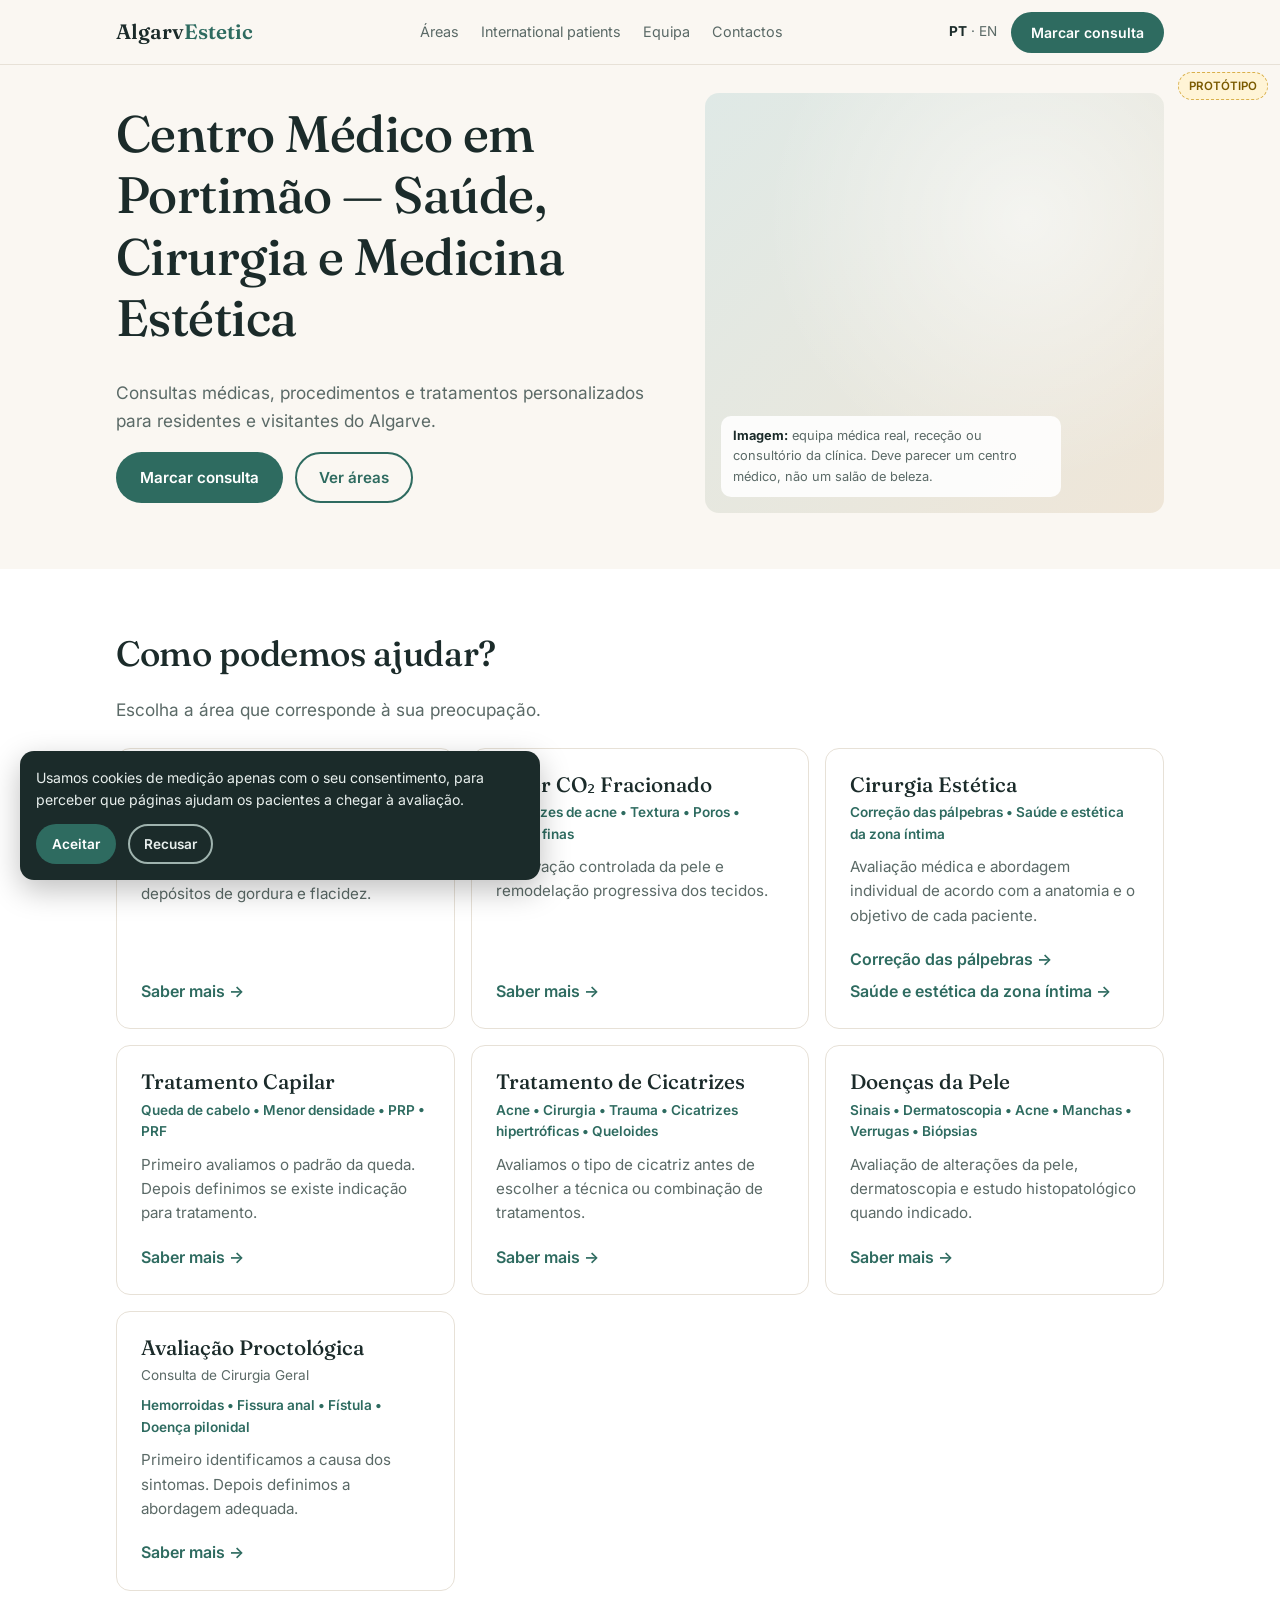
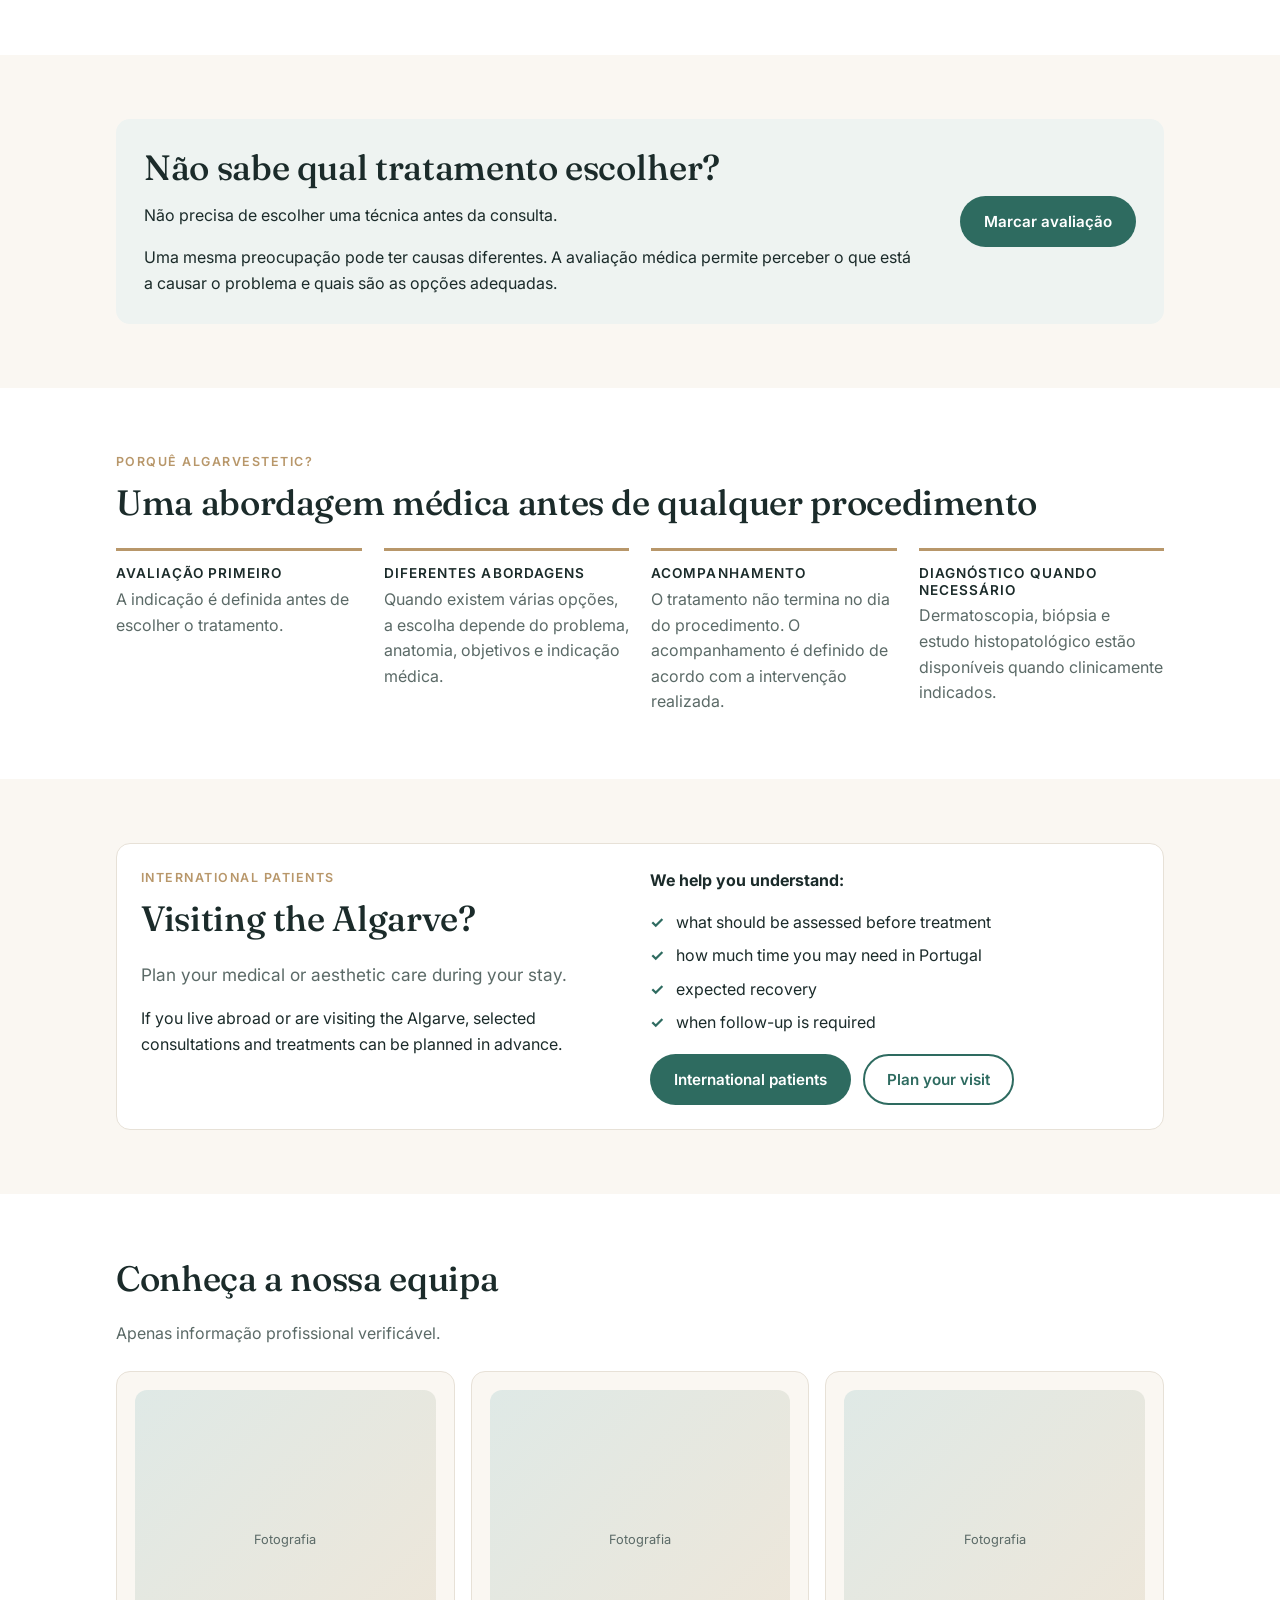
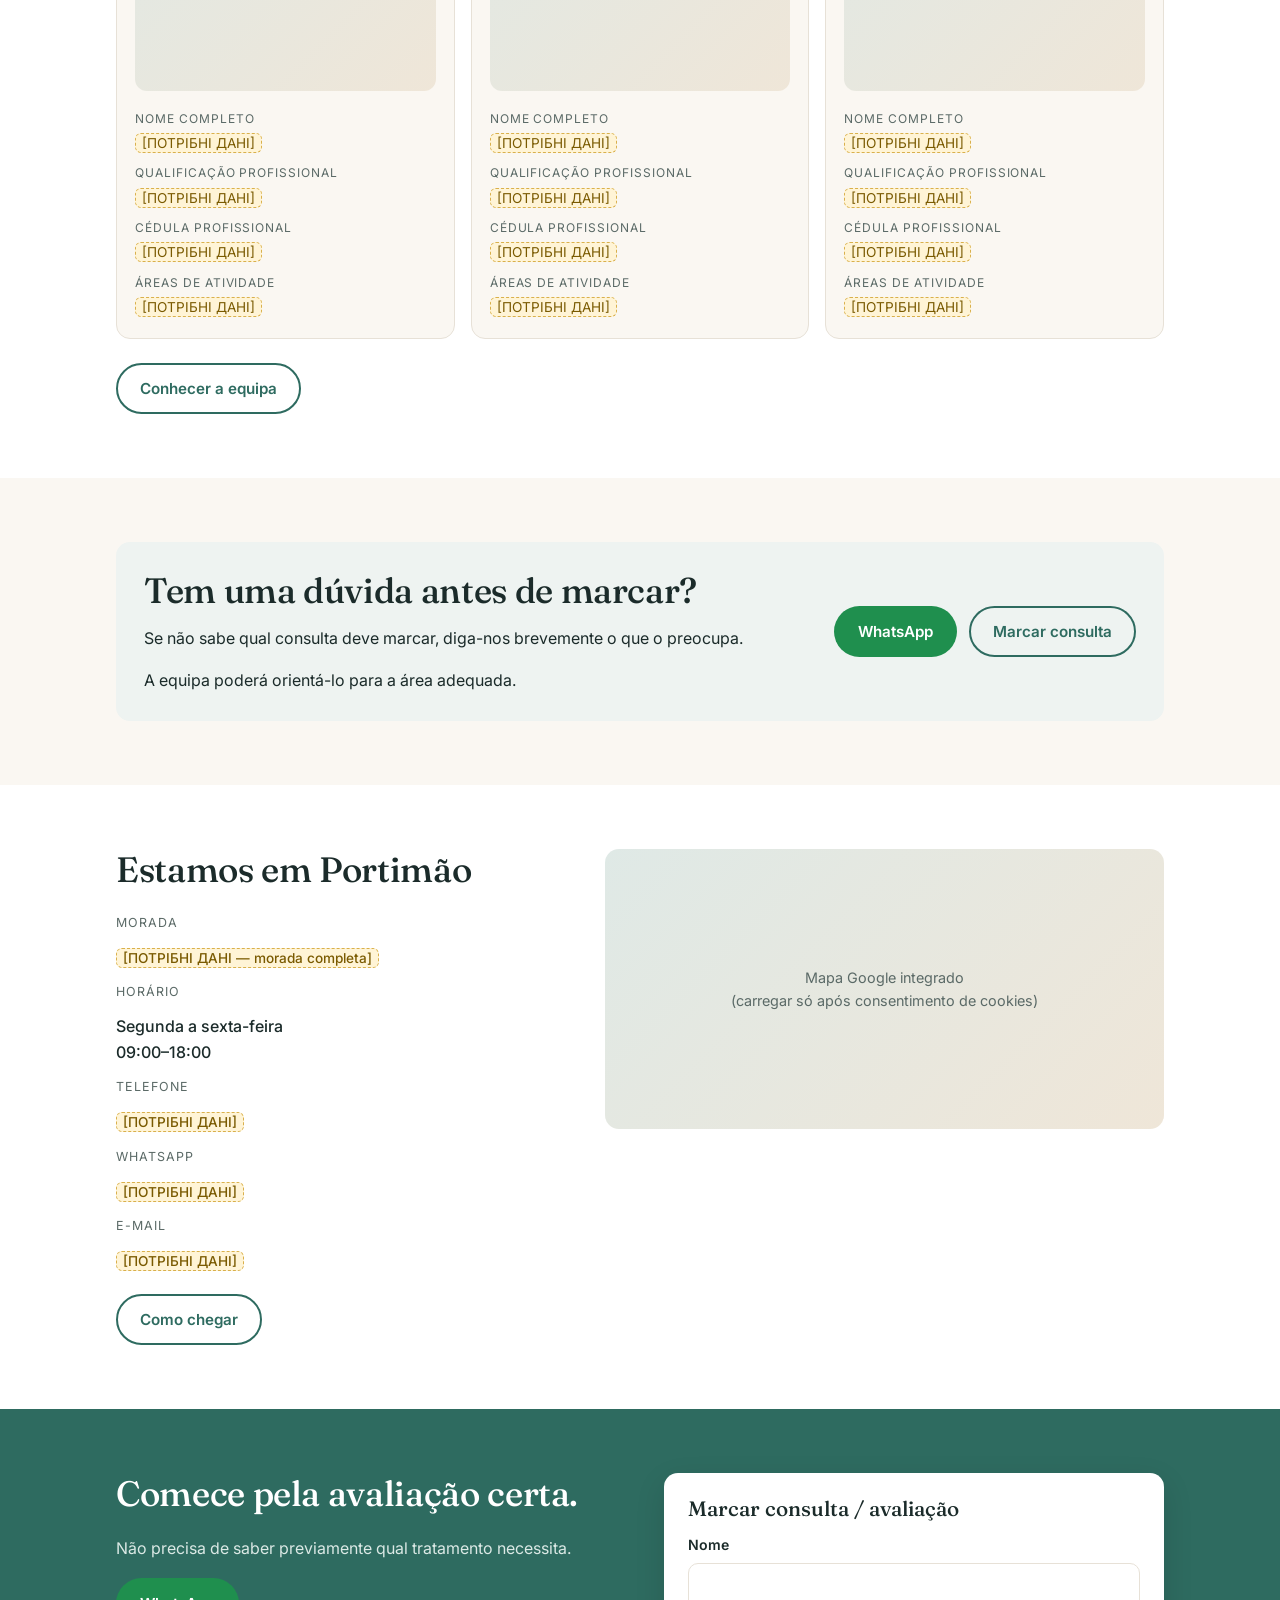
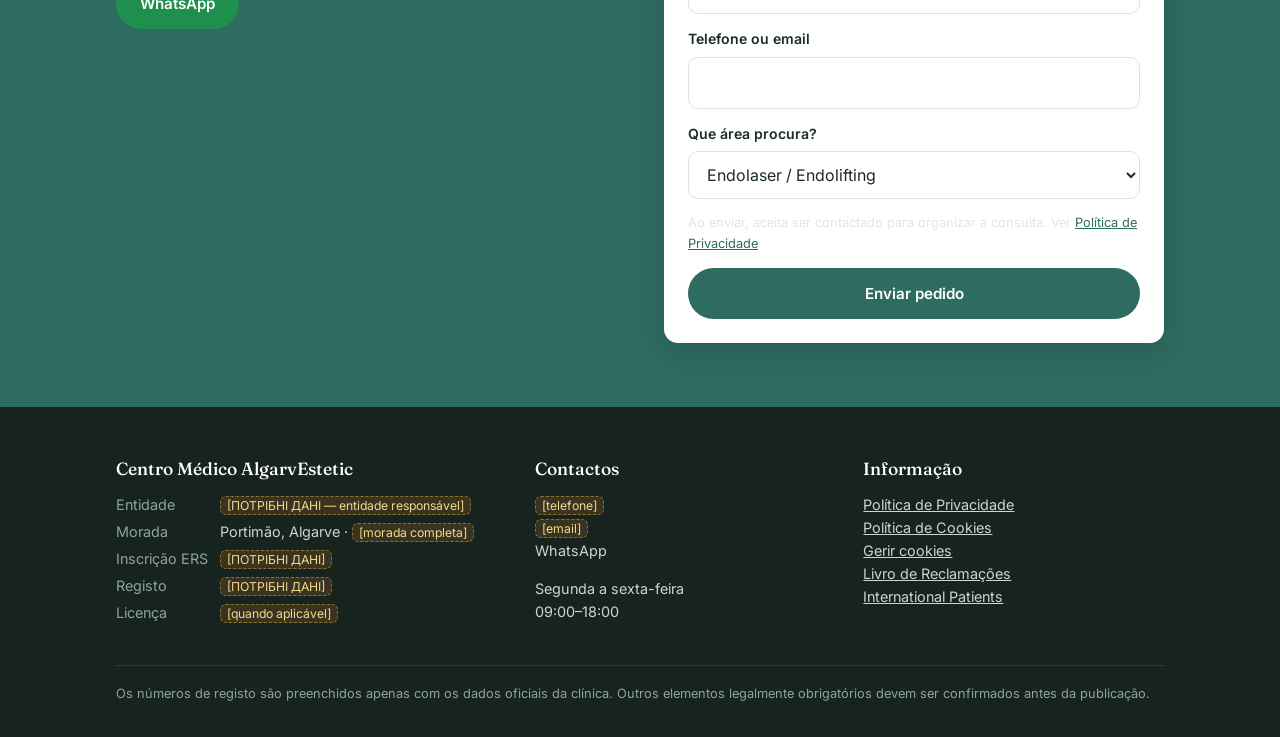
<file: prototype/index.html>
<!doctype html>
<html lang="pt">
<head>
<meta charset="utf-8">
<meta name="viewport" content="width=device-width, initial-scale=1">
<title>Centro Médico em Portimão | AlgarvEstetic</title>
<meta name="description" content="Centro médico em Portimão. Consultas médicas, Cirurgia Geral, doenças da pele, medicina estética, tratamentos capilares e tecnologias laser. Marque a sua avaliação.">
<link rel="preconnect" href="https://fonts.googleapis.com">
<link rel="preconnect" href="https://fonts.gstatic.com" crossorigin>
<link href="https://fonts.googleapis.com/css2?family=Fraunces:opsz,wght@9..144,400;9..144,500;9..144,600&family=Inter:wght@400;500;600&display=swap" rel="stylesheet">
<!--
  PROTÓTIPO VISUAL — não é o site final. Gerado por prototype/build.mjs a partir de content/index.json.
  URL de produção previsto: /
  Cores, logótipo e imagens são marcadores de posição. [ПОТРІБНІ ДАНІ] = dados reais da clínica.
-->
<script type="application/ld+json">
{
  "@context": "https://schema.org",
  "@type": "MedicalClinic",
  "name": "Centro Médico AlgarvEstetic",
  "address": {
    "@type": "PostalAddress",
    "addressLocality": "Portimão",
    "addressRegion": "Algarve",
    "addressCountry": "PT"
  },
  "openingHours": "Mo-Fr 09:00-18:00"
}
</script>
<style>
:root{
  --bg:#faf7f2; --surface:#ffffff; --ink:#1b2b2a; --muted:#5b6a67; --line:#e7e1d7;
  --primary:#2e6b60; --primary-dark:#24564d; --on-primary:#ffffff;
  --accent:#b8976a; --soft:#eef3f1; --warn:#fbf2e9; --warn-line:#e9cfb3;
  --wa:#1f8f4e;
  --radius:14px; --maxw:1080px;
  --serif:"Fraunces", Georgia, serif; --sans:"Inter", system-ui, -apple-system, sans-serif;
}
*{box-sizing:border-box}
html{scroll-behavior:smooth}
body{margin:0;background:var(--bg);color:var(--ink);font:16px/1.6 var(--sans);-webkit-font-smoothing:antialiased}
a{color:var(--primary)}
h1,h2,h3{font-family:var(--serif);font-weight:500;line-height:1.2;margin:0 0 .6em;letter-spacing:-.01em}
h1{font-size:clamp(1.9rem,4.6vw,3rem)}
h2{font-size:clamp(1.5rem,3.2vw,2.2rem)}
h3{font-size:1.15rem;font-family:var(--sans);font-weight:600;letter-spacing:0}
p{margin:0 0 1em}
.container{max-width:var(--maxw);margin:0 auto;padding:0 16px}
.section{padding:64px 0}
.section.alt{background:var(--surface)}
.eyebrow{font-size:.78rem;font-weight:600;letter-spacing:.12em;text-transform:uppercase;color:var(--accent);margin-bottom:.8em}
.lead{font-size:1.08rem;color:var(--muted);max-width:62ch}
.muted{color:var(--muted)}
.placeholder-data{background:#fff4d6;border:1px dashed #d9b04c;color:#7a5a00;padding:1px 6px;border-radius:6px;font-size:.85em;overflow-wrap:anywhere}

/* Buttons */
.btn{display:inline-flex;align-items:center;justify-content:center;gap:.5em;padding:14px 22px;border-radius:999px;font:600 .95rem var(--sans);text-decoration:none;border:2px solid transparent;cursor:pointer;transition:background .2s,transform .1s;min-height:48px;text-align:center}
.btn:active{transform:translateY(1px)}
.btn-primary{background:var(--primary);color:var(--on-primary)}
.btn-primary:hover{background:var(--primary-dark)}
.btn-outline{background:transparent;border-color:var(--primary);color:var(--primary)}
.btn-outline:hover{background:var(--soft)}
.btn-wa{background:var(--wa);color:#fff}
.btn-row{display:flex;flex-wrap:wrap;gap:12px;margin-top:8px}

/* Header */
.site-header{position:sticky;top:0;z-index:40;background:rgba(250,247,242,.94);backdrop-filter:blur(8px);border-bottom:1px solid var(--line)}
.site-header .container{display:flex;align-items:center;justify-content:space-between;height:64px;gap:12px}
.logo{font-family:var(--serif);font-size:1.3rem;font-weight:600;color:var(--ink);text-decoration:none}
.logo span{color:var(--primary)}
.main-nav{display:none}
@media(min-width:1000px){
  .main-nav{display:flex;gap:22px;font-size:.9rem}
  .main-nav a{color:var(--muted);text-decoration:none}
  .main-nav a:hover{color:var(--ink)}
}
.header-right{display:flex;align-items:center;gap:14px}
.lang{font-size:.85rem;color:var(--muted);white-space:nowrap}
.lang b{color:var(--ink)}
.header-cta{padding:10px 18px;min-height:40px;font-size:.88rem}
@media(max-width:879px){.header-cta{display:none}}
.breadcrumbs{font-size:.82rem;color:var(--muted);padding:14px 0 0}
.breadcrumbs a{color:var(--muted);text-decoration:none}

/* Hero */
.hero{padding:28px 0 56px}
.hero-grid{display:grid;gap:28px;align-items:center}
.seo-h1{font:600 1rem/1.4 var(--sans);color:var(--primary);margin:0 0 .5em;letter-spacing:0}
.h1-sub{font-size:.88rem;color:var(--muted);margin:-.3em 0 .9em}
.hook{font-family:var(--serif);font-weight:500;font-size:clamp(1.9rem,4.6vw,3rem);line-height:1.2;letter-spacing:-.01em;margin:0 0 .5em}
.hero .microcopy{font-size:.88rem;color:var(--muted);margin-top:14px;display:flex;align-items:center;gap:8px}
.hero .microcopy::before{content:"";width:8px;height:8px;border-radius:50%;background:var(--primary);flex:none}
.visual{border-radius:var(--radius);background:linear-gradient(135deg,#dfe9e6,#efe6d8);min-height:240px;display:flex;align-items:flex-end;padding:16px;position:relative;overflow:hidden}
.visual::after{content:"";position:absolute;inset:0;background:radial-gradient(circle at 70% 30%,rgba(255,255,255,.55),transparent 60%)}
.visual-label{position:relative;z-index:1;background:rgba(255,255,255,.88);border-radius:10px;padding:10px 12px;font-size:.8rem;color:var(--muted);max-width:340px}
.visual-label b{color:var(--ink)}
@media(min-width:880px){
  .hero-grid{grid-template-columns:1.1fr .9fr}
  .visual{min-height:420px}
}

/* Chips (indicações) */
.chips{display:flex;flex-wrap:wrap;gap:10px;list-style:none;padding:0;margin:16px 0 0}
.chips li{background:var(--bg);border:1px solid var(--line);border-radius:999px;padding:10px 16px;font-weight:500}
.chips-note{margin:18px 0 0;color:var(--muted);max-width:70ch}

/* Blocos visíveis (pergunta | resposta) */
.qa{border-top:1px solid var(--line)}
.qa-row{display:grid;gap:10px;padding:32px 0;border-bottom:1px solid var(--line)}
.qa-row h2{font-size:clamp(1.35rem,2.6vw,1.75rem);margin:0}
.qa-row .answer{max-width:62ch}
.qa-row .answer p:last-child{margin-bottom:0}
@media(min-width:880px){.qa-row{grid-template-columns:340px 1fr;gap:48px}}
.short-answer{font-family:var(--serif);font-size:1.7rem;line-height:1.2;color:var(--primary);margin-bottom:.35em}
.answer-list{margin:0 0 1em;padding-left:1.2em}
.answer-list li{margin:.2em 0}
.know{list-style:none;margin:0;padding:0;display:grid;gap:10px}
.know li{display:flex;gap:14px;align-items:baseline;background:var(--surface);border:1px solid var(--line);border-radius:var(--radius);padding:14px 18px;font-weight:600}
.know .num{font-family:var(--serif);font-size:1.3rem;color:var(--accent);font-weight:500}

/* Mensagens-chave + CTA intermédio */
.keys{margin-top:32px;display:grid;gap:12px}
.callout{border-radius:var(--radius);padding:18px 20px}
.callout p{margin:0}
.callout.info{background:var(--soft);border-left:4px solid var(--primary);font-weight:600}
.mid-cta{margin-top:24px}

/* FAQ */
.faq{margin-top:22px;border-top:1px solid var(--line);max-width:820px}
.faq details{border-bottom:1px solid var(--line)}
.faq summary{cursor:pointer;list-style:none;padding:18px 36px 18px 0;font-weight:600;position:relative}
.faq summary::-webkit-details-marker{display:none}
.faq summary::after{content:"+";position:absolute;right:4px;top:50%;transform:translateY(-50%);font-size:1.4rem;color:var(--primary);font-weight:400}
.faq details[open] summary::after{content:"–"}
.faq .faq-a{padding:0 0 18px;color:var(--muted);max-width:70ch}
.faq .faq-a p:last-child,.faq .faq-a ul:last-child{margin-bottom:0}

/* Doctor */
.doctor{display:grid;gap:22px;align-items:center;background:var(--bg);border:1px solid var(--line);border-radius:var(--radius);padding:22px;margin-top:22px}
.doctor-photo{aspect-ratio:1;border-radius:12px;background:linear-gradient(135deg,#dfe9e6,#efe6d8);display:grid;place-items:center;color:var(--muted);font-size:.8rem;text-align:center;padding:10px;max-width:200px}
.doctor dl{margin:0;display:grid;gap:6px;min-width:0}
.doctor dt{font-size:.78rem;letter-spacing:.08em;text-transform:uppercase;color:var(--muted)}
.doctor dd{margin:0 0 8px;font-weight:500}
@media(min-width:700px){.doctor{grid-template-columns:200px 1fr}}

/* Price */
.price-box{background:var(--surface);border:2px dashed var(--warn-line);border-radius:var(--radius);padding:22px;margin-top:22px}
.price-box .status{display:inline-block;background:var(--warn);color:#8a5a22;font-weight:600;font-size:.8rem;padding:4px 10px;border-radius:999px;margin-bottom:10px}

/* CTA band + form */
.cta-band{background:var(--primary);color:var(--on-primary)}
.cta-band h2{color:#fff}
.cta-band p{color:#dbe9e5}
.form-card{background:var(--surface);color:var(--ink);border-radius:var(--radius);padding:24px;box-shadow:0 10px 30px rgba(0,0,0,.12)}
.form-card h3{font-family:var(--serif);font-weight:500;font-size:1.3rem}
.field{margin-bottom:14px}
.field label{display:block;font-size:.88rem;font-weight:600;margin-bottom:6px}
.field input,.field select{width:100%;padding:12px 14px;border:1px solid var(--line);border-radius:10px;font:inherit;background:#fff;color:var(--ink);min-height:48px}
.field input:focus,.field select:focus{outline:2px solid var(--primary);outline-offset:1px;border-color:transparent}
.consent-line{font-size:.8rem;color:var(--muted);margin:4px 0 14px}
.thanks{display:none;text-align:center;padding:16px 0}
.thanks .check{width:56px;height:56px;border-radius:50%;background:var(--soft);color:var(--primary);display:grid;place-items:center;margin:0 auto 12px;font-size:1.6rem}
.form-card.sent form{display:none}
.form-card.sent .thanks{display:block}
.cta-grid{display:grid;gap:28px;align-items:start}
@media(min-width:880px){.cta-grid{grid-template-columns:1fr 1fr;gap:48px}}

/* International */
.intl{background:var(--surface);border:1px solid var(--line);border-radius:var(--radius);padding:24px;display:grid;gap:20px}
@media(min-width:880px){.intl{grid-template-columns:1fr 1fr;align-items:start}}
.intl .lang-note{font-size:.75rem;color:var(--muted)}
.check-list{list-style:none;padding:0;margin:0 0 18px;display:grid;gap:8px}
.check-list li{padding-left:26px;position:relative}
.check-list li::before{content:"✓";position:absolute;left:0;color:var(--primary);font-weight:700}

/* Sources */
.sources{font-size:.9rem;color:var(--muted)}
.sources ol{padding-left:1.2em}

/* Home */
.home-hero h1{font-size:clamp(2rem,4.8vw,3.2rem)}
.areas{display:grid;gap:16px;grid-template-columns:repeat(auto-fit,minmax(280px,1fr));margin-top:24px}
.area{background:var(--surface);border:1px solid var(--line);border-radius:var(--radius);padding:24px;display:flex;flex-direction:column}
.area h3{font-family:var(--serif);font-weight:500;font-size:1.3rem;margin:0 0 .2em}
.area .area-sub{font-size:.85rem;color:var(--muted);margin:0 0 .6em}
.area .tags{font-size:.85rem;font-weight:600;color:var(--primary);margin:0 0 .7em}
.area p{color:var(--muted);font-size:.95rem}
.area .links{margin-top:auto;display:flex;flex-direction:column;gap:6px;padding-top:4px}
.area .links a{font-weight:600;text-decoration:none}
.area .links a::after{content:" →"}
.band{background:var(--soft);border-radius:var(--radius);padding:28px;display:grid;gap:16px;align-items:center}
.band h2{margin-bottom:.4em}
.band p:last-child{margin-bottom:0}
@media(min-width:880px){.band{grid-template-columns:1fr auto;gap:40px}}
.reasons{display:grid;gap:22px;grid-template-columns:repeat(auto-fit,minmax(220px,1fr));margin-top:24px}
.reason{border-top:3px solid var(--accent);padding-top:14px}
.reason h3{font-size:.85rem;letter-spacing:.08em;text-transform:uppercase;margin-bottom:.4em}
.reason p{margin:0;color:var(--muted)}
.team{display:grid;gap:16px;grid-template-columns:repeat(auto-fit,minmax(220px,1fr));margin:24px 0}
.member{background:var(--bg);border:1px solid var(--line);border-radius:var(--radius);padding:18px}
.member .doctor-photo{max-width:none;margin-bottom:12px}
.member dl{margin:0;display:grid;gap:2px}
.member dt{font-size:.75rem;letter-spacing:.08em;text-transform:uppercase;color:var(--muted);margin-top:6px}
.member dd{margin:0;min-width:0}
.location{display:grid;gap:24px}
@media(min-width:880px){.location{grid-template-columns:1fr 1.2fr;align-items:start}}
.map{border-radius:var(--radius);background:linear-gradient(135deg,#dfe9e6,#efe6d8);min-height:280px;display:grid;place-items:center;color:var(--muted);font-size:.9rem;text-align:center;padding:16px}
.info-list{margin:0 0 20px;display:grid;gap:12px}
.info-list dt{font-size:.78rem;letter-spacing:.08em;text-transform:uppercase;color:var(--muted)}
.info-list dd{margin:0;font-weight:500;min-width:0}

/* Footer */
.site-footer{background:#16231f;color:#c9d6d2;padding:48px 0 32px;font-size:.9rem}
.site-footer h4{color:#fff;font-family:var(--serif);font-weight:500;font-size:1.1rem;margin:0 0 10px}
.site-footer a{color:#c9d6d2}
.footer-grid{display:grid;gap:28px}
@media(min-width:700px){.footer-grid{grid-template-columns:1.3fr 1fr 1fr}}
.legal dl{margin:0;display:grid;grid-template-columns:auto 1fr;gap:4px 12px}
.legal dt{color:#8fa39e}
.legal dd{margin:0;min-width:0}
.site-footer .placeholder-data{background:#3a3320;border-color:#8a7330;color:#f0d98c}
.footer-bottom{border-top:1px solid #2b3b37;margin-top:28px;padding-top:18px;font-size:.8rem;color:#8fa39e}

/* Sticky mobile CTA */
.sticky-cta{position:fixed;left:0;right:0;bottom:0;z-index:50;display:flex;gap:8px;padding:8px 12px calc(8px + env(safe-area-inset-bottom));background:rgba(250,247,242,.97);border-top:1px solid var(--line);backdrop-filter:blur(8px)}
.sticky-cta .btn{flex:1;padding:10px 12px;min-height:44px;font-size:.9rem}
@media(min-width:880px){.sticky-cta{display:none}}
@media(max-width:879px){body{padding-bottom:72px}}

/* Cookie banner (RGPD) */
.cookie{position:fixed;left:12px;right:12px;bottom:84px;z-index:60;background:var(--ink);color:#e8efed;border-radius:var(--radius);padding:16px;box-shadow:0 10px 30px rgba(0,0,0,.25);max-width:520px;font-size:.88rem}
.cookie p{margin:0 0 12px}
.cookie .btn{padding:8px 14px;min-height:40px;font-size:.85rem}
.cookie .btn-outline{border-color:#9fb3ae;color:#e8efed}
.cookie .btn-outline:hover{background:rgba(255,255,255,.08)}
.cookie[hidden]{display:none}
@media(min-width:880px){.cookie{bottom:20px;left:20px;right:auto}}

.proto-badge{position:fixed;top:72px;right:12px;z-index:30;background:#fff4d6;color:#7a5a00;border:1px dashed #d9b04c;font-size:.72rem;font-weight:600;padding:4px 10px;border-radius:999px}
</style>
</head>
<body>

<div class="proto-badge" aria-hidden="true">PROTÓTIPO</div>

<header class="site-header">
  <div class="container">
    <a class="logo" href="index.html">Algarv<span>Estetic</span></a>
    <nav class="main-nav" aria-label="Principal">
      <a href="index.html#areas">Áreas</a><a href="index.html#international">International patients</a><a href="index.html#equipa">Equipa</a><a href="index.html#contactos">Contactos</a>
    </nav>
    <div class="header-right">
      <span class="lang"><b>PT</b> · EN</span>
      <a class="btn btn-primary header-cta" href="#avaliar" data-cta="header_marcar">Marcar consulta</a>
    </div>
  </div>
</header>

<main>
  <!-- 01 HERO -->
  <section class="hero home-hero" id="hero">
    <div class="container hero-grid">
      <div>
        <h1>Centro Médico em Portimão — Saúde, Cirurgia e Medicina Estética</h1>
        <p class="lead">Consultas médicas, procedimentos e tratamentos personalizados para residentes e visitantes do Algarve.</p>
        <div class="btn-row">
          <a class="btn btn-primary" href="#avaliar" data-cta="hero_marcar">Marcar consulta</a>
          <a class="btn btn-outline" href="#areas" data-cta="hero_areas">Ver áreas</a>
        </div>
      </div>
      <div class="visual" role="img" aria-label="Espaço para imagem">
        <div class="visual-label"><b>Imagem:</b> equipa médica real, receção ou consultório da clínica. Deve parecer um centro médico, não um salão de beleza.</div>
      </div>
    </div>
  </section>

  <!-- 02 O QUE PROCURA? -->
  <section class="section alt" id="areas">
    <div class="container">
      <h2>Como podemos ajudar?</h2>
      <p class="lead">Escolha a área que corresponde à sua preocupação.</p>
      <div class="areas">
        <article class="area">
          <h3>Endolaser / Endolifting</h3>
          
          <p class="tags">Papada • Gordura localizada • Flacidez</p>
          <p>Procedimento minimamente invasivo para casos selecionados de pequenos depósitos de gordura e flacidez.</p>
          <div class="links"><a href="endolaser-algarve.html" data-cta="area_endolaser-algarve">Saber mais</a></div>
        </article>
        <article class="area">
          <h3>Laser CO₂ Fracionado</h3>
          
          <p class="tags">Cicatrizes de acne • Textura • Poros • Linhas finas</p>
          <p>Renovação controlada da pele e remodelação progressiva dos tecidos.</p>
          <div class="links"><a href="laser-co2-fracionado-algarve.html" data-cta="area_laser-co2-fracionado-algarve">Saber mais</a></div>
        </article>
        <article class="area">
          <h3>Cirurgia Estética</h3>
          
          <p class="tags">Correção das pálpebras • Saúde e estética da zona íntima</p>
          <p>Avaliação médica e abordagem individual de acordo com a anatomia e o objetivo de cada paciente.</p>
          <div class="links"><a href="blefaroplastia-algarve.html" data-cta="area_blefaroplastia-algarve">Correção das pálpebras</a><a href="saude-estetica-intima.html" data-cta="area_saude-estetica-intima">Saúde e estética da zona íntima</a></div>
        </article>
        <article class="area">
          <h3>Tratamento Capilar</h3>
          
          <p class="tags">Queda de cabelo • Menor densidade • PRP • PRF</p>
          <p>Primeiro avaliamos o padrão da queda. Depois definimos se existe indicação para tratamento.</p>
          <div class="links"><a href="queda-de-cabelo-algarve.html" data-cta="area_queda-de-cabelo-algarve">Saber mais</a></div>
        </article>
        <article class="area">
          <h3>Tratamento de Cicatrizes</h3>
          
          <p class="tags">Acne • Cirurgia • Trauma • Cicatrizes hipertróficas • Queloides</p>
          <p>Avaliamos o tipo de cicatriz antes de escolher a técnica ou combinação de tratamentos.</p>
          <div class="links"><a href="tratamento-cicatrizes-algarve.html" data-cta="area_tratamento-cicatrizes-algarve">Saber mais</a></div>
        </article>
        <article class="area">
          <h3>Doenças da Pele</h3>
          
          <p class="tags">Sinais • Dermatoscopia • Acne • Manchas • Verrugas • Biópsias</p>
          <p>Avaliação de alterações da pele, dermatoscopia e estudo histopatológico quando indicado.</p>
          <div class="links"><a href="doencas-da-pele-portimao.html" data-cta="area_doencas-da-pele-portimao">Saber mais</a></div>
        </article>
        <article class="area">
          <h3>Avaliação Proctológica</h3>
          <p class="area-sub">Consulta de Cirurgia Geral</p>
          <p class="tags">Hemorroidas • Fissura anal • Fístula • Doença pilonidal</p>
          <p>Primeiro identificamos a causa dos sintomas. Depois definimos a abordagem adequada.</p>
          <div class="links"><a href="avaliacao-proctologica-portimao.html" data-cta="area_avaliacao-proctologica-portimao">Saber mais</a></div>
        </article>
      </div>
    </div>
  </section>

  <!-- 03 NÃO SABE QUAL TRATAMENTO ESCOLHER? -->
  <section class="section">
    <div class="container">
      <div class="band">
        <div>
          <h2>Não sabe qual tratamento escolher?</h2>
          <p>Não precisa de escolher uma técnica antes da consulta.</p>
          <p>Uma mesma preocupação pode ter causas diferentes. A avaliação médica permite perceber o que está a causar o problema e quais são as opções adequadas.</p>
        </div>
        <a class="btn btn-primary" href="#avaliar" data-cta="notsure_marcar">Marcar avaliação</a>
      </div>
    </div>
  </section>

  <!-- 04 PORQUÊ ALGARVESTETIC? -->
  <section class="section alt" id="porque">
    <div class="container">
      <div class="eyebrow">Porquê AlgarvEstetic?</div>
      <h2>Uma abordagem médica antes de qualquer procedimento</h2>
      <div class="reasons">
        <div class="reason"><h3>Avaliação primeiro</h3><p>A indicação é definida antes de escolher o tratamento.</p></div>
        <div class="reason"><h3>Diferentes abordagens</h3><p>Quando existem várias opções, a escolha depende do problema, anatomia, objetivos e indicação médica.</p></div>
        <div class="reason"><h3>Acompanhamento</h3><p>O tratamento não termina no dia do procedimento. O acompanhamento é definido de acordo com a intervenção realizada.</p></div>
        <div class="reason"><h3>Diagnóstico quando necessário</h3><p>Dermatoscopia, biópsia e estudo histopatológico estão disponíveis quando clinicamente indicados.</p></div>
      </div>
    </div>
  </section>

  <!-- 05 INTERNATIONAL PATIENTS -->
  <section class="section" id="international" lang="en">
    <div class="container">
      <div class="intl">
        <div>
          <div class="eyebrow">International patients</div>
          <h2>Visiting the Algarve?</h2>
          <p class="lead">Plan your medical or aesthetic care during your stay.</p>
          <p>If you live abroad or are visiting the Algarve, selected consultations and treatments can be planned in advance.</p>
        </div>
        <div>
          <p><strong>We help you understand:</strong></p>
          <ul class="check-list"><li>what should be assessed before treatment</li><li>how much time you may need in Portugal</li><li>expected recovery</li><li>when follow-up is required</li></ul>
          <div class="btn-row">
            <a class="btn btn-primary" href="#" data-cta="intl_page">International patients</a>
            <a class="btn btn-outline" href="#" data-cta="intl_plan">Plan your visit</a>
          </div>
        </div>
      </div>
    </div>
  </section>

  <!-- 06 EQUIPA MÉDICA -->
  <section class="section alt" id="equipa">
    <div class="container">
      <h2>Conheça a nossa equipa</h2>
      <p class="muted">Apenas informação profissional verificável.</p>
      <div class="team">
        <div class="member">
          <div class="doctor-photo">Fotografia</div>
          <dl>
            <dt>Nome completo</dt><dd><span class="placeholder-data">[ПОТРІБНІ ДАНІ]</span></dd>
            <dt>Qualificação profissional</dt><dd><span class="placeholder-data">[ПОТРІБНІ ДАНІ]</span></dd>
            <dt>Cédula profissional</dt><dd><span class="placeholder-data">[ПОТРІБНІ ДАНІ]</span></dd>
            <dt>Áreas de atividade</dt><dd><span class="placeholder-data">[ПОТРІБНІ ДАНІ]</span></dd>
          </dl>
        </div>
        <div class="member">
          <div class="doctor-photo">Fotografia</div>
          <dl>
            <dt>Nome completo</dt><dd><span class="placeholder-data">[ПОТРІБНІ ДАНІ]</span></dd>
            <dt>Qualificação profissional</dt><dd><span class="placeholder-data">[ПОТРІБНІ ДАНІ]</span></dd>
            <dt>Cédula profissional</dt><dd><span class="placeholder-data">[ПОТРІБНІ ДАНІ]</span></dd>
            <dt>Áreas de atividade</dt><dd><span class="placeholder-data">[ПОТРІБНІ ДАНІ]</span></dd>
          </dl>
        </div>
        <div class="member">
          <div class="doctor-photo">Fotografia</div>
          <dl>
            <dt>Nome completo</dt><dd><span class="placeholder-data">[ПОТРІБНІ ДАНІ]</span></dd>
            <dt>Qualificação profissional</dt><dd><span class="placeholder-data">[ПОТРІБНІ ДАНІ]</span></dd>
            <dt>Cédula profissional</dt><dd><span class="placeholder-data">[ПОТРІБНІ ДАНІ]</span></dd>
            <dt>Áreas de atividade</dt><dd><span class="placeholder-data">[ПОТРІБНІ ДАНІ]</span></dd>
          </dl>
        </div>
      </div>
      <a class="btn btn-outline" href="#" data-cta="team">Conhecer a equipa</a>
    </div>
  </section>

  <!-- 07 TEM UMA DÚVIDA? -->
  <section class="section">
    <div class="container">
      <div class="band">
        <div>
          <h2>Tem uma dúvida antes de marcar?</h2>
          <p>Se não sabe qual consulta deve marcar, diga-nos brevemente o que o preocupa.</p>
          <p>A equipa poderá orientá-lo para a área adequada.</p>
        </div>
        <div class="btn-row" style="margin:0">
          <a class="btn btn-wa" href="#" data-cta="question_whatsapp" data-wa>WhatsApp</a>
          <a class="btn btn-outline" href="#avaliar" data-cta="question_marcar">Marcar consulta</a>
        </div>
      </div>
    </div>
  </section>

  <!-- 08 LOCALIZAÇÃO -->
  <section class="section alt" id="contactos">
    <div class="container location">
      <div>
        <h2>Estamos em Portimão</h2>
        <dl class="info-list">
          <dt>Morada</dt><dd><span class="placeholder-data">[ПОТРІБНІ ДАНІ — morada completa]</span></dd>
          <dt>Horário</dt><dd>Segunda a sexta-feira<br>09:00–18:00</dd>
          <dt>Telefone</dt><dd><span class="placeholder-data">[ПОТРІБНІ ДАНІ]</span></dd>
          <dt>WhatsApp</dt><dd><span class="placeholder-data">[ПОТРІБНІ ДАНІ]</span></dd>
          <dt>E-mail</dt><dd><span class="placeholder-data">[ПОТРІБНІ ДАНІ]</span></dd>
        </dl>
        <a class="btn btn-outline" href="#" data-cta="directions">Como chegar</a>
      </div>
      <div class="map">Mapa Google integrado<br>(carregar só após consentimento de cookies)</div>
    </div>
  </section>

  <!-- 09 CTA FINAL + FORM -->
  <section class="section cta-band" id="avaliar">
    <div class="container cta-grid">
      <div>
        <h2>Comece pela avaliação certa.</h2>
        <p>Não precisa de saber previamente qual tratamento necessita.</p>
        <div class="btn-row"><a class="btn btn-wa" href="#" data-cta="cta_whatsapp" data-wa>WhatsApp</a></div>
      </div>
      <div class="form-card" id="lead-card">
        <form id="lead-form" novalidate>
          <h3>Marcar consulta / avaliação</h3>
          <div class="field"><label for="f-nome">Nome</label><input id="f-nome" name="nome" autocomplete="name" required></div>
          <div class="field"><label for="f-contacto">Telefone ou email</label><input id="f-contacto" name="contacto" autocomplete="tel" required></div>
          <div class="field"><label for="f-zona">Que área procura?</label>
            <select id="f-zona" name="zona"><option>Endolaser / Endolifting</option><option>Laser CO₂ Fracionado</option><option>Cirurgia Estética</option><option>Tratamento Capilar</option><option>Tratamento de Cicatrizes</option><option>Doenças da Pele</option><option>Consulta de Cirurgia Geral</option><option>Não tenho a certeza</option></select>
          </div>
          <input type="hidden" name="lead_id" id="f-lead">
          <input type="hidden" name="page" value="index">
          <p class="consent-line">Ao enviar, aceita ser contactado para organizar a consulta. Ver <a href="#">Política de Privacidade</a>.</p>
          <button class="btn btn-primary" type="submit" style="width:100%">Enviar pedido</button>
        </form>
        <div class="thanks" role="status" aria-live="polite">
          <div class="check">✓</div>
          <h3>Pedido recebido.</h3>
          <p class="muted">Entraremos em contacto para organizar a consulta.</p>
        </div>
      </div>
    </div>
  </section>
</main>

<footer class="site-footer">
  <div class="container">
    <div class="footer-grid">
      <div class="legal">
        <h4>Centro Médico AlgarvEstetic</h4>
        <dl>
          <dt>Entidade</dt><dd><span class="placeholder-data">[ПОТРІБНІ ДАНІ — entidade responsável]</span></dd>
          <dt>Morada</dt><dd>Portimão, Algarve · <span class="placeholder-data">[morada completa]</span></dd>
          <dt>Inscrição ERS</dt><dd><span class="placeholder-data">[ПОТРІБНІ ДАНІ]</span></dd>
          <dt>Registo</dt><dd><span class="placeholder-data">[ПОТРІБНІ ДАНІ]</span></dd>
          <dt>Licença</dt><dd><span class="placeholder-data">[quando aplicável]</span></dd>
        </dl>
      </div>
      <div>
        <h4>Contactos</h4>
        <p><span class="placeholder-data">[telefone]</span><br><span class="placeholder-data">[email]</span><br>WhatsApp</p>
        <p>Segunda a sexta-feira<br>09:00–18:00</p>
      </div>
      <div>
        <h4>Informação</h4>
        <p><a href="#">Política de Privacidade</a><br><a href="#">Política de Cookies</a><br><a href="#" id="manage-cookies">Gerir cookies</a><br><a href="https://www.livroreclamacoes.pt" target="_blank" rel="noopener">Livro de Reclamações</a><br><a href="index.html#international">International Patients</a></p>
      </div>
    </div>
    <div class="footer-bottom">Os números de registo são preenchidos apenas com os dados oficiais da clínica. Outros elementos legalmente obrigatórios devem ser confirmados antes da publicação.</div>
  </div>
</footer>

<!-- Sticky CTA mobile -->
<div class="sticky-cta">
  <a class="btn btn-primary" href="#avaliar" data-cta="sticky_marcar">Marcar</a>
  <a class="btn btn-wa" href="#" data-cta="sticky_whatsapp" data-wa>WhatsApp</a>
</div>

<!-- RGPD cookie consent -->
<div class="cookie" id="cookie" hidden>
  <p>Usamos cookies de medição apenas com o seu consentimento, para perceber que páginas ajudam os pacientes a chegar à avaliação.</p>
  <div class="btn-row" style="margin:0">
    <button class="btn btn-primary" data-consent="granted">Aceitar</button>
    <button class="btn btn-outline" data-consent="denied">Recusar</button>
  </div>
</div>

<script>window.PAGE = {"slug":"index","leadPrefix":"home","whatsappText":"Olá, gostaria de marcar uma consulta."};</script>
<script>
(() => {
  const P = window.PAGE;

  // lead_id: liga o pedido do site às etapas offline (Marcação → Compareceu → Procedimento → Receita).
  const leadId = P.leadPrefix + '-' + Date.now().toString(36) + '-' + Math.random().toString(36).slice(2, 7);
  document.getElementById('f-lead').value = leadId;

  // Consentimento RGPD: nenhum evento de medição é enviado antes de "Aceitar".
  let consent = null;
  try { consent = localStorage.getItem('consent'); } catch (e) {}
  const cookie = document.getElementById('cookie');
  if (!consent) cookie.hidden = false;
  cookie.addEventListener('click', e => {
    const v = e.target.dataset.consent; if (!v) return;
    consent = v; try { localStorage.setItem('consent', v); } catch (e) {}
    cookie.hidden = true;
  });
  document.getElementById('manage-cookies').addEventListener('click', e => { e.preventDefault(); cookie.hidden = false; });

  function track(event, params) {
    if (consent !== 'granted') return;            // Consent Mode: sem consentimento, nada é enviado
    // Produção: gtag('event', event, params) + Meta Pixel/CAPI com o mesmo event_id
    console.log('[track]', event, params);
  }

  document.querySelectorAll('[data-cta]').forEach(el =>
    el.addEventListener('click', () => track('cta_click', { page: P.slug, cta: el.dataset.cta, lead_id: leadId })));

  // WhatsApp com lead_id na mensagem pré-preenchida
  const waText = encodeURIComponent(P.whatsappText + ' (ref: ' + leadId + ')');
  document.querySelectorAll('[data-wa]').forEach(a => {
    a.href = 'https://wa.me/?text=' + waText;    // [ПОТРІБНІ ДАНІ]: número da clínica
    a.target = '_blank'; a.rel = 'noopener';
  });

  // Formulário curto → ecrã "Pedido recebido" + conversion event
  document.getElementById('lead-form').addEventListener('submit', e => {
    e.preventDefault();
    const f = e.target;
    if (!f.nome.value.trim() || !f.contacto.value.trim()) { f.reportValidity(); return; }
    track('generate_lead', { page: P.slug, zona: f.zona ? f.zona.value : undefined, lead_id: leadId });
    document.getElementById('lead-card').classList.add('sent');
  });
})();
</script>
</body>
</html>
</file>
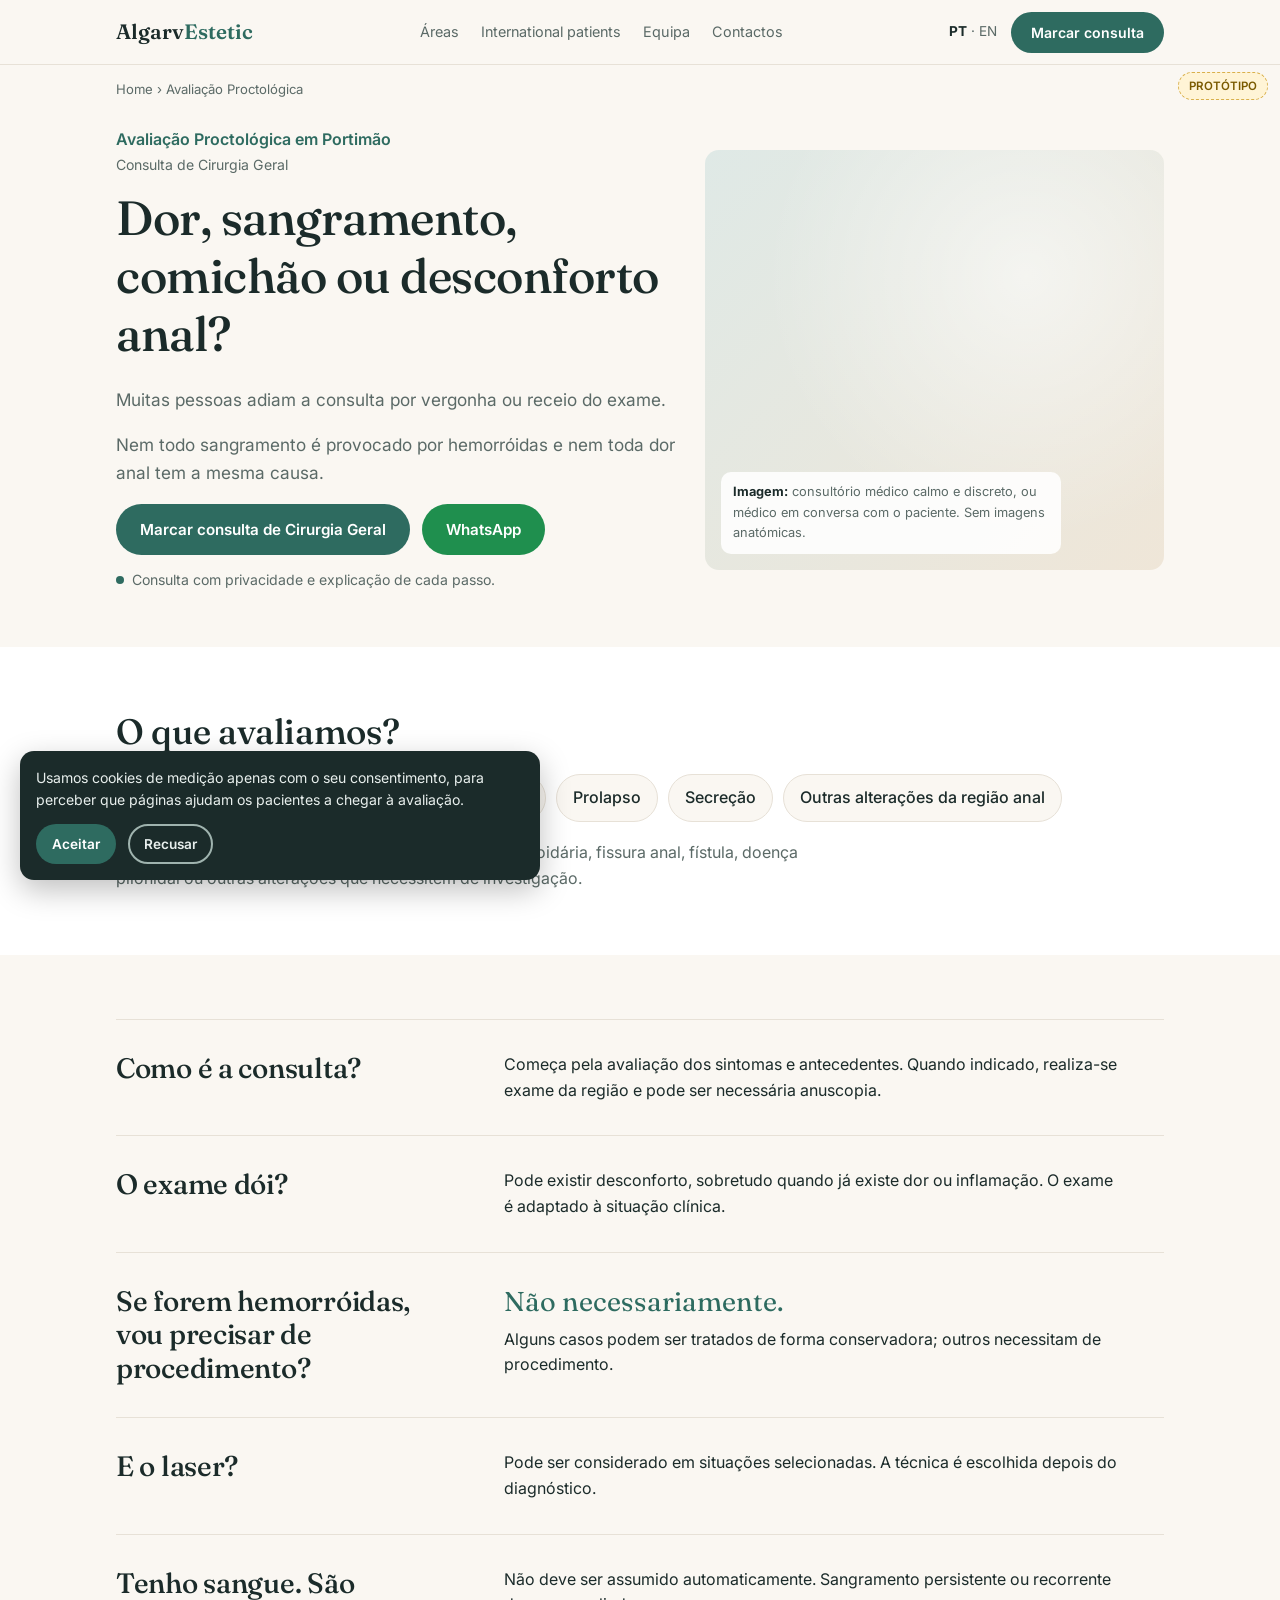
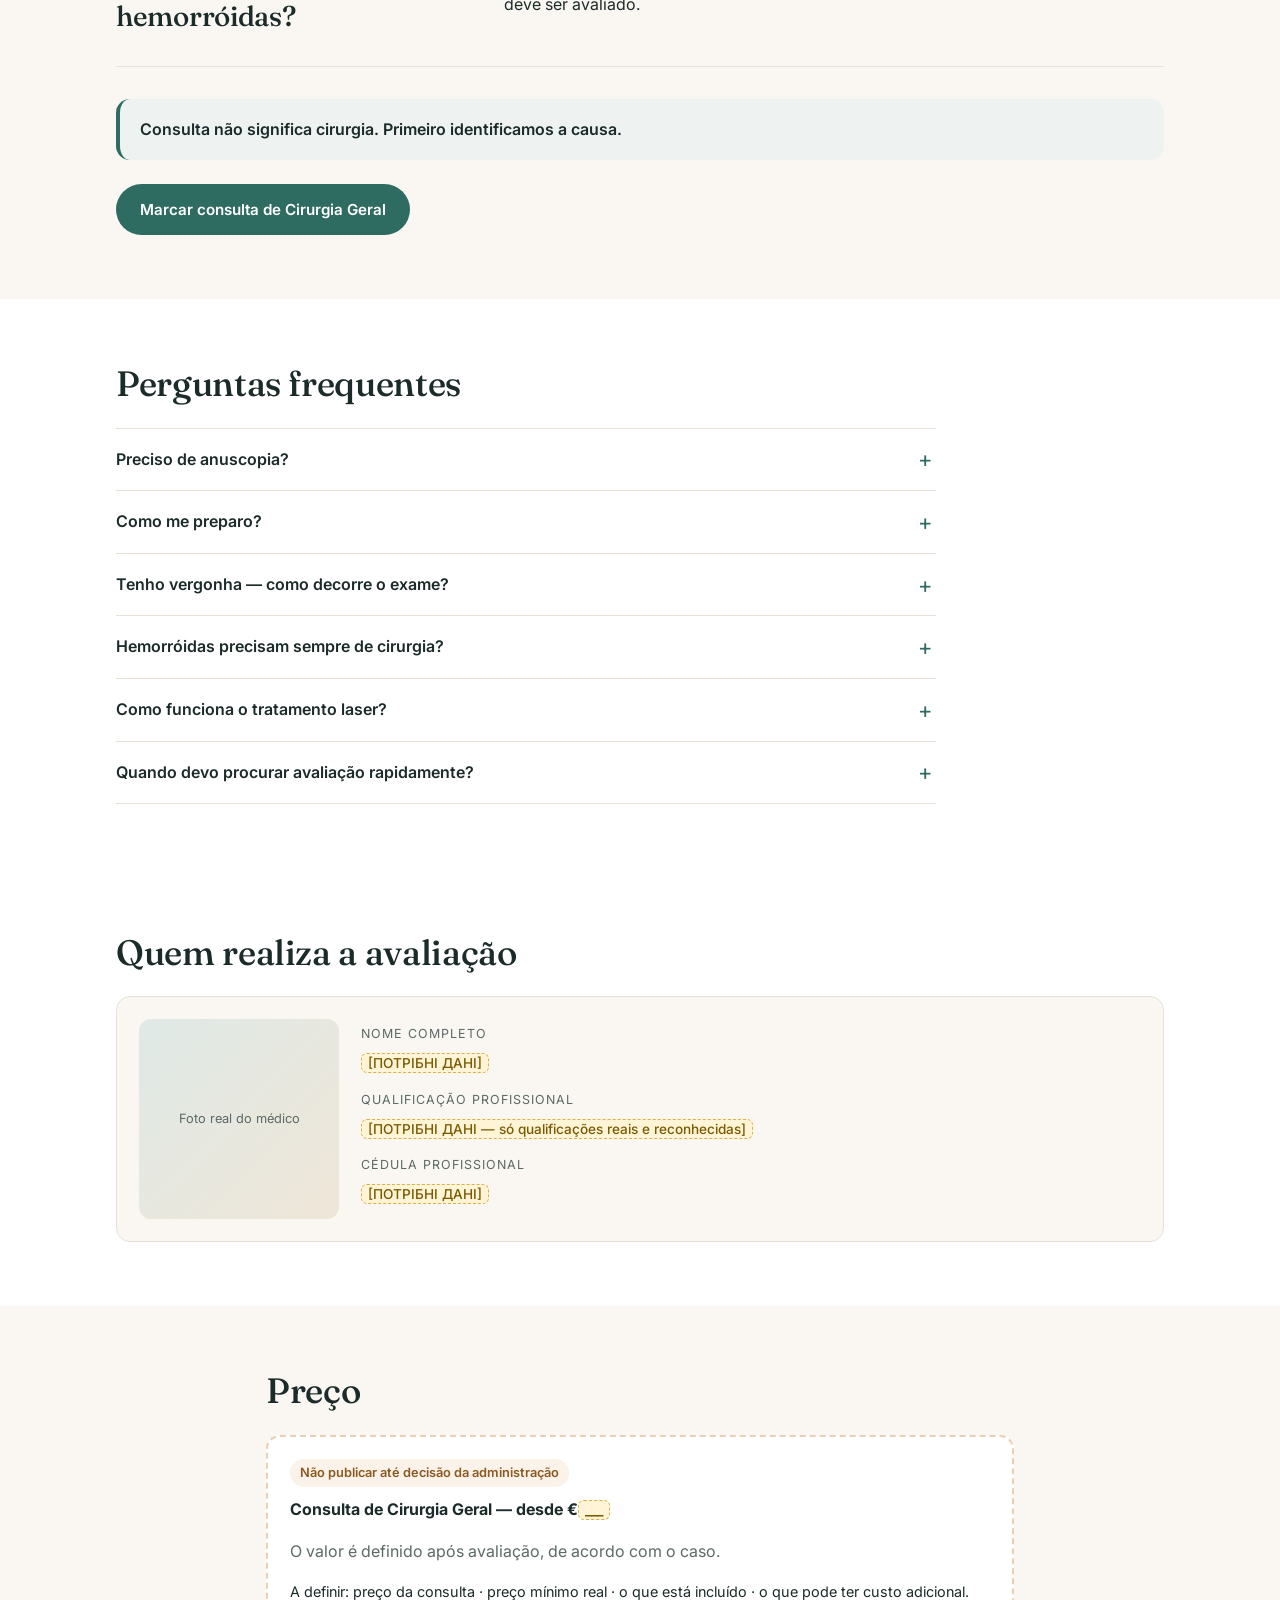
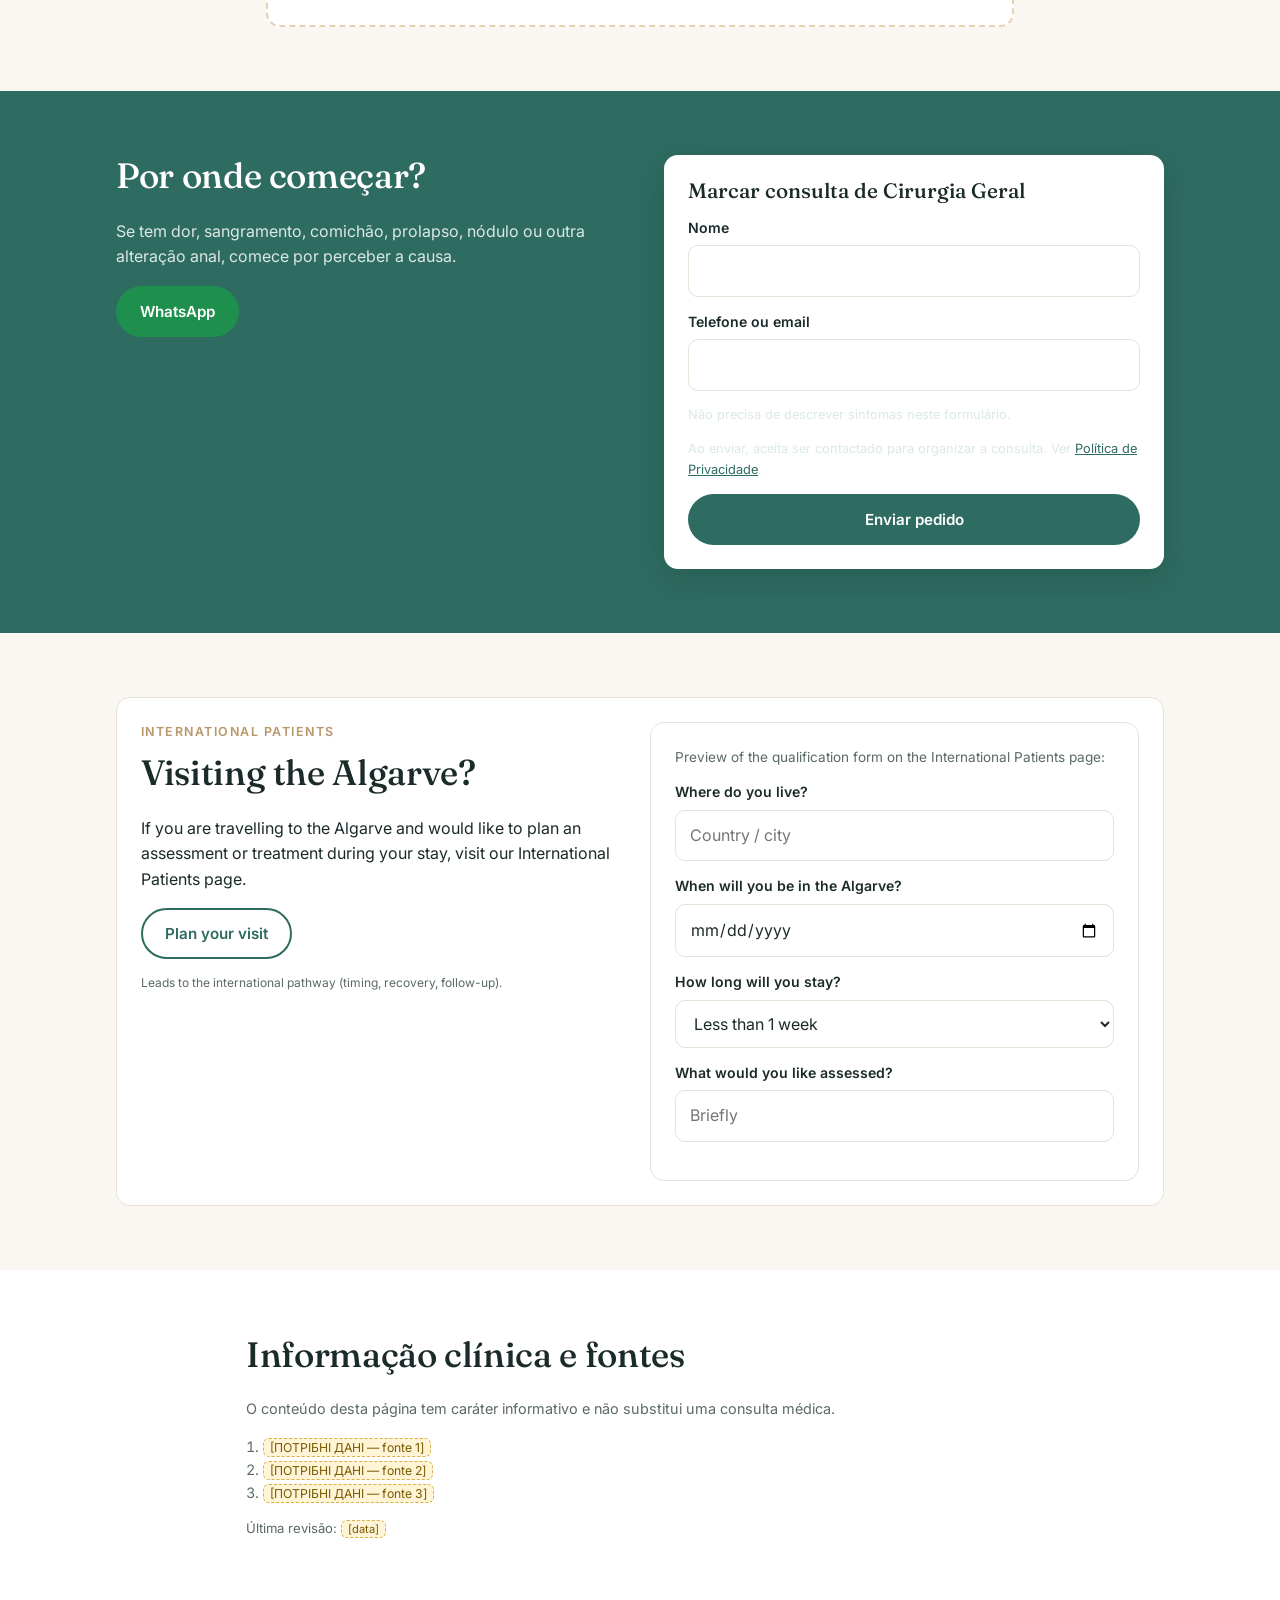
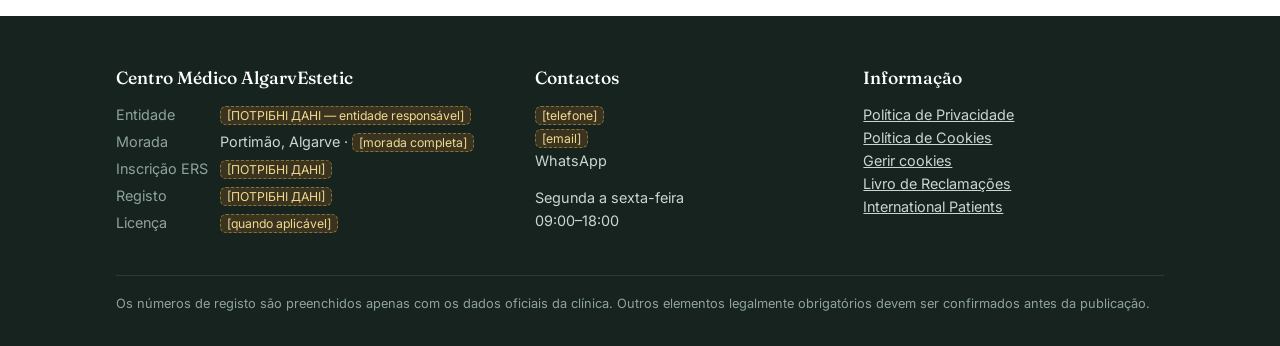
<file: prototype/avaliacao-proctologica-portimao.html>
<!doctype html>
<html lang="pt">
<head>
<meta charset="utf-8">
<meta name="viewport" content="width=device-width, initial-scale=1">
<title>Proctologia Portimão | Hemorroidas, Fissuras e Avaliação</title>
<meta name="description" content="Avaliação proctológica em Portimão (Consulta de Cirurgia Geral): sangramento, dor, comichão, hemorroidas, fissura anal, fístula e doença pilonidal.">
<link rel="preconnect" href="https://fonts.googleapis.com">
<link rel="preconnect" href="https://fonts.gstatic.com" crossorigin>
<link href="https://fonts.googleapis.com/css2?family=Fraunces:opsz,wght@9..144,400;9..144,500;9..144,600&family=Inter:wght@400;500;600&display=swap" rel="stylesheet">
<!--
  PROTÓTIPO VISUAL — não é o site final. Gerado por prototype/build.mjs a partir de content/avaliacao-proctologica-portimao.json.
  URL de produção previsto: /avaliacao-proctologica-portimao/
  Cores, logótipo e imagens são marcadores de posição. [ПОТРІБНІ ДАНІ] = dados reais da clínica.
-->
<script type="application/ld+json">
{
  "@context": "https://schema.org",
  "@type": "FAQPage",
  "mainEntity": [
    {
      "@type": "Question",
      "name": "Preciso de anuscopia?",
      "acceptedAnswer": {
        "@type": "Answer",
        "text": "Depende do caso. Quando indicado, realiza-se exame da região e, conforme o caso, anuscopia ou outros exames necessários."
      }
    },
    {
      "@type": "Question",
      "name": "Tenho vergonha — como decorre o exame?",
      "acceptedAnswer": {
        "@type": "Answer",
        "text": "É uma preocupação comum. A avaliação é realizada com privacidade, respeito e explicação do exame necessário. O exame é adaptado à situação clínica e à tolerância do paciente."
      }
    },
    {
      "@type": "Question",
      "name": "Hemorróidas precisam sempre de cirurgia?",
      "acceptedAnswer": {
        "@type": "Answer",
        "text": "Não necessariamente. O tratamento depende dos sintomas, grau da doença, presença de prolapso, sangramento e resposta a tratamentos anteriores. Alguns casos podem ser tratados de forma conservadora; outros podem necessitar de procedimento."
      }
    },
    {
      "@type": "Question",
      "name": "Quando devo procurar avaliação rapidamente?",
      "acceptedAnswer": {
        "@type": "Answer",
        "text": "Procure avaliação especialmente perante sangramento persistente, dor importante, febre associada a inchaço, secreção purulenta, alteração persistente do trânsito intestinal, perda de peso não intencional ou agravamento dos sintomas."
      }
    }
  ]
}
</script>
<style>
:root{
  --bg:#faf7f2; --surface:#ffffff; --ink:#1b2b2a; --muted:#5b6a67; --line:#e7e1d7;
  --primary:#2e6b60; --primary-dark:#24564d; --on-primary:#ffffff;
  --accent:#b8976a; --soft:#eef3f1; --warn:#fbf2e9; --warn-line:#e9cfb3;
  --wa:#1f8f4e;
  --radius:14px; --maxw:1080px;
  --serif:"Fraunces", Georgia, serif; --sans:"Inter", system-ui, -apple-system, sans-serif;
}
*{box-sizing:border-box}
html{scroll-behavior:smooth}
body{margin:0;background:var(--bg);color:var(--ink);font:16px/1.6 var(--sans);-webkit-font-smoothing:antialiased}
a{color:var(--primary)}
h1,h2,h3{font-family:var(--serif);font-weight:500;line-height:1.2;margin:0 0 .6em;letter-spacing:-.01em}
h1{font-size:clamp(1.9rem,4.6vw,3rem)}
h2{font-size:clamp(1.5rem,3.2vw,2.2rem)}
h3{font-size:1.15rem;font-family:var(--sans);font-weight:600;letter-spacing:0}
p{margin:0 0 1em}
.container{max-width:var(--maxw);margin:0 auto;padding:0 16px}
.section{padding:64px 0}
.section.alt{background:var(--surface)}
.eyebrow{font-size:.78rem;font-weight:600;letter-spacing:.12em;text-transform:uppercase;color:var(--accent);margin-bottom:.8em}
.lead{font-size:1.08rem;color:var(--muted);max-width:62ch}
.muted{color:var(--muted)}
.placeholder-data{background:#fff4d6;border:1px dashed #d9b04c;color:#7a5a00;padding:1px 6px;border-radius:6px;font-size:.85em;overflow-wrap:anywhere}

/* Buttons */
.btn{display:inline-flex;align-items:center;justify-content:center;gap:.5em;padding:14px 22px;border-radius:999px;font:600 .95rem var(--sans);text-decoration:none;border:2px solid transparent;cursor:pointer;transition:background .2s,transform .1s;min-height:48px;text-align:center}
.btn:active{transform:translateY(1px)}
.btn-primary{background:var(--primary);color:var(--on-primary)}
.btn-primary:hover{background:var(--primary-dark)}
.btn-outline{background:transparent;border-color:var(--primary);color:var(--primary)}
.btn-outline:hover{background:var(--soft)}
.btn-wa{background:var(--wa);color:#fff}
.btn-row{display:flex;flex-wrap:wrap;gap:12px;margin-top:8px}

/* Header */
.site-header{position:sticky;top:0;z-index:40;background:rgba(250,247,242,.94);backdrop-filter:blur(8px);border-bottom:1px solid var(--line)}
.site-header .container{display:flex;align-items:center;justify-content:space-between;height:64px;gap:12px}
.logo{font-family:var(--serif);font-size:1.3rem;font-weight:600;color:var(--ink);text-decoration:none}
.logo span{color:var(--primary)}
.main-nav{display:none}
@media(min-width:1000px){
  .main-nav{display:flex;gap:22px;font-size:.9rem}
  .main-nav a{color:var(--muted);text-decoration:none}
  .main-nav a:hover{color:var(--ink)}
}
.header-right{display:flex;align-items:center;gap:14px}
.lang{font-size:.85rem;color:var(--muted);white-space:nowrap}
.lang b{color:var(--ink)}
.header-cta{padding:10px 18px;min-height:40px;font-size:.88rem}
@media(max-width:879px){.header-cta{display:none}}
.breadcrumbs{font-size:.82rem;color:var(--muted);padding:14px 0 0}
.breadcrumbs a{color:var(--muted);text-decoration:none}

/* Hero */
.hero{padding:28px 0 56px}
.hero-grid{display:grid;gap:28px;align-items:center}
.seo-h1{font:600 1rem/1.4 var(--sans);color:var(--primary);margin:0 0 .5em;letter-spacing:0}
.h1-sub{font-size:.88rem;color:var(--muted);margin:-.3em 0 .9em}
.hook{font-family:var(--serif);font-weight:500;font-size:clamp(1.9rem,4.6vw,3rem);line-height:1.2;letter-spacing:-.01em;margin:0 0 .5em}
.hero .microcopy{font-size:.88rem;color:var(--muted);margin-top:14px;display:flex;align-items:center;gap:8px}
.hero .microcopy::before{content:"";width:8px;height:8px;border-radius:50%;background:var(--primary);flex:none}
.visual{border-radius:var(--radius);background:linear-gradient(135deg,#dfe9e6,#efe6d8);min-height:240px;display:flex;align-items:flex-end;padding:16px;position:relative;overflow:hidden}
.visual::after{content:"";position:absolute;inset:0;background:radial-gradient(circle at 70% 30%,rgba(255,255,255,.55),transparent 60%)}
.visual-label{position:relative;z-index:1;background:rgba(255,255,255,.88);border-radius:10px;padding:10px 12px;font-size:.8rem;color:var(--muted);max-width:340px}
.visual-label b{color:var(--ink)}
@media(min-width:880px){
  .hero-grid{grid-template-columns:1.1fr .9fr}
  .visual{min-height:420px}
}

/* Chips (indicações) */
.chips{display:flex;flex-wrap:wrap;gap:10px;list-style:none;padding:0;margin:16px 0 0}
.chips li{background:var(--bg);border:1px solid var(--line);border-radius:999px;padding:10px 16px;font-weight:500}
.chips-note{margin:18px 0 0;color:var(--muted);max-width:70ch}

/* Blocos visíveis (pergunta | resposta) */
.qa{border-top:1px solid var(--line)}
.qa-row{display:grid;gap:10px;padding:32px 0;border-bottom:1px solid var(--line)}
.qa-row h2{font-size:clamp(1.35rem,2.6vw,1.75rem);margin:0}
.qa-row .answer{max-width:62ch}
.qa-row .answer p:last-child{margin-bottom:0}
@media(min-width:880px){.qa-row{grid-template-columns:340px 1fr;gap:48px}}
.short-answer{font-family:var(--serif);font-size:1.7rem;line-height:1.2;color:var(--primary);margin-bottom:.35em}
.answer-list{margin:0 0 1em;padding-left:1.2em}
.answer-list li{margin:.2em 0}
.know{list-style:none;margin:0;padding:0;display:grid;gap:10px}
.know li{display:flex;gap:14px;align-items:baseline;background:var(--surface);border:1px solid var(--line);border-radius:var(--radius);padding:14px 18px;font-weight:600}
.know .num{font-family:var(--serif);font-size:1.3rem;color:var(--accent);font-weight:500}

/* Mensagens-chave + CTA intermédio */
.keys{margin-top:32px;display:grid;gap:12px}
.callout{border-radius:var(--radius);padding:18px 20px}
.callout p{margin:0}
.callout.info{background:var(--soft);border-left:4px solid var(--primary);font-weight:600}
.mid-cta{margin-top:24px}

/* FAQ */
.faq{margin-top:22px;border-top:1px solid var(--line);max-width:820px}
.faq details{border-bottom:1px solid var(--line)}
.faq summary{cursor:pointer;list-style:none;padding:18px 36px 18px 0;font-weight:600;position:relative}
.faq summary::-webkit-details-marker{display:none}
.faq summary::after{content:"+";position:absolute;right:4px;top:50%;transform:translateY(-50%);font-size:1.4rem;color:var(--primary);font-weight:400}
.faq details[open] summary::after{content:"–"}
.faq .faq-a{padding:0 0 18px;color:var(--muted);max-width:70ch}
.faq .faq-a p:last-child,.faq .faq-a ul:last-child{margin-bottom:0}

/* Doctor */
.doctor{display:grid;gap:22px;align-items:center;background:var(--bg);border:1px solid var(--line);border-radius:var(--radius);padding:22px;margin-top:22px}
.doctor-photo{aspect-ratio:1;border-radius:12px;background:linear-gradient(135deg,#dfe9e6,#efe6d8);display:grid;place-items:center;color:var(--muted);font-size:.8rem;text-align:center;padding:10px;max-width:200px}
.doctor dl{margin:0;display:grid;gap:6px;min-width:0}
.doctor dt{font-size:.78rem;letter-spacing:.08em;text-transform:uppercase;color:var(--muted)}
.doctor dd{margin:0 0 8px;font-weight:500}
@media(min-width:700px){.doctor{grid-template-columns:200px 1fr}}

/* Price */
.price-box{background:var(--surface);border:2px dashed var(--warn-line);border-radius:var(--radius);padding:22px;margin-top:22px}
.price-box .status{display:inline-block;background:var(--warn);color:#8a5a22;font-weight:600;font-size:.8rem;padding:4px 10px;border-radius:999px;margin-bottom:10px}

/* CTA band + form */
.cta-band{background:var(--primary);color:var(--on-primary)}
.cta-band h2{color:#fff}
.cta-band p{color:#dbe9e5}
.form-card{background:var(--surface);color:var(--ink);border-radius:var(--radius);padding:24px;box-shadow:0 10px 30px rgba(0,0,0,.12)}
.form-card h3{font-family:var(--serif);font-weight:500;font-size:1.3rem}
.field{margin-bottom:14px}
.field label{display:block;font-size:.88rem;font-weight:600;margin-bottom:6px}
.field input,.field select{width:100%;padding:12px 14px;border:1px solid var(--line);border-radius:10px;font:inherit;background:#fff;color:var(--ink);min-height:48px}
.field input:focus,.field select:focus{outline:2px solid var(--primary);outline-offset:1px;border-color:transparent}
.consent-line{font-size:.8rem;color:var(--muted);margin:4px 0 14px}
.thanks{display:none;text-align:center;padding:16px 0}
.thanks .check{width:56px;height:56px;border-radius:50%;background:var(--soft);color:var(--primary);display:grid;place-items:center;margin:0 auto 12px;font-size:1.6rem}
.form-card.sent form{display:none}
.form-card.sent .thanks{display:block}
.cta-grid{display:grid;gap:28px;align-items:start}
@media(min-width:880px){.cta-grid{grid-template-columns:1fr 1fr;gap:48px}}

/* International */
.intl{background:var(--surface);border:1px solid var(--line);border-radius:var(--radius);padding:24px;display:grid;gap:20px}
@media(min-width:880px){.intl{grid-template-columns:1fr 1fr;align-items:start}}
.intl .lang-note{font-size:.75rem;color:var(--muted)}
.check-list{list-style:none;padding:0;margin:0 0 18px;display:grid;gap:8px}
.check-list li{padding-left:26px;position:relative}
.check-list li::before{content:"✓";position:absolute;left:0;color:var(--primary);font-weight:700}

/* Sources */
.sources{font-size:.9rem;color:var(--muted)}
.sources ol{padding-left:1.2em}

/* Home */
.home-hero h1{font-size:clamp(2rem,4.8vw,3.2rem)}
.areas{display:grid;gap:16px;grid-template-columns:repeat(auto-fit,minmax(280px,1fr));margin-top:24px}
.area{background:var(--surface);border:1px solid var(--line);border-radius:var(--radius);padding:24px;display:flex;flex-direction:column}
.area h3{font-family:var(--serif);font-weight:500;font-size:1.3rem;margin:0 0 .2em}
.area .area-sub{font-size:.85rem;color:var(--muted);margin:0 0 .6em}
.area .tags{font-size:.85rem;font-weight:600;color:var(--primary);margin:0 0 .7em}
.area p{color:var(--muted);font-size:.95rem}
.area .links{margin-top:auto;display:flex;flex-direction:column;gap:6px;padding-top:4px}
.area .links a{font-weight:600;text-decoration:none}
.area .links a::after{content:" →"}
.band{background:var(--soft);border-radius:var(--radius);padding:28px;display:grid;gap:16px;align-items:center}
.band h2{margin-bottom:.4em}
.band p:last-child{margin-bottom:0}
@media(min-width:880px){.band{grid-template-columns:1fr auto;gap:40px}}
.reasons{display:grid;gap:22px;grid-template-columns:repeat(auto-fit,minmax(220px,1fr));margin-top:24px}
.reason{border-top:3px solid var(--accent);padding-top:14px}
.reason h3{font-size:.85rem;letter-spacing:.08em;text-transform:uppercase;margin-bottom:.4em}
.reason p{margin:0;color:var(--muted)}
.team{display:grid;gap:16px;grid-template-columns:repeat(auto-fit,minmax(220px,1fr));margin:24px 0}
.member{background:var(--bg);border:1px solid var(--line);border-radius:var(--radius);padding:18px}
.member .doctor-photo{max-width:none;margin-bottom:12px}
.member dl{margin:0;display:grid;gap:2px}
.member dt{font-size:.75rem;letter-spacing:.08em;text-transform:uppercase;color:var(--muted);margin-top:6px}
.member dd{margin:0;min-width:0}
.location{display:grid;gap:24px}
@media(min-width:880px){.location{grid-template-columns:1fr 1.2fr;align-items:start}}
.map{border-radius:var(--radius);background:linear-gradient(135deg,#dfe9e6,#efe6d8);min-height:280px;display:grid;place-items:center;color:var(--muted);font-size:.9rem;text-align:center;padding:16px}
.info-list{margin:0 0 20px;display:grid;gap:12px}
.info-list dt{font-size:.78rem;letter-spacing:.08em;text-transform:uppercase;color:var(--muted)}
.info-list dd{margin:0;font-weight:500;min-width:0}

/* Footer */
.site-footer{background:#16231f;color:#c9d6d2;padding:48px 0 32px;font-size:.9rem}
.site-footer h4{color:#fff;font-family:var(--serif);font-weight:500;font-size:1.1rem;margin:0 0 10px}
.site-footer a{color:#c9d6d2}
.footer-grid{display:grid;gap:28px}
@media(min-width:700px){.footer-grid{grid-template-columns:1.3fr 1fr 1fr}}
.legal dl{margin:0;display:grid;grid-template-columns:auto 1fr;gap:4px 12px}
.legal dt{color:#8fa39e}
.legal dd{margin:0;min-width:0}
.site-footer .placeholder-data{background:#3a3320;border-color:#8a7330;color:#f0d98c}
.footer-bottom{border-top:1px solid #2b3b37;margin-top:28px;padding-top:18px;font-size:.8rem;color:#8fa39e}

/* Sticky mobile CTA */
.sticky-cta{position:fixed;left:0;right:0;bottom:0;z-index:50;display:flex;gap:8px;padding:8px 12px calc(8px + env(safe-area-inset-bottom));background:rgba(250,247,242,.97);border-top:1px solid var(--line);backdrop-filter:blur(8px)}
.sticky-cta .btn{flex:1;padding:10px 12px;min-height:44px;font-size:.9rem}
@media(min-width:880px){.sticky-cta{display:none}}
@media(max-width:879px){body{padding-bottom:72px}}

/* Cookie banner (RGPD) */
.cookie{position:fixed;left:12px;right:12px;bottom:84px;z-index:60;background:var(--ink);color:#e8efed;border-radius:var(--radius);padding:16px;box-shadow:0 10px 30px rgba(0,0,0,.25);max-width:520px;font-size:.88rem}
.cookie p{margin:0 0 12px}
.cookie .btn{padding:8px 14px;min-height:40px;font-size:.85rem}
.cookie .btn-outline{border-color:#9fb3ae;color:#e8efed}
.cookie .btn-outline:hover{background:rgba(255,255,255,.08)}
.cookie[hidden]{display:none}
@media(min-width:880px){.cookie{bottom:20px;left:20px;right:auto}}

.proto-badge{position:fixed;top:72px;right:12px;z-index:30;background:#fff4d6;color:#7a5a00;border:1px dashed #d9b04c;font-size:.72rem;font-weight:600;padding:4px 10px;border-radius:999px}
</style>
</head>
<body>

<div class="proto-badge" aria-hidden="true">PROTÓTIPO</div>

<header class="site-header">
  <div class="container">
    <a class="logo" href="index.html">Algarv<span>Estetic</span></a>
    <nav class="main-nav" aria-label="Principal">
      <a href="index.html#areas">Áreas</a><a href="index.html#international">International patients</a><a href="index.html#equipa">Equipa</a><a href="index.html#contactos">Contactos</a>
    </nav>
    <div class="header-right">
      <span class="lang"><b>PT</b> · EN</span>
      <a class="btn btn-primary header-cta" href="#avaliar" data-cta="header_marcar">Marcar consulta</a>
    </div>
  </div>
</header>

<main>
  <div class="container">
    <nav class="breadcrumbs" aria-label="breadcrumb"><a href="index.html">Home</a> › Avaliação Proctológica</nav>
  </div>

  <!-- HERO -->
  <section class="hero" id="hero">
    <div class="container hero-grid">
      <div>
        <h1 class="seo-h1">Avaliação Proctológica em Portimão</h1>
        <p class="h1-sub">Consulta de Cirurgia Geral</p>
        <p class="hook">Dor, sangramento, comichão ou desconforto anal?</p>
        <p class="lead">Muitas pessoas adiam a consulta por vergonha ou receio do exame.</p>
        <p class="lead">Nem todo sangramento é provocado por hemorróidas e nem toda dor anal tem a mesma causa.</p>
        <div class="btn-row">
          <a class="btn btn-primary" href="#avaliar" data-cta="hero_avaliar">Marcar consulta de Cirurgia Geral</a>
          <a class="btn btn-wa" href="#" data-cta="hero_whatsapp" data-wa>WhatsApp</a>
        </div>
        <div class="microcopy">Consulta com privacidade e explicação de cada passo.</div>
      </div>
      <div class="visual" role="img" aria-label="Espaço para imagem">
        <div class="visual-label"><b>Imagem:</b> consultório médico calmo e discreto, ou médico em conversa com o paciente. Sem imagens anatómicas.</div>
      </div>
    </div>
  </section>

  <!-- INDICAÇÕES -->
  <section class="section alt" id="indicacoes">
    <div class="container">
      <h2>O que avaliamos?</h2>
      <ul class="chips"><li>Sangramento</li><li>Dor</li><li>Nódulo</li><li>Comichão</li><li>Prolapso</li><li>Secreção</li><li>Outras alterações da região anal</li></ul>
      <p class="chips-note">Podem ser identificadas situações como doença hemorroidária, fissura anal, fístula, doença pilonidal ou outras alterações que necessitem de investigação.</p>
    </div>
  </section>

  <!-- VISIBLE -->
  <section class="section" id="informacao">
    <div class="container">
      <div class="qa">
        <div class="qa-row" id="consulta">
          <h2>Como é a consulta?</h2>
          <div class="answer">
            <p>Começa pela avaliação dos sintomas e antecedentes. Quando indicado, realiza-se exame da região e pode ser necessária anuscopia.</p>
          </div>
        </div>
        <div class="qa-row" id="exame-doi">
          <h2>O exame dói?</h2>
          <div class="answer">
            <p>Pode existir desconforto, sobretudo quando já existe dor ou inflamação. O exame é adaptado à situação clínica.</p>
          </div>
        </div>
        <div class="qa-row" id="procedimento">
          <h2>Se forem hemorróidas, vou precisar de procedimento?</h2>
          <div class="answer">
            <div class="short-answer">Não necessariamente.</div>
            <p>Alguns casos podem ser tratados de forma conservadora; outros necessitam de procedimento.</p>
          </div>
        </div>
        <div class="qa-row" id="laser">
          <h2>E o laser?</h2>
          <div class="answer">
            <p>Pode ser considerado em situações selecionadas. A técnica é escolhida depois do diagnóstico.</p>
          </div>
        </div>
        <div class="qa-row" id="sangue">
          <h2>Tenho sangue. São hemorróidas?</h2>
          <div class="answer">
            <p>Não deve ser assumido automaticamente. Sangramento persistente ou recorrente deve ser avaliado.</p>
          </div>
        </div>
      </div>
      <div class="keys"><div class="callout info"><p>Consulta não significa cirurgia. Primeiro identificamos a causa.</p></div></div>
      <div class="mid-cta"><a class="btn btn-primary" href="#avaliar" data-cta="mid_avaliar">Marcar consulta de Cirurgia Geral</a></div>
    </div>
  </section>

  <!-- FAQ -->
  <section class="section alt" id="faq">
    <div class="container">
      <h2>Perguntas frequentes</h2>
      <div class="faq">
        <details><summary>Preciso de anuscopia?</summary><div class="faq-a"><p>Depende do caso. Quando indicado, realiza-se exame da região e, conforme o caso, anuscopia ou outros exames necessários.</p></div></details>
        <details><summary>Como me preparo?</summary><div class="faq-a"><p><span class="placeholder-data">[ПОТРІБНІ ДАНІ — resposta a confirmar pelo médico]</span></p></div></details>
        <details><summary>Tenho vergonha — como decorre o exame?</summary><div class="faq-a"><p>É uma preocupação comum. A avaliação é realizada com privacidade, respeito e explicação do exame necessário.</p><p>O exame é adaptado à situação clínica e à tolerância do paciente.</p></div></details>
        <details><summary>Hemorróidas precisam sempre de cirurgia?</summary><div class="faq-a"><div class="short-answer">Não necessariamente.</div><p>O tratamento depende dos sintomas, grau da doença, presença de prolapso, sangramento e resposta a tratamentos anteriores. Alguns casos podem ser tratados de forma conservadora; outros podem necessitar de procedimento.</p></div></details>
        <details><summary>Como funciona o tratamento laser?</summary><div class="faq-a"><p><span class="placeholder-data">[ПОТРІБНІ ДАНІ — resposta a confirmar pelo médico]</span></p></div></details>
        <details><summary>Quando devo procurar avaliação rapidamente?</summary><div class="faq-a"><p>Procure avaliação especialmente perante sangramento persistente, dor importante, febre associada a inchaço, secreção purulenta, alteração persistente do trânsito intestinal, perda de peso não intencional ou agravamento dos sintomas.</p></div></details>
      </div>
    </div>
  </section>

  <section class="section alt" id="medico">
    <div class="container">
      <h2>Quem realiza a avaliação</h2>
      <div class="doctor">
        <div class="doctor-photo">Foto real do médico</div>
        <dl>
          <dt>Nome completo</dt><dd><span class="placeholder-data">[ПОТРІБНІ ДАНІ]</span></dd>
          <dt>Qualificação profissional</dt><dd><span class="placeholder-data">[ПОТРІБНІ ДАНІ — só qualificações reais e reconhecidas]</span></dd>
          <dt>Cédula profissional</dt><dd><span class="placeholder-data">[ПОТРІБНІ ДАНІ]</span></dd>
        </dl>
      </div>
    </div>
  </section>

  <section class="section" id="preco">
    <div class="container" style="max-width:780px">
      <h2>Preço</h2>
      <div class="price-box">
        <span class="status">Não publicar até decisão da administração</span>
        <p><strong>Consulta de Cirurgia Geral — desde €<span class="placeholder-data">___</span></strong></p>
        <p class="muted">O valor é definido após avaliação, de acordo com o caso.</p>
        <p style="margin:0;font-size:.9rem">A definir: preço da consulta · preço mínimo real · o que está incluído · o que pode ter custo adicional.</p>
      </div>
    </div>
  </section>

  <!-- CTA FINAL + FORM -->
  <section class="section cta-band" id="avaliar">
    <div class="container cta-grid">
      <div>
        <h2>Por onde começar?</h2>
        <p>Se tem dor, sangramento, comichão, prolapso, nódulo ou outra alteração anal, comece por perceber a causa.</p>
        <div class="btn-row"><a class="btn btn-wa" href="#" data-cta="cta_whatsapp" data-wa>WhatsApp</a></div>
      </div>
      <div class="form-card" id="lead-card">
        <form id="lead-form" novalidate>
          <h3>Marcar consulta de Cirurgia Geral</h3>
          <div class="field"><label for="f-nome">Nome</label><input id="f-nome" name="nome" autocomplete="name" required></div>
          <div class="field"><label for="f-contacto">Telefone ou email</label><input id="f-contacto" name="contacto" autocomplete="tel" required></div>
          <p class="consent-line">Não precisa de descrever sintomas neste formulário.</p>
          <input type="hidden" name="lead_id" id="f-lead">
          <input type="hidden" name="page" value="avaliacao-proctologica-portimao">
          <p class="consent-line">Ao enviar, aceita ser contactado para organizar a consulta. Ver <a href="#">Política de Privacidade</a>.</p>
          <button class="btn btn-primary" type="submit" style="width:100%">Enviar pedido</button>
        </form>
        <div class="thanks" role="status" aria-live="polite">
          <div class="check">✓</div>
          <h3>Pedido recebido.</h3>
          <p class="muted">Entraremos em contacto para organizar a consulta.</p>
        </div>
      </div>
    </div>
  </section>

  <section class="section" id="international" lang="en">
    <div class="container">
      <div class="intl">
        <div>
          <div class="eyebrow">International patients</div>
          <h2>Visiting the Algarve?</h2>
          <p>If you are travelling to the Algarve and would like to plan an assessment or treatment during your stay, visit our International Patients page.</p>
          <a class="btn btn-outline" href="#" data-cta="intl_plan">Plan your visit</a>
          <p class="lang-note" style="margin-top:14px">Leads to the international pathway (timing, recovery, follow-up).</p>
        </div>
        <form class="form-card" style="box-shadow:none;border:1px solid var(--line)" onsubmit="return false">
          <p class="muted" style="font-size:.85rem;margin-bottom:12px">Preview of the qualification form on the International Patients page:</p>
          <div class="field"><label>Where do you live?</label><input placeholder="Country / city"></div>
          <div class="field"><label>When will you be in the Algarve?</label><input type="date"></div>
          <div class="field"><label>How long will you stay?</label><select><option>Less than 1 week</option><option>1–2 weeks</option><option>More than 2 weeks</option></select></div>
          <div class="field"><label>What would you like assessed?</label><input placeholder="Briefly"></div>
        </form>
      </div>
    </div>
  </section>

  <section class="section alt" id="fontes">
    <div class="container sources" style="max-width:820px">
      <h2 style="color:var(--ink)">Informação clínica e fontes</h2>
      <p>O conteúdo desta página tem caráter informativo e não substitui uma consulta médica.</p>
      <ol>
        <li><span class="placeholder-data">[ПОТРІБНІ ДАНІ — fonte 1]</span></li>
        <li><span class="placeholder-data">[ПОТРІБНІ ДАНІ — fonte 2]</span></li>
        <li><span class="placeholder-data">[ПОТРІБНІ ДАНІ — fonte 3]</span></li>
      </ol>
      <p style="font-size:.82rem">Última revisão: <span class="placeholder-data">[data]</span></p>
    </div>
  </section>
</main>

<footer class="site-footer">
  <div class="container">
    <div class="footer-grid">
      <div class="legal">
        <h4>Centro Médico AlgarvEstetic</h4>
        <dl>
          <dt>Entidade</dt><dd><span class="placeholder-data">[ПОТРІБНІ ДАНІ — entidade responsável]</span></dd>
          <dt>Morada</dt><dd>Portimão, Algarve · <span class="placeholder-data">[morada completa]</span></dd>
          <dt>Inscrição ERS</dt><dd><span class="placeholder-data">[ПОТРІБНІ ДАНІ]</span></dd>
          <dt>Registo</dt><dd><span class="placeholder-data">[ПОТРІБНІ ДАНІ]</span></dd>
          <dt>Licença</dt><dd><span class="placeholder-data">[quando aplicável]</span></dd>
        </dl>
      </div>
      <div>
        <h4>Contactos</h4>
        <p><span class="placeholder-data">[telefone]</span><br><span class="placeholder-data">[email]</span><br>WhatsApp</p>
        <p>Segunda a sexta-feira<br>09:00–18:00</p>
      </div>
      <div>
        <h4>Informação</h4>
        <p><a href="#">Política de Privacidade</a><br><a href="#">Política de Cookies</a><br><a href="#" id="manage-cookies">Gerir cookies</a><br><a href="https://www.livroreclamacoes.pt" target="_blank" rel="noopener">Livro de Reclamações</a><br><a href="index.html#international">International Patients</a></p>
      </div>
    </div>
    <div class="footer-bottom">Os números de registo são preenchidos apenas com os dados oficiais da clínica. Outros elementos legalmente obrigatórios devem ser confirmados antes da publicação.</div>
  </div>
</footer>

<!-- Sticky CTA mobile -->
<div class="sticky-cta">
  <a class="btn btn-primary" href="#avaliar" data-cta="sticky_marcar">Marcar</a>
  <a class="btn btn-wa" href="#" data-cta="sticky_whatsapp" data-wa>WhatsApp</a>
</div>

<!-- RGPD cookie consent -->
<div class="cookie" id="cookie" hidden>
  <p>Usamos cookies de medição apenas com o seu consentimento, para perceber que páginas ajudam os pacientes a chegar à avaliação.</p>
  <div class="btn-row" style="margin:0">
    <button class="btn btn-primary" data-consent="granted">Aceitar</button>
    <button class="btn btn-outline" data-consent="denied">Recusar</button>
  </div>
</div>

<script>window.PAGE = {"slug":"avaliacao-proctologica-portimao","leadPrefix":"procto","whatsappText":"Olá, gostaria de marcar uma consulta de Cirurgia Geral."};</script>
<script>
(() => {
  const P = window.PAGE;

  // lead_id: liga o pedido do site às etapas offline (Marcação → Compareceu → Procedimento → Receita).
  const leadId = P.leadPrefix + '-' + Date.now().toString(36) + '-' + Math.random().toString(36).slice(2, 7);
  document.getElementById('f-lead').value = leadId;

  // Consentimento RGPD: nenhum evento de medição é enviado antes de "Aceitar".
  let consent = null;
  try { consent = localStorage.getItem('consent'); } catch (e) {}
  const cookie = document.getElementById('cookie');
  if (!consent) cookie.hidden = false;
  cookie.addEventListener('click', e => {
    const v = e.target.dataset.consent; if (!v) return;
    consent = v; try { localStorage.setItem('consent', v); } catch (e) {}
    cookie.hidden = true;
  });
  document.getElementById('manage-cookies').addEventListener('click', e => { e.preventDefault(); cookie.hidden = false; });

  function track(event, params) {
    if (consent !== 'granted') return;            // Consent Mode: sem consentimento, nada é enviado
    // Produção: gtag('event', event, params) + Meta Pixel/CAPI com o mesmo event_id
    console.log('[track]', event, params);
  }

  document.querySelectorAll('[data-cta]').forEach(el =>
    el.addEventListener('click', () => track('cta_click', { page: P.slug, cta: el.dataset.cta, lead_id: leadId })));

  // WhatsApp com lead_id na mensagem pré-preenchida
  const waText = encodeURIComponent(P.whatsappText + ' (ref: ' + leadId + ')');
  document.querySelectorAll('[data-wa]').forEach(a => {
    a.href = 'https://wa.me/?text=' + waText;    // [ПОТРІБНІ ДАНІ]: número da clínica
    a.target = '_blank'; a.rel = 'noopener';
  });

  // Formulário curto → ecrã "Pedido recebido" + conversion event
  document.getElementById('lead-form').addEventListener('submit', e => {
    e.preventDefault();
    const f = e.target;
    if (!f.nome.value.trim() || !f.contacto.value.trim()) { f.reportValidity(); return; }
    track('generate_lead', { page: P.slug, zona: f.zona ? f.zona.value : undefined, lead_id: leadId });
    document.getElementById('lead-card').classList.add('sent');
  });
})();
</script>
</body>
</html>
</file>
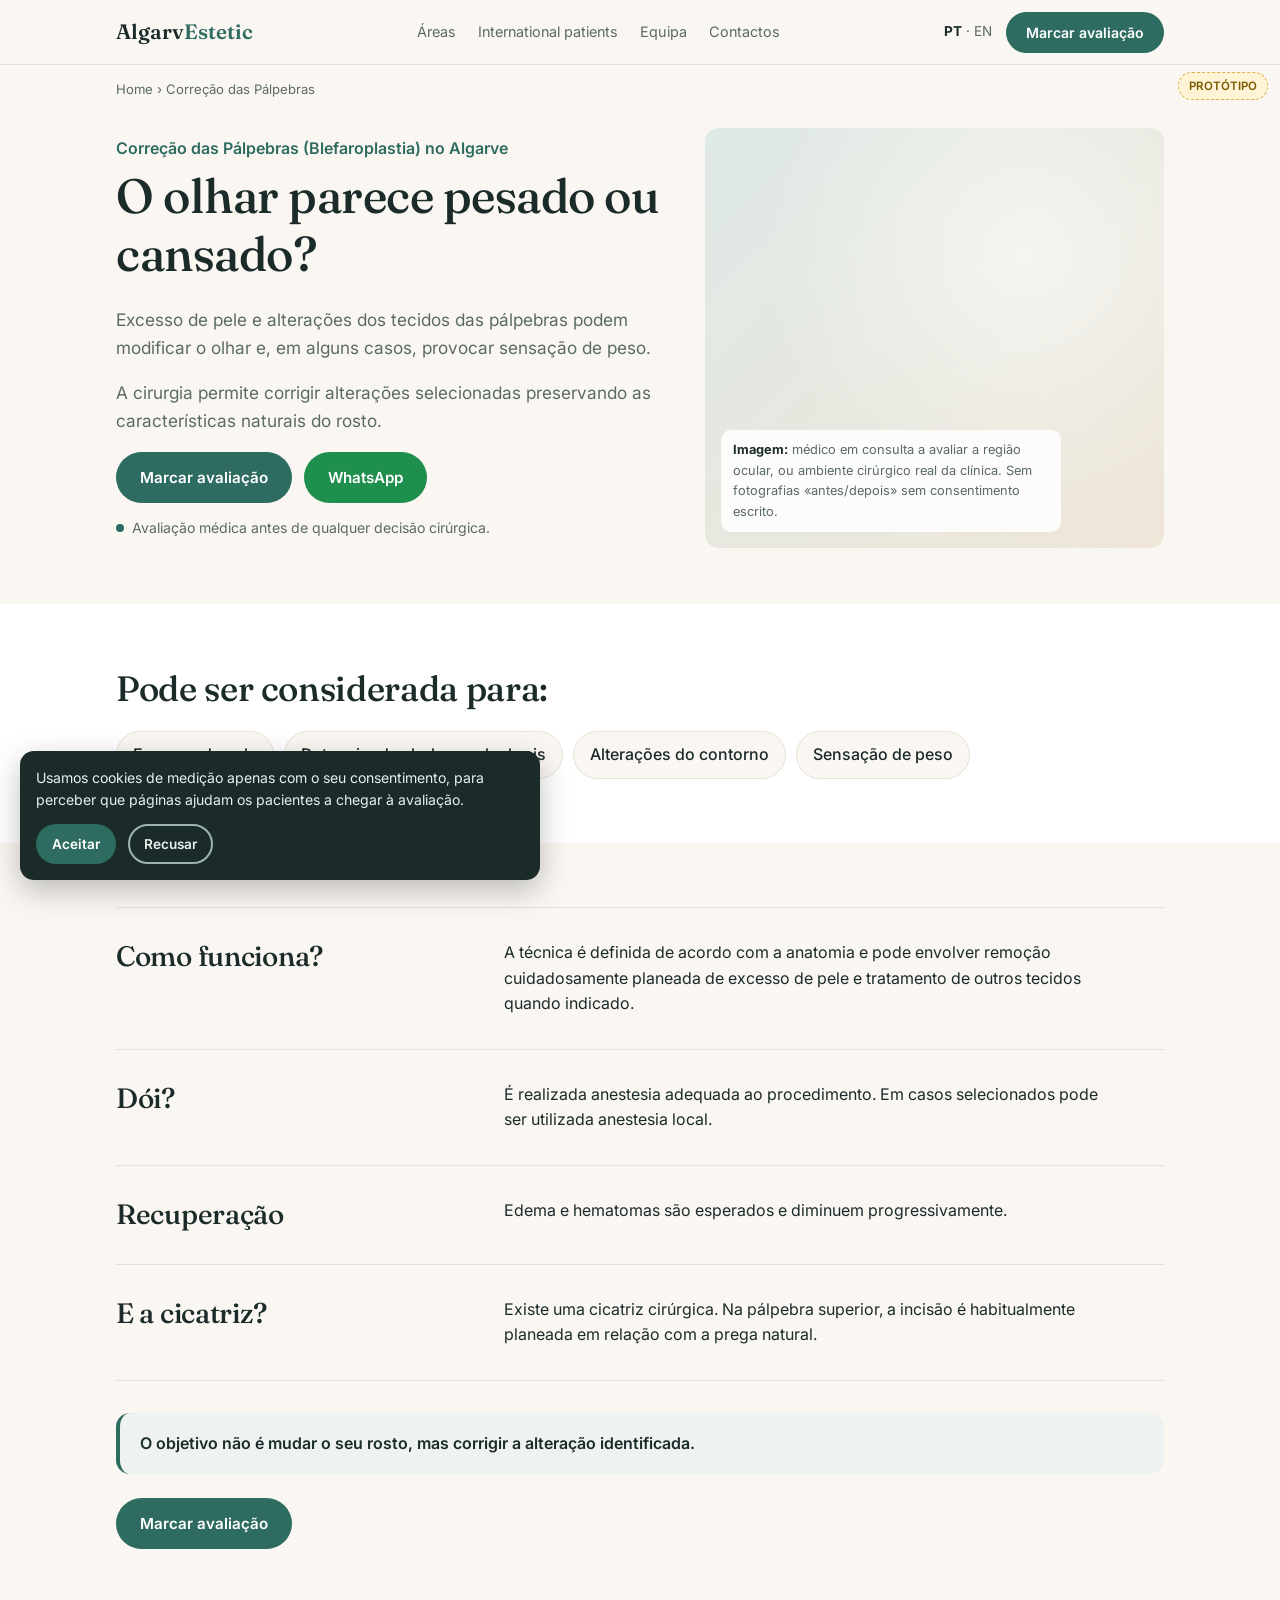
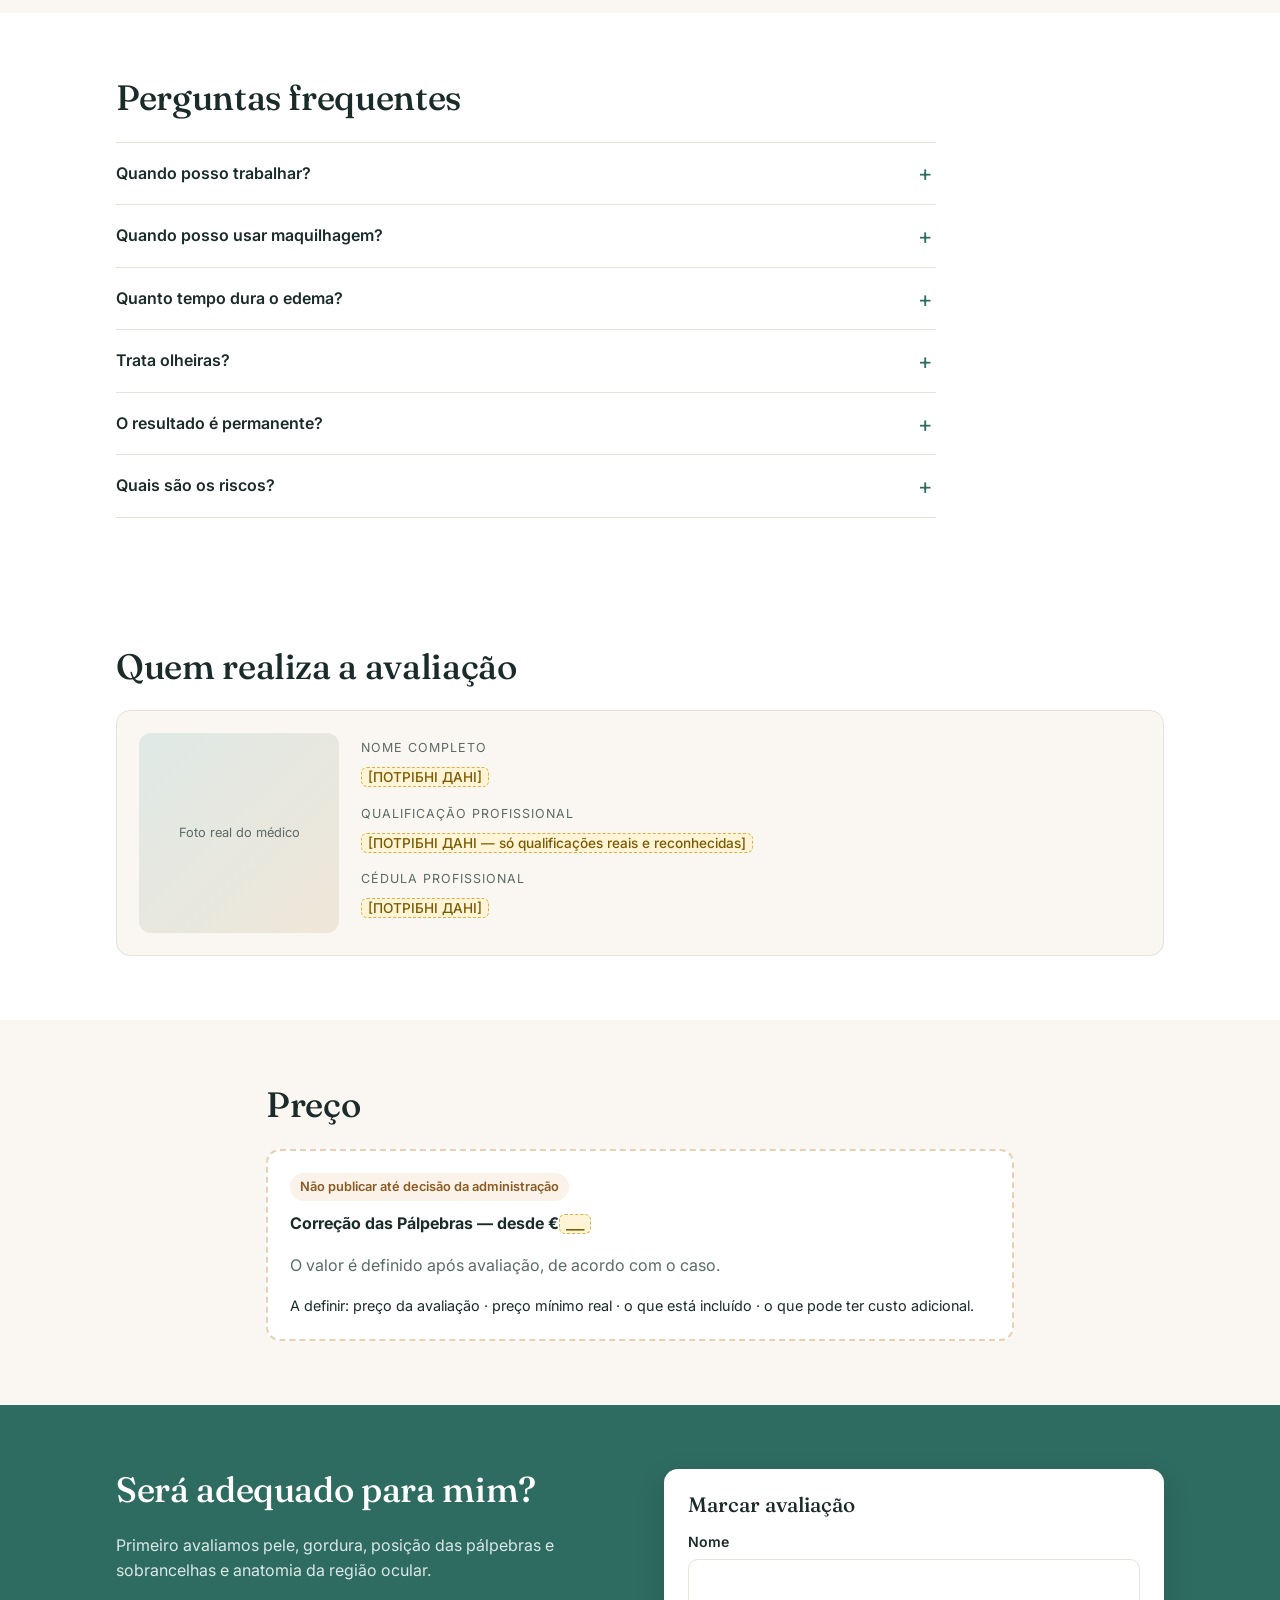
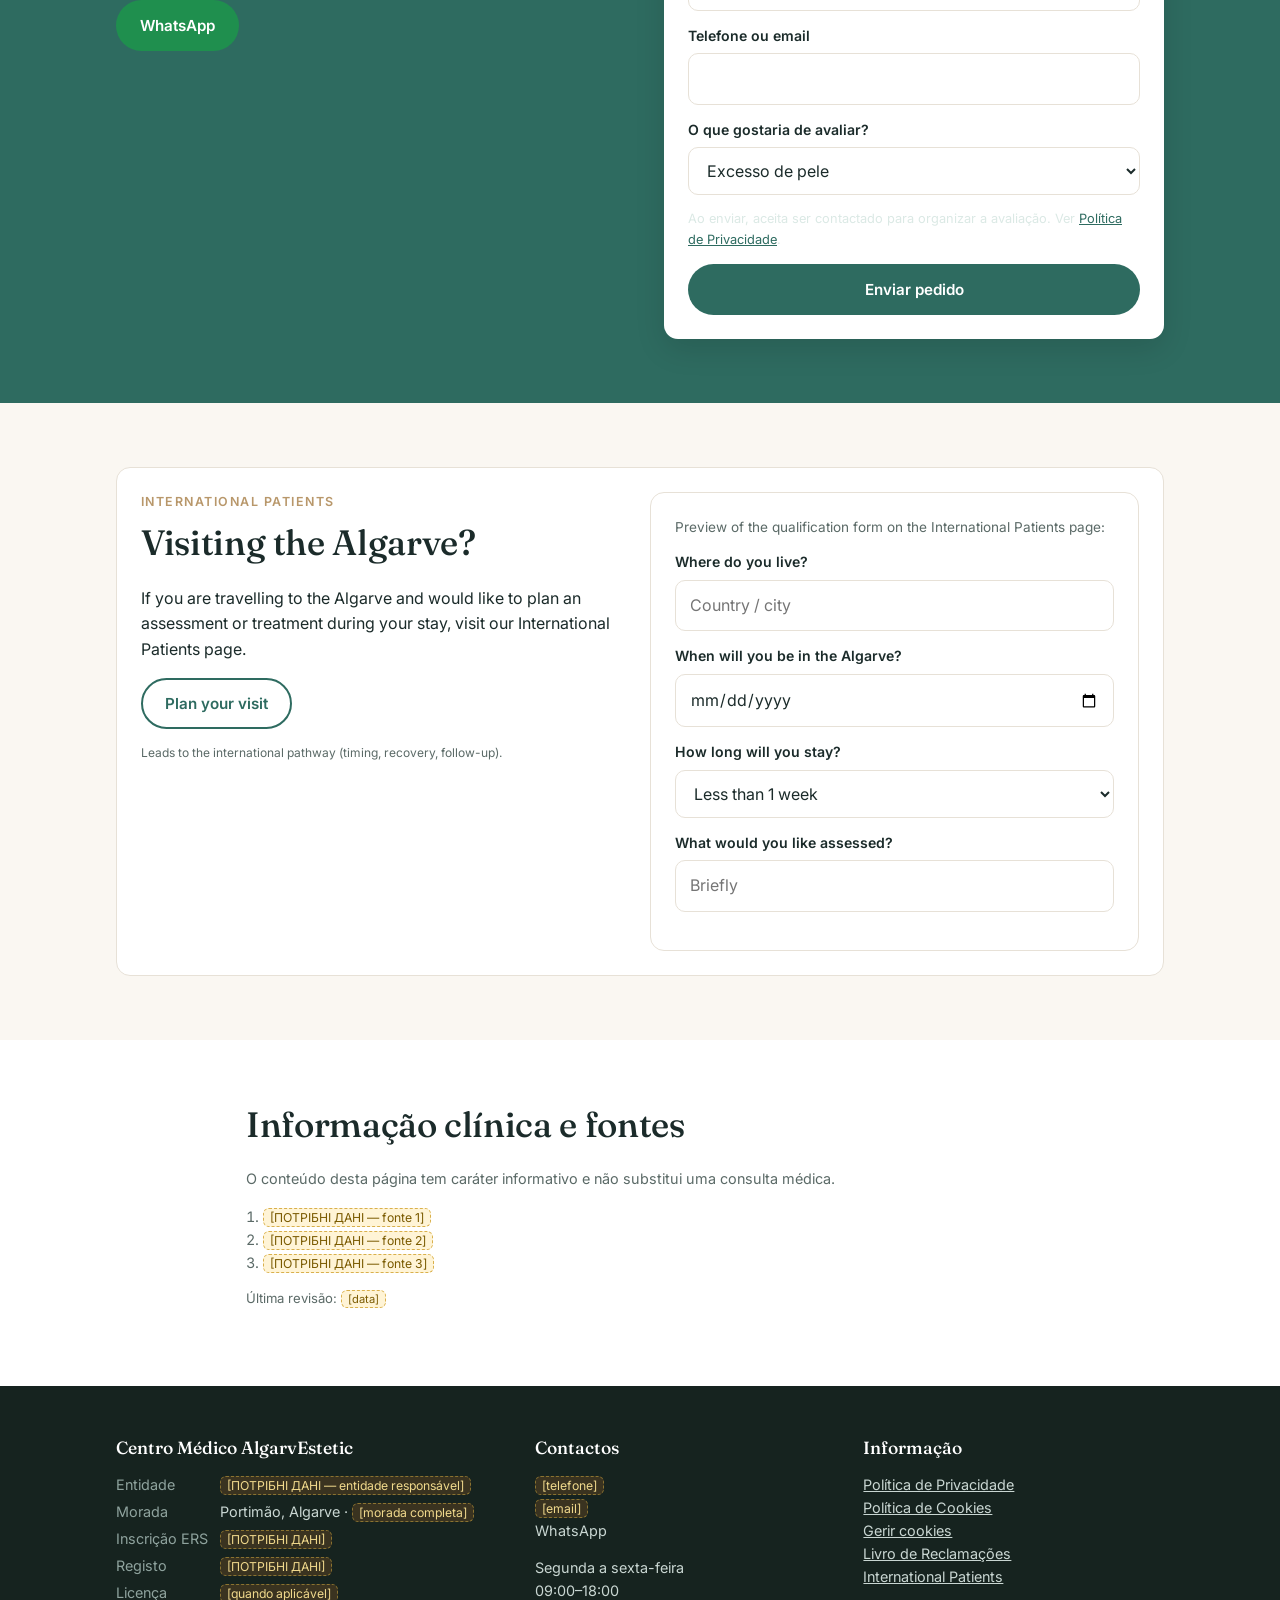
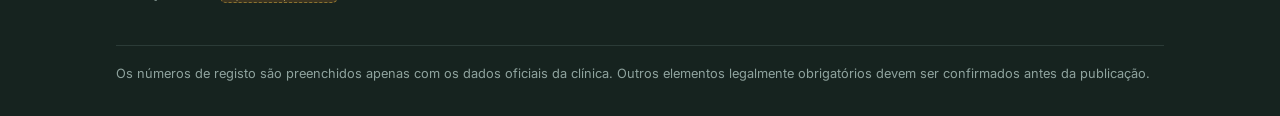
<file: prototype/blefaroplastia-algarve.html>
<!doctype html>
<html lang="pt">
<head>
<meta charset="utf-8">
<meta name="viewport" content="width=device-width, initial-scale=1">
<title>Blefaroplastia Algarve | Correção das Pálpebras</title>
<meta name="description" content="Correção das pálpebras (blefaroplastia) no Algarve: avaliação do excesso de pele, bolsas palpebrais e sensação de peso. Abordagem individual de acordo com a anatomia.">
<link rel="preconnect" href="https://fonts.googleapis.com">
<link rel="preconnect" href="https://fonts.gstatic.com" crossorigin>
<link href="https://fonts.googleapis.com/css2?family=Fraunces:opsz,wght@9..144,400;9..144,500;9..144,600&family=Inter:wght@400;500;600&display=swap" rel="stylesheet">
<!--
  PROTÓTIPO VISUAL — não é o site final. Gerado por prototype/build.mjs a partir de content/blefaroplastia-algarve.json.
  URL de produção previsto: /blefaroplastia-algarve/
  Cores, logótipo e imagens são marcadores de posição. [ПОТРІБНІ ДАНІ] = dados reais da clínica.
-->
<script type="application/ld+json">
{
  "@context": "https://schema.org",
  "@type": "FAQPage",
  "mainEntity": [
    {
      "@type": "Question",
      "name": "Trata olheiras?",
      "acceptedAnswer": {
        "@type": "Answer",
        "text": "Não trata automaticamente todas as: rugas perioculares; olheiras; alterações pigmentares; alterações da posição das sobrancelhas"
      }
    },
    {
      "@type": "Question",
      "name": "Quais são os riscos?",
      "acceptedAnswer": {
        "@type": "Answer",
        "text": "Entre as possíveis complicações encontram-se sangramento, infeção, assimetria, cicatrização desfavorável, alterações da posição palpebral, olho seco e outras complicações menos frequentes."
      }
    }
  ]
}
</script>
<style>
:root{
  --bg:#faf7f2; --surface:#ffffff; --ink:#1b2b2a; --muted:#5b6a67; --line:#e7e1d7;
  --primary:#2e6b60; --primary-dark:#24564d; --on-primary:#ffffff;
  --accent:#b8976a; --soft:#eef3f1; --warn:#fbf2e9; --warn-line:#e9cfb3;
  --wa:#1f8f4e;
  --radius:14px; --maxw:1080px;
  --serif:"Fraunces", Georgia, serif; --sans:"Inter", system-ui, -apple-system, sans-serif;
}
*{box-sizing:border-box}
html{scroll-behavior:smooth}
body{margin:0;background:var(--bg);color:var(--ink);font:16px/1.6 var(--sans);-webkit-font-smoothing:antialiased}
a{color:var(--primary)}
h1,h2,h3{font-family:var(--serif);font-weight:500;line-height:1.2;margin:0 0 .6em;letter-spacing:-.01em}
h1{font-size:clamp(1.9rem,4.6vw,3rem)}
h2{font-size:clamp(1.5rem,3.2vw,2.2rem)}
h3{font-size:1.15rem;font-family:var(--sans);font-weight:600;letter-spacing:0}
p{margin:0 0 1em}
.container{max-width:var(--maxw);margin:0 auto;padding:0 16px}
.section{padding:64px 0}
.section.alt{background:var(--surface)}
.eyebrow{font-size:.78rem;font-weight:600;letter-spacing:.12em;text-transform:uppercase;color:var(--accent);margin-bottom:.8em}
.lead{font-size:1.08rem;color:var(--muted);max-width:62ch}
.muted{color:var(--muted)}
.placeholder-data{background:#fff4d6;border:1px dashed #d9b04c;color:#7a5a00;padding:1px 6px;border-radius:6px;font-size:.85em;overflow-wrap:anywhere}

/* Buttons */
.btn{display:inline-flex;align-items:center;justify-content:center;gap:.5em;padding:14px 22px;border-radius:999px;font:600 .95rem var(--sans);text-decoration:none;border:2px solid transparent;cursor:pointer;transition:background .2s,transform .1s;min-height:48px;text-align:center}
.btn:active{transform:translateY(1px)}
.btn-primary{background:var(--primary);color:var(--on-primary)}
.btn-primary:hover{background:var(--primary-dark)}
.btn-outline{background:transparent;border-color:var(--primary);color:var(--primary)}
.btn-outline:hover{background:var(--soft)}
.btn-wa{background:var(--wa);color:#fff}
.btn-row{display:flex;flex-wrap:wrap;gap:12px;margin-top:8px}

/* Header */
.site-header{position:sticky;top:0;z-index:40;background:rgba(250,247,242,.94);backdrop-filter:blur(8px);border-bottom:1px solid var(--line)}
.site-header .container{display:flex;align-items:center;justify-content:space-between;height:64px;gap:12px}
.logo{font-family:var(--serif);font-size:1.3rem;font-weight:600;color:var(--ink);text-decoration:none}
.logo span{color:var(--primary)}
.main-nav{display:none}
@media(min-width:1000px){
  .main-nav{display:flex;gap:22px;font-size:.9rem}
  .main-nav a{color:var(--muted);text-decoration:none}
  .main-nav a:hover{color:var(--ink)}
}
.header-right{display:flex;align-items:center;gap:14px}
.lang{font-size:.85rem;color:var(--muted);white-space:nowrap}
.lang b{color:var(--ink)}
.header-cta{padding:10px 18px;min-height:40px;font-size:.88rem}
@media(max-width:879px){.header-cta{display:none}}
.breadcrumbs{font-size:.82rem;color:var(--muted);padding:14px 0 0}
.breadcrumbs a{color:var(--muted);text-decoration:none}

/* Hero */
.hero{padding:28px 0 56px}
.hero-grid{display:grid;gap:28px;align-items:center}
.seo-h1{font:600 1rem/1.4 var(--sans);color:var(--primary);margin:0 0 .5em;letter-spacing:0}
.h1-sub{font-size:.88rem;color:var(--muted);margin:-.3em 0 .9em}
.hook{font-family:var(--serif);font-weight:500;font-size:clamp(1.9rem,4.6vw,3rem);line-height:1.2;letter-spacing:-.01em;margin:0 0 .5em}
.hero .microcopy{font-size:.88rem;color:var(--muted);margin-top:14px;display:flex;align-items:center;gap:8px}
.hero .microcopy::before{content:"";width:8px;height:8px;border-radius:50%;background:var(--primary);flex:none}
.visual{border-radius:var(--radius);background:linear-gradient(135deg,#dfe9e6,#efe6d8);min-height:240px;display:flex;align-items:flex-end;padding:16px;position:relative;overflow:hidden}
.visual::after{content:"";position:absolute;inset:0;background:radial-gradient(circle at 70% 30%,rgba(255,255,255,.55),transparent 60%)}
.visual-label{position:relative;z-index:1;background:rgba(255,255,255,.88);border-radius:10px;padding:10px 12px;font-size:.8rem;color:var(--muted);max-width:340px}
.visual-label b{color:var(--ink)}
@media(min-width:880px){
  .hero-grid{grid-template-columns:1.1fr .9fr}
  .visual{min-height:420px}
}

/* Chips (indicações) */
.chips{display:flex;flex-wrap:wrap;gap:10px;list-style:none;padding:0;margin:16px 0 0}
.chips li{background:var(--bg);border:1px solid var(--line);border-radius:999px;padding:10px 16px;font-weight:500}
.chips-note{margin:18px 0 0;color:var(--muted);max-width:70ch}

/* Blocos visíveis (pergunta | resposta) */
.qa{border-top:1px solid var(--line)}
.qa-row{display:grid;gap:10px;padding:32px 0;border-bottom:1px solid var(--line)}
.qa-row h2{font-size:clamp(1.35rem,2.6vw,1.75rem);margin:0}
.qa-row .answer{max-width:62ch}
.qa-row .answer p:last-child{margin-bottom:0}
@media(min-width:880px){.qa-row{grid-template-columns:340px 1fr;gap:48px}}
.short-answer{font-family:var(--serif);font-size:1.7rem;line-height:1.2;color:var(--primary);margin-bottom:.35em}
.answer-list{margin:0 0 1em;padding-left:1.2em}
.answer-list li{margin:.2em 0}
.know{list-style:none;margin:0;padding:0;display:grid;gap:10px}
.know li{display:flex;gap:14px;align-items:baseline;background:var(--surface);border:1px solid var(--line);border-radius:var(--radius);padding:14px 18px;font-weight:600}
.know .num{font-family:var(--serif);font-size:1.3rem;color:var(--accent);font-weight:500}

/* Mensagens-chave + CTA intermédio */
.keys{margin-top:32px;display:grid;gap:12px}
.callout{border-radius:var(--radius);padding:18px 20px}
.callout p{margin:0}
.callout.info{background:var(--soft);border-left:4px solid var(--primary);font-weight:600}
.mid-cta{margin-top:24px}

/* FAQ */
.faq{margin-top:22px;border-top:1px solid var(--line);max-width:820px}
.faq details{border-bottom:1px solid var(--line)}
.faq summary{cursor:pointer;list-style:none;padding:18px 36px 18px 0;font-weight:600;position:relative}
.faq summary::-webkit-details-marker{display:none}
.faq summary::after{content:"+";position:absolute;right:4px;top:50%;transform:translateY(-50%);font-size:1.4rem;color:var(--primary);font-weight:400}
.faq details[open] summary::after{content:"–"}
.faq .faq-a{padding:0 0 18px;color:var(--muted);max-width:70ch}
.faq .faq-a p:last-child,.faq .faq-a ul:last-child{margin-bottom:0}

/* Doctor */
.doctor{display:grid;gap:22px;align-items:center;background:var(--bg);border:1px solid var(--line);border-radius:var(--radius);padding:22px;margin-top:22px}
.doctor-photo{aspect-ratio:1;border-radius:12px;background:linear-gradient(135deg,#dfe9e6,#efe6d8);display:grid;place-items:center;color:var(--muted);font-size:.8rem;text-align:center;padding:10px;max-width:200px}
.doctor dl{margin:0;display:grid;gap:6px;min-width:0}
.doctor dt{font-size:.78rem;letter-spacing:.08em;text-transform:uppercase;color:var(--muted)}
.doctor dd{margin:0 0 8px;font-weight:500}
@media(min-width:700px){.doctor{grid-template-columns:200px 1fr}}

/* Price */
.price-box{background:var(--surface);border:2px dashed var(--warn-line);border-radius:var(--radius);padding:22px;margin-top:22px}
.price-box .status{display:inline-block;background:var(--warn);color:#8a5a22;font-weight:600;font-size:.8rem;padding:4px 10px;border-radius:999px;margin-bottom:10px}

/* CTA band + form */
.cta-band{background:var(--primary);color:var(--on-primary)}
.cta-band h2{color:#fff}
.cta-band p{color:#dbe9e5}
.form-card{background:var(--surface);color:var(--ink);border-radius:var(--radius);padding:24px;box-shadow:0 10px 30px rgba(0,0,0,.12)}
.form-card h3{font-family:var(--serif);font-weight:500;font-size:1.3rem}
.field{margin-bottom:14px}
.field label{display:block;font-size:.88rem;font-weight:600;margin-bottom:6px}
.field input,.field select{width:100%;padding:12px 14px;border:1px solid var(--line);border-radius:10px;font:inherit;background:#fff;color:var(--ink);min-height:48px}
.field input:focus,.field select:focus{outline:2px solid var(--primary);outline-offset:1px;border-color:transparent}
.consent-line{font-size:.8rem;color:var(--muted);margin:4px 0 14px}
.thanks{display:none;text-align:center;padding:16px 0}
.thanks .check{width:56px;height:56px;border-radius:50%;background:var(--soft);color:var(--primary);display:grid;place-items:center;margin:0 auto 12px;font-size:1.6rem}
.form-card.sent form{display:none}
.form-card.sent .thanks{display:block}
.cta-grid{display:grid;gap:28px;align-items:start}
@media(min-width:880px){.cta-grid{grid-template-columns:1fr 1fr;gap:48px}}

/* International */
.intl{background:var(--surface);border:1px solid var(--line);border-radius:var(--radius);padding:24px;display:grid;gap:20px}
@media(min-width:880px){.intl{grid-template-columns:1fr 1fr;align-items:start}}
.intl .lang-note{font-size:.75rem;color:var(--muted)}
.check-list{list-style:none;padding:0;margin:0 0 18px;display:grid;gap:8px}
.check-list li{padding-left:26px;position:relative}
.check-list li::before{content:"✓";position:absolute;left:0;color:var(--primary);font-weight:700}

/* Sources */
.sources{font-size:.9rem;color:var(--muted)}
.sources ol{padding-left:1.2em}

/* Home */
.home-hero h1{font-size:clamp(2rem,4.8vw,3.2rem)}
.areas{display:grid;gap:16px;grid-template-columns:repeat(auto-fit,minmax(280px,1fr));margin-top:24px}
.area{background:var(--surface);border:1px solid var(--line);border-radius:var(--radius);padding:24px;display:flex;flex-direction:column}
.area h3{font-family:var(--serif);font-weight:500;font-size:1.3rem;margin:0 0 .2em}
.area .area-sub{font-size:.85rem;color:var(--muted);margin:0 0 .6em}
.area .tags{font-size:.85rem;font-weight:600;color:var(--primary);margin:0 0 .7em}
.area p{color:var(--muted);font-size:.95rem}
.area .links{margin-top:auto;display:flex;flex-direction:column;gap:6px;padding-top:4px}
.area .links a{font-weight:600;text-decoration:none}
.area .links a::after{content:" →"}
.band{background:var(--soft);border-radius:var(--radius);padding:28px;display:grid;gap:16px;align-items:center}
.band h2{margin-bottom:.4em}
.band p:last-child{margin-bottom:0}
@media(min-width:880px){.band{grid-template-columns:1fr auto;gap:40px}}
.reasons{display:grid;gap:22px;grid-template-columns:repeat(auto-fit,minmax(220px,1fr));margin-top:24px}
.reason{border-top:3px solid var(--accent);padding-top:14px}
.reason h3{font-size:.85rem;letter-spacing:.08em;text-transform:uppercase;margin-bottom:.4em}
.reason p{margin:0;color:var(--muted)}
.team{display:grid;gap:16px;grid-template-columns:repeat(auto-fit,minmax(220px,1fr));margin:24px 0}
.member{background:var(--bg);border:1px solid var(--line);border-radius:var(--radius);padding:18px}
.member .doctor-photo{max-width:none;margin-bottom:12px}
.member dl{margin:0;display:grid;gap:2px}
.member dt{font-size:.75rem;letter-spacing:.08em;text-transform:uppercase;color:var(--muted);margin-top:6px}
.member dd{margin:0;min-width:0}
.location{display:grid;gap:24px}
@media(min-width:880px){.location{grid-template-columns:1fr 1.2fr;align-items:start}}
.map{border-radius:var(--radius);background:linear-gradient(135deg,#dfe9e6,#efe6d8);min-height:280px;display:grid;place-items:center;color:var(--muted);font-size:.9rem;text-align:center;padding:16px}
.info-list{margin:0 0 20px;display:grid;gap:12px}
.info-list dt{font-size:.78rem;letter-spacing:.08em;text-transform:uppercase;color:var(--muted)}
.info-list dd{margin:0;font-weight:500;min-width:0}

/* Footer */
.site-footer{background:#16231f;color:#c9d6d2;padding:48px 0 32px;font-size:.9rem}
.site-footer h4{color:#fff;font-family:var(--serif);font-weight:500;font-size:1.1rem;margin:0 0 10px}
.site-footer a{color:#c9d6d2}
.footer-grid{display:grid;gap:28px}
@media(min-width:700px){.footer-grid{grid-template-columns:1.3fr 1fr 1fr}}
.legal dl{margin:0;display:grid;grid-template-columns:auto 1fr;gap:4px 12px}
.legal dt{color:#8fa39e}
.legal dd{margin:0;min-width:0}
.site-footer .placeholder-data{background:#3a3320;border-color:#8a7330;color:#f0d98c}
.footer-bottom{border-top:1px solid #2b3b37;margin-top:28px;padding-top:18px;font-size:.8rem;color:#8fa39e}

/* Sticky mobile CTA */
.sticky-cta{position:fixed;left:0;right:0;bottom:0;z-index:50;display:flex;gap:8px;padding:8px 12px calc(8px + env(safe-area-inset-bottom));background:rgba(250,247,242,.97);border-top:1px solid var(--line);backdrop-filter:blur(8px)}
.sticky-cta .btn{flex:1;padding:10px 12px;min-height:44px;font-size:.9rem}
@media(min-width:880px){.sticky-cta{display:none}}
@media(max-width:879px){body{padding-bottom:72px}}

/* Cookie banner (RGPD) */
.cookie{position:fixed;left:12px;right:12px;bottom:84px;z-index:60;background:var(--ink);color:#e8efed;border-radius:var(--radius);padding:16px;box-shadow:0 10px 30px rgba(0,0,0,.25);max-width:520px;font-size:.88rem}
.cookie p{margin:0 0 12px}
.cookie .btn{padding:8px 14px;min-height:40px;font-size:.85rem}
.cookie .btn-outline{border-color:#9fb3ae;color:#e8efed}
.cookie .btn-outline:hover{background:rgba(255,255,255,.08)}
.cookie[hidden]{display:none}
@media(min-width:880px){.cookie{bottom:20px;left:20px;right:auto}}

.proto-badge{position:fixed;top:72px;right:12px;z-index:30;background:#fff4d6;color:#7a5a00;border:1px dashed #d9b04c;font-size:.72rem;font-weight:600;padding:4px 10px;border-radius:999px}
</style>
</head>
<body>

<div class="proto-badge" aria-hidden="true">PROTÓTIPO</div>

<header class="site-header">
  <div class="container">
    <a class="logo" href="index.html">Algarv<span>Estetic</span></a>
    <nav class="main-nav" aria-label="Principal">
      <a href="index.html#areas">Áreas</a><a href="index.html#international">International patients</a><a href="index.html#equipa">Equipa</a><a href="index.html#contactos">Contactos</a>
    </nav>
    <div class="header-right">
      <span class="lang"><b>PT</b> · EN</span>
      <a class="btn btn-primary header-cta" href="#avaliar" data-cta="header_marcar">Marcar avaliação</a>
    </div>
  </div>
</header>

<main>
  <div class="container">
    <nav class="breadcrumbs" aria-label="breadcrumb"><a href="index.html">Home</a> › Correção das Pálpebras</nav>
  </div>

  <!-- HERO -->
  <section class="hero" id="hero">
    <div class="container hero-grid">
      <div>
        <h1 class="seo-h1">Correção das Pálpebras (Blefaroplastia) no Algarve</h1>
        
        <p class="hook">O olhar parece pesado ou cansado?</p>
        <p class="lead">Excesso de pele e alterações dos tecidos das pálpebras podem modificar o olhar e, em alguns casos, provocar sensação de peso.</p>
        <p class="lead">A cirurgia permite corrigir alterações selecionadas preservando as características naturais do rosto.</p>
        <div class="btn-row">
          <a class="btn btn-primary" href="#avaliar" data-cta="hero_avaliar">Marcar avaliação</a>
          <a class="btn btn-wa" href="#" data-cta="hero_whatsapp" data-wa>WhatsApp</a>
        </div>
        <div class="microcopy">Avaliação médica antes de qualquer decisão cirúrgica.</div>
      </div>
      <div class="visual" role="img" aria-label="Espaço para imagem">
        <div class="visual-label"><b>Imagem:</b> médico em consulta a avaliar a região ocular, ou ambiente cirúrgico real da clínica. Sem fotografias «antes/depois» sem consentimento escrito.</div>
      </div>
    </div>
  </section>

  <!-- INDICAÇÕES -->
  <section class="section alt" id="indicacoes">
    <div class="container">
      <h2>Pode ser considerada para:</h2>
      <ul class="chips"><li>Excesso de pele</li><li>Determinadas bolsas palpebrais</li><li>Alterações do contorno</li><li>Sensação de peso</li></ul>
      
    </div>
  </section>

  <!-- VISIBLE -->
  <section class="section" id="informacao">
    <div class="container">
      <div class="qa">
        <div class="qa-row" id="como-funciona">
          <h2>Como funciona?</h2>
          <div class="answer">
            <p>A técnica é definida de acordo com a anatomia e pode envolver remoção cuidadosamente planeada de excesso de pele e tratamento de outros tecidos quando indicado.</p>
          </div>
        </div>
        <div class="qa-row" id="doi">
          <h2>Dói?</h2>
          <div class="answer">
            <p>É realizada anestesia adequada ao procedimento. Em casos selecionados pode ser utilizada anestesia local.</p>
          </div>
        </div>
        <div class="qa-row" id="recuperacao">
          <h2>Recuperação</h2>
          <div class="answer">
            <p>Edema e hematomas são esperados e diminuem progressivamente.</p>
          </div>
        </div>
        <div class="qa-row" id="cicatriz">
          <h2>E a cicatriz?</h2>
          <div class="answer">
            <p>Existe uma cicatriz cirúrgica. Na pálpebra superior, a incisão é habitualmente planeada em relação com a prega natural.</p>
          </div>
        </div>
      </div>
      <div class="keys"><div class="callout info"><p>O objetivo não é mudar o seu rosto, mas corrigir a alteração identificada.</p></div></div>
      <div class="mid-cta"><a class="btn btn-primary" href="#avaliar" data-cta="mid_avaliar">Marcar avaliação</a></div>
    </div>
  </section>

  <!-- FAQ -->
  <section class="section alt" id="faq">
    <div class="container">
      <h2>Perguntas frequentes</h2>
      <div class="faq">
        <details><summary>Quando posso trabalhar?</summary><div class="faq-a"><p><span class="placeholder-data">[ПОТРІБНІ ДАНІ — resposta a confirmar pelo médico]</span></p></div></details>
        <details><summary>Quando posso usar maquilhagem?</summary><div class="faq-a"><p><span class="placeholder-data">[ПОТРІБНІ ДАНІ — resposta a confirmar pelo médico]</span></p></div></details>
        <details><summary>Quanto tempo dura o edema?</summary><div class="faq-a"><p><span class="placeholder-data">[ПОТРІБНІ ДАНІ — resposta a confirmar pelo médico]</span></p></div></details>
        <details><summary>Trata olheiras?</summary><div class="faq-a"><p>Não trata automaticamente todas as:</p><ul class="answer-list"><li>rugas perioculares</li><li>olheiras</li><li>alterações pigmentares</li><li>alterações da posição das sobrancelhas</li></ul></div></details>
        <details><summary>O resultado é permanente?</summary><div class="faq-a"><p><span class="placeholder-data">[ПОТРІБНІ ДАНІ — resposta a confirmar pelo médico]</span></p></div></details>
        <details><summary>Quais são os riscos?</summary><div class="faq-a"><p>Entre as possíveis complicações encontram-se sangramento, infeção, assimetria, cicatrização desfavorável, alterações da posição palpebral, olho seco e outras complicações menos frequentes.</p></div></details>
      </div>
    </div>
  </section>

  <section class="section alt" id="medico">
    <div class="container">
      <h2>Quem realiza a avaliação</h2>
      <div class="doctor">
        <div class="doctor-photo">Foto real do médico</div>
        <dl>
          <dt>Nome completo</dt><dd><span class="placeholder-data">[ПОТРІБНІ ДАНІ]</span></dd>
          <dt>Qualificação profissional</dt><dd><span class="placeholder-data">[ПОТРІБНІ ДАНІ — só qualificações reais e reconhecidas]</span></dd>
          <dt>Cédula profissional</dt><dd><span class="placeholder-data">[ПОТРІБНІ ДАНІ]</span></dd>
        </dl>
      </div>
    </div>
  </section>

  <section class="section" id="preco">
    <div class="container" style="max-width:780px">
      <h2>Preço</h2>
      <div class="price-box">
        <span class="status">Não publicar até decisão da administração</span>
        <p><strong>Correção das Pálpebras — desde €<span class="placeholder-data">___</span></strong></p>
        <p class="muted">O valor é definido após avaliação, de acordo com o caso.</p>
        <p style="margin:0;font-size:.9rem">A definir: preço da avaliação · preço mínimo real · o que está incluído · o que pode ter custo adicional.</p>
      </div>
    </div>
  </section>

  <!-- CTA FINAL + FORM -->
  <section class="section cta-band" id="avaliar">
    <div class="container cta-grid">
      <div>
        <h2>Será adequado para mim?</h2>
        <p>Primeiro avaliamos pele, gordura, posição das pálpebras e sobrancelhas e anatomia da região ocular.</p>
        <div class="btn-row"><a class="btn btn-wa" href="#" data-cta="cta_whatsapp" data-wa>WhatsApp</a></div>
      </div>
      <div class="form-card" id="lead-card">
        <form id="lead-form" novalidate>
          <h3>Marcar avaliação</h3>
          <div class="field"><label for="f-nome">Nome</label><input id="f-nome" name="nome" autocomplete="name" required></div>
          <div class="field"><label for="f-contacto">Telefone ou email</label><input id="f-contacto" name="contacto" autocomplete="tel" required></div>
          <div class="field"><label for="f-zona">O que gostaria de avaliar?</label>
            <select id="f-zona" name="zona"><option>Excesso de pele</option><option>Bolsas palpebrais</option><option>Sensação de peso</option><option>Não tenho a certeza</option></select>
          </div>
          <input type="hidden" name="lead_id" id="f-lead">
          <input type="hidden" name="page" value="blefaroplastia-algarve">
          <p class="consent-line">Ao enviar, aceita ser contactado para organizar a avaliação. Ver <a href="#">Política de Privacidade</a>.</p>
          <button class="btn btn-primary" type="submit" style="width:100%">Enviar pedido</button>
        </form>
        <div class="thanks" role="status" aria-live="polite">
          <div class="check">✓</div>
          <h3>Pedido recebido.</h3>
          <p class="muted">Entraremos em contacto para organizar a avaliação.</p>
        </div>
      </div>
    </div>
  </section>

  <section class="section" id="international" lang="en">
    <div class="container">
      <div class="intl">
        <div>
          <div class="eyebrow">International patients</div>
          <h2>Visiting the Algarve?</h2>
          <p>If you are travelling to the Algarve and would like to plan an assessment or treatment during your stay, visit our International Patients page.</p>
          <a class="btn btn-outline" href="#" data-cta="intl_plan">Plan your visit</a>
          <p class="lang-note" style="margin-top:14px">Leads to the international pathway (timing, recovery, follow-up).</p>
        </div>
        <form class="form-card" style="box-shadow:none;border:1px solid var(--line)" onsubmit="return false">
          <p class="muted" style="font-size:.85rem;margin-bottom:12px">Preview of the qualification form on the International Patients page:</p>
          <div class="field"><label>Where do you live?</label><input placeholder="Country / city"></div>
          <div class="field"><label>When will you be in the Algarve?</label><input type="date"></div>
          <div class="field"><label>How long will you stay?</label><select><option>Less than 1 week</option><option>1–2 weeks</option><option>More than 2 weeks</option></select></div>
          <div class="field"><label>What would you like assessed?</label><input placeholder="Briefly"></div>
        </form>
      </div>
    </div>
  </section>

  <section class="section alt" id="fontes">
    <div class="container sources" style="max-width:820px">
      <h2 style="color:var(--ink)">Informação clínica e fontes</h2>
      <p>O conteúdo desta página tem caráter informativo e não substitui uma consulta médica.</p>
      <ol>
        <li><span class="placeholder-data">[ПОТРІБНІ ДАНІ — fonte 1]</span></li>
        <li><span class="placeholder-data">[ПОТРІБНІ ДАНІ — fonte 2]</span></li>
        <li><span class="placeholder-data">[ПОТРІБНІ ДАНІ — fonte 3]</span></li>
      </ol>
      <p style="font-size:.82rem">Última revisão: <span class="placeholder-data">[data]</span></p>
    </div>
  </section>
</main>

<footer class="site-footer">
  <div class="container">
    <div class="footer-grid">
      <div class="legal">
        <h4>Centro Médico AlgarvEstetic</h4>
        <dl>
          <dt>Entidade</dt><dd><span class="placeholder-data">[ПОТРІБНІ ДАНІ — entidade responsável]</span></dd>
          <dt>Morada</dt><dd>Portimão, Algarve · <span class="placeholder-data">[morada completa]</span></dd>
          <dt>Inscrição ERS</dt><dd><span class="placeholder-data">[ПОТРІБНІ ДАНІ]</span></dd>
          <dt>Registo</dt><dd><span class="placeholder-data">[ПОТРІБНІ ДАНІ]</span></dd>
          <dt>Licença</dt><dd><span class="placeholder-data">[quando aplicável]</span></dd>
        </dl>
      </div>
      <div>
        <h4>Contactos</h4>
        <p><span class="placeholder-data">[telefone]</span><br><span class="placeholder-data">[email]</span><br>WhatsApp</p>
        <p>Segunda a sexta-feira<br>09:00–18:00</p>
      </div>
      <div>
        <h4>Informação</h4>
        <p><a href="#">Política de Privacidade</a><br><a href="#">Política de Cookies</a><br><a href="#" id="manage-cookies">Gerir cookies</a><br><a href="https://www.livroreclamacoes.pt" target="_blank" rel="noopener">Livro de Reclamações</a><br><a href="index.html#international">International Patients</a></p>
      </div>
    </div>
    <div class="footer-bottom">Os números de registo são preenchidos apenas com os dados oficiais da clínica. Outros elementos legalmente obrigatórios devem ser confirmados antes da publicação.</div>
  </div>
</footer>

<!-- Sticky CTA mobile -->
<div class="sticky-cta">
  <a class="btn btn-primary" href="#avaliar" data-cta="sticky_marcar">Marcar</a>
  <a class="btn btn-wa" href="#" data-cta="sticky_whatsapp" data-wa>WhatsApp</a>
</div>

<!-- RGPD cookie consent -->
<div class="cookie" id="cookie" hidden>
  <p>Usamos cookies de medição apenas com o seu consentimento, para perceber que páginas ajudam os pacientes a chegar à avaliação.</p>
  <div class="btn-row" style="margin:0">
    <button class="btn btn-primary" data-consent="granted">Aceitar</button>
    <button class="btn btn-outline" data-consent="denied">Recusar</button>
  </div>
</div>

<script>window.PAGE = {"slug":"blefaroplastia-algarve","leadPrefix":"palp","whatsappText":"Olá, gostaria de marcar uma avaliação para correção das pálpebras."};</script>
<script>
(() => {
  const P = window.PAGE;

  // lead_id: liga o pedido do site às etapas offline (Marcação → Compareceu → Procedimento → Receita).
  const leadId = P.leadPrefix + '-' + Date.now().toString(36) + '-' + Math.random().toString(36).slice(2, 7);
  document.getElementById('f-lead').value = leadId;

  // Consentimento RGPD: nenhum evento de medição é enviado antes de "Aceitar".
  let consent = null;
  try { consent = localStorage.getItem('consent'); } catch (e) {}
  const cookie = document.getElementById('cookie');
  if (!consent) cookie.hidden = false;
  cookie.addEventListener('click', e => {
    const v = e.target.dataset.consent; if (!v) return;
    consent = v; try { localStorage.setItem('consent', v); } catch (e) {}
    cookie.hidden = true;
  });
  document.getElementById('manage-cookies').addEventListener('click', e => { e.preventDefault(); cookie.hidden = false; });

  function track(event, params) {
    if (consent !== 'granted') return;            // Consent Mode: sem consentimento, nada é enviado
    // Produção: gtag('event', event, params) + Meta Pixel/CAPI com o mesmo event_id
    console.log('[track]', event, params);
  }

  document.querySelectorAll('[data-cta]').forEach(el =>
    el.addEventListener('click', () => track('cta_click', { page: P.slug, cta: el.dataset.cta, lead_id: leadId })));

  // WhatsApp com lead_id na mensagem pré-preenchida
  const waText = encodeURIComponent(P.whatsappText + ' (ref: ' + leadId + ')');
  document.querySelectorAll('[data-wa]').forEach(a => {
    a.href = 'https://wa.me/?text=' + waText;    // [ПОТРІБНІ ДАНІ]: número da clínica
    a.target = '_blank'; a.rel = 'noopener';
  });

  // Formulário curto → ecrã "Pedido recebido" + conversion event
  document.getElementById('lead-form').addEventListener('submit', e => {
    e.preventDefault();
    const f = e.target;
    if (!f.nome.value.trim() || !f.contacto.value.trim()) { f.reportValidity(); return; }
    track('generate_lead', { page: P.slug, zona: f.zona ? f.zona.value : undefined, lead_id: leadId });
    document.getElementById('lead-card').classList.add('sent');
  });
})();
</script>
</body>
</html>
</file>
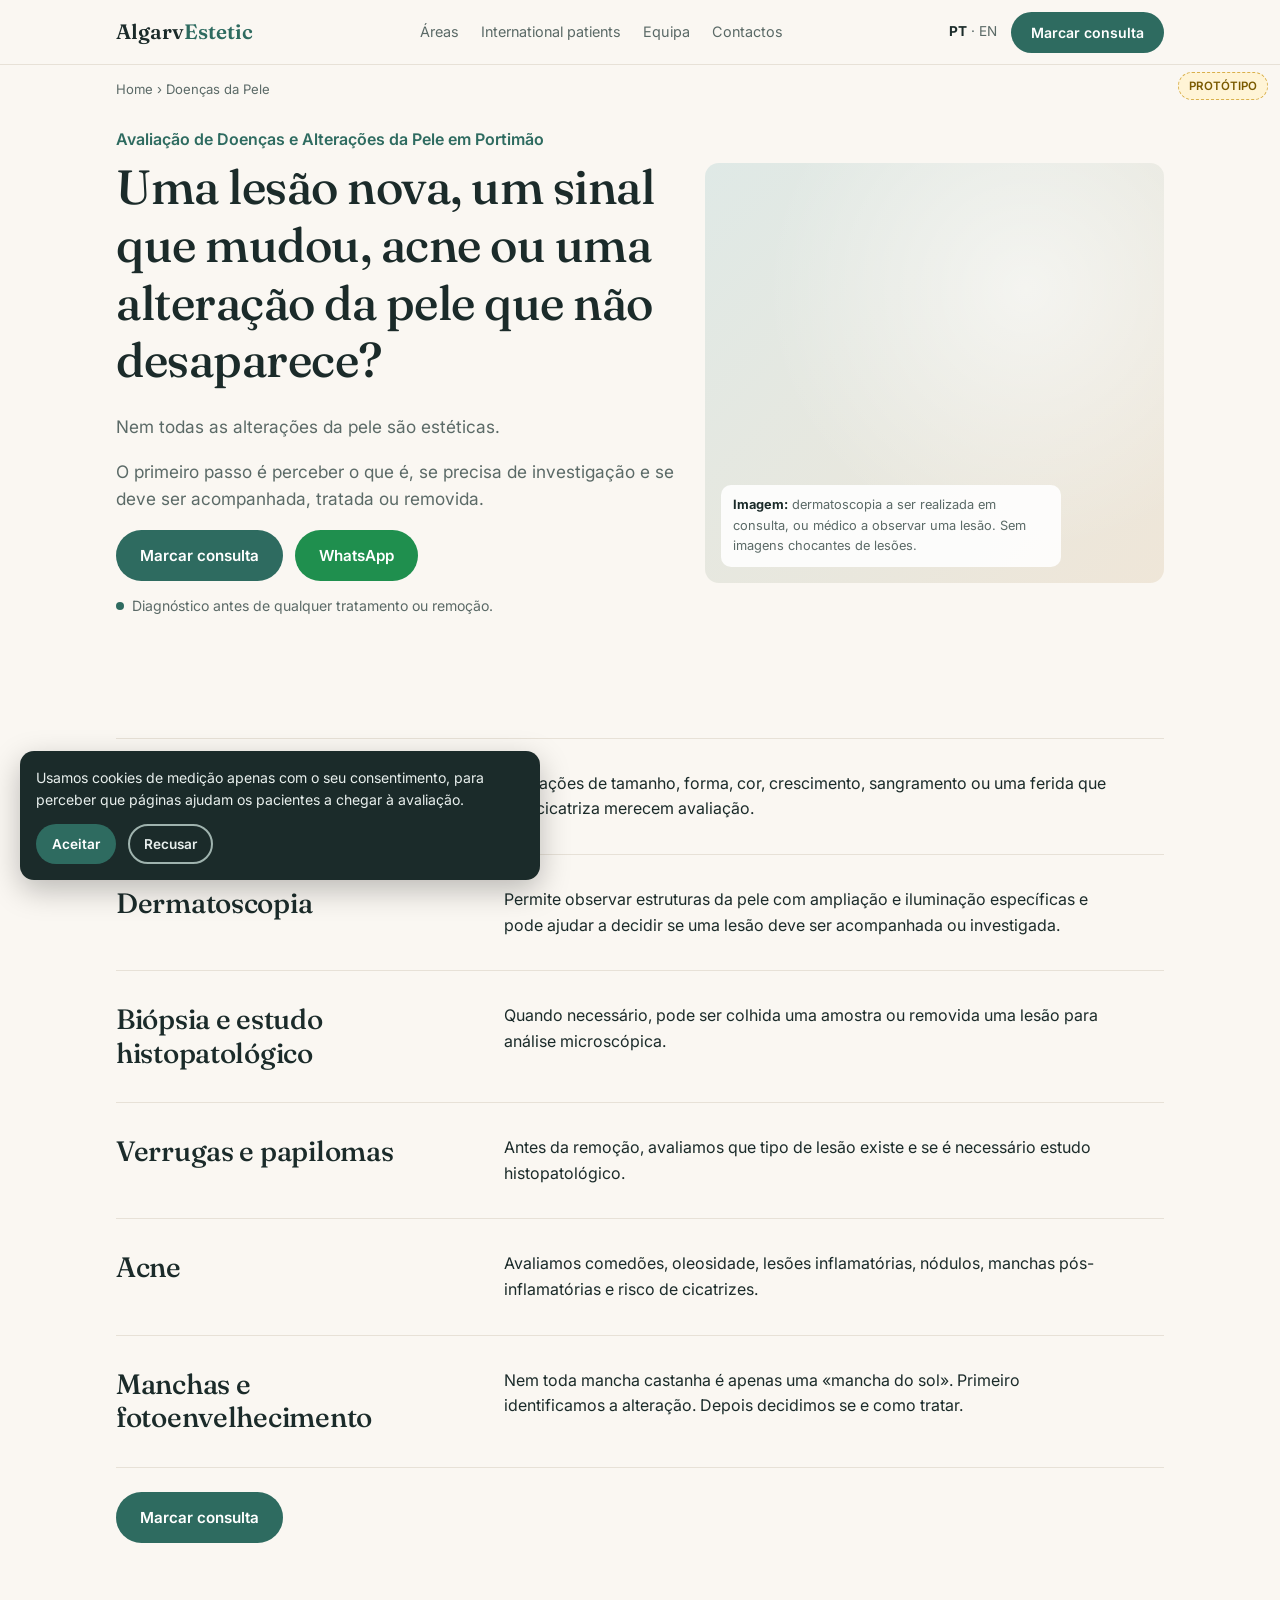
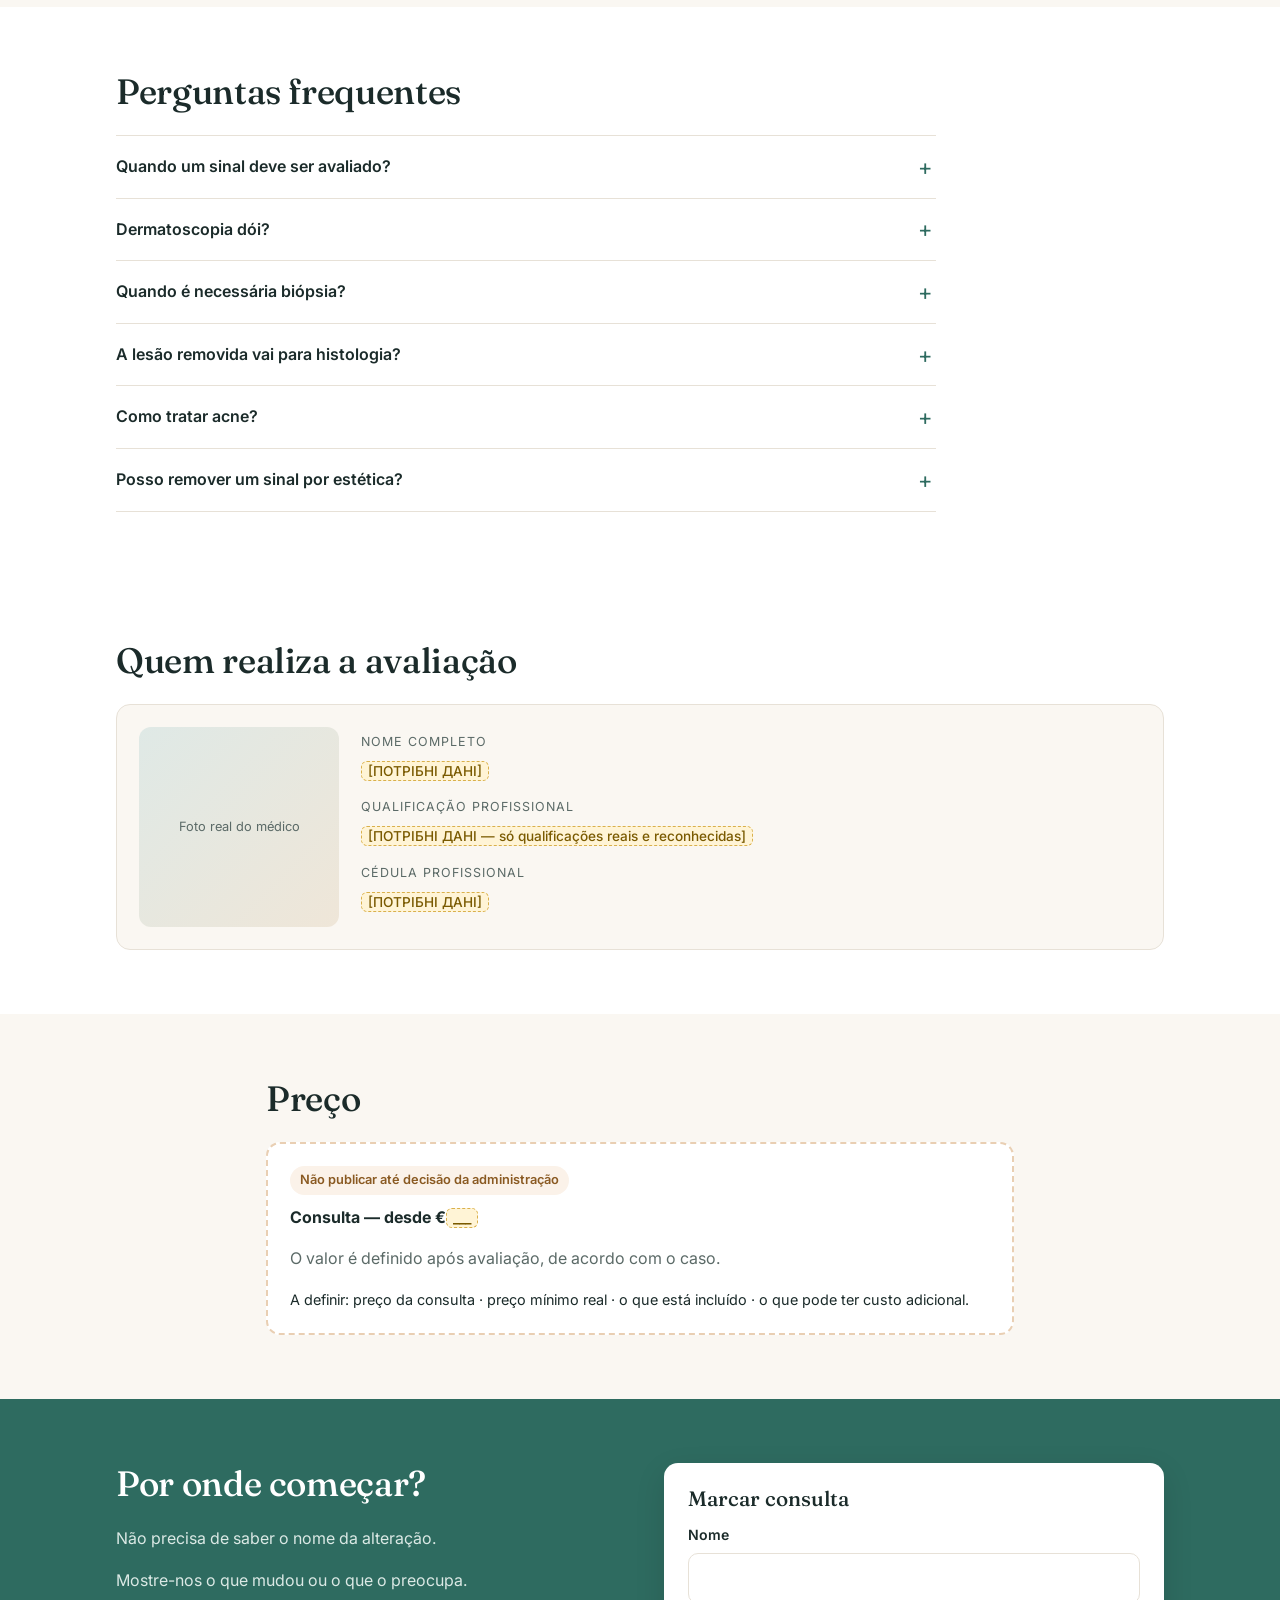
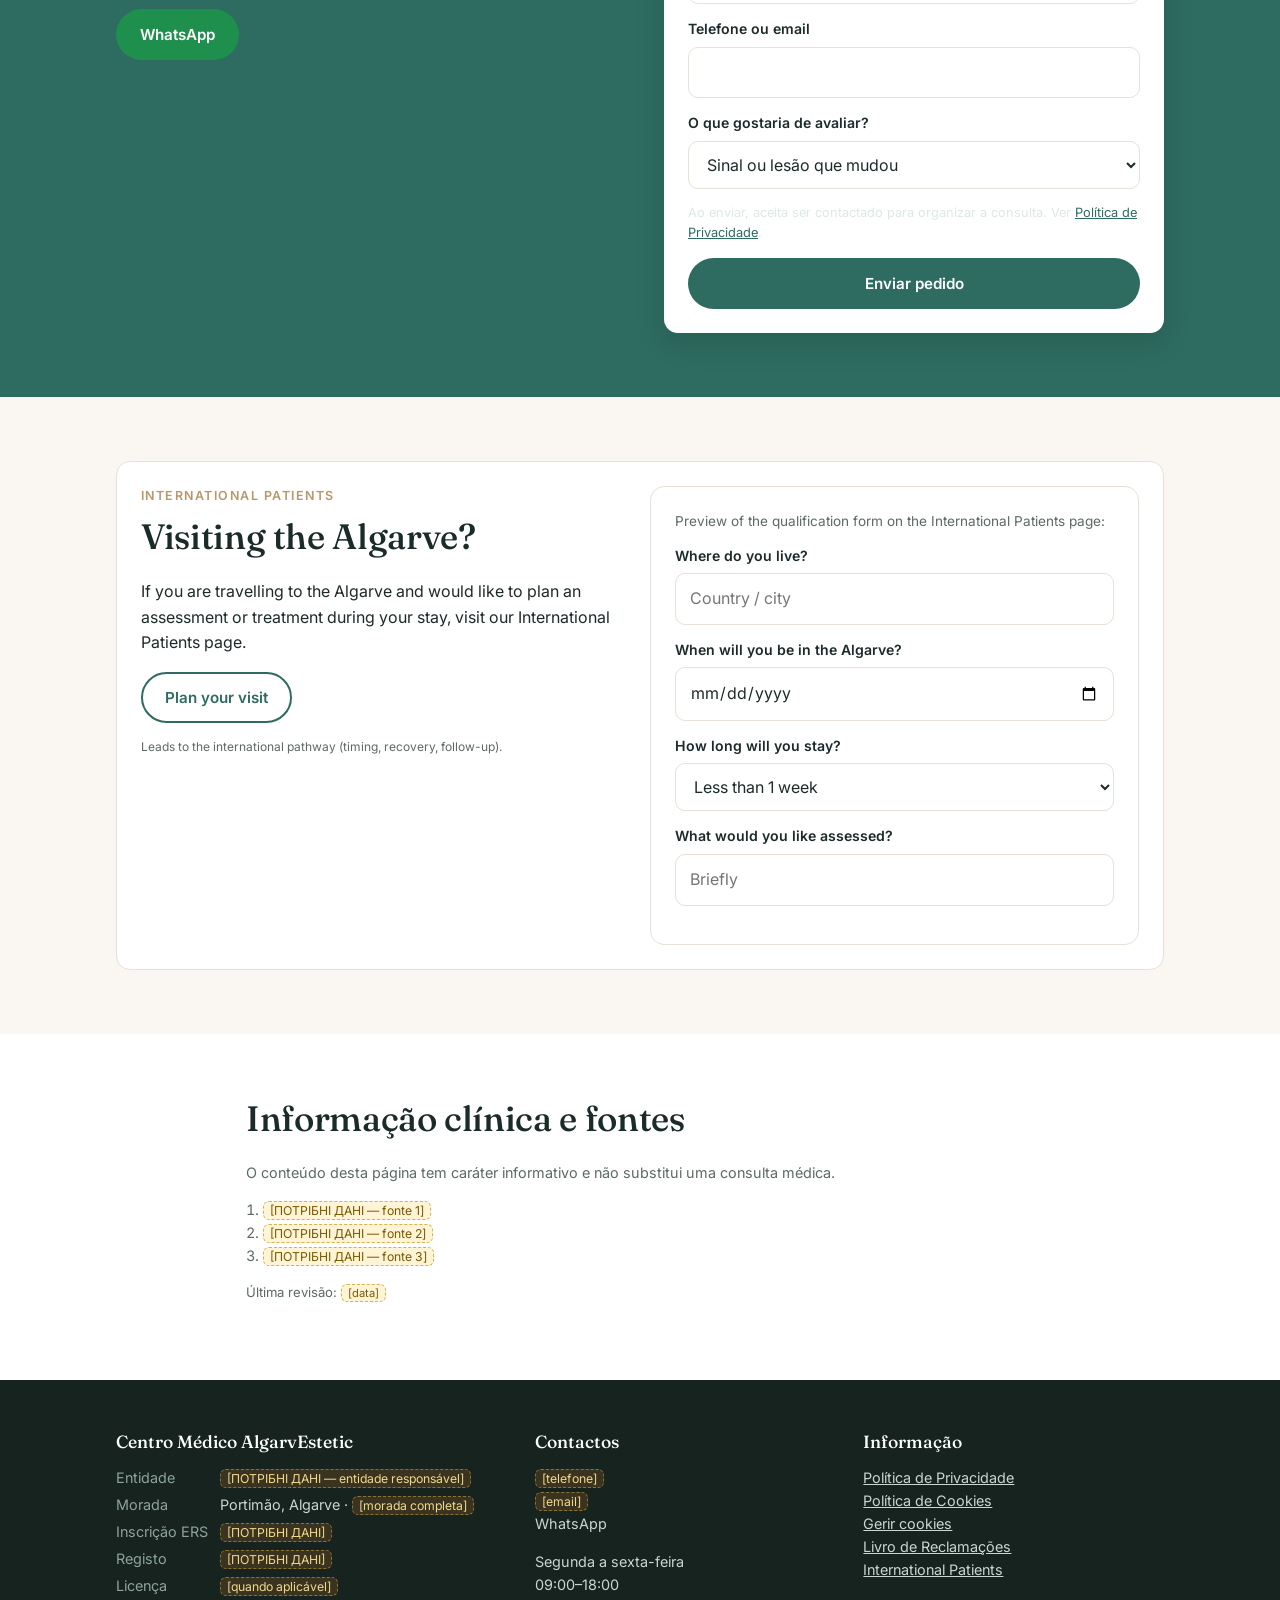
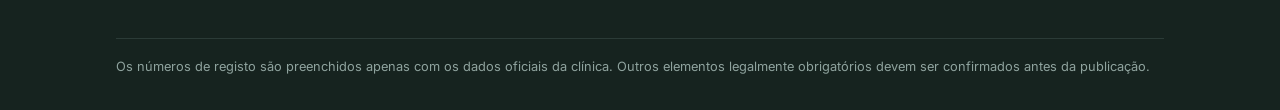
<file: prototype/doencas-da-pele-portimao.html>
<!doctype html>
<html lang="pt">
<head>
<meta charset="utf-8">
<meta name="viewport" content="width=device-width, initial-scale=1">
<title>Doenças da Pele Portimão | Dermatoscopia, Acne e Biópsias</title>
<meta name="description" content="Avaliação de sinais, lesões e alterações da pele em Portimão: dermatoscopia, biópsia e estudo histopatológico, acne, verrugas e manchas.">
<link rel="preconnect" href="https://fonts.googleapis.com">
<link rel="preconnect" href="https://fonts.gstatic.com" crossorigin>
<link href="https://fonts.googleapis.com/css2?family=Fraunces:opsz,wght@9..144,400;9..144,500;9..144,600&family=Inter:wght@400;500;600&display=swap" rel="stylesheet">
<!--
  PROTÓTIPO VISUAL — não é o site final. Gerado por prototype/build.mjs a partir de content/doencas-da-pele-portimao.json.
  URL de produção previsto: /doencas-da-pele-portimao/
  Cores, logótipo e imagens são marcadores de posição. [ПОТРІБНІ ДАНІ] = dados reais da clínica.
-->
<script type="application/ld+json">
{
  "@context": "https://schema.org",
  "@type": "FAQPage",
  "mainEntity": [
    {
      "@type": "Question",
      "name": "Quando um sinal deve ser avaliado?",
      "acceptedAnswer": {
        "@type": "Answer",
        "text": "Uma lesão que cresce, muda de forma ou cor, sangra, forma crosta ou não cicatriza merece avaliação. Nem toda mudança significa doença grave, mas não deve ser ignorada."
      }
    },
    {
      "@type": "Question",
      "name": "Quando é necessária biópsia?",
      "acceptedAnswer": {
        "@type": "Answer",
        "text": "Quando a observação clínica não é suficiente, pode ser necessário colher uma amostra ou remover a lesão."
      }
    },
    {
      "@type": "Question",
      "name": "A lesão removida vai para histologia?",
      "acceptedAnswer": {
        "@type": "Answer",
        "text": "Conforme as características da lesão, pode ser indicado remover e/ou enviar para estudo histopatológico, que pode confirmar ou estabelecer o diagnóstico."
      }
    },
    {
      "@type": "Question",
      "name": "Como tratar acne?",
      "acceptedAnswer": {
        "@type": "Answer",
        "text": "O objetivo é controlar a doença e reduzir novas lesões e o risco de marcas e cicatrizes."
      }
    },
    {
      "@type": "Question",
      "name": "Posso remover um sinal por estética?",
      "acceptedAnswer": {
        "@type": "Answer",
        "text": "Nem sempre. Conforme as características da lesão, pode ser indicado acompanhar, realizar dermatoscopia, biopsar, remover e/ou enviar para estudo histopatológico."
      }
    }
  ]
}
</script>
<style>
:root{
  --bg:#faf7f2; --surface:#ffffff; --ink:#1b2b2a; --muted:#5b6a67; --line:#e7e1d7;
  --primary:#2e6b60; --primary-dark:#24564d; --on-primary:#ffffff;
  --accent:#b8976a; --soft:#eef3f1; --warn:#fbf2e9; --warn-line:#e9cfb3;
  --wa:#1f8f4e;
  --radius:14px; --maxw:1080px;
  --serif:"Fraunces", Georgia, serif; --sans:"Inter", system-ui, -apple-system, sans-serif;
}
*{box-sizing:border-box}
html{scroll-behavior:smooth}
body{margin:0;background:var(--bg);color:var(--ink);font:16px/1.6 var(--sans);-webkit-font-smoothing:antialiased}
a{color:var(--primary)}
h1,h2,h3{font-family:var(--serif);font-weight:500;line-height:1.2;margin:0 0 .6em;letter-spacing:-.01em}
h1{font-size:clamp(1.9rem,4.6vw,3rem)}
h2{font-size:clamp(1.5rem,3.2vw,2.2rem)}
h3{font-size:1.15rem;font-family:var(--sans);font-weight:600;letter-spacing:0}
p{margin:0 0 1em}
.container{max-width:var(--maxw);margin:0 auto;padding:0 16px}
.section{padding:64px 0}
.section.alt{background:var(--surface)}
.eyebrow{font-size:.78rem;font-weight:600;letter-spacing:.12em;text-transform:uppercase;color:var(--accent);margin-bottom:.8em}
.lead{font-size:1.08rem;color:var(--muted);max-width:62ch}
.muted{color:var(--muted)}
.placeholder-data{background:#fff4d6;border:1px dashed #d9b04c;color:#7a5a00;padding:1px 6px;border-radius:6px;font-size:.85em;overflow-wrap:anywhere}

/* Buttons */
.btn{display:inline-flex;align-items:center;justify-content:center;gap:.5em;padding:14px 22px;border-radius:999px;font:600 .95rem var(--sans);text-decoration:none;border:2px solid transparent;cursor:pointer;transition:background .2s,transform .1s;min-height:48px;text-align:center}
.btn:active{transform:translateY(1px)}
.btn-primary{background:var(--primary);color:var(--on-primary)}
.btn-primary:hover{background:var(--primary-dark)}
.btn-outline{background:transparent;border-color:var(--primary);color:var(--primary)}
.btn-outline:hover{background:var(--soft)}
.btn-wa{background:var(--wa);color:#fff}
.btn-row{display:flex;flex-wrap:wrap;gap:12px;margin-top:8px}

/* Header */
.site-header{position:sticky;top:0;z-index:40;background:rgba(250,247,242,.94);backdrop-filter:blur(8px);border-bottom:1px solid var(--line)}
.site-header .container{display:flex;align-items:center;justify-content:space-between;height:64px;gap:12px}
.logo{font-family:var(--serif);font-size:1.3rem;font-weight:600;color:var(--ink);text-decoration:none}
.logo span{color:var(--primary)}
.main-nav{display:none}
@media(min-width:1000px){
  .main-nav{display:flex;gap:22px;font-size:.9rem}
  .main-nav a{color:var(--muted);text-decoration:none}
  .main-nav a:hover{color:var(--ink)}
}
.header-right{display:flex;align-items:center;gap:14px}
.lang{font-size:.85rem;color:var(--muted);white-space:nowrap}
.lang b{color:var(--ink)}
.header-cta{padding:10px 18px;min-height:40px;font-size:.88rem}
@media(max-width:879px){.header-cta{display:none}}
.breadcrumbs{font-size:.82rem;color:var(--muted);padding:14px 0 0}
.breadcrumbs a{color:var(--muted);text-decoration:none}

/* Hero */
.hero{padding:28px 0 56px}
.hero-grid{display:grid;gap:28px;align-items:center}
.seo-h1{font:600 1rem/1.4 var(--sans);color:var(--primary);margin:0 0 .5em;letter-spacing:0}
.h1-sub{font-size:.88rem;color:var(--muted);margin:-.3em 0 .9em}
.hook{font-family:var(--serif);font-weight:500;font-size:clamp(1.9rem,4.6vw,3rem);line-height:1.2;letter-spacing:-.01em;margin:0 0 .5em}
.hero .microcopy{font-size:.88rem;color:var(--muted);margin-top:14px;display:flex;align-items:center;gap:8px}
.hero .microcopy::before{content:"";width:8px;height:8px;border-radius:50%;background:var(--primary);flex:none}
.visual{border-radius:var(--radius);background:linear-gradient(135deg,#dfe9e6,#efe6d8);min-height:240px;display:flex;align-items:flex-end;padding:16px;position:relative;overflow:hidden}
.visual::after{content:"";position:absolute;inset:0;background:radial-gradient(circle at 70% 30%,rgba(255,255,255,.55),transparent 60%)}
.visual-label{position:relative;z-index:1;background:rgba(255,255,255,.88);border-radius:10px;padding:10px 12px;font-size:.8rem;color:var(--muted);max-width:340px}
.visual-label b{color:var(--ink)}
@media(min-width:880px){
  .hero-grid{grid-template-columns:1.1fr .9fr}
  .visual{min-height:420px}
}

/* Chips (indicações) */
.chips{display:flex;flex-wrap:wrap;gap:10px;list-style:none;padding:0;margin:16px 0 0}
.chips li{background:var(--bg);border:1px solid var(--line);border-radius:999px;padding:10px 16px;font-weight:500}
.chips-note{margin:18px 0 0;color:var(--muted);max-width:70ch}

/* Blocos visíveis (pergunta | resposta) */
.qa{border-top:1px solid var(--line)}
.qa-row{display:grid;gap:10px;padding:32px 0;border-bottom:1px solid var(--line)}
.qa-row h2{font-size:clamp(1.35rem,2.6vw,1.75rem);margin:0}
.qa-row .answer{max-width:62ch}
.qa-row .answer p:last-child{margin-bottom:0}
@media(min-width:880px){.qa-row{grid-template-columns:340px 1fr;gap:48px}}
.short-answer{font-family:var(--serif);font-size:1.7rem;line-height:1.2;color:var(--primary);margin-bottom:.35em}
.answer-list{margin:0 0 1em;padding-left:1.2em}
.answer-list li{margin:.2em 0}
.know{list-style:none;margin:0;padding:0;display:grid;gap:10px}
.know li{display:flex;gap:14px;align-items:baseline;background:var(--surface);border:1px solid var(--line);border-radius:var(--radius);padding:14px 18px;font-weight:600}
.know .num{font-family:var(--serif);font-size:1.3rem;color:var(--accent);font-weight:500}

/* Mensagens-chave + CTA intermédio */
.keys{margin-top:32px;display:grid;gap:12px}
.callout{border-radius:var(--radius);padding:18px 20px}
.callout p{margin:0}
.callout.info{background:var(--soft);border-left:4px solid var(--primary);font-weight:600}
.mid-cta{margin-top:24px}

/* FAQ */
.faq{margin-top:22px;border-top:1px solid var(--line);max-width:820px}
.faq details{border-bottom:1px solid var(--line)}
.faq summary{cursor:pointer;list-style:none;padding:18px 36px 18px 0;font-weight:600;position:relative}
.faq summary::-webkit-details-marker{display:none}
.faq summary::after{content:"+";position:absolute;right:4px;top:50%;transform:translateY(-50%);font-size:1.4rem;color:var(--primary);font-weight:400}
.faq details[open] summary::after{content:"–"}
.faq .faq-a{padding:0 0 18px;color:var(--muted);max-width:70ch}
.faq .faq-a p:last-child,.faq .faq-a ul:last-child{margin-bottom:0}

/* Doctor */
.doctor{display:grid;gap:22px;align-items:center;background:var(--bg);border:1px solid var(--line);border-radius:var(--radius);padding:22px;margin-top:22px}
.doctor-photo{aspect-ratio:1;border-radius:12px;background:linear-gradient(135deg,#dfe9e6,#efe6d8);display:grid;place-items:center;color:var(--muted);font-size:.8rem;text-align:center;padding:10px;max-width:200px}
.doctor dl{margin:0;display:grid;gap:6px;min-width:0}
.doctor dt{font-size:.78rem;letter-spacing:.08em;text-transform:uppercase;color:var(--muted)}
.doctor dd{margin:0 0 8px;font-weight:500}
@media(min-width:700px){.doctor{grid-template-columns:200px 1fr}}

/* Price */
.price-box{background:var(--surface);border:2px dashed var(--warn-line);border-radius:var(--radius);padding:22px;margin-top:22px}
.price-box .status{display:inline-block;background:var(--warn);color:#8a5a22;font-weight:600;font-size:.8rem;padding:4px 10px;border-radius:999px;margin-bottom:10px}

/* CTA band + form */
.cta-band{background:var(--primary);color:var(--on-primary)}
.cta-band h2{color:#fff}
.cta-band p{color:#dbe9e5}
.form-card{background:var(--surface);color:var(--ink);border-radius:var(--radius);padding:24px;box-shadow:0 10px 30px rgba(0,0,0,.12)}
.form-card h3{font-family:var(--serif);font-weight:500;font-size:1.3rem}
.field{margin-bottom:14px}
.field label{display:block;font-size:.88rem;font-weight:600;margin-bottom:6px}
.field input,.field select{width:100%;padding:12px 14px;border:1px solid var(--line);border-radius:10px;font:inherit;background:#fff;color:var(--ink);min-height:48px}
.field input:focus,.field select:focus{outline:2px solid var(--primary);outline-offset:1px;border-color:transparent}
.consent-line{font-size:.8rem;color:var(--muted);margin:4px 0 14px}
.thanks{display:none;text-align:center;padding:16px 0}
.thanks .check{width:56px;height:56px;border-radius:50%;background:var(--soft);color:var(--primary);display:grid;place-items:center;margin:0 auto 12px;font-size:1.6rem}
.form-card.sent form{display:none}
.form-card.sent .thanks{display:block}
.cta-grid{display:grid;gap:28px;align-items:start}
@media(min-width:880px){.cta-grid{grid-template-columns:1fr 1fr;gap:48px}}

/* International */
.intl{background:var(--surface);border:1px solid var(--line);border-radius:var(--radius);padding:24px;display:grid;gap:20px}
@media(min-width:880px){.intl{grid-template-columns:1fr 1fr;align-items:start}}
.intl .lang-note{font-size:.75rem;color:var(--muted)}
.check-list{list-style:none;padding:0;margin:0 0 18px;display:grid;gap:8px}
.check-list li{padding-left:26px;position:relative}
.check-list li::before{content:"✓";position:absolute;left:0;color:var(--primary);font-weight:700}

/* Sources */
.sources{font-size:.9rem;color:var(--muted)}
.sources ol{padding-left:1.2em}

/* Home */
.home-hero h1{font-size:clamp(2rem,4.8vw,3.2rem)}
.areas{display:grid;gap:16px;grid-template-columns:repeat(auto-fit,minmax(280px,1fr));margin-top:24px}
.area{background:var(--surface);border:1px solid var(--line);border-radius:var(--radius);padding:24px;display:flex;flex-direction:column}
.area h3{font-family:var(--serif);font-weight:500;font-size:1.3rem;margin:0 0 .2em}
.area .area-sub{font-size:.85rem;color:var(--muted);margin:0 0 .6em}
.area .tags{font-size:.85rem;font-weight:600;color:var(--primary);margin:0 0 .7em}
.area p{color:var(--muted);font-size:.95rem}
.area .links{margin-top:auto;display:flex;flex-direction:column;gap:6px;padding-top:4px}
.area .links a{font-weight:600;text-decoration:none}
.area .links a::after{content:" →"}
.band{background:var(--soft);border-radius:var(--radius);padding:28px;display:grid;gap:16px;align-items:center}
.band h2{margin-bottom:.4em}
.band p:last-child{margin-bottom:0}
@media(min-width:880px){.band{grid-template-columns:1fr auto;gap:40px}}
.reasons{display:grid;gap:22px;grid-template-columns:repeat(auto-fit,minmax(220px,1fr));margin-top:24px}
.reason{border-top:3px solid var(--accent);padding-top:14px}
.reason h3{font-size:.85rem;letter-spacing:.08em;text-transform:uppercase;margin-bottom:.4em}
.reason p{margin:0;color:var(--muted)}
.team{display:grid;gap:16px;grid-template-columns:repeat(auto-fit,minmax(220px,1fr));margin:24px 0}
.member{background:var(--bg);border:1px solid var(--line);border-radius:var(--radius);padding:18px}
.member .doctor-photo{max-width:none;margin-bottom:12px}
.member dl{margin:0;display:grid;gap:2px}
.member dt{font-size:.75rem;letter-spacing:.08em;text-transform:uppercase;color:var(--muted);margin-top:6px}
.member dd{margin:0;min-width:0}
.location{display:grid;gap:24px}
@media(min-width:880px){.location{grid-template-columns:1fr 1.2fr;align-items:start}}
.map{border-radius:var(--radius);background:linear-gradient(135deg,#dfe9e6,#efe6d8);min-height:280px;display:grid;place-items:center;color:var(--muted);font-size:.9rem;text-align:center;padding:16px}
.info-list{margin:0 0 20px;display:grid;gap:12px}
.info-list dt{font-size:.78rem;letter-spacing:.08em;text-transform:uppercase;color:var(--muted)}
.info-list dd{margin:0;font-weight:500;min-width:0}

/* Footer */
.site-footer{background:#16231f;color:#c9d6d2;padding:48px 0 32px;font-size:.9rem}
.site-footer h4{color:#fff;font-family:var(--serif);font-weight:500;font-size:1.1rem;margin:0 0 10px}
.site-footer a{color:#c9d6d2}
.footer-grid{display:grid;gap:28px}
@media(min-width:700px){.footer-grid{grid-template-columns:1.3fr 1fr 1fr}}
.legal dl{margin:0;display:grid;grid-template-columns:auto 1fr;gap:4px 12px}
.legal dt{color:#8fa39e}
.legal dd{margin:0;min-width:0}
.site-footer .placeholder-data{background:#3a3320;border-color:#8a7330;color:#f0d98c}
.footer-bottom{border-top:1px solid #2b3b37;margin-top:28px;padding-top:18px;font-size:.8rem;color:#8fa39e}

/* Sticky mobile CTA */
.sticky-cta{position:fixed;left:0;right:0;bottom:0;z-index:50;display:flex;gap:8px;padding:8px 12px calc(8px + env(safe-area-inset-bottom));background:rgba(250,247,242,.97);border-top:1px solid var(--line);backdrop-filter:blur(8px)}
.sticky-cta .btn{flex:1;padding:10px 12px;min-height:44px;font-size:.9rem}
@media(min-width:880px){.sticky-cta{display:none}}
@media(max-width:879px){body{padding-bottom:72px}}

/* Cookie banner (RGPD) */
.cookie{position:fixed;left:12px;right:12px;bottom:84px;z-index:60;background:var(--ink);color:#e8efed;border-radius:var(--radius);padding:16px;box-shadow:0 10px 30px rgba(0,0,0,.25);max-width:520px;font-size:.88rem}
.cookie p{margin:0 0 12px}
.cookie .btn{padding:8px 14px;min-height:40px;font-size:.85rem}
.cookie .btn-outline{border-color:#9fb3ae;color:#e8efed}
.cookie .btn-outline:hover{background:rgba(255,255,255,.08)}
.cookie[hidden]{display:none}
@media(min-width:880px){.cookie{bottom:20px;left:20px;right:auto}}

.proto-badge{position:fixed;top:72px;right:12px;z-index:30;background:#fff4d6;color:#7a5a00;border:1px dashed #d9b04c;font-size:.72rem;font-weight:600;padding:4px 10px;border-radius:999px}
</style>
</head>
<body>

<div class="proto-badge" aria-hidden="true">PROTÓTIPO</div>

<header class="site-header">
  <div class="container">
    <a class="logo" href="index.html">Algarv<span>Estetic</span></a>
    <nav class="main-nav" aria-label="Principal">
      <a href="index.html#areas">Áreas</a><a href="index.html#international">International patients</a><a href="index.html#equipa">Equipa</a><a href="index.html#contactos">Contactos</a>
    </nav>
    <div class="header-right">
      <span class="lang"><b>PT</b> · EN</span>
      <a class="btn btn-primary header-cta" href="#avaliar" data-cta="header_marcar">Marcar consulta</a>
    </div>
  </div>
</header>

<main>
  <div class="container">
    <nav class="breadcrumbs" aria-label="breadcrumb"><a href="index.html">Home</a> › Doenças da Pele</nav>
  </div>

  <!-- HERO -->
  <section class="hero" id="hero">
    <div class="container hero-grid">
      <div>
        <h1 class="seo-h1">Avaliação de Doenças e Alterações da Pele em Portimão</h1>
        
        <p class="hook">Uma lesão nova, um sinal que mudou, acne ou uma alteração da pele que não desaparece?</p>
        <p class="lead">Nem todas as alterações da pele são estéticas.</p>
        <p class="lead">O primeiro passo é perceber o que é, se precisa de investigação e se deve ser acompanhada, tratada ou removida.</p>
        <div class="btn-row">
          <a class="btn btn-primary" href="#avaliar" data-cta="hero_avaliar">Marcar consulta</a>
          <a class="btn btn-wa" href="#" data-cta="hero_whatsapp" data-wa>WhatsApp</a>
        </div>
        <div class="microcopy">Diagnóstico antes de qualquer tratamento ou remoção.</div>
      </div>
      <div class="visual" role="img" aria-label="Espaço para imagem">
        <div class="visual-label"><b>Imagem:</b> dermatoscopia a ser realizada em consulta, ou médico a observar uma lesão. Sem imagens chocantes de lesões.</div>
      </div>
    </div>
  </section>

  <!-- VISIBLE -->
  <section class="section" id="informacao">
    <div class="container">
      <div class="qa">
        <div class="qa-row" id="sinais">
          <h2>Sinais e lesões da pele</h2>
          <div class="answer">
            <p>Alterações de tamanho, forma, cor, crescimento, sangramento ou uma ferida que não cicatriza merecem avaliação.</p>
          </div>
        </div>
        <div class="qa-row" id="dermatoscopia">
          <h2>Dermatoscopia</h2>
          <div class="answer">
            <p>Permite observar estruturas da pele com ampliação e iluminação específicas e pode ajudar a decidir se uma lesão deve ser acompanhada ou investigada.</p>
          </div>
        </div>
        <div class="qa-row" id="biopsia">
          <h2>Biópsia e estudo histopatológico</h2>
          <div class="answer">
            <p>Quando necessário, pode ser colhida uma amostra ou removida uma lesão para análise microscópica.</p>
          </div>
        </div>
        <div class="qa-row" id="verrugas">
          <h2>Verrugas e papilomas</h2>
          <div class="answer">
            <p>Antes da remoção, avaliamos que tipo de lesão existe e se é necessário estudo histopatológico.</p>
          </div>
        </div>
        <div class="qa-row" id="acne">
          <h2>Acne</h2>
          <div class="answer">
            <p>Avaliamos comedões, oleosidade, lesões inflamatórias, nódulos, manchas pós-inflamatórias e risco de cicatrizes.</p>
          </div>
        </div>
        <div class="qa-row" id="manchas">
          <h2>Manchas e fotoenvelhecimento</h2>
          <div class="answer">
            <p>Nem toda mancha castanha é apenas uma «mancha do sol». Primeiro identificamos a alteração. Depois decidimos se e como tratar.</p>
          </div>
        </div>
      </div>
      
      <div class="mid-cta"><a class="btn btn-primary" href="#avaliar" data-cta="mid_avaliar">Marcar consulta</a></div>
    </div>
  </section>

  <!-- FAQ -->
  <section class="section alt" id="faq">
    <div class="container">
      <h2>Perguntas frequentes</h2>
      <div class="faq">
        <details><summary>Quando um sinal deve ser avaliado?</summary><div class="faq-a"><p>Uma lesão que cresce, muda de forma ou cor, sangra, forma crosta ou não cicatriza merece avaliação.</p><p>Nem toda mudança significa doença grave, mas não deve ser ignorada.</p></div></details>
        <details><summary>Dermatoscopia dói?</summary><div class="faq-a"><p><span class="placeholder-data">[ПОТРІБНІ ДАНІ — resposta a confirmar pelo médico]</span></p></div></details>
        <details><summary>Quando é necessária biópsia?</summary><div class="faq-a"><p>Quando a observação clínica não é suficiente, pode ser necessário colher uma amostra ou remover a lesão.</p></div></details>
        <details><summary>A lesão removida vai para histologia?</summary><div class="faq-a"><p>Conforme as características da lesão, pode ser indicado remover e/ou enviar para estudo histopatológico, que pode confirmar ou estabelecer o diagnóstico.</p></div></details>
        <details><summary>Como tratar acne?</summary><div class="faq-a"><p>O objetivo é controlar a doença e reduzir novas lesões e o risco de marcas e cicatrizes.</p></div></details>
        <details><summary>Posso remover um sinal por estética?</summary><div class="faq-a"><div class="short-answer">Nem sempre.</div><p>Conforme as características da lesão, pode ser indicado acompanhar, realizar dermatoscopia, biopsar, remover e/ou enviar para estudo histopatológico.</p></div></details>
      </div>
    </div>
  </section>

  <section class="section alt" id="medico">
    <div class="container">
      <h2>Quem realiza a avaliação</h2>
      <div class="doctor">
        <div class="doctor-photo">Foto real do médico</div>
        <dl>
          <dt>Nome completo</dt><dd><span class="placeholder-data">[ПОТРІБНІ ДАНІ]</span></dd>
          <dt>Qualificação profissional</dt><dd><span class="placeholder-data">[ПОТРІБНІ ДАНІ — só qualificações reais e reconhecidas]</span></dd>
          <dt>Cédula profissional</dt><dd><span class="placeholder-data">[ПОТРІБНІ ДАНІ]</span></dd>
        </dl>
      </div>
    </div>
  </section>

  <section class="section" id="preco">
    <div class="container" style="max-width:780px">
      <h2>Preço</h2>
      <div class="price-box">
        <span class="status">Não publicar até decisão da administração</span>
        <p><strong>Consulta — desde €<span class="placeholder-data">___</span></strong></p>
        <p class="muted">O valor é definido após avaliação, de acordo com o caso.</p>
        <p style="margin:0;font-size:.9rem">A definir: preço da consulta · preço mínimo real · o que está incluído · o que pode ter custo adicional.</p>
      </div>
    </div>
  </section>

  <!-- CTA FINAL + FORM -->
  <section class="section cta-band" id="avaliar">
    <div class="container cta-grid">
      <div>
        <h2>Por onde começar?</h2>
        <p>Não precisa de saber o nome da alteração.</p>
        <p>Mostre-nos o que mudou ou o que o preocupa.</p>
        <div class="btn-row"><a class="btn btn-wa" href="#" data-cta="cta_whatsapp" data-wa>WhatsApp</a></div>
      </div>
      <div class="form-card" id="lead-card">
        <form id="lead-form" novalidate>
          <h3>Marcar consulta</h3>
          <div class="field"><label for="f-nome">Nome</label><input id="f-nome" name="nome" autocomplete="name" required></div>
          <div class="field"><label for="f-contacto">Telefone ou email</label><input id="f-contacto" name="contacto" autocomplete="tel" required></div>
          <div class="field"><label for="f-zona">O que gostaria de avaliar?</label>
            <select id="f-zona" name="zona"><option>Sinal ou lesão que mudou</option><option>Lesão nova</option><option>Acne</option><option>Manchas</option><option>Verrugas ou papilomas</option><option>Outra alteração da pele</option><option>Não tenho a certeza</option></select>
          </div>
          <input type="hidden" name="lead_id" id="f-lead">
          <input type="hidden" name="page" value="doencas-da-pele-portimao">
          <p class="consent-line">Ao enviar, aceita ser contactado para organizar a consulta. Ver <a href="#">Política de Privacidade</a>.</p>
          <button class="btn btn-primary" type="submit" style="width:100%">Enviar pedido</button>
        </form>
        <div class="thanks" role="status" aria-live="polite">
          <div class="check">✓</div>
          <h3>Pedido recebido.</h3>
          <p class="muted">Entraremos em contacto para organizar a consulta.</p>
        </div>
      </div>
    </div>
  </section>

  <section class="section" id="international" lang="en">
    <div class="container">
      <div class="intl">
        <div>
          <div class="eyebrow">International patients</div>
          <h2>Visiting the Algarve?</h2>
          <p>If you are travelling to the Algarve and would like to plan an assessment or treatment during your stay, visit our International Patients page.</p>
          <a class="btn btn-outline" href="#" data-cta="intl_plan">Plan your visit</a>
          <p class="lang-note" style="margin-top:14px">Leads to the international pathway (timing, recovery, follow-up).</p>
        </div>
        <form class="form-card" style="box-shadow:none;border:1px solid var(--line)" onsubmit="return false">
          <p class="muted" style="font-size:.85rem;margin-bottom:12px">Preview of the qualification form on the International Patients page:</p>
          <div class="field"><label>Where do you live?</label><input placeholder="Country / city"></div>
          <div class="field"><label>When will you be in the Algarve?</label><input type="date"></div>
          <div class="field"><label>How long will you stay?</label><select><option>Less than 1 week</option><option>1–2 weeks</option><option>More than 2 weeks</option></select></div>
          <div class="field"><label>What would you like assessed?</label><input placeholder="Briefly"></div>
        </form>
      </div>
    </div>
  </section>

  <section class="section alt" id="fontes">
    <div class="container sources" style="max-width:820px">
      <h2 style="color:var(--ink)">Informação clínica e fontes</h2>
      <p>O conteúdo desta página tem caráter informativo e não substitui uma consulta médica.</p>
      <ol>
        <li><span class="placeholder-data">[ПОТРІБНІ ДАНІ — fonte 1]</span></li>
        <li><span class="placeholder-data">[ПОТРІБНІ ДАНІ — fonte 2]</span></li>
        <li><span class="placeholder-data">[ПОТРІБНІ ДАНІ — fonte 3]</span></li>
      </ol>
      <p style="font-size:.82rem">Última revisão: <span class="placeholder-data">[data]</span></p>
    </div>
  </section>
</main>

<footer class="site-footer">
  <div class="container">
    <div class="footer-grid">
      <div class="legal">
        <h4>Centro Médico AlgarvEstetic</h4>
        <dl>
          <dt>Entidade</dt><dd><span class="placeholder-data">[ПОТРІБНІ ДАНІ — entidade responsável]</span></dd>
          <dt>Morada</dt><dd>Portimão, Algarve · <span class="placeholder-data">[morada completa]</span></dd>
          <dt>Inscrição ERS</dt><dd><span class="placeholder-data">[ПОТРІБНІ ДАНІ]</span></dd>
          <dt>Registo</dt><dd><span class="placeholder-data">[ПОТРІБНІ ДАНІ]</span></dd>
          <dt>Licença</dt><dd><span class="placeholder-data">[quando aplicável]</span></dd>
        </dl>
      </div>
      <div>
        <h4>Contactos</h4>
        <p><span class="placeholder-data">[telefone]</span><br><span class="placeholder-data">[email]</span><br>WhatsApp</p>
        <p>Segunda a sexta-feira<br>09:00–18:00</p>
      </div>
      <div>
        <h4>Informação</h4>
        <p><a href="#">Política de Privacidade</a><br><a href="#">Política de Cookies</a><br><a href="#" id="manage-cookies">Gerir cookies</a><br><a href="https://www.livroreclamacoes.pt" target="_blank" rel="noopener">Livro de Reclamações</a><br><a href="index.html#international">International Patients</a></p>
      </div>
    </div>
    <div class="footer-bottom">Os números de registo são preenchidos apenas com os dados oficiais da clínica. Outros elementos legalmente obrigatórios devem ser confirmados antes da publicação.</div>
  </div>
</footer>

<!-- Sticky CTA mobile -->
<div class="sticky-cta">
  <a class="btn btn-primary" href="#avaliar" data-cta="sticky_marcar">Marcar</a>
  <a class="btn btn-wa" href="#" data-cta="sticky_whatsapp" data-wa>WhatsApp</a>
</div>

<!-- RGPD cookie consent -->
<div class="cookie" id="cookie" hidden>
  <p>Usamos cookies de medição apenas com o seu consentimento, para perceber que páginas ajudam os pacientes a chegar à avaliação.</p>
  <div class="btn-row" style="margin:0">
    <button class="btn btn-primary" data-consent="granted">Aceitar</button>
    <button class="btn btn-outline" data-consent="denied">Recusar</button>
  </div>
</div>

<script>window.PAGE = {"slug":"doencas-da-pele-portimao","leadPrefix":"pele","whatsappText":"Olá, gostaria de marcar uma consulta para avaliar uma alteração da pele."};</script>
<script>
(() => {
  const P = window.PAGE;

  // lead_id: liga o pedido do site às etapas offline (Marcação → Compareceu → Procedimento → Receita).
  const leadId = P.leadPrefix + '-' + Date.now().toString(36) + '-' + Math.random().toString(36).slice(2, 7);
  document.getElementById('f-lead').value = leadId;

  // Consentimento RGPD: nenhum evento de medição é enviado antes de "Aceitar".
  let consent = null;
  try { consent = localStorage.getItem('consent'); } catch (e) {}
  const cookie = document.getElementById('cookie');
  if (!consent) cookie.hidden = false;
  cookie.addEventListener('click', e => {
    const v = e.target.dataset.consent; if (!v) return;
    consent = v; try { localStorage.setItem('consent', v); } catch (e) {}
    cookie.hidden = true;
  });
  document.getElementById('manage-cookies').addEventListener('click', e => { e.preventDefault(); cookie.hidden = false; });

  function track(event, params) {
    if (consent !== 'granted') return;            // Consent Mode: sem consentimento, nada é enviado
    // Produção: gtag('event', event, params) + Meta Pixel/CAPI com o mesmo event_id
    console.log('[track]', event, params);
  }

  document.querySelectorAll('[data-cta]').forEach(el =>
    el.addEventListener('click', () => track('cta_click', { page: P.slug, cta: el.dataset.cta, lead_id: leadId })));

  // WhatsApp com lead_id na mensagem pré-preenchida
  const waText = encodeURIComponent(P.whatsappText + ' (ref: ' + leadId + ')');
  document.querySelectorAll('[data-wa]').forEach(a => {
    a.href = 'https://wa.me/?text=' + waText;    // [ПОТРІБНІ ДАНІ]: número da clínica
    a.target = '_blank'; a.rel = 'noopener';
  });

  // Formulário curto → ecrã "Pedido recebido" + conversion event
  document.getElementById('lead-form').addEventListener('submit', e => {
    e.preventDefault();
    const f = e.target;
    if (!f.nome.value.trim() || !f.contacto.value.trim()) { f.reportValidity(); return; }
    track('generate_lead', { page: P.slug, zona: f.zona ? f.zona.value : undefined, lead_id: leadId });
    document.getElementById('lead-card').classList.add('sent');
  });
})();
</script>
</body>
</html>
</file>
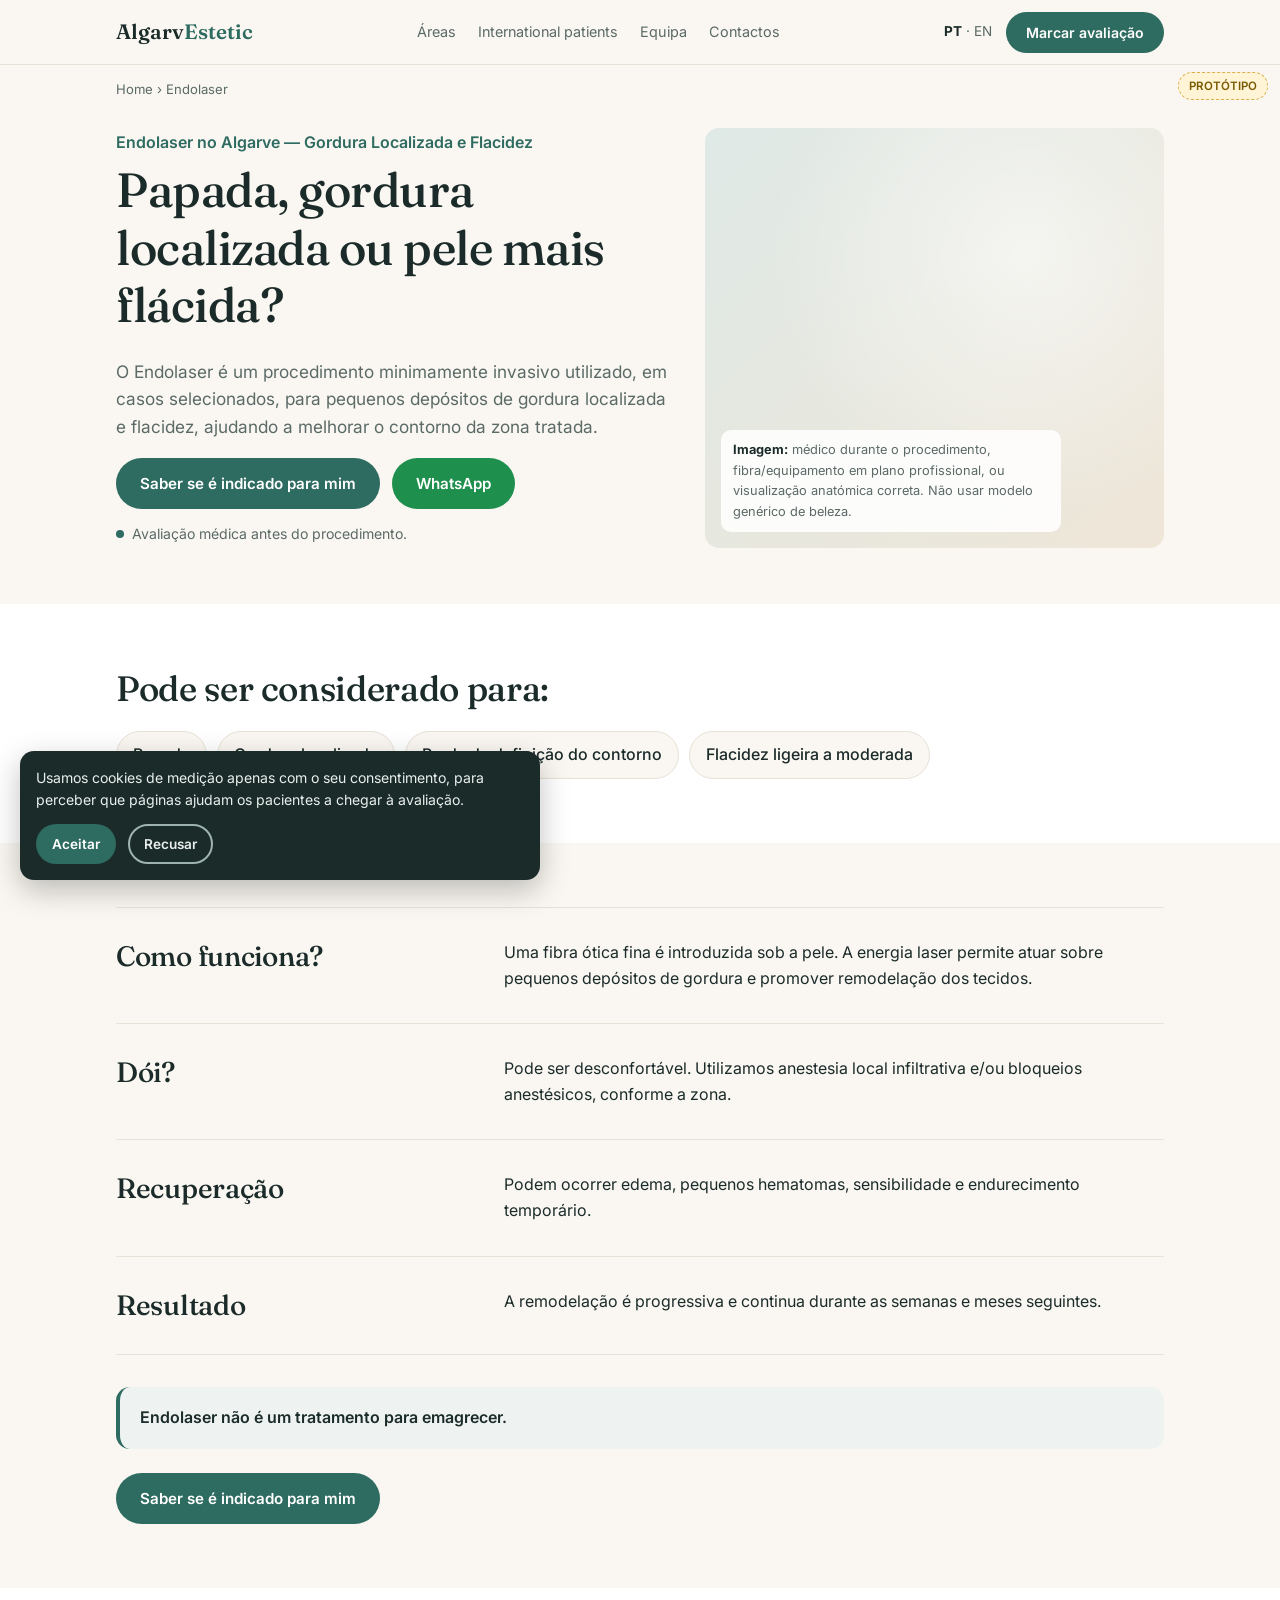
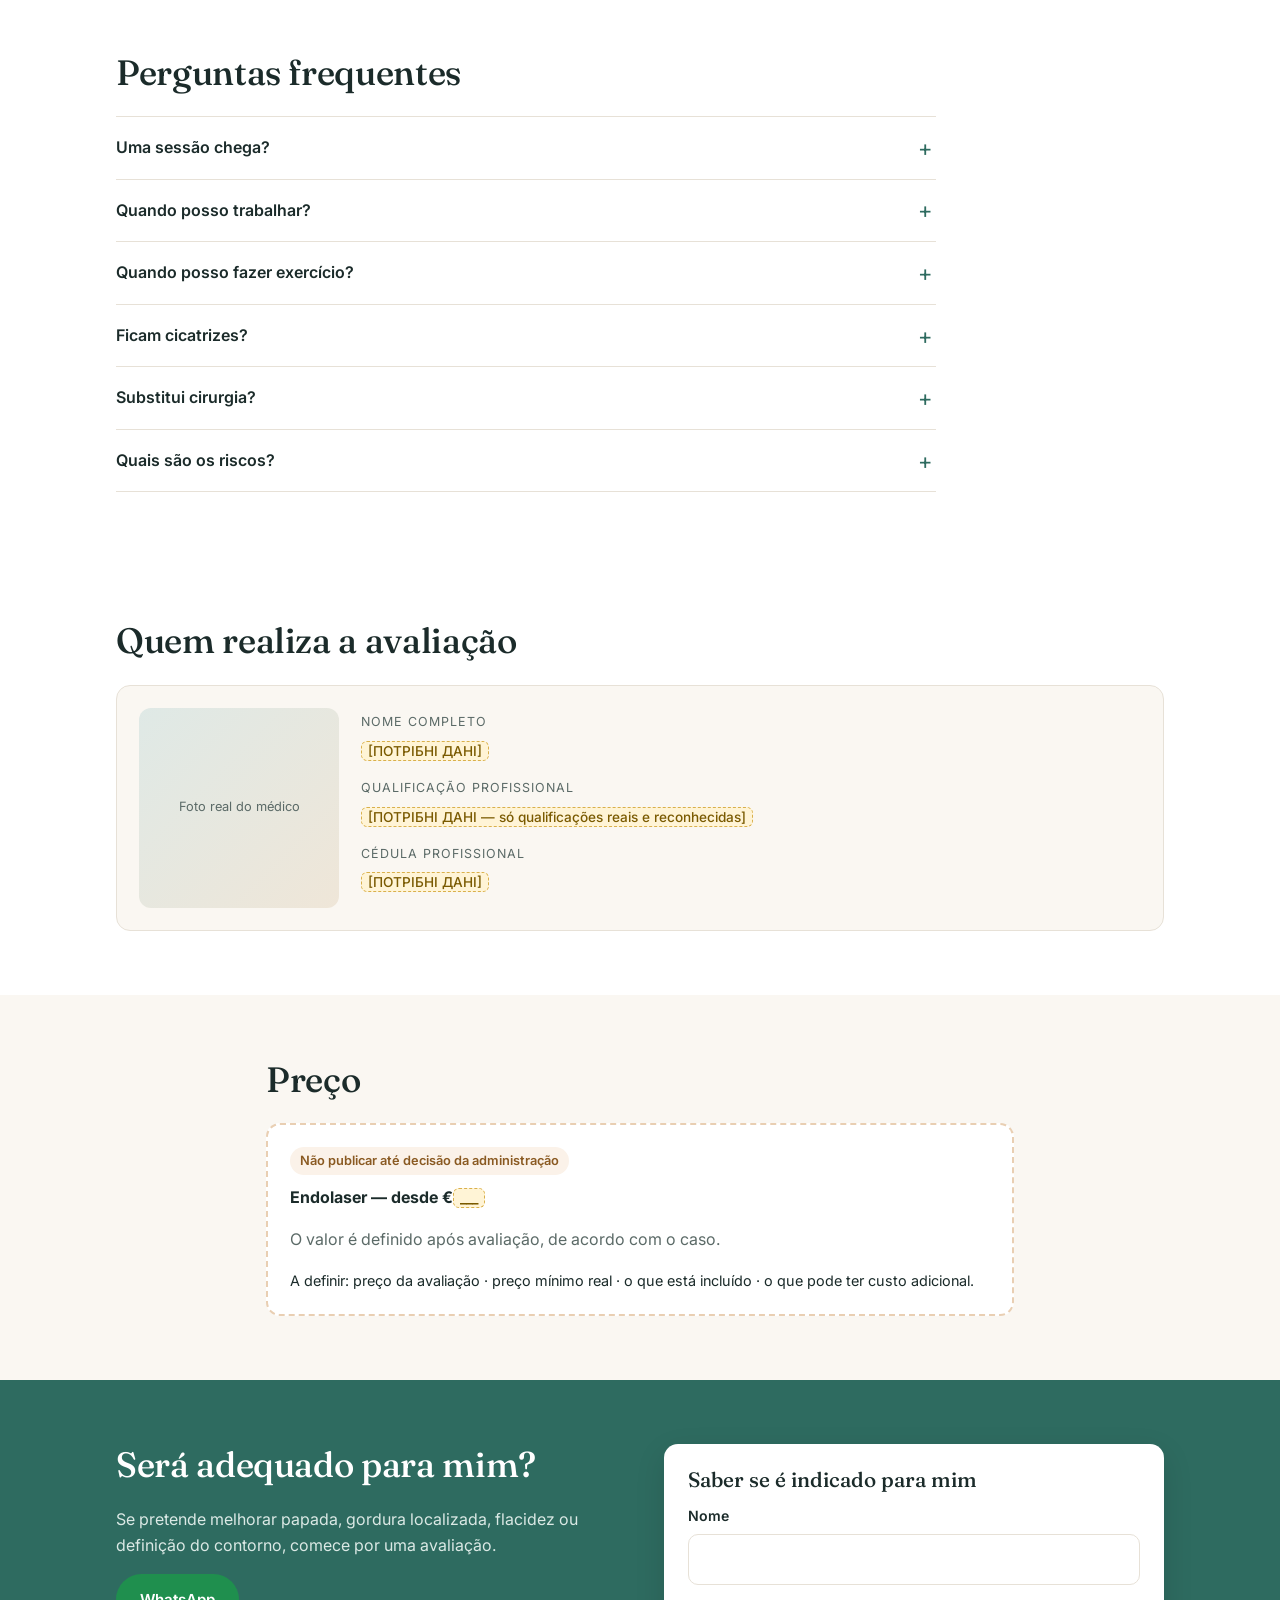
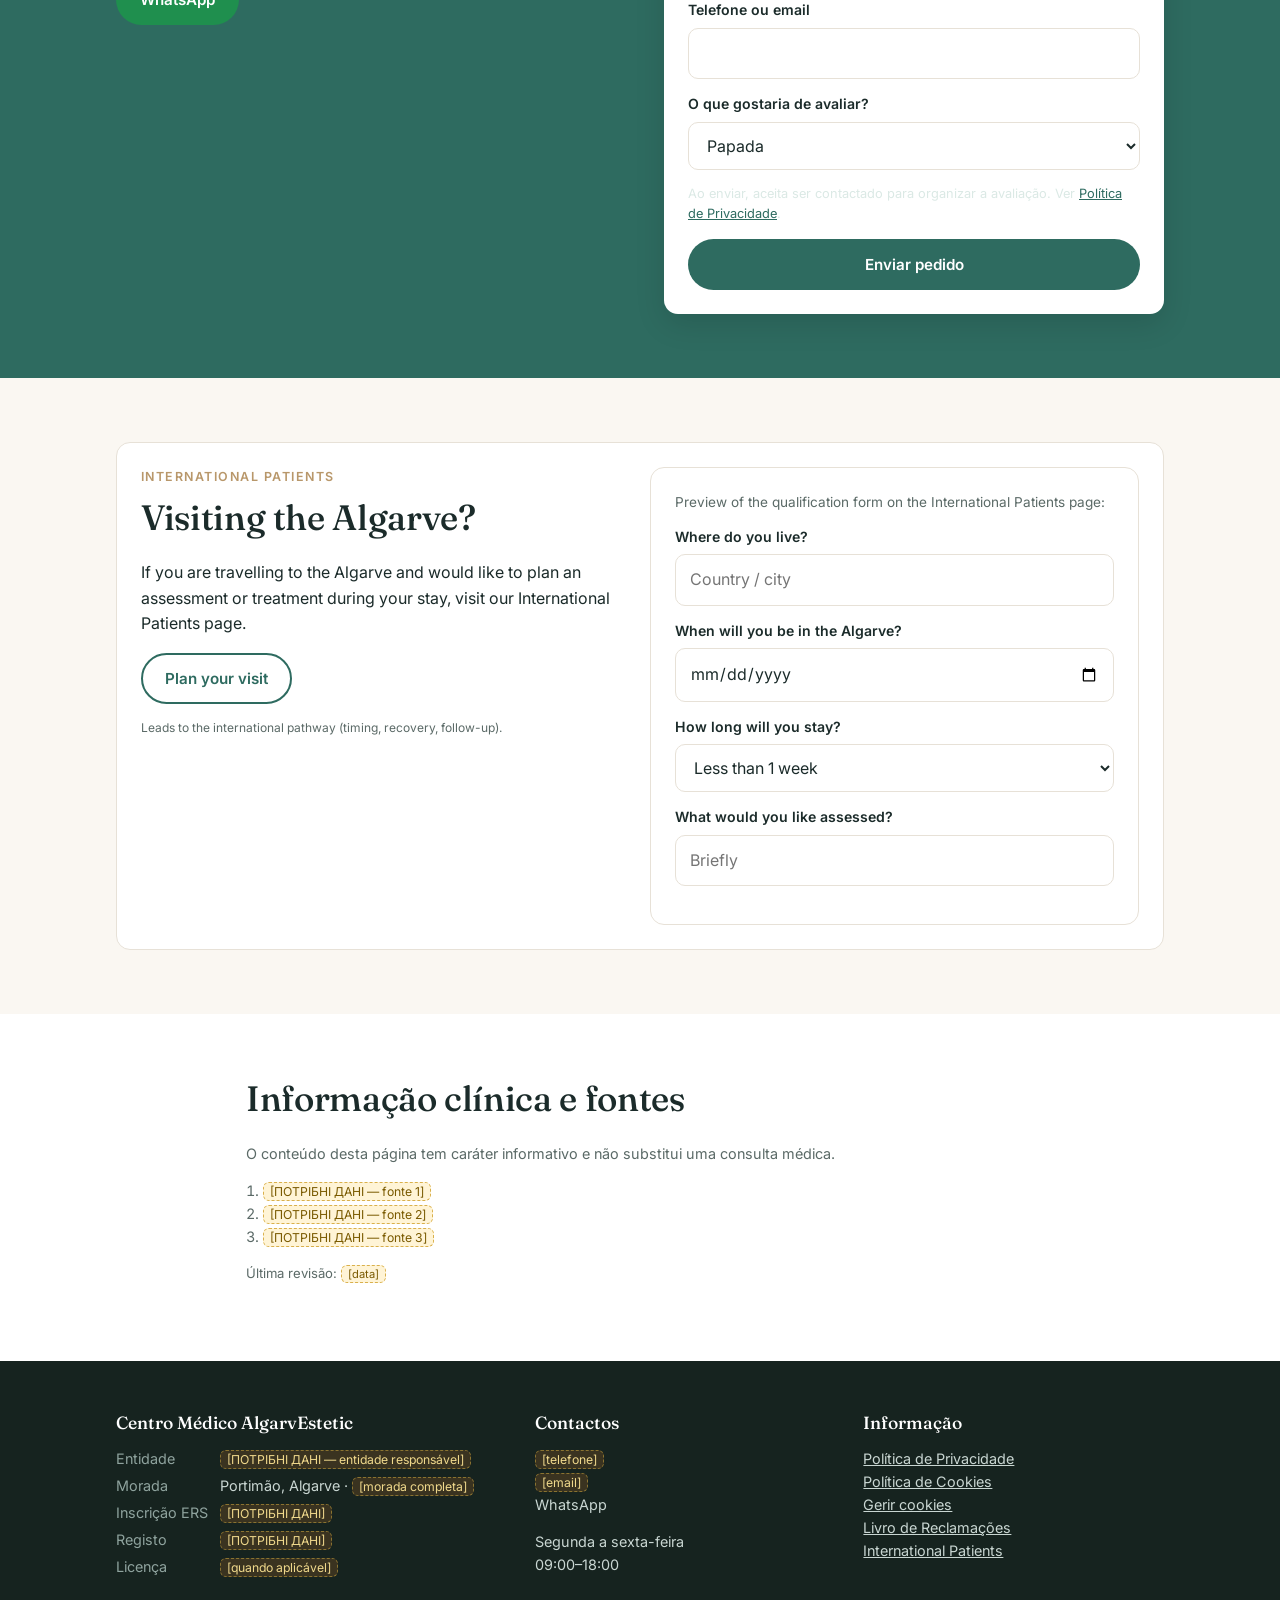
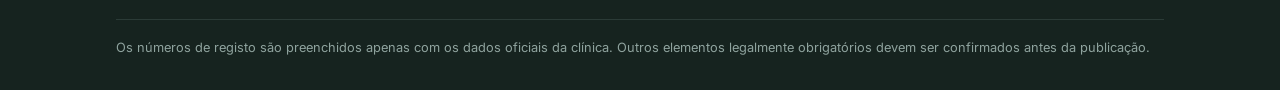
<file: prototype/endolaser-algarve.html>
<!doctype html>
<html lang="pt">
<head>
<meta charset="utf-8">
<meta name="viewport" content="width=device-width, initial-scale=1">
<title>Endolaser Algarve | Gordura Localizada e Flacidez</title>
<meta name="description" content="Endolaser no Algarve: procedimento minimamente invasivo para casos selecionados de papada, gordura localizada e flacidez. Avaliação médica antes do procedimento.">
<link rel="preconnect" href="https://fonts.googleapis.com">
<link rel="preconnect" href="https://fonts.gstatic.com" crossorigin>
<link href="https://fonts.googleapis.com/css2?family=Fraunces:opsz,wght@9..144,400;9..144,500;9..144,600&family=Inter:wght@400;500;600&display=swap" rel="stylesheet">
<!--
  PROTÓTIPO VISUAL — não é o site final. Gerado por prototype/build.mjs a partir de content/endolaser-algarve.json.
  URL de produção previsto: /endolaser-algarve/
  Cores, logótipo e imagens são marcadores de posição. [ПОТРІБНІ ДАНІ] = dados reais da clínica.
-->
<script type="application/ld+json">
{
  "@context": "https://schema.org",
  "@type": "FAQPage",
  "mainEntity": [
    {
      "@type": "Question",
      "name": "Uma sessão chega?",
      "acceptedAnswer": {
        "@type": "Answer",
        "text": "Pode ser suficiente em determinados casos, mas não existe um número universal. A necessidade de reavaliação ou tratamentos adicionais depende do objetivo e da resposta individual."
      }
    },
    {
      "@type": "Question",
      "name": "Quando posso trabalhar?",
      "acceptedAnswer": {
        "@type": "Answer",
        "text": "Muitos pacientes conseguem regressar relativamente cedo às atividades habituais, mas isso depende da zona tratada, extensão do procedimento, edema, hematomas e tipo de trabalho. Não recomendamos marcar o tratamento imediatamente antes de um evento importante sem discutir primeiro o período de recuperação."
      }
    },
    {
      "@type": "Question",
      "name": "Quando posso fazer exercício?",
      "acceptedAnswer": {
        "@type": "Answer",
        "text": "Depende da área e extensão tratadas. As orientações são dadas individualmente após o procedimento."
      }
    },
    {
      "@type": "Question",
      "name": "Ficam cicatrizes?",
      "acceptedAnswer": {
        "@type": "Answer",
        "text": "A fibra é introduzida através de pequenos pontos de entrada. Não se trata de uma cirurgia com grandes incisões."
      }
    },
    {
      "@type": "Question",
      "name": "Substitui cirurgia?",
      "acceptedAnswer": {
        "@type": "Answer",
        "text": "Nem sempre. Excesso importante de pele, flacidez acentuada ou maior volume de gordura podem necessitar de outra abordagem."
      }
    },
    {
      "@type": "Question",
      "name": "Quais são os riscos?",
      "acceptedAnswer": {
        "@type": "Answer",
        "text": "Endolaser é um procedimento médico minimamente invasivo, mas não é isento de riscos. Podem ocorrer infeção, irregularidades, alterações da sensibilidade, lesão térmica e outras complicações menos frequentes. Os riscos específicos são explicados antes do procedimento."
      }
    }
  ]
}
</script>
<style>
:root{
  --bg:#faf7f2; --surface:#ffffff; --ink:#1b2b2a; --muted:#5b6a67; --line:#e7e1d7;
  --primary:#2e6b60; --primary-dark:#24564d; --on-primary:#ffffff;
  --accent:#b8976a; --soft:#eef3f1; --warn:#fbf2e9; --warn-line:#e9cfb3;
  --wa:#1f8f4e;
  --radius:14px; --maxw:1080px;
  --serif:"Fraunces", Georgia, serif; --sans:"Inter", system-ui, -apple-system, sans-serif;
}
*{box-sizing:border-box}
html{scroll-behavior:smooth}
body{margin:0;background:var(--bg);color:var(--ink);font:16px/1.6 var(--sans);-webkit-font-smoothing:antialiased}
a{color:var(--primary)}
h1,h2,h3{font-family:var(--serif);font-weight:500;line-height:1.2;margin:0 0 .6em;letter-spacing:-.01em}
h1{font-size:clamp(1.9rem,4.6vw,3rem)}
h2{font-size:clamp(1.5rem,3.2vw,2.2rem)}
h3{font-size:1.15rem;font-family:var(--sans);font-weight:600;letter-spacing:0}
p{margin:0 0 1em}
.container{max-width:var(--maxw);margin:0 auto;padding:0 16px}
.section{padding:64px 0}
.section.alt{background:var(--surface)}
.eyebrow{font-size:.78rem;font-weight:600;letter-spacing:.12em;text-transform:uppercase;color:var(--accent);margin-bottom:.8em}
.lead{font-size:1.08rem;color:var(--muted);max-width:62ch}
.muted{color:var(--muted)}
.placeholder-data{background:#fff4d6;border:1px dashed #d9b04c;color:#7a5a00;padding:1px 6px;border-radius:6px;font-size:.85em;overflow-wrap:anywhere}

/* Buttons */
.btn{display:inline-flex;align-items:center;justify-content:center;gap:.5em;padding:14px 22px;border-radius:999px;font:600 .95rem var(--sans);text-decoration:none;border:2px solid transparent;cursor:pointer;transition:background .2s,transform .1s;min-height:48px;text-align:center}
.btn:active{transform:translateY(1px)}
.btn-primary{background:var(--primary);color:var(--on-primary)}
.btn-primary:hover{background:var(--primary-dark)}
.btn-outline{background:transparent;border-color:var(--primary);color:var(--primary)}
.btn-outline:hover{background:var(--soft)}
.btn-wa{background:var(--wa);color:#fff}
.btn-row{display:flex;flex-wrap:wrap;gap:12px;margin-top:8px}

/* Header */
.site-header{position:sticky;top:0;z-index:40;background:rgba(250,247,242,.94);backdrop-filter:blur(8px);border-bottom:1px solid var(--line)}
.site-header .container{display:flex;align-items:center;justify-content:space-between;height:64px;gap:12px}
.logo{font-family:var(--serif);font-size:1.3rem;font-weight:600;color:var(--ink);text-decoration:none}
.logo span{color:var(--primary)}
.main-nav{display:none}
@media(min-width:1000px){
  .main-nav{display:flex;gap:22px;font-size:.9rem}
  .main-nav a{color:var(--muted);text-decoration:none}
  .main-nav a:hover{color:var(--ink)}
}
.header-right{display:flex;align-items:center;gap:14px}
.lang{font-size:.85rem;color:var(--muted);white-space:nowrap}
.lang b{color:var(--ink)}
.header-cta{padding:10px 18px;min-height:40px;font-size:.88rem}
@media(max-width:879px){.header-cta{display:none}}
.breadcrumbs{font-size:.82rem;color:var(--muted);padding:14px 0 0}
.breadcrumbs a{color:var(--muted);text-decoration:none}

/* Hero */
.hero{padding:28px 0 56px}
.hero-grid{display:grid;gap:28px;align-items:center}
.seo-h1{font:600 1rem/1.4 var(--sans);color:var(--primary);margin:0 0 .5em;letter-spacing:0}
.h1-sub{font-size:.88rem;color:var(--muted);margin:-.3em 0 .9em}
.hook{font-family:var(--serif);font-weight:500;font-size:clamp(1.9rem,4.6vw,3rem);line-height:1.2;letter-spacing:-.01em;margin:0 0 .5em}
.hero .microcopy{font-size:.88rem;color:var(--muted);margin-top:14px;display:flex;align-items:center;gap:8px}
.hero .microcopy::before{content:"";width:8px;height:8px;border-radius:50%;background:var(--primary);flex:none}
.visual{border-radius:var(--radius);background:linear-gradient(135deg,#dfe9e6,#efe6d8);min-height:240px;display:flex;align-items:flex-end;padding:16px;position:relative;overflow:hidden}
.visual::after{content:"";position:absolute;inset:0;background:radial-gradient(circle at 70% 30%,rgba(255,255,255,.55),transparent 60%)}
.visual-label{position:relative;z-index:1;background:rgba(255,255,255,.88);border-radius:10px;padding:10px 12px;font-size:.8rem;color:var(--muted);max-width:340px}
.visual-label b{color:var(--ink)}
@media(min-width:880px){
  .hero-grid{grid-template-columns:1.1fr .9fr}
  .visual{min-height:420px}
}

/* Chips (indicações) */
.chips{display:flex;flex-wrap:wrap;gap:10px;list-style:none;padding:0;margin:16px 0 0}
.chips li{background:var(--bg);border:1px solid var(--line);border-radius:999px;padding:10px 16px;font-weight:500}
.chips-note{margin:18px 0 0;color:var(--muted);max-width:70ch}

/* Blocos visíveis (pergunta | resposta) */
.qa{border-top:1px solid var(--line)}
.qa-row{display:grid;gap:10px;padding:32px 0;border-bottom:1px solid var(--line)}
.qa-row h2{font-size:clamp(1.35rem,2.6vw,1.75rem);margin:0}
.qa-row .answer{max-width:62ch}
.qa-row .answer p:last-child{margin-bottom:0}
@media(min-width:880px){.qa-row{grid-template-columns:340px 1fr;gap:48px}}
.short-answer{font-family:var(--serif);font-size:1.7rem;line-height:1.2;color:var(--primary);margin-bottom:.35em}
.answer-list{margin:0 0 1em;padding-left:1.2em}
.answer-list li{margin:.2em 0}
.know{list-style:none;margin:0;padding:0;display:grid;gap:10px}
.know li{display:flex;gap:14px;align-items:baseline;background:var(--surface);border:1px solid var(--line);border-radius:var(--radius);padding:14px 18px;font-weight:600}
.know .num{font-family:var(--serif);font-size:1.3rem;color:var(--accent);font-weight:500}

/* Mensagens-chave + CTA intermédio */
.keys{margin-top:32px;display:grid;gap:12px}
.callout{border-radius:var(--radius);padding:18px 20px}
.callout p{margin:0}
.callout.info{background:var(--soft);border-left:4px solid var(--primary);font-weight:600}
.mid-cta{margin-top:24px}

/* FAQ */
.faq{margin-top:22px;border-top:1px solid var(--line);max-width:820px}
.faq details{border-bottom:1px solid var(--line)}
.faq summary{cursor:pointer;list-style:none;padding:18px 36px 18px 0;font-weight:600;position:relative}
.faq summary::-webkit-details-marker{display:none}
.faq summary::after{content:"+";position:absolute;right:4px;top:50%;transform:translateY(-50%);font-size:1.4rem;color:var(--primary);font-weight:400}
.faq details[open] summary::after{content:"–"}
.faq .faq-a{padding:0 0 18px;color:var(--muted);max-width:70ch}
.faq .faq-a p:last-child,.faq .faq-a ul:last-child{margin-bottom:0}

/* Doctor */
.doctor{display:grid;gap:22px;align-items:center;background:var(--bg);border:1px solid var(--line);border-radius:var(--radius);padding:22px;margin-top:22px}
.doctor-photo{aspect-ratio:1;border-radius:12px;background:linear-gradient(135deg,#dfe9e6,#efe6d8);display:grid;place-items:center;color:var(--muted);font-size:.8rem;text-align:center;padding:10px;max-width:200px}
.doctor dl{margin:0;display:grid;gap:6px;min-width:0}
.doctor dt{font-size:.78rem;letter-spacing:.08em;text-transform:uppercase;color:var(--muted)}
.doctor dd{margin:0 0 8px;font-weight:500}
@media(min-width:700px){.doctor{grid-template-columns:200px 1fr}}

/* Price */
.price-box{background:var(--surface);border:2px dashed var(--warn-line);border-radius:var(--radius);padding:22px;margin-top:22px}
.price-box .status{display:inline-block;background:var(--warn);color:#8a5a22;font-weight:600;font-size:.8rem;padding:4px 10px;border-radius:999px;margin-bottom:10px}

/* CTA band + form */
.cta-band{background:var(--primary);color:var(--on-primary)}
.cta-band h2{color:#fff}
.cta-band p{color:#dbe9e5}
.form-card{background:var(--surface);color:var(--ink);border-radius:var(--radius);padding:24px;box-shadow:0 10px 30px rgba(0,0,0,.12)}
.form-card h3{font-family:var(--serif);font-weight:500;font-size:1.3rem}
.field{margin-bottom:14px}
.field label{display:block;font-size:.88rem;font-weight:600;margin-bottom:6px}
.field input,.field select{width:100%;padding:12px 14px;border:1px solid var(--line);border-radius:10px;font:inherit;background:#fff;color:var(--ink);min-height:48px}
.field input:focus,.field select:focus{outline:2px solid var(--primary);outline-offset:1px;border-color:transparent}
.consent-line{font-size:.8rem;color:var(--muted);margin:4px 0 14px}
.thanks{display:none;text-align:center;padding:16px 0}
.thanks .check{width:56px;height:56px;border-radius:50%;background:var(--soft);color:var(--primary);display:grid;place-items:center;margin:0 auto 12px;font-size:1.6rem}
.form-card.sent form{display:none}
.form-card.sent .thanks{display:block}
.cta-grid{display:grid;gap:28px;align-items:start}
@media(min-width:880px){.cta-grid{grid-template-columns:1fr 1fr;gap:48px}}

/* International */
.intl{background:var(--surface);border:1px solid var(--line);border-radius:var(--radius);padding:24px;display:grid;gap:20px}
@media(min-width:880px){.intl{grid-template-columns:1fr 1fr;align-items:start}}
.intl .lang-note{font-size:.75rem;color:var(--muted)}
.check-list{list-style:none;padding:0;margin:0 0 18px;display:grid;gap:8px}
.check-list li{padding-left:26px;position:relative}
.check-list li::before{content:"✓";position:absolute;left:0;color:var(--primary);font-weight:700}

/* Sources */
.sources{font-size:.9rem;color:var(--muted)}
.sources ol{padding-left:1.2em}

/* Home */
.home-hero h1{font-size:clamp(2rem,4.8vw,3.2rem)}
.areas{display:grid;gap:16px;grid-template-columns:repeat(auto-fit,minmax(280px,1fr));margin-top:24px}
.area{background:var(--surface);border:1px solid var(--line);border-radius:var(--radius);padding:24px;display:flex;flex-direction:column}
.area h3{font-family:var(--serif);font-weight:500;font-size:1.3rem;margin:0 0 .2em}
.area .area-sub{font-size:.85rem;color:var(--muted);margin:0 0 .6em}
.area .tags{font-size:.85rem;font-weight:600;color:var(--primary);margin:0 0 .7em}
.area p{color:var(--muted);font-size:.95rem}
.area .links{margin-top:auto;display:flex;flex-direction:column;gap:6px;padding-top:4px}
.area .links a{font-weight:600;text-decoration:none}
.area .links a::after{content:" →"}
.band{background:var(--soft);border-radius:var(--radius);padding:28px;display:grid;gap:16px;align-items:center}
.band h2{margin-bottom:.4em}
.band p:last-child{margin-bottom:0}
@media(min-width:880px){.band{grid-template-columns:1fr auto;gap:40px}}
.reasons{display:grid;gap:22px;grid-template-columns:repeat(auto-fit,minmax(220px,1fr));margin-top:24px}
.reason{border-top:3px solid var(--accent);padding-top:14px}
.reason h3{font-size:.85rem;letter-spacing:.08em;text-transform:uppercase;margin-bottom:.4em}
.reason p{margin:0;color:var(--muted)}
.team{display:grid;gap:16px;grid-template-columns:repeat(auto-fit,minmax(220px,1fr));margin:24px 0}
.member{background:var(--bg);border:1px solid var(--line);border-radius:var(--radius);padding:18px}
.member .doctor-photo{max-width:none;margin-bottom:12px}
.member dl{margin:0;display:grid;gap:2px}
.member dt{font-size:.75rem;letter-spacing:.08em;text-transform:uppercase;color:var(--muted);margin-top:6px}
.member dd{margin:0;min-width:0}
.location{display:grid;gap:24px}
@media(min-width:880px){.location{grid-template-columns:1fr 1.2fr;align-items:start}}
.map{border-radius:var(--radius);background:linear-gradient(135deg,#dfe9e6,#efe6d8);min-height:280px;display:grid;place-items:center;color:var(--muted);font-size:.9rem;text-align:center;padding:16px}
.info-list{margin:0 0 20px;display:grid;gap:12px}
.info-list dt{font-size:.78rem;letter-spacing:.08em;text-transform:uppercase;color:var(--muted)}
.info-list dd{margin:0;font-weight:500;min-width:0}

/* Footer */
.site-footer{background:#16231f;color:#c9d6d2;padding:48px 0 32px;font-size:.9rem}
.site-footer h4{color:#fff;font-family:var(--serif);font-weight:500;font-size:1.1rem;margin:0 0 10px}
.site-footer a{color:#c9d6d2}
.footer-grid{display:grid;gap:28px}
@media(min-width:700px){.footer-grid{grid-template-columns:1.3fr 1fr 1fr}}
.legal dl{margin:0;display:grid;grid-template-columns:auto 1fr;gap:4px 12px}
.legal dt{color:#8fa39e}
.legal dd{margin:0;min-width:0}
.site-footer .placeholder-data{background:#3a3320;border-color:#8a7330;color:#f0d98c}
.footer-bottom{border-top:1px solid #2b3b37;margin-top:28px;padding-top:18px;font-size:.8rem;color:#8fa39e}

/* Sticky mobile CTA */
.sticky-cta{position:fixed;left:0;right:0;bottom:0;z-index:50;display:flex;gap:8px;padding:8px 12px calc(8px + env(safe-area-inset-bottom));background:rgba(250,247,242,.97);border-top:1px solid var(--line);backdrop-filter:blur(8px)}
.sticky-cta .btn{flex:1;padding:10px 12px;min-height:44px;font-size:.9rem}
@media(min-width:880px){.sticky-cta{display:none}}
@media(max-width:879px){body{padding-bottom:72px}}

/* Cookie banner (RGPD) */
.cookie{position:fixed;left:12px;right:12px;bottom:84px;z-index:60;background:var(--ink);color:#e8efed;border-radius:var(--radius);padding:16px;box-shadow:0 10px 30px rgba(0,0,0,.25);max-width:520px;font-size:.88rem}
.cookie p{margin:0 0 12px}
.cookie .btn{padding:8px 14px;min-height:40px;font-size:.85rem}
.cookie .btn-outline{border-color:#9fb3ae;color:#e8efed}
.cookie .btn-outline:hover{background:rgba(255,255,255,.08)}
.cookie[hidden]{display:none}
@media(min-width:880px){.cookie{bottom:20px;left:20px;right:auto}}

.proto-badge{position:fixed;top:72px;right:12px;z-index:30;background:#fff4d6;color:#7a5a00;border:1px dashed #d9b04c;font-size:.72rem;font-weight:600;padding:4px 10px;border-radius:999px}
</style>
</head>
<body>

<div class="proto-badge" aria-hidden="true">PROTÓTIPO</div>

<header class="site-header">
  <div class="container">
    <a class="logo" href="index.html">Algarv<span>Estetic</span></a>
    <nav class="main-nav" aria-label="Principal">
      <a href="index.html#areas">Áreas</a><a href="index.html#international">International patients</a><a href="index.html#equipa">Equipa</a><a href="index.html#contactos">Contactos</a>
    </nav>
    <div class="header-right">
      <span class="lang"><b>PT</b> · EN</span>
      <a class="btn btn-primary header-cta" href="#avaliar" data-cta="header_marcar">Marcar avaliação</a>
    </div>
  </div>
</header>

<main>
  <div class="container">
    <nav class="breadcrumbs" aria-label="breadcrumb"><a href="index.html">Home</a> › Endolaser</nav>
  </div>

  <!-- HERO -->
  <section class="hero" id="hero">
    <div class="container hero-grid">
      <div>
        <h1 class="seo-h1">Endolaser no Algarve — Gordura Localizada e Flacidez</h1>
        
        <p class="hook">Papada, gordura localizada ou pele mais flácida?</p>
        <p class="lead">O Endolaser é um procedimento minimamente invasivo utilizado, em casos selecionados, para pequenos depósitos de gordura localizada e flacidez, ajudando a melhorar o contorno da zona tratada.</p>
        <div class="btn-row">
          <a class="btn btn-primary" href="#avaliar" data-cta="hero_avaliar">Saber se é indicado para mim</a>
          <a class="btn btn-wa" href="#" data-cta="hero_whatsapp" data-wa>WhatsApp</a>
        </div>
        <div class="microcopy">Avaliação médica antes do procedimento.</div>
      </div>
      <div class="visual" role="img" aria-label="Espaço para imagem">
        <div class="visual-label"><b>Imagem:</b> médico durante o procedimento, fibra/equipamento em plano profissional, ou visualização anatómica correta. Não usar modelo genérico de beleza.</div>
      </div>
    </div>
  </section>

  <!-- INDICAÇÕES -->
  <section class="section alt" id="indicacoes">
    <div class="container">
      <h2>Pode ser considerado para:</h2>
      <ul class="chips"><li>Papada</li><li>Gordura localizada</li><li>Perda de definição do contorno</li><li>Flacidez ligeira a moderada</li></ul>
      
    </div>
  </section>

  <!-- VISIBLE -->
  <section class="section" id="informacao">
    <div class="container">
      <div class="qa">
        <div class="qa-row" id="como-funciona">
          <h2>Como funciona?</h2>
          <div class="answer">
            <p>Uma fibra ótica fina é introduzida sob a pele. A energia laser permite atuar sobre pequenos depósitos de gordura e promover remodelação dos tecidos.</p>
          </div>
        </div>
        <div class="qa-row" id="doi">
          <h2>Dói?</h2>
          <div class="answer">
            <p>Pode ser desconfortável. Utilizamos anestesia local infiltrativa e/ou bloqueios anestésicos, conforme a zona.</p>
          </div>
        </div>
        <div class="qa-row" id="recuperacao">
          <h2>Recuperação</h2>
          <div class="answer">
            <p>Podem ocorrer edema, pequenos hematomas, sensibilidade e endurecimento temporário.</p>
          </div>
        </div>
        <div class="qa-row" id="resultado">
          <h2>Resultado</h2>
          <div class="answer">
            <p>A remodelação é progressiva e continua durante as semanas e meses seguintes.</p>
          </div>
        </div>
      </div>
      <div class="keys"><div class="callout info"><p>Endolaser não é um tratamento para emagrecer.</p></div></div>
      <div class="mid-cta"><a class="btn btn-primary" href="#avaliar" data-cta="mid_avaliar">Saber se é indicado para mim</a></div>
    </div>
  </section>

  <!-- FAQ -->
  <section class="section alt" id="faq">
    <div class="container">
      <h2>Perguntas frequentes</h2>
      <div class="faq">
        <details><summary>Uma sessão chega?</summary><div class="faq-a"><p>Pode ser suficiente em determinados casos, mas não existe um número universal. A necessidade de reavaliação ou tratamentos adicionais depende do objetivo e da resposta individual.</p></div></details>
        <details><summary>Quando posso trabalhar?</summary><div class="faq-a"><p>Muitos pacientes conseguem regressar relativamente cedo às atividades habituais, mas isso depende da zona tratada, extensão do procedimento, edema, hematomas e tipo de trabalho.</p><p>Não recomendamos marcar o tratamento imediatamente antes de um evento importante sem discutir primeiro o período de recuperação.</p></div></details>
        <details><summary>Quando posso fazer exercício?</summary><div class="faq-a"><p>Depende da área e extensão tratadas. As orientações são dadas individualmente após o procedimento.</p></div></details>
        <details><summary>Ficam cicatrizes?</summary><div class="faq-a"><p>A fibra é introduzida através de pequenos pontos de entrada. Não se trata de uma cirurgia com grandes incisões.</p></div></details>
        <details><summary>Substitui cirurgia?</summary><div class="faq-a"><p>Nem sempre. Excesso importante de pele, flacidez acentuada ou maior volume de gordura podem necessitar de outra abordagem.</p></div></details>
        <details><summary>Quais são os riscos?</summary><div class="faq-a"><p>Endolaser é um procedimento médico minimamente invasivo, mas não é isento de riscos. Podem ocorrer infeção, irregularidades, alterações da sensibilidade, lesão térmica e outras complicações menos frequentes.</p><p>Os riscos específicos são explicados antes do procedimento.</p></div></details>
      </div>
    </div>
  </section>

  <section class="section alt" id="medico">
    <div class="container">
      <h2>Quem realiza a avaliação</h2>
      <div class="doctor">
        <div class="doctor-photo">Foto real do médico</div>
        <dl>
          <dt>Nome completo</dt><dd><span class="placeholder-data">[ПОТРІБНІ ДАНІ]</span></dd>
          <dt>Qualificação profissional</dt><dd><span class="placeholder-data">[ПОТРІБНІ ДАНІ — só qualificações reais e reconhecidas]</span></dd>
          <dt>Cédula profissional</dt><dd><span class="placeholder-data">[ПОТРІБНІ ДАНІ]</span></dd>
        </dl>
      </div>
    </div>
  </section>

  <section class="section" id="preco">
    <div class="container" style="max-width:780px">
      <h2>Preço</h2>
      <div class="price-box">
        <span class="status">Não publicar até decisão da administração</span>
        <p><strong>Endolaser — desde €<span class="placeholder-data">___</span></strong></p>
        <p class="muted">O valor é definido após avaliação, de acordo com o caso.</p>
        <p style="margin:0;font-size:.9rem">A definir: preço da avaliação · preço mínimo real · o que está incluído · o que pode ter custo adicional.</p>
      </div>
    </div>
  </section>

  <!-- CTA FINAL + FORM -->
  <section class="section cta-band" id="avaliar">
    <div class="container cta-grid">
      <div>
        <h2>Será adequado para mim?</h2>
        <p>Se pretende melhorar papada, gordura localizada, flacidez ou definição do contorno, comece por uma avaliação.</p>
        <div class="btn-row"><a class="btn btn-wa" href="#" data-cta="cta_whatsapp" data-wa>WhatsApp</a></div>
      </div>
      <div class="form-card" id="lead-card">
        <form id="lead-form" novalidate>
          <h3>Saber se é indicado para mim</h3>
          <div class="field"><label for="f-nome">Nome</label><input id="f-nome" name="nome" autocomplete="name" required></div>
          <div class="field"><label for="f-contacto">Telefone ou email</label><input id="f-contacto" name="contacto" autocomplete="tel" required></div>
          <div class="field"><label for="f-zona">O que gostaria de avaliar?</label>
            <select id="f-zona" name="zona"><option>Papada</option><option>Gordura localizada</option><option>Flacidez</option><option>Definição do contorno</option><option>Não tenho a certeza</option></select>
          </div>
          <input type="hidden" name="lead_id" id="f-lead">
          <input type="hidden" name="page" value="endolaser-algarve">
          <p class="consent-line">Ao enviar, aceita ser contactado para organizar a avaliação. Ver <a href="#">Política de Privacidade</a>.</p>
          <button class="btn btn-primary" type="submit" style="width:100%">Enviar pedido</button>
        </form>
        <div class="thanks" role="status" aria-live="polite">
          <div class="check">✓</div>
          <h3>Pedido recebido.</h3>
          <p class="muted">Entraremos em contacto para organizar a avaliação.</p>
        </div>
      </div>
    </div>
  </section>

  <section class="section" id="international" lang="en">
    <div class="container">
      <div class="intl">
        <div>
          <div class="eyebrow">International patients</div>
          <h2>Visiting the Algarve?</h2>
          <p>If you are travelling to the Algarve and would like to plan an assessment or treatment during your stay, visit our International Patients page.</p>
          <a class="btn btn-outline" href="#" data-cta="intl_plan">Plan your visit</a>
          <p class="lang-note" style="margin-top:14px">Leads to the international pathway (timing, recovery, follow-up).</p>
        </div>
        <form class="form-card" style="box-shadow:none;border:1px solid var(--line)" onsubmit="return false">
          <p class="muted" style="font-size:.85rem;margin-bottom:12px">Preview of the qualification form on the International Patients page:</p>
          <div class="field"><label>Where do you live?</label><input placeholder="Country / city"></div>
          <div class="field"><label>When will you be in the Algarve?</label><input type="date"></div>
          <div class="field"><label>How long will you stay?</label><select><option>Less than 1 week</option><option>1–2 weeks</option><option>More than 2 weeks</option></select></div>
          <div class="field"><label>What would you like assessed?</label><input placeholder="Briefly"></div>
        </form>
      </div>
    </div>
  </section>

  <section class="section alt" id="fontes">
    <div class="container sources" style="max-width:820px">
      <h2 style="color:var(--ink)">Informação clínica e fontes</h2>
      <p>O conteúdo desta página tem caráter informativo e não substitui uma consulta médica.</p>
      <ol>
        <li><span class="placeholder-data">[ПОТРІБНІ ДАНІ — fonte 1]</span></li>
        <li><span class="placeholder-data">[ПОТРІБНІ ДАНІ — fonte 2]</span></li>
        <li><span class="placeholder-data">[ПОТРІБНІ ДАНІ — fonte 3]</span></li>
      </ol>
      <p style="font-size:.82rem">Última revisão: <span class="placeholder-data">[data]</span></p>
    </div>
  </section>
</main>

<footer class="site-footer">
  <div class="container">
    <div class="footer-grid">
      <div class="legal">
        <h4>Centro Médico AlgarvEstetic</h4>
        <dl>
          <dt>Entidade</dt><dd><span class="placeholder-data">[ПОТРІБНІ ДАНІ — entidade responsável]</span></dd>
          <dt>Morada</dt><dd>Portimão, Algarve · <span class="placeholder-data">[morada completa]</span></dd>
          <dt>Inscrição ERS</dt><dd><span class="placeholder-data">[ПОТРІБНІ ДАНІ]</span></dd>
          <dt>Registo</dt><dd><span class="placeholder-data">[ПОТРІБНІ ДАНІ]</span></dd>
          <dt>Licença</dt><dd><span class="placeholder-data">[quando aplicável]</span></dd>
        </dl>
      </div>
      <div>
        <h4>Contactos</h4>
        <p><span class="placeholder-data">[telefone]</span><br><span class="placeholder-data">[email]</span><br>WhatsApp</p>
        <p>Segunda a sexta-feira<br>09:00–18:00</p>
      </div>
      <div>
        <h4>Informação</h4>
        <p><a href="#">Política de Privacidade</a><br><a href="#">Política de Cookies</a><br><a href="#" id="manage-cookies">Gerir cookies</a><br><a href="https://www.livroreclamacoes.pt" target="_blank" rel="noopener">Livro de Reclamações</a><br><a href="index.html#international">International Patients</a></p>
      </div>
    </div>
    <div class="footer-bottom">Os números de registo são preenchidos apenas com os dados oficiais da clínica. Outros elementos legalmente obrigatórios devem ser confirmados antes da publicação.</div>
  </div>
</footer>

<!-- Sticky CTA mobile -->
<div class="sticky-cta">
  <a class="btn btn-primary" href="#avaliar" data-cta="sticky_marcar">Marcar</a>
  <a class="btn btn-wa" href="#" data-cta="sticky_whatsapp" data-wa>WhatsApp</a>
</div>

<!-- RGPD cookie consent -->
<div class="cookie" id="cookie" hidden>
  <p>Usamos cookies de medição apenas com o seu consentimento, para perceber que páginas ajudam os pacientes a chegar à avaliação.</p>
  <div class="btn-row" style="margin:0">
    <button class="btn btn-primary" data-consent="granted">Aceitar</button>
    <button class="btn btn-outline" data-consent="denied">Recusar</button>
  </div>
</div>

<script>window.PAGE = {"slug":"endolaser-algarve","leadPrefix":"endo","whatsappText":"Olá, gostaria de saber se o Endolaser é indicado para mim."};</script>
<script>
(() => {
  const P = window.PAGE;

  // lead_id: liga o pedido do site às etapas offline (Marcação → Compareceu → Procedimento → Receita).
  const leadId = P.leadPrefix + '-' + Date.now().toString(36) + '-' + Math.random().toString(36).slice(2, 7);
  document.getElementById('f-lead').value = leadId;

  // Consentimento RGPD: nenhum evento de medição é enviado antes de "Aceitar".
  let consent = null;
  try { consent = localStorage.getItem('consent'); } catch (e) {}
  const cookie = document.getElementById('cookie');
  if (!consent) cookie.hidden = false;
  cookie.addEventListener('click', e => {
    const v = e.target.dataset.consent; if (!v) return;
    consent = v; try { localStorage.setItem('consent', v); } catch (e) {}
    cookie.hidden = true;
  });
  document.getElementById('manage-cookies').addEventListener('click', e => { e.preventDefault(); cookie.hidden = false; });

  function track(event, params) {
    if (consent !== 'granted') return;            // Consent Mode: sem consentimento, nada é enviado
    // Produção: gtag('event', event, params) + Meta Pixel/CAPI com o mesmo event_id
    console.log('[track]', event, params);
  }

  document.querySelectorAll('[data-cta]').forEach(el =>
    el.addEventListener('click', () => track('cta_click', { page: P.slug, cta: el.dataset.cta, lead_id: leadId })));

  // WhatsApp com lead_id na mensagem pré-preenchida
  const waText = encodeURIComponent(P.whatsappText + ' (ref: ' + leadId + ')');
  document.querySelectorAll('[data-wa]').forEach(a => {
    a.href = 'https://wa.me/?text=' + waText;    // [ПОТРІБНІ ДАНІ]: número da clínica
    a.target = '_blank'; a.rel = 'noopener';
  });

  // Formulário curto → ecrã "Pedido recebido" + conversion event
  document.getElementById('lead-form').addEventListener('submit', e => {
    e.preventDefault();
    const f = e.target;
    if (!f.nome.value.trim() || !f.contacto.value.trim()) { f.reportValidity(); return; }
    track('generate_lead', { page: P.slug, zona: f.zona ? f.zona.value : undefined, lead_id: leadId });
    document.getElementById('lead-card').classList.add('sent');
  });
})();
</script>
</body>
</html>
</file>
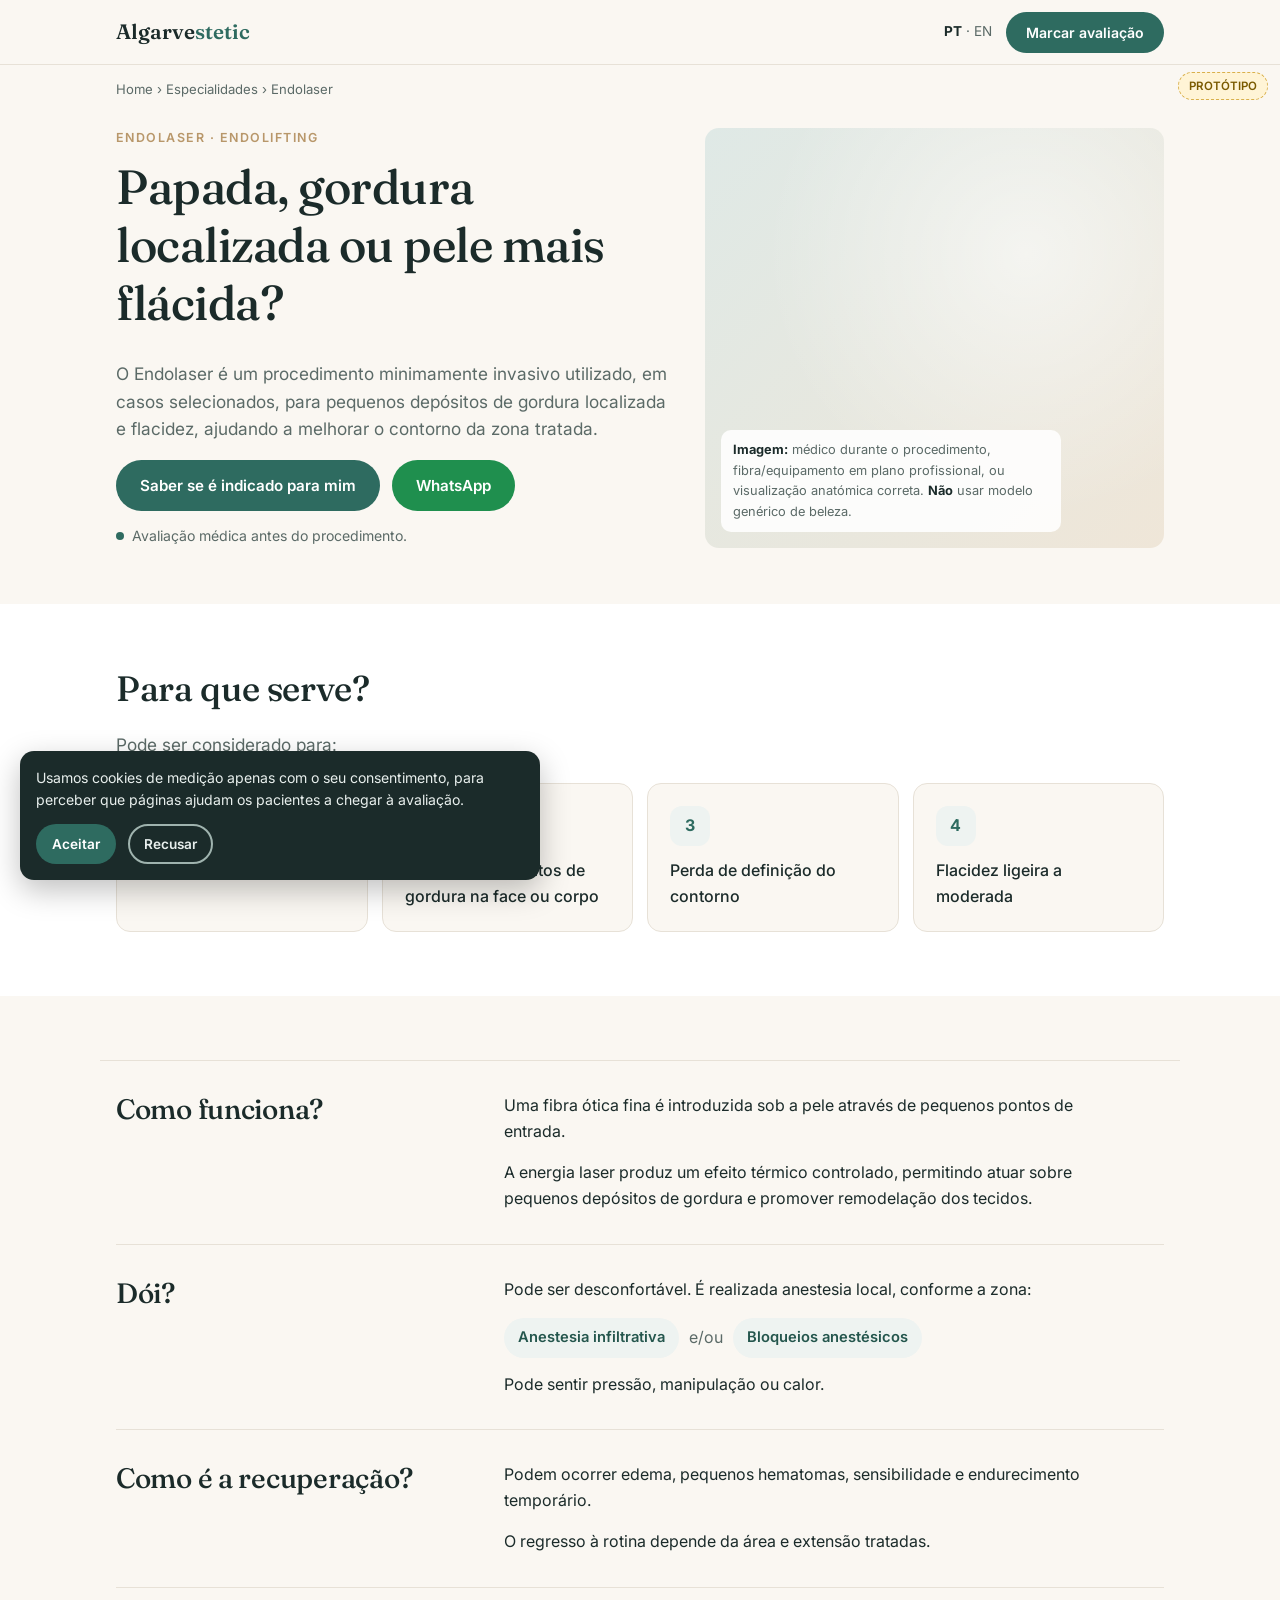
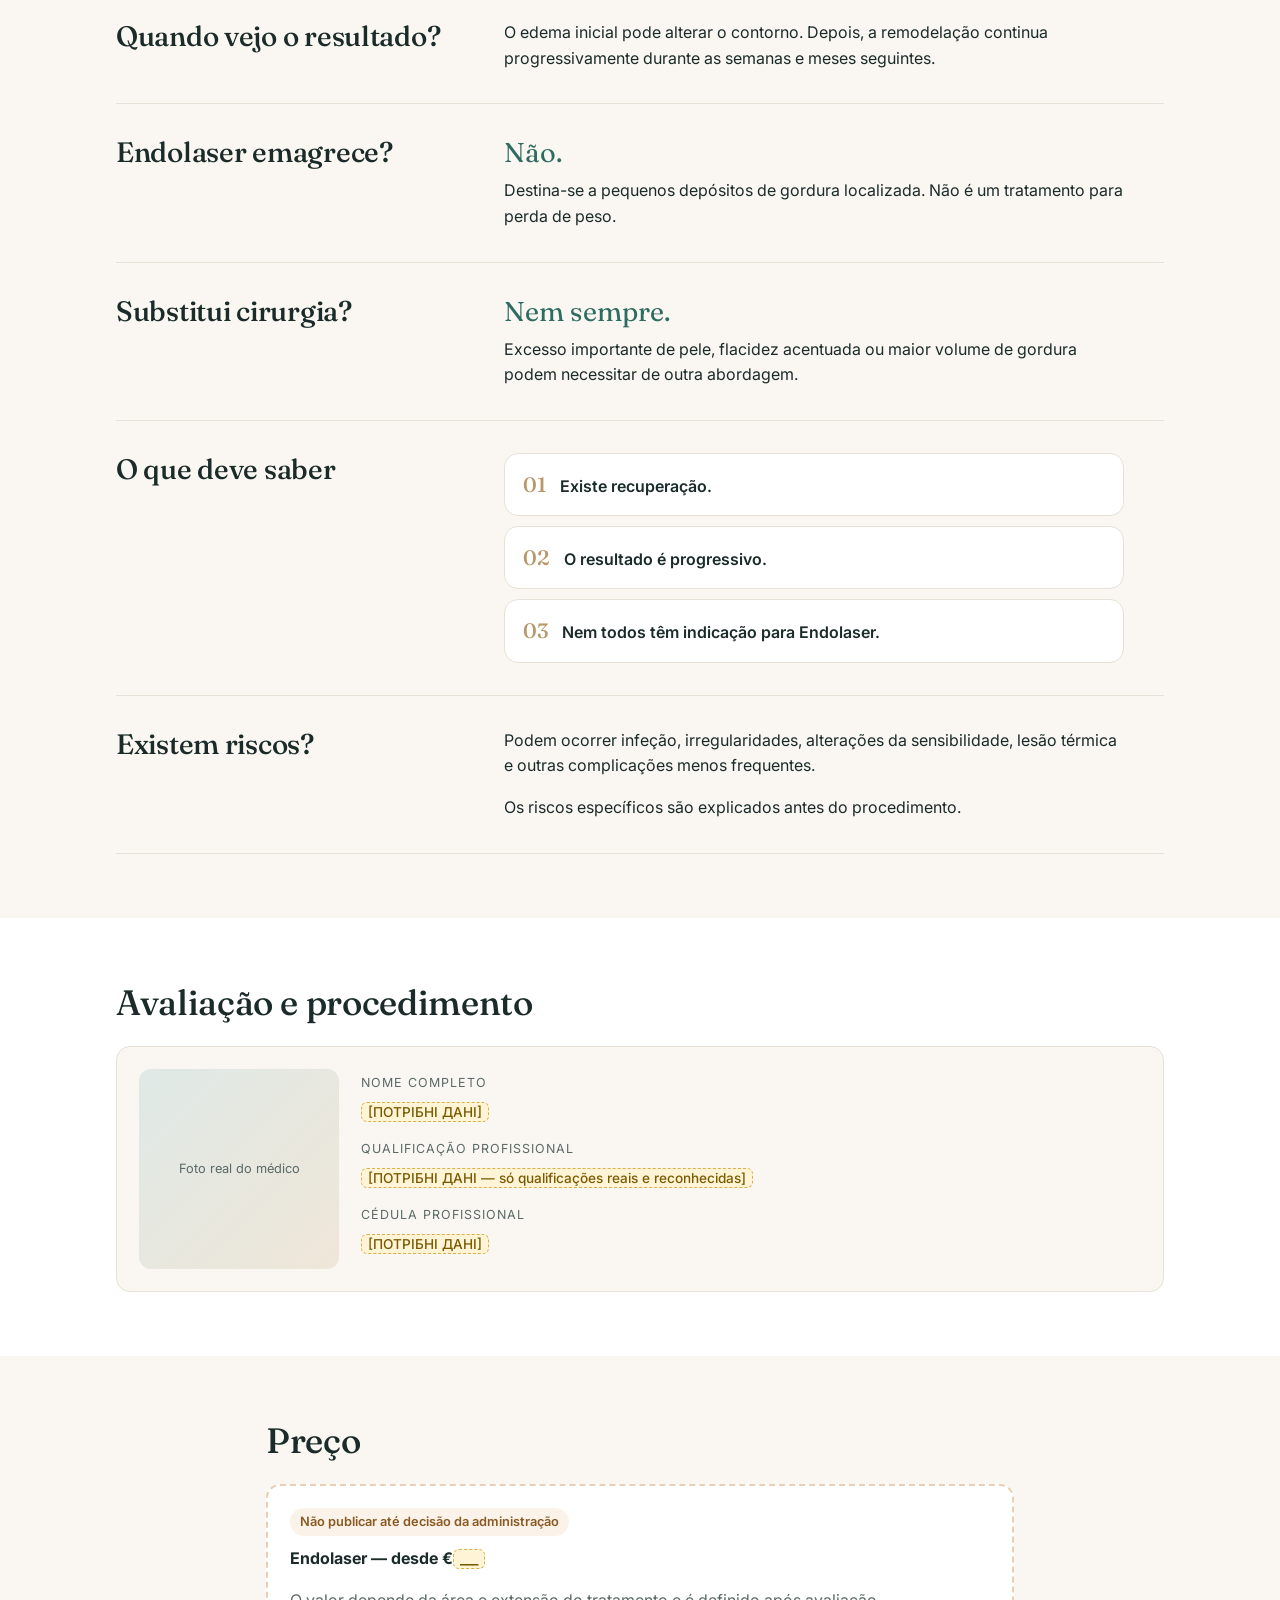
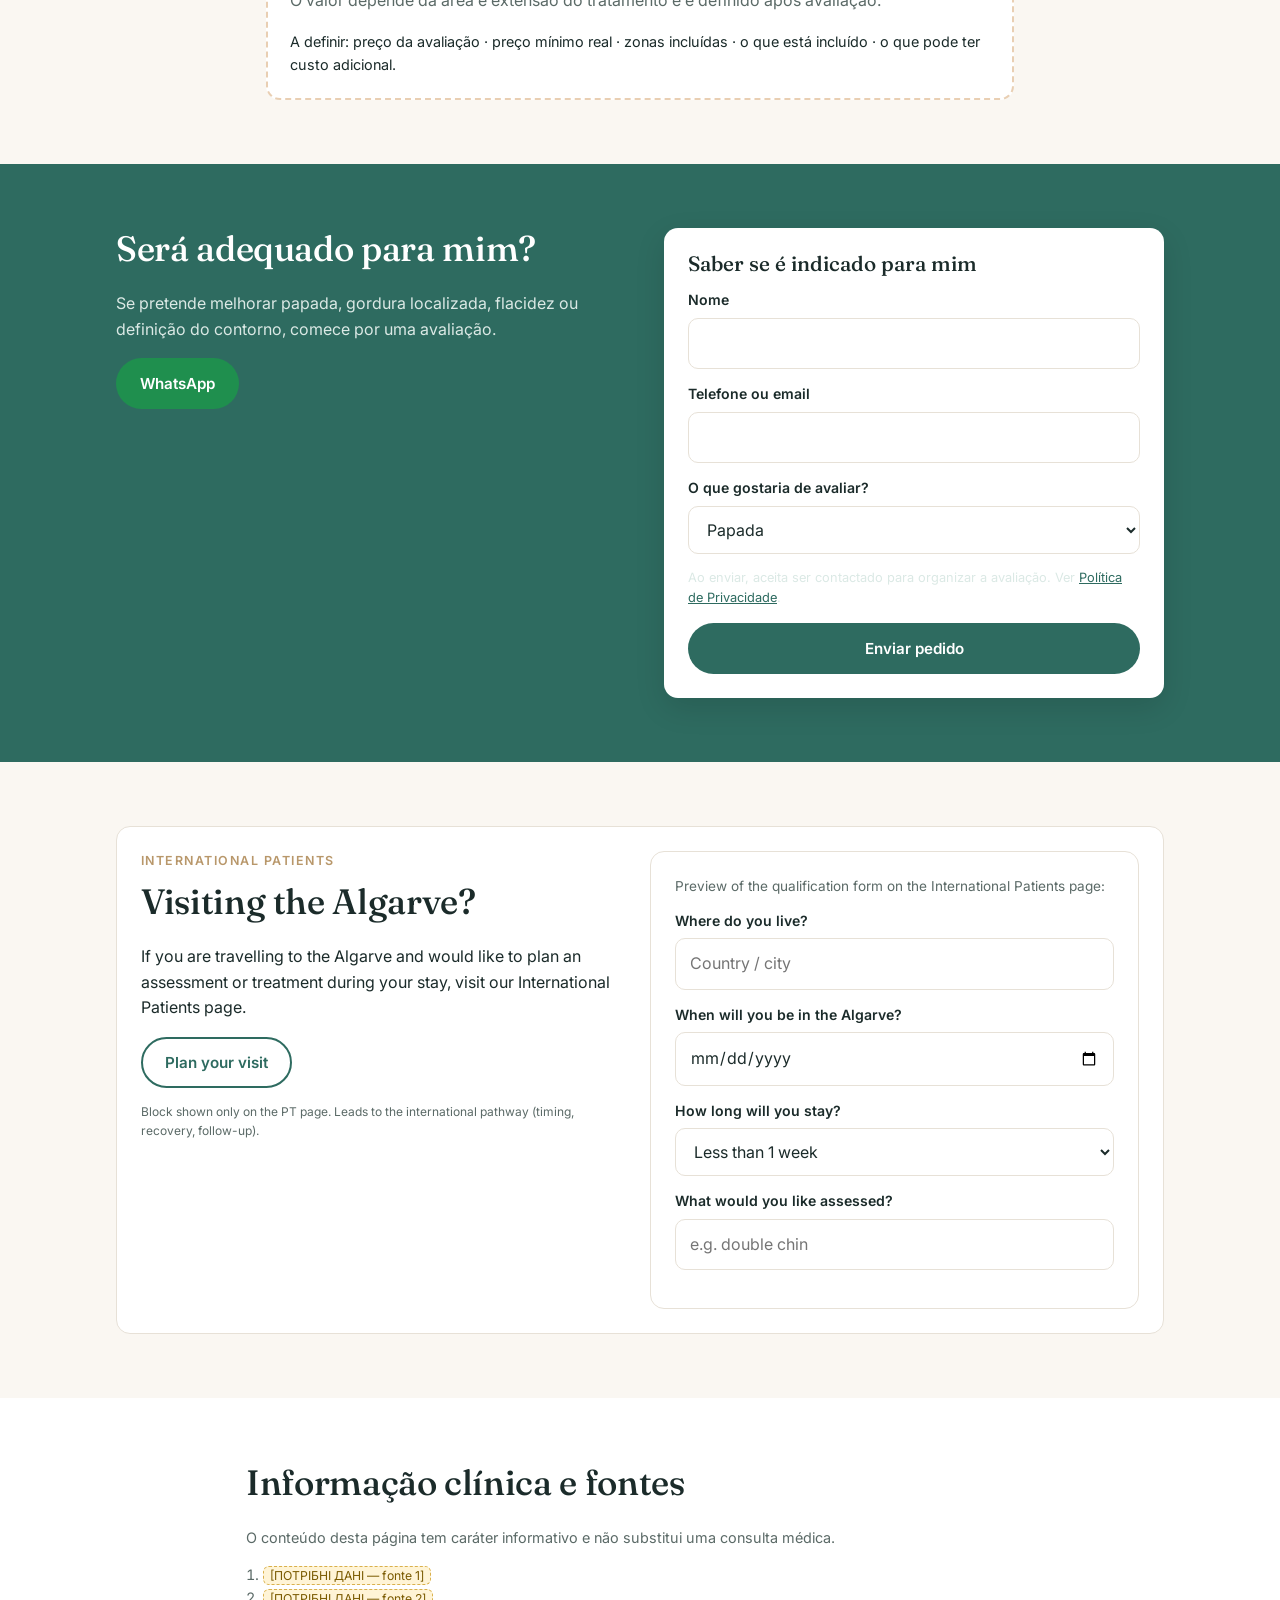
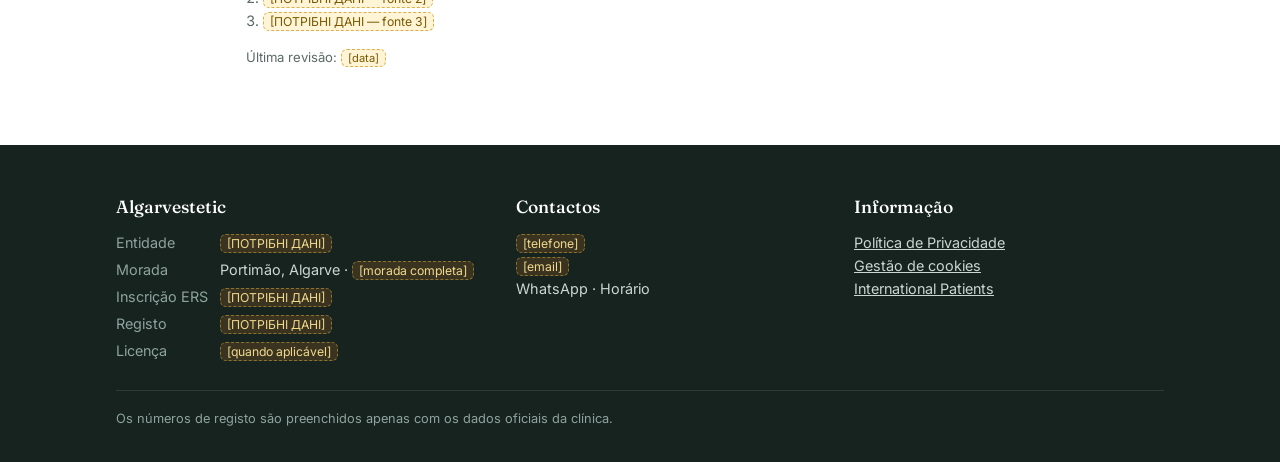
<file: prototype/endolaser.html>
<!doctype html>
<html lang="pt">
<head>
<meta charset="utf-8">
<meta name="viewport" content="width=device-width, initial-scale=1">
<title>Endolaser em Portimão | Algarvestetic</title>
<meta name="description" content="Endolaser: procedimento minimamente invasivo para pequenos depósitos de gordura localizada e flacidez, em casos selecionados. Avaliação médica antes do procedimento.">
<link rel="preconnect" href="https://fonts.googleapis.com">
<link rel="preconnect" href="https://fonts.gstatic.com" crossorigin>
<link href="https://fonts.googleapis.com/css2?family=Fraunces:opsz,wght@9..144,400;9..144,500;9..144,600&family=Inter:wght@400;500;600&display=swap" rel="stylesheet">
<!--
  PROTÓTIPO VISUAL — não é o site final.
  Cores, logótipo e imagens são marcadores de posição.
  [ПОТРІБНІ ДАНІ] = dados reais que a clínica tem de fornecer.
-->
<script type="application/ld+json">
{
  "@context": "https://schema.org",
  "@type": "FAQPage",
  "mainEntity": [
    {"@type": "Question", "name": "Endolaser dói?",
     "acceptedAnswer": {"@type": "Answer", "text": "Pode ser desconfortável. É realizada anestesia local infiltrativa e/ou bloqueios anestésicos, conforme a zona. Pode sentir pressão, manipulação ou calor."}},
    {"@type": "Question", "name": "Como é a recuperação do Endolaser?",
     "acceptedAnswer": {"@type": "Answer", "text": "Podem ocorrer edema, pequenos hematomas, sensibilidade e endurecimento temporário. O regresso à rotina depende da área e extensão tratadas."}},
    {"@type": "Question", "name": "Quando vejo o resultado do Endolaser?",
     "acceptedAnswer": {"@type": "Answer", "text": "O edema inicial pode alterar o contorno. Depois, a remodelação continua progressivamente durante as semanas e meses seguintes."}},
    {"@type": "Question", "name": "Endolaser emagrece?",
     "acceptedAnswer": {"@type": "Answer", "text": "Não. Destina-se a pequenos depósitos de gordura localizada. Não é um tratamento para perda de peso."}},
    {"@type": "Question", "name": "Endolaser substitui cirurgia?",
     "acceptedAnswer": {"@type": "Answer", "text": "Nem sempre. Excesso importante de pele, flacidez acentuada ou maior volume de gordura podem necessitar de outra abordagem."}},
    {"@type": "Question", "name": "Existem riscos no Endolaser?",
     "acceptedAnswer": {"@type": "Answer", "text": "Podem ocorrer infeção, irregularidades, alterações da sensibilidade, lesão térmica e outras complicações menos frequentes. Os riscos específicos são explicados antes do procedimento."}}
  ]
}
</script>
<style>
  :root{
    --bg:#faf7f2; --surface:#ffffff; --ink:#1b2b2a; --muted:#5b6a67; --line:#e7e1d7;
    --primary:#2e6b60; --primary-dark:#24564d; --on-primary:#ffffff;
    --accent:#b8976a; --soft:#eef3f1; --warn:#fbf2e9; --warn-line:#e9cfb3;
    --wa:#1f8f4e;
    --radius:14px; --maxw:1080px;
    --serif:"Fraunces", Georgia, serif; --sans:"Inter", system-ui, -apple-system, sans-serif;
  }
  *{box-sizing:border-box}
  html{scroll-behavior:smooth}
  body{margin:0;background:var(--bg);color:var(--ink);font:16px/1.6 var(--sans);-webkit-font-smoothing:antialiased}
  a{color:var(--primary)}
  h1,h2,h3{font-family:var(--serif);font-weight:500;line-height:1.2;margin:0 0 .6em;letter-spacing:-.01em}
  h1{font-size:clamp(1.9rem,4.6vw,3rem)}
  h2{font-size:clamp(1.5rem,3.2vw,2.2rem)}
  h3{font-size:1.15rem;font-family:var(--sans);font-weight:600;letter-spacing:0}
  p{margin:0 0 1em}
  .container{max-width:var(--maxw);margin:0 auto;padding:0 16px}
  .section{padding:64px 0}
  .section.alt{background:var(--surface)}
  .eyebrow{font-size:.78rem;font-weight:600;letter-spacing:.12em;text-transform:uppercase;color:var(--accent);margin-bottom:.8em}
  .lead{font-size:1.08rem;color:var(--muted);max-width:62ch}
  .muted{color:var(--muted)}
  .placeholder-data{background:#fff4d6;border:1px dashed #d9b04c;color:#7a5a00;padding:1px 6px;border-radius:6px;font-size:.85em;overflow-wrap:anywhere}

  /* Buttons */
  .btn{display:inline-flex;align-items:center;justify-content:center;gap:.5em;padding:14px 22px;border-radius:999px;font:600 .95rem var(--sans);text-decoration:none;border:2px solid transparent;cursor:pointer;transition:background .2s,transform .1s;min-height:48px}
  .btn:active{transform:translateY(1px)}
  .btn-primary{background:var(--primary);color:var(--on-primary)}
  .btn-primary:hover{background:var(--primary-dark)}
  .btn-outline{background:transparent;border-color:var(--primary);color:var(--primary)}
  .btn-outline:hover{background:var(--soft)}
  .btn-wa{background:var(--wa);color:#fff}
  .btn-row{display:flex;flex-wrap:wrap;gap:12px;margin-top:8px}

  /* Header */
  .site-header{position:sticky;top:0;z-index:40;background:rgba(250,247,242,.94);backdrop-filter:blur(8px);border-bottom:1px solid var(--line)}
  .site-header .container{display:flex;align-items:center;justify-content:space-between;height:64px;gap:12px}
  .logo{font-family:var(--serif);font-size:1.3rem;font-weight:600;color:var(--ink);text-decoration:none}
  .logo span{color:var(--primary)}
  .header-right{display:flex;align-items:center;gap:14px}
  .lang{font-size:.85rem;color:var(--muted);white-space:nowrap}
  .lang b{color:var(--ink)}
  .header-cta{padding:10px 18px;min-height:40px;font-size:.88rem}
  @media(max-width:879px){.header-cta{display:none}}
  .breadcrumbs{font-size:.82rem;color:var(--muted);padding:14px 0 0}
  .breadcrumbs a{color:var(--muted);text-decoration:none}

  /* Hero */
  .hero{padding:28px 0 56px}
  .hero-grid{display:grid;gap:28px;align-items:center}
  .hero .microcopy{font-size:.88rem;color:var(--muted);margin-top:14px;display:flex;align-items:center;gap:8px}
  .hero .microcopy::before{content:"";width:8px;height:8px;border-radius:50%;background:var(--primary);flex:none}
  .visual{border-radius:var(--radius);background:linear-gradient(135deg,#dfe9e6,#efe6d8);min-height:240px;display:flex;align-items:flex-end;padding:16px;position:relative;overflow:hidden}
  .visual::after{content:"";position:absolute;inset:0;background:radial-gradient(circle at 70% 30%,rgba(255,255,255,.55),transparent 60%)}
  .visual-label{position:relative;z-index:1;background:rgba(255,255,255,.88);border-radius:10px;padding:10px 12px;font-size:.8rem;color:var(--muted);max-width:340px}
  .visual-label b{color:var(--ink)}
  @media(min-width:880px){
    .hero-grid{grid-template-columns:1.1fr .9fr}
    .visual{min-height:420px}
  }

  /* Para que serve — cards */
  .cards{display:grid;gap:14px;grid-template-columns:repeat(auto-fit,minmax(220px,1fr));margin:24px 0 0}
  .card{background:var(--bg);border:1px solid var(--line);border-radius:var(--radius);padding:22px}
  .card p{margin:0;font-weight:500}
  .card-icon{width:40px;height:40px;border-radius:12px;background:var(--soft);display:grid;place-items:center;margin-bottom:12px;color:var(--primary);font-weight:700}

  /* Q&A rows */
  .qa{border-top:1px solid var(--line)}
  .qa-row{display:grid;gap:10px;padding:32px 0;border-bottom:1px solid var(--line)}
  .qa-row h2{font-size:clamp(1.35rem,2.6vw,1.75rem);margin:0}
  .qa-row .answer{max-width:62ch}
  .qa-row .answer p:last-child{margin-bottom:0}
  @media(min-width:880px){.qa-row{grid-template-columns:340px 1fr;gap:48px}}
  .short-answer{font-family:var(--serif);font-size:1.7rem;line-height:1.2;color:var(--primary);margin-bottom:.35em}
  .anesth{display:flex;flex-wrap:wrap;gap:10px;align-items:center;margin:4px 0 14px}
  .anesth .pill{background:var(--soft);color:var(--primary-dark);border-radius:999px;padding:8px 14px;font-weight:600;font-size:.92rem}
  .know{list-style:none;margin:0;padding:0;display:grid;gap:10px}
  .know li{display:flex;gap:14px;align-items:baseline;background:var(--surface);border:1px solid var(--line);border-radius:var(--radius);padding:14px 18px;font-weight:600}
  .know .num{font-family:var(--serif);font-size:1.3rem;color:var(--accent);font-weight:500}

  /* Doctor */
  .doctor{display:grid;gap:22px;align-items:center;background:var(--bg);border:1px solid var(--line);border-radius:var(--radius);padding:22px;margin-top:22px}
  .doctor-photo{aspect-ratio:1;border-radius:12px;background:linear-gradient(135deg,#dfe9e6,#efe6d8);display:grid;place-items:center;color:var(--muted);font-size:.8rem;text-align:center;padding:10px;max-width:200px}
  .doctor dl{margin:0;display:grid;gap:6px;min-width:0}
  .doctor dt{font-size:.78rem;letter-spacing:.08em;text-transform:uppercase;color:var(--muted)}
  .doctor dd{margin:0 0 8px;font-weight:500}
  @media(min-width:700px){.doctor{grid-template-columns:200px 1fr}}

  /* Price */
  .price-box{background:var(--surface);border:2px dashed var(--warn-line);border-radius:var(--radius);padding:22px;margin-top:22px}
  .price-box .status{display:inline-block;background:var(--warn);color:#8a5a22;font-weight:600;font-size:.8rem;padding:4px 10px;border-radius:999px;margin-bottom:10px}

  /* CTA band + form */
  .cta-band{background:var(--primary);color:var(--on-primary)}
  .cta-band h2{color:#fff}
  .cta-band p{color:#dbe9e5}
  .form-card{background:var(--surface);color:var(--ink);border-radius:var(--radius);padding:24px;box-shadow:0 10px 30px rgba(0,0,0,.12)}
  .form-card h3{font-family:var(--serif);font-weight:500;font-size:1.3rem}
  .field{margin-bottom:14px}
  .field label{display:block;font-size:.88rem;font-weight:600;margin-bottom:6px}
  .field input,.field select{width:100%;padding:12px 14px;border:1px solid var(--line);border-radius:10px;font:inherit;background:#fff;color:var(--ink);min-height:48px}
  .field input:focus,.field select:focus{outline:2px solid var(--primary);outline-offset:1px;border-color:transparent}
  .consent-line{font-size:.8rem;color:var(--muted);margin:4px 0 14px}
  .thanks{display:none;text-align:center;padding:16px 0}
  .thanks .check{width:56px;height:56px;border-radius:50%;background:var(--soft);color:var(--primary);display:grid;place-items:center;margin:0 auto 12px;font-size:1.6rem}
  .form-card.sent form{display:none}
  .form-card.sent .thanks{display:block}
  .cta-grid{display:grid;gap:28px;align-items:start}
  @media(min-width:880px){.cta-grid{grid-template-columns:1fr 1fr;gap:48px}}

  /* International */
  .intl{background:var(--surface);border:1px solid var(--line);border-radius:var(--radius);padding:24px;display:grid;gap:20px}
  @media(min-width:880px){.intl{grid-template-columns:1fr 1fr;align-items:start}}
  .intl .lang-note{font-size:.75rem;color:var(--muted)}

  /* Sources */
  .sources{font-size:.9rem;color:var(--muted)}
  .sources ol{padding-left:1.2em}

  /* Footer */
  .site-footer{background:#16231f;color:#c9d6d2;padding:48px 0 32px;font-size:.9rem}
  .site-footer h4{color:#fff;font-family:var(--serif);font-weight:500;font-size:1.1rem;margin:0 0 10px}
  .site-footer a{color:#c9d6d2}
  .footer-grid{display:grid;gap:28px}
  @media(min-width:700px){.footer-grid{grid-template-columns:1.2fr 1fr 1fr}}
  .legal dl{margin:0;display:grid;grid-template-columns:auto 1fr;gap:4px 12px}
  .legal dt{color:#8fa39e}
  .legal dd{margin:0;min-width:0}
  .site-footer .placeholder-data{background:#3a3320;border-color:#8a7330;color:#f0d98c}
  .footer-bottom{border-top:1px solid #2b3b37;margin-top:28px;padding-top:18px;font-size:.8rem;color:#8fa39e}

  /* Sticky mobile CTA */
  .sticky-cta{position:fixed;left:0;right:0;bottom:0;z-index:50;display:flex;gap:8px;padding:8px 12px calc(8px + env(safe-area-inset-bottom));background:rgba(250,247,242,.97);border-top:1px solid var(--line);backdrop-filter:blur(8px)}
  .sticky-cta .btn{flex:1;padding:10px 12px;min-height:44px;font-size:.9rem}
  @media(min-width:880px){.sticky-cta{display:none}}
  @media(max-width:879px){body{padding-bottom:72px}}

  /* Cookie banner (RGPD) */
  .cookie{position:fixed;left:12px;right:12px;bottom:84px;z-index:60;background:var(--ink);color:#e8efed;border-radius:var(--radius);padding:16px;box-shadow:0 10px 30px rgba(0,0,0,.25);max-width:520px;font-size:.88rem}
  .cookie p{margin:0 0 12px}
  .cookie .btn{padding:8px 14px;min-height:40px;font-size:.85rem}
  .cookie .btn-outline{border-color:#9fb3ae;color:#e8efed}
  .cookie .btn-outline:hover{background:rgba(255,255,255,.08)}
  .cookie[hidden]{display:none}
  @media(min-width:880px){.cookie{bottom:20px;left:20px;right:auto}}

  .proto-badge{position:fixed;top:72px;right:12px;z-index:30;background:#fff4d6;color:#7a5a00;border:1px dashed #d9b04c;font-size:.72rem;font-weight:600;padding:4px 10px;border-radius:999px}
</style>
</head>
<body>

<div class="proto-badge" aria-hidden="true">PROTÓTIPO</div>

<header class="site-header">
  <div class="container">
    <a class="logo" href="#">Algarve<span>stetic</span></a>
    <div class="header-right">
      <span class="lang"><b>PT</b> · EN</span>
      <a class="btn btn-primary header-cta" href="#avaliar" data-cta="header_marcar">Marcar avaliação</a>
    </div>
  </div>
</header>

<main>
  <div class="container">
    <nav class="breadcrumbs" aria-label="breadcrumb">
      <a href="#">Home</a> › <a href="#">Especialidades</a> › Endolaser
    </nav>
  </div>

  <!-- HERO -->
  <section class="hero" id="hero">
    <div class="container hero-grid">
      <div>
        <div class="eyebrow">Endolaser · Endolifting</div>
        <h1>Papada, gordura localizada ou pele mais flácida?</h1>
        <p class="lead">O Endolaser é um procedimento minimamente invasivo utilizado, em casos selecionados, para pequenos depósitos de gordura localizada e flacidez, ajudando a melhorar o contorno da zona tratada.</p>
        <div class="btn-row">
          <a class="btn btn-primary" href="#avaliar" data-cta="hero_indicado">Saber se é indicado para mim</a>
          <a class="btn btn-wa" href="#" data-cta="hero_whatsapp" data-wa>WhatsApp</a>
        </div>
        <div class="microcopy">Avaliação médica antes do procedimento.</div>
      </div>
      <div class="visual" role="img" aria-label="Espaço para imagem do procedimento">
        <div class="visual-label"><b>Imagem:</b> médico durante o procedimento, fibra/equipamento em plano profissional, ou visualização anatómica correta. <b>Não</b> usar modelo genérico de beleza.</div>
      </div>
    </div>
  </section>

  <!-- PARA QUE SERVE? -->
  <section class="section alt" id="para-que-serve">
    <div class="container">
      <h2>Para que serve?</h2>
      <p class="lead">Pode ser considerado para:</p>
      <div class="cards">
        <div class="card"><div class="card-icon">1</div><p>Papada</p></div>
        <div class="card"><div class="card-icon">2</div><p>Pequenos depósitos de gordura na face ou corpo</p></div>
        <div class="card"><div class="card-icon">3</div><p>Perda de definição do contorno</p></div>
        <div class="card"><div class="card-icon">4</div><p>Flacidez ligeira a moderada</p></div>
      </div>
    </div>
  </section>

  <!-- PERGUNTAS -->
  <section class="section" id="perguntas">
    <div class="container qa">

      <div class="qa-row" id="como-funciona">
        <h2>Como funciona?</h2>
        <div class="answer">
          <p>Uma fibra ótica fina é introduzida sob a pele através de pequenos pontos de entrada.</p>
          <p>A energia laser produz um efeito térmico controlado, permitindo atuar sobre pequenos depósitos de gordura e promover remodelação dos tecidos.</p>
        </div>
      </div>

      <div class="qa-row" id="doi">
        <h2>Dói?</h2>
        <div class="answer">
          <p>Pode ser desconfortável. É realizada anestesia local, conforme a zona:</p>
          <div class="anesth"><span class="pill">Anestesia infiltrativa</span><span class="muted">e/ou</span><span class="pill">Bloqueios anestésicos</span></div>
          <p>Pode sentir pressão, manipulação ou calor.</p>
        </div>
      </div>

      <div class="qa-row" id="recuperacao">
        <h2>Como é a recuperação?</h2>
        <div class="answer">
          <p>Podem ocorrer edema, pequenos hematomas, sensibilidade e endurecimento temporário.</p>
          <p>O regresso à rotina depende da área e extensão tratadas.</p>
        </div>
      </div>

      <div class="qa-row" id="resultado">
        <h2>Quando vejo o resultado?</h2>
        <div class="answer">
          <p>O edema inicial pode alterar o contorno. Depois, a remodelação continua progressivamente durante as semanas e meses seguintes.</p>
        </div>
      </div>

      <div class="qa-row" id="emagrece">
        <h2>Endolaser emagrece?</h2>
        <div class="answer">
          <div class="short-answer">Não.</div>
          <p>Destina-se a pequenos depósitos de gordura localizada. Não é um tratamento para perda de peso.</p>
        </div>
      </div>

      <div class="qa-row" id="cirurgia">
        <h2>Substitui cirurgia?</h2>
        <div class="answer">
          <div class="short-answer">Nem sempre.</div>
          <p>Excesso importante de pele, flacidez acentuada ou maior volume de gordura podem necessitar de outra abordagem.</p>
        </div>
      </div>

      <div class="qa-row" id="o-que-deve-saber">
        <h2>O que deve saber</h2>
        <div class="answer">
          <ol class="know">
            <li><span class="num">01</span>Existe recuperação.</li>
            <li><span class="num">02</span>O resultado é progressivo.</li>
            <li><span class="num">03</span>Nem todos têm indicação para Endolaser.</li>
          </ol>
        </div>
      </div>

      <div class="qa-row" id="riscos">
        <h2>Existem riscos?</h2>
        <div class="answer">
          <p>Podem ocorrer infeção, irregularidades, alterações da sensibilidade, lesão térmica e outras complicações menos frequentes.</p>
          <p>Os riscos específicos são explicados antes do procedimento.</p>
        </div>
      </div>

    </div>
  </section>

  <!-- QUEM REALIZA -->
  <section class="section alt" id="medico">
    <div class="container">
      <h2>Avaliação e procedimento</h2>
      <div class="doctor">
        <div class="doctor-photo">Foto real do médico</div>
        <dl>
          <dt>Nome completo</dt><dd><span class="placeholder-data">[ПОТРІБНІ ДАНІ]</span></dd>
          <dt>Qualificação profissional</dt><dd><span class="placeholder-data">[ПОТРІБНІ ДАНІ — só qualificações reais e reconhecidas]</span></dd>
          <dt>Cédula profissional</dt><dd><span class="placeholder-data">[ПОТРІБНІ ДАНІ]</span></dd>
        </dl>
      </div>
    </div>
  </section>

  <!-- PREÇO -->
  <section class="section" id="preco">
    <div class="container" style="max-width:780px">
      <h2>Preço</h2>
      <div class="price-box">
        <span class="status">Não publicar até decisão da administração</span>
        <p><strong>Endolaser — desde €<span class="placeholder-data">___</span></strong></p>
        <p class="muted">O valor depende da área e extensão do tratamento e é definido após avaliação.</p>
        <p style="margin:0;font-size:.9rem">A definir: preço da avaliação · preço mínimo real · zonas incluídas · o que está incluído · o que pode ter custo adicional.</p>
      </div>
    </div>
  </section>

  <!-- SERÁ ADEQUADO PARA MIM? + FORM -->
  <section class="section cta-band" id="avaliar">
    <div class="container cta-grid">
      <div>
        <h2>Será adequado para mim?</h2>
        <p>Se pretende melhorar papada, gordura localizada, flacidez ou definição do contorno, comece por uma avaliação.</p>
        <div class="btn-row">
          <a class="btn btn-wa" href="#" data-cta="cta_whatsapp" data-wa>WhatsApp</a>
        </div>
      </div>
      <div class="form-card" id="lead-card">
        <form id="lead-form" novalidate>
          <h3>Saber se é indicado para mim</h3>
          <div class="field"><label for="f-nome">Nome</label><input id="f-nome" name="nome" autocomplete="name" required></div>
          <div class="field"><label for="f-contacto">Telefone ou email</label><input id="f-contacto" name="contacto" autocomplete="tel" required></div>
          <div class="field"><label for="f-zona">O que gostaria de avaliar?</label>
            <select id="f-zona" name="zona">
              <option>Papada</option><option>Gordura localizada</option><option>Flacidez</option><option>Definição do contorno</option><option>Não tenho a certeza</option>
            </select>
          </div>
          <input type="hidden" name="lead_id" id="f-lead">
          <input type="hidden" name="page" value="endolaser">
          <p class="consent-line">Ao enviar, aceita ser contactado para organizar a avaliação. Ver <a href="#">Política de Privacidade</a>.</p>
          <button class="btn btn-primary" type="submit" style="width:100%">Enviar pedido</button>
        </form>
        <div class="thanks" role="status" aria-live="polite">
          <div class="check">✓</div>
          <h3>Pedido recebido.</h3>
          <p class="muted">Entraremos em contacto para organizar a avaliação.</p>
        </div>
      </div>
    </div>
  </section>

  <!-- INTERNATIONAL PATIENTS (só na página PT) -->
  <section class="section" id="international" lang="en">
    <div class="container">
      <div class="intl">
        <div>
          <div class="eyebrow">International patients</div>
          <h2>Visiting the Algarve?</h2>
          <p>If you are travelling to the Algarve and would like to plan an assessment or treatment during your stay, visit our International Patients page.</p>
          <a class="btn btn-outline" href="#" data-cta="intl_plan">Plan your visit</a>
          <p class="lang-note" style="margin-top:14px">Block shown only on the PT page. Leads to the international pathway (timing, recovery, follow-up).</p>
        </div>
        <form class="form-card" style="box-shadow:none;border:1px solid var(--line)" onsubmit="return false">
          <p class="muted" style="font-size:.85rem;margin-bottom:12px">Preview of the qualification form on the International Patients page:</p>
          <div class="field"><label>Where do you live?</label><input placeholder="Country / city"></div>
          <div class="field"><label>When will you be in the Algarve?</label><input type="date"></div>
          <div class="field"><label>How long will you stay?</label><select><option>Less than 1 week</option><option>1–2 weeks</option><option>More than 2 weeks</option></select></div>
          <div class="field"><label>What would you like assessed?</label><input placeholder="e.g. double chin"></div>
        </form>
      </div>
    </div>
  </section>

  <!-- INFORMAÇÃO CLÍNICA E FONTES -->
  <section class="section alt" id="fontes">
    <div class="container sources" style="max-width:820px">
      <h2 style="color:var(--ink)">Informação clínica e fontes</h2>
      <p>O conteúdo desta página tem caráter informativo e não substitui uma consulta médica.</p>
      <ol>
        <li><span class="placeholder-data">[ПОТРІБНІ ДАНІ — fonte 1]</span></li>
        <li><span class="placeholder-data">[ПОТРІБНІ ДАНІ — fonte 2]</span></li>
        <li><span class="placeholder-data">[ПОТРІБНІ ДАНІ — fonte 3]</span></li>
      </ol>
      <p style="font-size:.82rem">Última revisão: <span class="placeholder-data">[data]</span></p>
    </div>
  </section>
</main>

<!-- LEGAL / ERS -->
<footer class="site-footer">
  <div class="container">
    <div class="footer-grid">
      <div class="legal">
        <h4>Algarvestetic</h4>
        <dl>
          <dt>Entidade</dt><dd><span class="placeholder-data">[ПОТРІБНІ ДАНІ]</span></dd>
          <dt>Morada</dt><dd>Portimão, Algarve · <span class="placeholder-data">[morada completa]</span></dd>
          <dt>Inscrição ERS</dt><dd><span class="placeholder-data">[ПОТРІБНІ ДАНІ]</span></dd>
          <dt>Registo</dt><dd><span class="placeholder-data">[ПОТРІБНІ ДАНІ]</span></dd>
          <dt>Licença</dt><dd><span class="placeholder-data">[quando aplicável]</span></dd>
        </dl>
      </div>
      <div>
        <h4>Contactos</h4>
        <p><span class="placeholder-data">[telefone]</span><br><span class="placeholder-data">[email]</span><br>WhatsApp · Horário</p>
      </div>
      <div>
        <h4>Informação</h4>
        <p><a href="#">Política de Privacidade</a><br><a href="#" id="manage-cookies">Gestão de cookies</a><br><a href="#">International Patients</a></p>
      </div>
    </div>
    <div class="footer-bottom">Os números de registo são preenchidos apenas com os dados oficiais da clínica.</div>
  </div>
</footer>

<!-- Sticky CTA mobile -->
<div class="sticky-cta">
  <a class="btn btn-primary" href="#avaliar" data-cta="sticky_marcar">Marcar</a>
  <a class="btn btn-wa" href="#" data-cta="sticky_whatsapp" data-wa>WhatsApp</a>
</div>

<!-- RGPD cookie consent -->
<div class="cookie" id="cookie" hidden>
  <p>Usamos cookies de medição apenas com o seu consentimento, para perceber que páginas ajudam os pacientes a chegar à avaliação.</p>
  <div class="btn-row" style="margin:0">
    <button class="btn btn-primary" data-consent="granted">Aceitar</button>
    <button class="btn btn-outline" data-consent="denied">Recusar</button>
  </div>
</div>

<script>
  // lead_id: liga o pedido do site às etapas offline (Marcação → Compareceu → Procedimento → Receita).
  const leadId = 'endo-' + Date.now().toString(36) + '-' + Math.random().toString(36).slice(2, 7);
  document.getElementById('f-lead').value = leadId;

  // Consentimento RGPD: nenhum evento de medição é enviado antes de "Aceitar".
  let consent = null;
  try { consent = localStorage.getItem('consent'); } catch (e) {}
  const cookie = document.getElementById('cookie');
  if (!consent) cookie.hidden = false;
  cookie.addEventListener('click', e => {
    const v = e.target.dataset.consent; if (!v) return;
    consent = v; try { localStorage.setItem('consent', v); } catch (e) {}
    cookie.hidden = true;
  });
  document.getElementById('manage-cookies').addEventListener('click', e => { e.preventDefault(); cookie.hidden = false; });

  function track(event, params) {
    if (consent !== 'granted') return;            // Consent Mode: sem consentimento, nada é enviado
    // Produção: gtag('event', event, params) + Meta Pixel/CAPI com o mesmo event_id
    console.log('[track]', event, params);
  }

  document.querySelectorAll('[data-cta]').forEach(el =>
    el.addEventListener('click', () => track('cta_click', { cta: el.dataset.cta, lead_id: leadId })));

  // WhatsApp com lead_id na mensagem pré-preenchida
  const waText = encodeURIComponent('Olá, gostaria de saber se o Endolaser é indicado para mim. (ref: ' + leadId + ')');
  document.querySelectorAll('[data-wa]').forEach(a => {
    a.href = 'https://wa.me/?text=' + waText;    // [ПОТРІБНІ ДАНІ]: número da clínica
    a.target = '_blank'; a.rel = 'noopener';
  });

  // Formulário curto → ecrã "Pedido recebido" + conversion event
  document.getElementById('lead-form').addEventListener('submit', e => {
    e.preventDefault();
    const f = e.target;
    if (!f.nome.value.trim() || !f.contacto.value.trim()) { f.reportValidity(); return; }
    track('generate_lead', { page: 'endolaser', zona: f.zona.value, lead_id: leadId });
    document.getElementById('lead-card').classList.add('sent');
  });
</script>
</body>
</html>
</file>
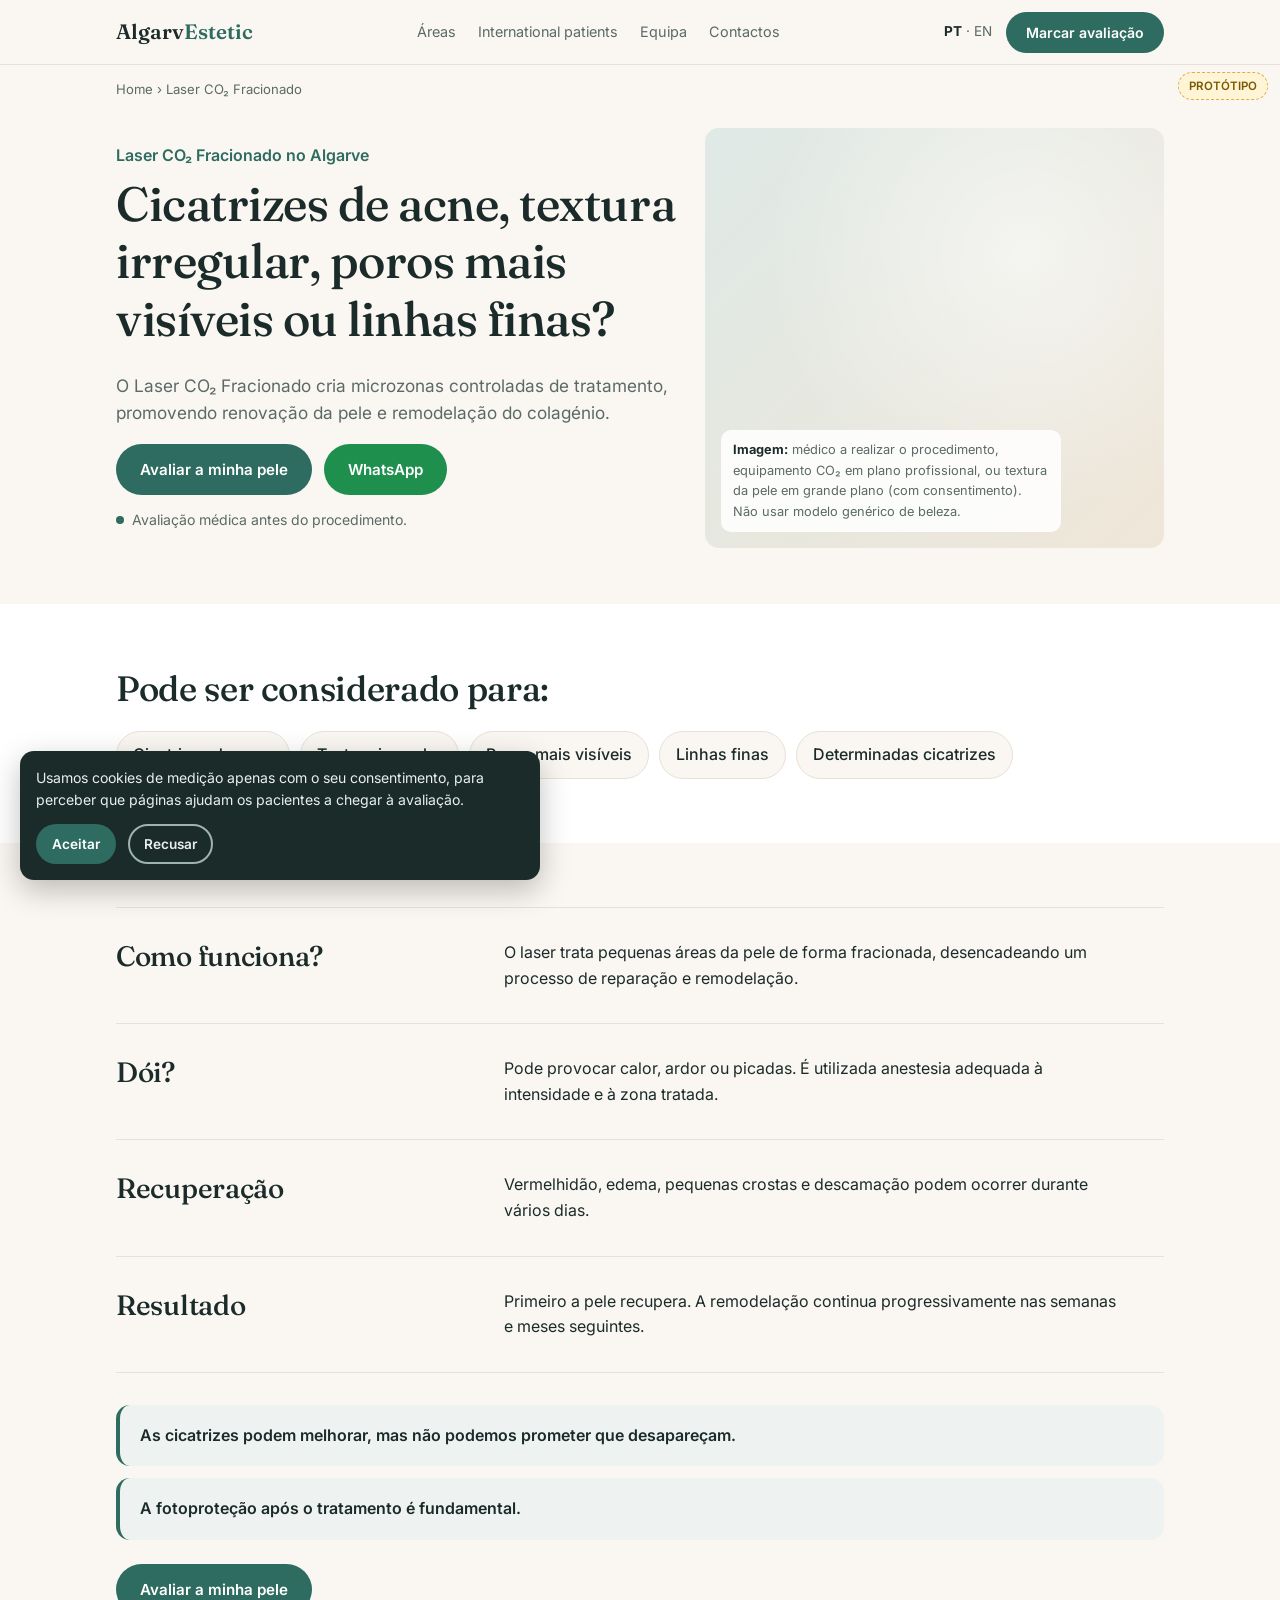
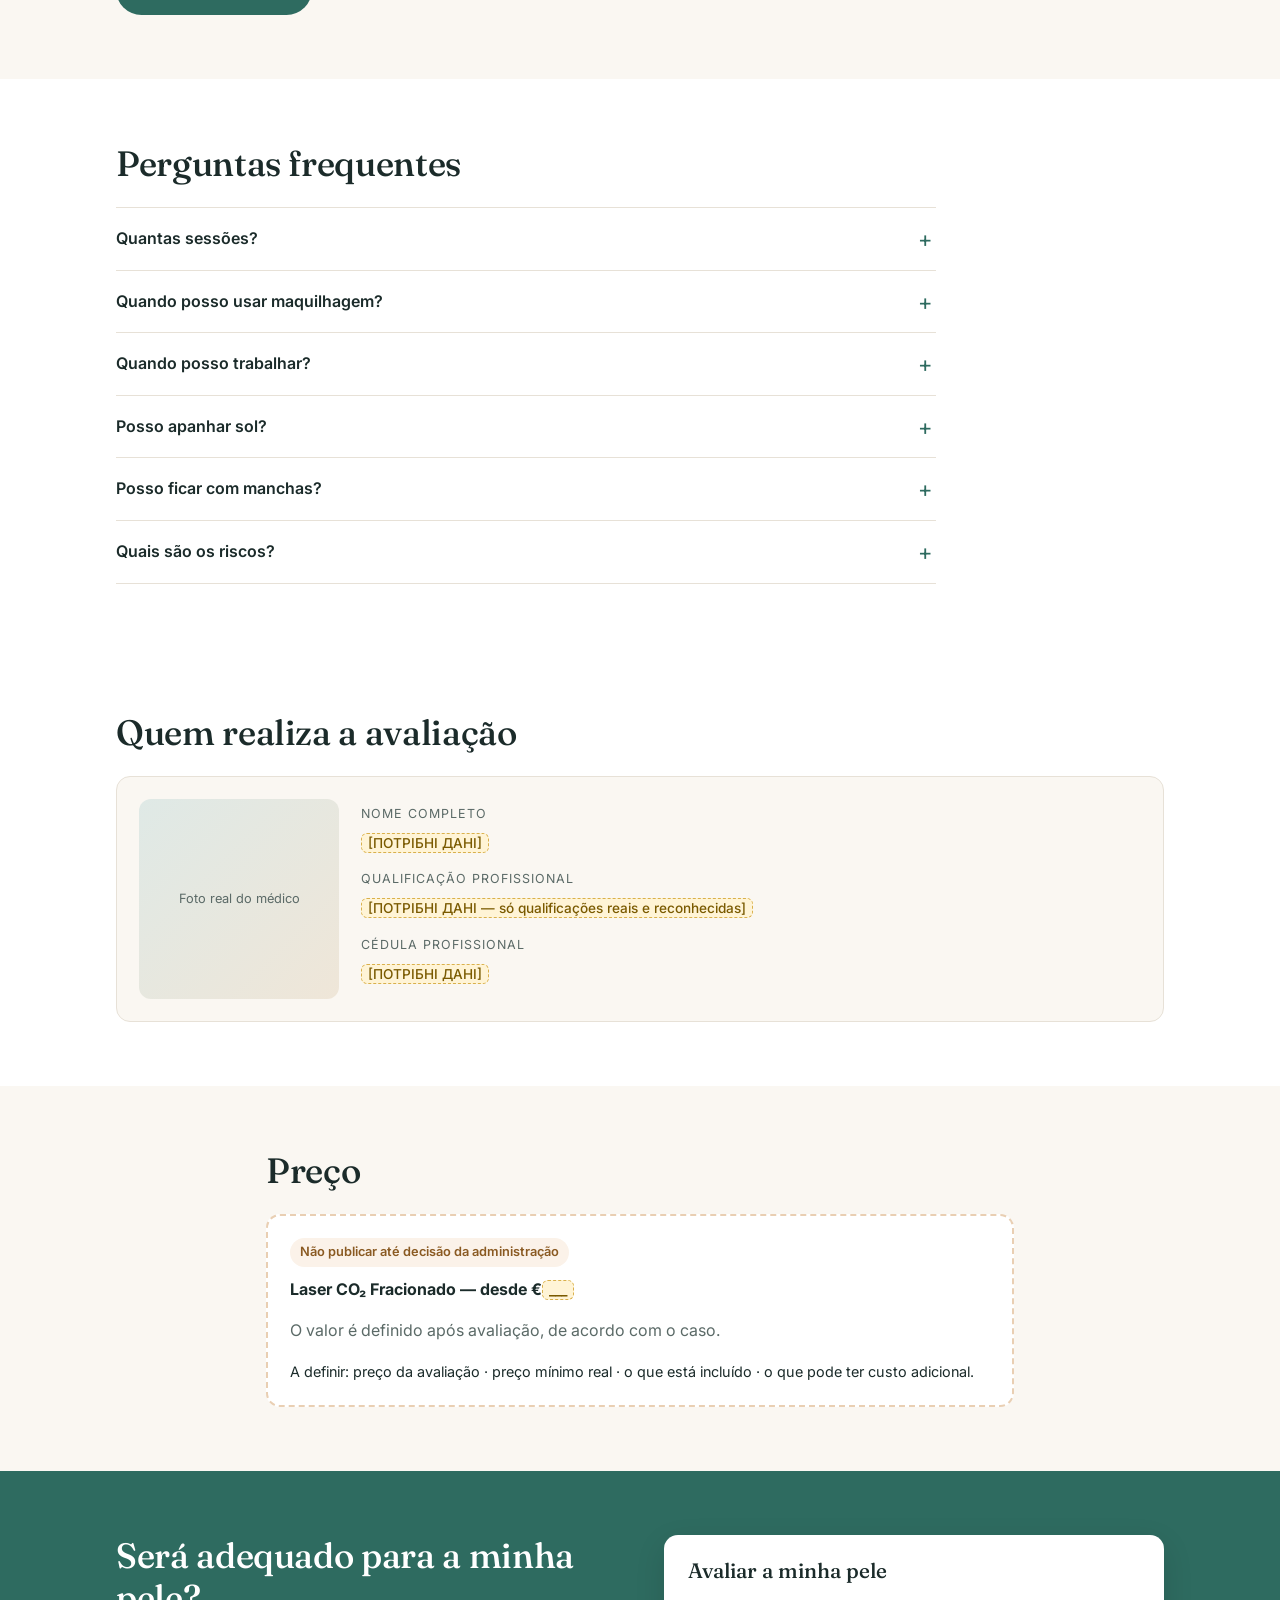
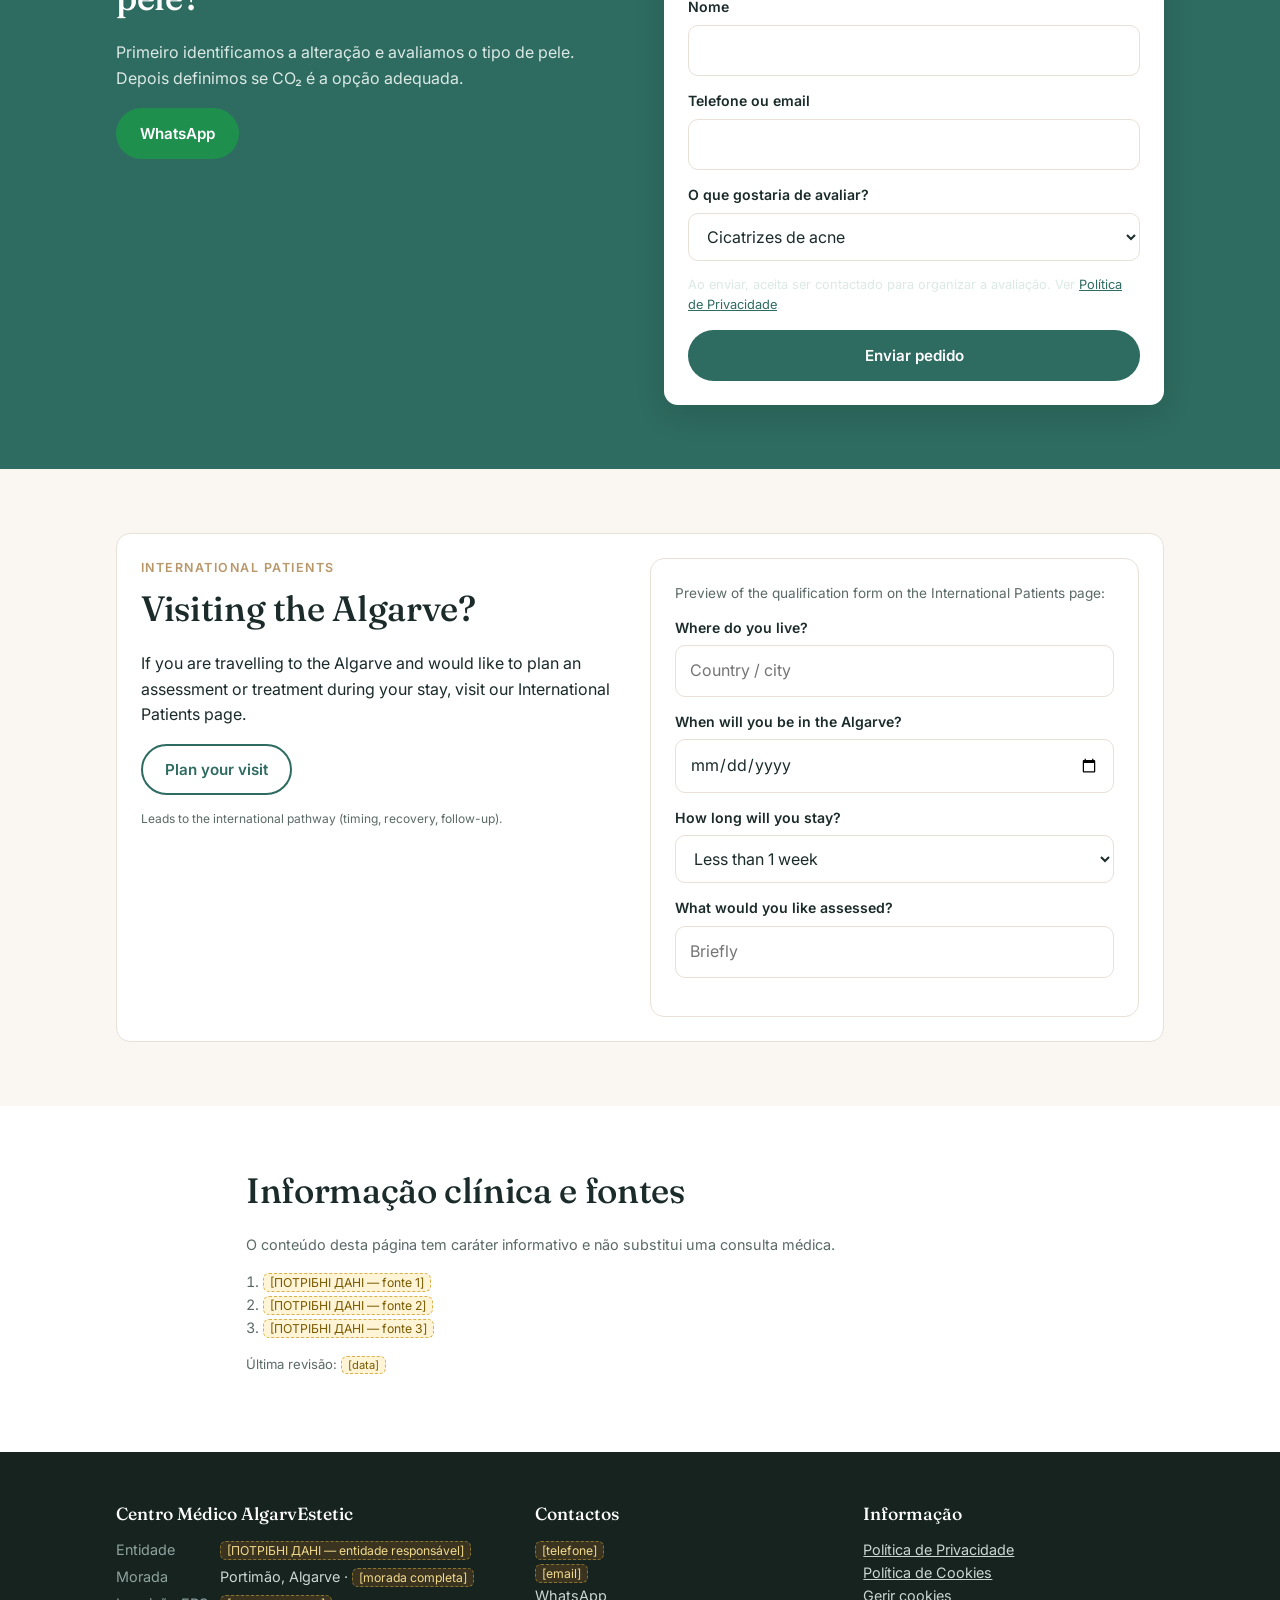
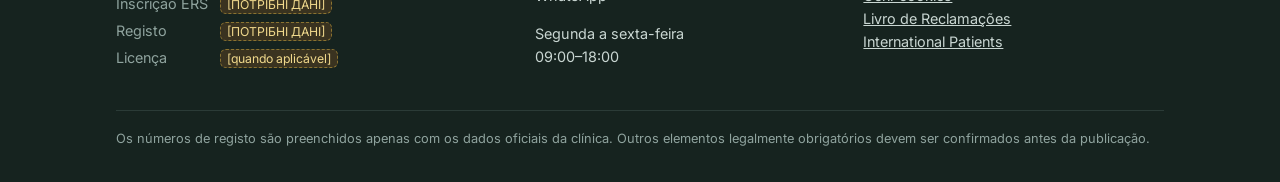
<file: prototype/laser-co2-fracionado-algarve.html>
<!doctype html>
<html lang="pt">
<head>
<meta charset="utf-8">
<meta name="viewport" content="width=device-width, initial-scale=1">
<title>Laser CO₂ Algarve | Cicatrizes de Acne e Textura da Pele</title>
<meta name="description" content="Laser CO₂ Fracionado no Algarve para cicatrizes de acne, textura irregular, poros mais visíveis e linhas finas. Avaliação médica da pele antes do tratamento.">
<link rel="preconnect" href="https://fonts.googleapis.com">
<link rel="preconnect" href="https://fonts.gstatic.com" crossorigin>
<link href="https://fonts.googleapis.com/css2?family=Fraunces:opsz,wght@9..144,400;9..144,500;9..144,600&family=Inter:wght@400;500;600&display=swap" rel="stylesheet">
<!--
  PROTÓTIPO VISUAL — não é o site final. Gerado por prototype/build.mjs a partir de content/laser-co2-fracionado-algarve.json.
  URL de produção previsto: /laser-co2-fracionado-algarve/
  Cores, logótipo e imagens são marcadores de posição. [ПОТРІБНІ ДАНІ] = dados reais da clínica.
-->
<script type="application/ld+json">
{
  "@context": "https://schema.org",
  "@type": "FAQPage",
  "mainEntity": [
    {
      "@type": "Question",
      "name": "Posso apanhar sol?",
      "acceptedAnswer": {
        "@type": "Answer",
        "text": "A fotoproteção é fundamental durante a recuperação. Exposição solar inadequada aumenta o risco de alterações da pigmentação."
      }
    },
    {
      "@type": "Question",
      "name": "Quais são os riscos?",
      "acceptedAnswer": {
        "@type": "Answer",
        "text": "Podem ocorrer alterações da pigmentação, vermelhidão prolongada, infeção, alterações da textura ou cicatrização desfavorável."
      }
    }
  ]
}
</script>
<style>
:root{
  --bg:#faf7f2; --surface:#ffffff; --ink:#1b2b2a; --muted:#5b6a67; --line:#e7e1d7;
  --primary:#2e6b60; --primary-dark:#24564d; --on-primary:#ffffff;
  --accent:#b8976a; --soft:#eef3f1; --warn:#fbf2e9; --warn-line:#e9cfb3;
  --wa:#1f8f4e;
  --radius:14px; --maxw:1080px;
  --serif:"Fraunces", Georgia, serif; --sans:"Inter", system-ui, -apple-system, sans-serif;
}
*{box-sizing:border-box}
html{scroll-behavior:smooth}
body{margin:0;background:var(--bg);color:var(--ink);font:16px/1.6 var(--sans);-webkit-font-smoothing:antialiased}
a{color:var(--primary)}
h1,h2,h3{font-family:var(--serif);font-weight:500;line-height:1.2;margin:0 0 .6em;letter-spacing:-.01em}
h1{font-size:clamp(1.9rem,4.6vw,3rem)}
h2{font-size:clamp(1.5rem,3.2vw,2.2rem)}
h3{font-size:1.15rem;font-family:var(--sans);font-weight:600;letter-spacing:0}
p{margin:0 0 1em}
.container{max-width:var(--maxw);margin:0 auto;padding:0 16px}
.section{padding:64px 0}
.section.alt{background:var(--surface)}
.eyebrow{font-size:.78rem;font-weight:600;letter-spacing:.12em;text-transform:uppercase;color:var(--accent);margin-bottom:.8em}
.lead{font-size:1.08rem;color:var(--muted);max-width:62ch}
.muted{color:var(--muted)}
.placeholder-data{background:#fff4d6;border:1px dashed #d9b04c;color:#7a5a00;padding:1px 6px;border-radius:6px;font-size:.85em;overflow-wrap:anywhere}

/* Buttons */
.btn{display:inline-flex;align-items:center;justify-content:center;gap:.5em;padding:14px 22px;border-radius:999px;font:600 .95rem var(--sans);text-decoration:none;border:2px solid transparent;cursor:pointer;transition:background .2s,transform .1s;min-height:48px;text-align:center}
.btn:active{transform:translateY(1px)}
.btn-primary{background:var(--primary);color:var(--on-primary)}
.btn-primary:hover{background:var(--primary-dark)}
.btn-outline{background:transparent;border-color:var(--primary);color:var(--primary)}
.btn-outline:hover{background:var(--soft)}
.btn-wa{background:var(--wa);color:#fff}
.btn-row{display:flex;flex-wrap:wrap;gap:12px;margin-top:8px}

/* Header */
.site-header{position:sticky;top:0;z-index:40;background:rgba(250,247,242,.94);backdrop-filter:blur(8px);border-bottom:1px solid var(--line)}
.site-header .container{display:flex;align-items:center;justify-content:space-between;height:64px;gap:12px}
.logo{font-family:var(--serif);font-size:1.3rem;font-weight:600;color:var(--ink);text-decoration:none}
.logo span{color:var(--primary)}
.main-nav{display:none}
@media(min-width:1000px){
  .main-nav{display:flex;gap:22px;font-size:.9rem}
  .main-nav a{color:var(--muted);text-decoration:none}
  .main-nav a:hover{color:var(--ink)}
}
.header-right{display:flex;align-items:center;gap:14px}
.lang{font-size:.85rem;color:var(--muted);white-space:nowrap}
.lang b{color:var(--ink)}
.header-cta{padding:10px 18px;min-height:40px;font-size:.88rem}
@media(max-width:879px){.header-cta{display:none}}
.breadcrumbs{font-size:.82rem;color:var(--muted);padding:14px 0 0}
.breadcrumbs a{color:var(--muted);text-decoration:none}

/* Hero */
.hero{padding:28px 0 56px}
.hero-grid{display:grid;gap:28px;align-items:center}
.seo-h1{font:600 1rem/1.4 var(--sans);color:var(--primary);margin:0 0 .5em;letter-spacing:0}
.h1-sub{font-size:.88rem;color:var(--muted);margin:-.3em 0 .9em}
.hook{font-family:var(--serif);font-weight:500;font-size:clamp(1.9rem,4.6vw,3rem);line-height:1.2;letter-spacing:-.01em;margin:0 0 .5em}
.hero .microcopy{font-size:.88rem;color:var(--muted);margin-top:14px;display:flex;align-items:center;gap:8px}
.hero .microcopy::before{content:"";width:8px;height:8px;border-radius:50%;background:var(--primary);flex:none}
.visual{border-radius:var(--radius);background:linear-gradient(135deg,#dfe9e6,#efe6d8);min-height:240px;display:flex;align-items:flex-end;padding:16px;position:relative;overflow:hidden}
.visual::after{content:"";position:absolute;inset:0;background:radial-gradient(circle at 70% 30%,rgba(255,255,255,.55),transparent 60%)}
.visual-label{position:relative;z-index:1;background:rgba(255,255,255,.88);border-radius:10px;padding:10px 12px;font-size:.8rem;color:var(--muted);max-width:340px}
.visual-label b{color:var(--ink)}
@media(min-width:880px){
  .hero-grid{grid-template-columns:1.1fr .9fr}
  .visual{min-height:420px}
}

/* Chips (indicações) */
.chips{display:flex;flex-wrap:wrap;gap:10px;list-style:none;padding:0;margin:16px 0 0}
.chips li{background:var(--bg);border:1px solid var(--line);border-radius:999px;padding:10px 16px;font-weight:500}
.chips-note{margin:18px 0 0;color:var(--muted);max-width:70ch}

/* Blocos visíveis (pergunta | resposta) */
.qa{border-top:1px solid var(--line)}
.qa-row{display:grid;gap:10px;padding:32px 0;border-bottom:1px solid var(--line)}
.qa-row h2{font-size:clamp(1.35rem,2.6vw,1.75rem);margin:0}
.qa-row .answer{max-width:62ch}
.qa-row .answer p:last-child{margin-bottom:0}
@media(min-width:880px){.qa-row{grid-template-columns:340px 1fr;gap:48px}}
.short-answer{font-family:var(--serif);font-size:1.7rem;line-height:1.2;color:var(--primary);margin-bottom:.35em}
.answer-list{margin:0 0 1em;padding-left:1.2em}
.answer-list li{margin:.2em 0}
.know{list-style:none;margin:0;padding:0;display:grid;gap:10px}
.know li{display:flex;gap:14px;align-items:baseline;background:var(--surface);border:1px solid var(--line);border-radius:var(--radius);padding:14px 18px;font-weight:600}
.know .num{font-family:var(--serif);font-size:1.3rem;color:var(--accent);font-weight:500}

/* Mensagens-chave + CTA intermédio */
.keys{margin-top:32px;display:grid;gap:12px}
.callout{border-radius:var(--radius);padding:18px 20px}
.callout p{margin:0}
.callout.info{background:var(--soft);border-left:4px solid var(--primary);font-weight:600}
.mid-cta{margin-top:24px}

/* FAQ */
.faq{margin-top:22px;border-top:1px solid var(--line);max-width:820px}
.faq details{border-bottom:1px solid var(--line)}
.faq summary{cursor:pointer;list-style:none;padding:18px 36px 18px 0;font-weight:600;position:relative}
.faq summary::-webkit-details-marker{display:none}
.faq summary::after{content:"+";position:absolute;right:4px;top:50%;transform:translateY(-50%);font-size:1.4rem;color:var(--primary);font-weight:400}
.faq details[open] summary::after{content:"–"}
.faq .faq-a{padding:0 0 18px;color:var(--muted);max-width:70ch}
.faq .faq-a p:last-child,.faq .faq-a ul:last-child{margin-bottom:0}

/* Doctor */
.doctor{display:grid;gap:22px;align-items:center;background:var(--bg);border:1px solid var(--line);border-radius:var(--radius);padding:22px;margin-top:22px}
.doctor-photo{aspect-ratio:1;border-radius:12px;background:linear-gradient(135deg,#dfe9e6,#efe6d8);display:grid;place-items:center;color:var(--muted);font-size:.8rem;text-align:center;padding:10px;max-width:200px}
.doctor dl{margin:0;display:grid;gap:6px;min-width:0}
.doctor dt{font-size:.78rem;letter-spacing:.08em;text-transform:uppercase;color:var(--muted)}
.doctor dd{margin:0 0 8px;font-weight:500}
@media(min-width:700px){.doctor{grid-template-columns:200px 1fr}}

/* Price */
.price-box{background:var(--surface);border:2px dashed var(--warn-line);border-radius:var(--radius);padding:22px;margin-top:22px}
.price-box .status{display:inline-block;background:var(--warn);color:#8a5a22;font-weight:600;font-size:.8rem;padding:4px 10px;border-radius:999px;margin-bottom:10px}

/* CTA band + form */
.cta-band{background:var(--primary);color:var(--on-primary)}
.cta-band h2{color:#fff}
.cta-band p{color:#dbe9e5}
.form-card{background:var(--surface);color:var(--ink);border-radius:var(--radius);padding:24px;box-shadow:0 10px 30px rgba(0,0,0,.12)}
.form-card h3{font-family:var(--serif);font-weight:500;font-size:1.3rem}
.field{margin-bottom:14px}
.field label{display:block;font-size:.88rem;font-weight:600;margin-bottom:6px}
.field input,.field select{width:100%;padding:12px 14px;border:1px solid var(--line);border-radius:10px;font:inherit;background:#fff;color:var(--ink);min-height:48px}
.field input:focus,.field select:focus{outline:2px solid var(--primary);outline-offset:1px;border-color:transparent}
.consent-line{font-size:.8rem;color:var(--muted);margin:4px 0 14px}
.thanks{display:none;text-align:center;padding:16px 0}
.thanks .check{width:56px;height:56px;border-radius:50%;background:var(--soft);color:var(--primary);display:grid;place-items:center;margin:0 auto 12px;font-size:1.6rem}
.form-card.sent form{display:none}
.form-card.sent .thanks{display:block}
.cta-grid{display:grid;gap:28px;align-items:start}
@media(min-width:880px){.cta-grid{grid-template-columns:1fr 1fr;gap:48px}}

/* International */
.intl{background:var(--surface);border:1px solid var(--line);border-radius:var(--radius);padding:24px;display:grid;gap:20px}
@media(min-width:880px){.intl{grid-template-columns:1fr 1fr;align-items:start}}
.intl .lang-note{font-size:.75rem;color:var(--muted)}
.check-list{list-style:none;padding:0;margin:0 0 18px;display:grid;gap:8px}
.check-list li{padding-left:26px;position:relative}
.check-list li::before{content:"✓";position:absolute;left:0;color:var(--primary);font-weight:700}

/* Sources */
.sources{font-size:.9rem;color:var(--muted)}
.sources ol{padding-left:1.2em}

/* Home */
.home-hero h1{font-size:clamp(2rem,4.8vw,3.2rem)}
.areas{display:grid;gap:16px;grid-template-columns:repeat(auto-fit,minmax(280px,1fr));margin-top:24px}
.area{background:var(--surface);border:1px solid var(--line);border-radius:var(--radius);padding:24px;display:flex;flex-direction:column}
.area h3{font-family:var(--serif);font-weight:500;font-size:1.3rem;margin:0 0 .2em}
.area .area-sub{font-size:.85rem;color:var(--muted);margin:0 0 .6em}
.area .tags{font-size:.85rem;font-weight:600;color:var(--primary);margin:0 0 .7em}
.area p{color:var(--muted);font-size:.95rem}
.area .links{margin-top:auto;display:flex;flex-direction:column;gap:6px;padding-top:4px}
.area .links a{font-weight:600;text-decoration:none}
.area .links a::after{content:" →"}
.band{background:var(--soft);border-radius:var(--radius);padding:28px;display:grid;gap:16px;align-items:center}
.band h2{margin-bottom:.4em}
.band p:last-child{margin-bottom:0}
@media(min-width:880px){.band{grid-template-columns:1fr auto;gap:40px}}
.reasons{display:grid;gap:22px;grid-template-columns:repeat(auto-fit,minmax(220px,1fr));margin-top:24px}
.reason{border-top:3px solid var(--accent);padding-top:14px}
.reason h3{font-size:.85rem;letter-spacing:.08em;text-transform:uppercase;margin-bottom:.4em}
.reason p{margin:0;color:var(--muted)}
.team{display:grid;gap:16px;grid-template-columns:repeat(auto-fit,minmax(220px,1fr));margin:24px 0}
.member{background:var(--bg);border:1px solid var(--line);border-radius:var(--radius);padding:18px}
.member .doctor-photo{max-width:none;margin-bottom:12px}
.member dl{margin:0;display:grid;gap:2px}
.member dt{font-size:.75rem;letter-spacing:.08em;text-transform:uppercase;color:var(--muted);margin-top:6px}
.member dd{margin:0;min-width:0}
.location{display:grid;gap:24px}
@media(min-width:880px){.location{grid-template-columns:1fr 1.2fr;align-items:start}}
.map{border-radius:var(--radius);background:linear-gradient(135deg,#dfe9e6,#efe6d8);min-height:280px;display:grid;place-items:center;color:var(--muted);font-size:.9rem;text-align:center;padding:16px}
.info-list{margin:0 0 20px;display:grid;gap:12px}
.info-list dt{font-size:.78rem;letter-spacing:.08em;text-transform:uppercase;color:var(--muted)}
.info-list dd{margin:0;font-weight:500;min-width:0}

/* Footer */
.site-footer{background:#16231f;color:#c9d6d2;padding:48px 0 32px;font-size:.9rem}
.site-footer h4{color:#fff;font-family:var(--serif);font-weight:500;font-size:1.1rem;margin:0 0 10px}
.site-footer a{color:#c9d6d2}
.footer-grid{display:grid;gap:28px}
@media(min-width:700px){.footer-grid{grid-template-columns:1.3fr 1fr 1fr}}
.legal dl{margin:0;display:grid;grid-template-columns:auto 1fr;gap:4px 12px}
.legal dt{color:#8fa39e}
.legal dd{margin:0;min-width:0}
.site-footer .placeholder-data{background:#3a3320;border-color:#8a7330;color:#f0d98c}
.footer-bottom{border-top:1px solid #2b3b37;margin-top:28px;padding-top:18px;font-size:.8rem;color:#8fa39e}

/* Sticky mobile CTA */
.sticky-cta{position:fixed;left:0;right:0;bottom:0;z-index:50;display:flex;gap:8px;padding:8px 12px calc(8px + env(safe-area-inset-bottom));background:rgba(250,247,242,.97);border-top:1px solid var(--line);backdrop-filter:blur(8px)}
.sticky-cta .btn{flex:1;padding:10px 12px;min-height:44px;font-size:.9rem}
@media(min-width:880px){.sticky-cta{display:none}}
@media(max-width:879px){body{padding-bottom:72px}}

/* Cookie banner (RGPD) */
.cookie{position:fixed;left:12px;right:12px;bottom:84px;z-index:60;background:var(--ink);color:#e8efed;border-radius:var(--radius);padding:16px;box-shadow:0 10px 30px rgba(0,0,0,.25);max-width:520px;font-size:.88rem}
.cookie p{margin:0 0 12px}
.cookie .btn{padding:8px 14px;min-height:40px;font-size:.85rem}
.cookie .btn-outline{border-color:#9fb3ae;color:#e8efed}
.cookie .btn-outline:hover{background:rgba(255,255,255,.08)}
.cookie[hidden]{display:none}
@media(min-width:880px){.cookie{bottom:20px;left:20px;right:auto}}

.proto-badge{position:fixed;top:72px;right:12px;z-index:30;background:#fff4d6;color:#7a5a00;border:1px dashed #d9b04c;font-size:.72rem;font-weight:600;padding:4px 10px;border-radius:999px}
</style>
</head>
<body>

<div class="proto-badge" aria-hidden="true">PROTÓTIPO</div>

<header class="site-header">
  <div class="container">
    <a class="logo" href="index.html">Algarv<span>Estetic</span></a>
    <nav class="main-nav" aria-label="Principal">
      <a href="index.html#areas">Áreas</a><a href="index.html#international">International patients</a><a href="index.html#equipa">Equipa</a><a href="index.html#contactos">Contactos</a>
    </nav>
    <div class="header-right">
      <span class="lang"><b>PT</b> · EN</span>
      <a class="btn btn-primary header-cta" href="#avaliar" data-cta="header_marcar">Marcar avaliação</a>
    </div>
  </div>
</header>

<main>
  <div class="container">
    <nav class="breadcrumbs" aria-label="breadcrumb"><a href="index.html">Home</a> › Laser CO₂ Fracionado</nav>
  </div>

  <!-- HERO -->
  <section class="hero" id="hero">
    <div class="container hero-grid">
      <div>
        <h1 class="seo-h1">Laser CO₂ Fracionado no Algarve</h1>
        
        <p class="hook">Cicatrizes de acne, textura irregular, poros mais visíveis ou linhas finas?</p>
        <p class="lead">O Laser CO₂ Fracionado cria microzonas controladas de tratamento, promovendo renovação da pele e remodelação do colagénio.</p>
        <div class="btn-row">
          <a class="btn btn-primary" href="#avaliar" data-cta="hero_avaliar">Avaliar a minha pele</a>
          <a class="btn btn-wa" href="#" data-cta="hero_whatsapp" data-wa>WhatsApp</a>
        </div>
        <div class="microcopy">Avaliação médica antes do procedimento.</div>
      </div>
      <div class="visual" role="img" aria-label="Espaço para imagem">
        <div class="visual-label"><b>Imagem:</b> médico a realizar o procedimento, equipamento CO₂ em plano profissional, ou textura da pele em grande plano (com consentimento). Não usar modelo genérico de beleza.</div>
      </div>
    </div>
  </section>

  <!-- INDICAÇÕES -->
  <section class="section alt" id="indicacoes">
    <div class="container">
      <h2>Pode ser considerado para:</h2>
      <ul class="chips"><li>Cicatrizes de acne</li><li>Textura irregular</li><li>Poros mais visíveis</li><li>Linhas finas</li><li>Determinadas cicatrizes</li></ul>
      
    </div>
  </section>

  <!-- VISIBLE -->
  <section class="section" id="informacao">
    <div class="container">
      <div class="qa">
        <div class="qa-row" id="como-funciona">
          <h2>Como funciona?</h2>
          <div class="answer">
            <p>O laser trata pequenas áreas da pele de forma fracionada, desencadeando um processo de reparação e remodelação.</p>
          </div>
        </div>
        <div class="qa-row" id="doi">
          <h2>Dói?</h2>
          <div class="answer">
            <p>Pode provocar calor, ardor ou picadas. É utilizada anestesia adequada à intensidade e à zona tratada.</p>
          </div>
        </div>
        <div class="qa-row" id="recuperacao">
          <h2>Recuperação</h2>
          <div class="answer">
            <p>Vermelhidão, edema, pequenas crostas e descamação podem ocorrer durante vários dias.</p>
          </div>
        </div>
        <div class="qa-row" id="resultado">
          <h2>Resultado</h2>
          <div class="answer">
            <p>Primeiro a pele recupera. A remodelação continua progressivamente nas semanas e meses seguintes.</p>
          </div>
        </div>
      </div>
      <div class="keys"><div class="callout info"><p>As cicatrizes podem melhorar, mas não podemos prometer que desapareçam.</p></div><div class="callout info"><p>A fotoproteção após o tratamento é fundamental.</p></div></div>
      <div class="mid-cta"><a class="btn btn-primary" href="#avaliar" data-cta="mid_avaliar">Avaliar a minha pele</a></div>
    </div>
  </section>

  <!-- FAQ -->
  <section class="section alt" id="faq">
    <div class="container">
      <h2>Perguntas frequentes</h2>
      <div class="faq">
        <details><summary>Quantas sessões?</summary><div class="faq-a"><p><span class="placeholder-data">[ПОТРІБНІ ДАНІ — resposta a confirmar pelo médico]</span></p></div></details>
        <details><summary>Quando posso usar maquilhagem?</summary><div class="faq-a"><p><span class="placeholder-data">[ПОТРІБНІ ДАНІ — resposta a confirmar pelo médico]</span></p></div></details>
        <details><summary>Quando posso trabalhar?</summary><div class="faq-a"><p><span class="placeholder-data">[ПОТРІБНІ ДАНІ — resposta a confirmar pelo médico]</span></p></div></details>
        <details><summary>Posso apanhar sol?</summary><div class="faq-a"><p>A fotoproteção é fundamental durante a recuperação. Exposição solar inadequada aumenta o risco de alterações da pigmentação.</p></div></details>
        <details><summary>Posso ficar com manchas?</summary><div class="faq-a"><p><span class="placeholder-data">[ПОТРІБНІ ДАНІ — resposta a confirmar pelo médico]</span></p></div></details>
        <details><summary>Quais são os riscos?</summary><div class="faq-a"><p>Podem ocorrer alterações da pigmentação, vermelhidão prolongada, infeção, alterações da textura ou cicatrização desfavorável.</p></div></details>
      </div>
    </div>
  </section>

  <section class="section alt" id="medico">
    <div class="container">
      <h2>Quem realiza a avaliação</h2>
      <div class="doctor">
        <div class="doctor-photo">Foto real do médico</div>
        <dl>
          <dt>Nome completo</dt><dd><span class="placeholder-data">[ПОТРІБНІ ДАНІ]</span></dd>
          <dt>Qualificação profissional</dt><dd><span class="placeholder-data">[ПОТРІБНІ ДАНІ — só qualificações reais e reconhecidas]</span></dd>
          <dt>Cédula profissional</dt><dd><span class="placeholder-data">[ПОТРІБНІ ДАНІ]</span></dd>
        </dl>
      </div>
    </div>
  </section>

  <section class="section" id="preco">
    <div class="container" style="max-width:780px">
      <h2>Preço</h2>
      <div class="price-box">
        <span class="status">Não publicar até decisão da administração</span>
        <p><strong>Laser CO₂ Fracionado — desde €<span class="placeholder-data">___</span></strong></p>
        <p class="muted">O valor é definido após avaliação, de acordo com o caso.</p>
        <p style="margin:0;font-size:.9rem">A definir: preço da avaliação · preço mínimo real · o que está incluído · o que pode ter custo adicional.</p>
      </div>
    </div>
  </section>

  <!-- CTA FINAL + FORM -->
  <section class="section cta-band" id="avaliar">
    <div class="container cta-grid">
      <div>
        <h2>Será adequado para a minha pele?</h2>
        <p>Primeiro identificamos a alteração e avaliamos o tipo de pele. Depois definimos se CO₂ é a opção adequada.</p>
        <div class="btn-row"><a class="btn btn-wa" href="#" data-cta="cta_whatsapp" data-wa>WhatsApp</a></div>
      </div>
      <div class="form-card" id="lead-card">
        <form id="lead-form" novalidate>
          <h3>Avaliar a minha pele</h3>
          <div class="field"><label for="f-nome">Nome</label><input id="f-nome" name="nome" autocomplete="name" required></div>
          <div class="field"><label for="f-contacto">Telefone ou email</label><input id="f-contacto" name="contacto" autocomplete="tel" required></div>
          <div class="field"><label for="f-zona">O que gostaria de avaliar?</label>
            <select id="f-zona" name="zona"><option>Cicatrizes de acne</option><option>Textura irregular</option><option>Poros visíveis</option><option>Linhas finas</option><option>Outras cicatrizes</option><option>Não tenho a certeza</option></select>
          </div>
          <input type="hidden" name="lead_id" id="f-lead">
          <input type="hidden" name="page" value="laser-co2-fracionado-algarve">
          <p class="consent-line">Ao enviar, aceita ser contactado para organizar a avaliação. Ver <a href="#">Política de Privacidade</a>.</p>
          <button class="btn btn-primary" type="submit" style="width:100%">Enviar pedido</button>
        </form>
        <div class="thanks" role="status" aria-live="polite">
          <div class="check">✓</div>
          <h3>Pedido recebido.</h3>
          <p class="muted">Entraremos em contacto para organizar a avaliação.</p>
        </div>
      </div>
    </div>
  </section>

  <section class="section" id="international" lang="en">
    <div class="container">
      <div class="intl">
        <div>
          <div class="eyebrow">International patients</div>
          <h2>Visiting the Algarve?</h2>
          <p>If you are travelling to the Algarve and would like to plan an assessment or treatment during your stay, visit our International Patients page.</p>
          <a class="btn btn-outline" href="#" data-cta="intl_plan">Plan your visit</a>
          <p class="lang-note" style="margin-top:14px">Leads to the international pathway (timing, recovery, follow-up).</p>
        </div>
        <form class="form-card" style="box-shadow:none;border:1px solid var(--line)" onsubmit="return false">
          <p class="muted" style="font-size:.85rem;margin-bottom:12px">Preview of the qualification form on the International Patients page:</p>
          <div class="field"><label>Where do you live?</label><input placeholder="Country / city"></div>
          <div class="field"><label>When will you be in the Algarve?</label><input type="date"></div>
          <div class="field"><label>How long will you stay?</label><select><option>Less than 1 week</option><option>1–2 weeks</option><option>More than 2 weeks</option></select></div>
          <div class="field"><label>What would you like assessed?</label><input placeholder="Briefly"></div>
        </form>
      </div>
    </div>
  </section>

  <section class="section alt" id="fontes">
    <div class="container sources" style="max-width:820px">
      <h2 style="color:var(--ink)">Informação clínica e fontes</h2>
      <p>O conteúdo desta página tem caráter informativo e não substitui uma consulta médica.</p>
      <ol>
        <li><span class="placeholder-data">[ПОТРІБНІ ДАНІ — fonte 1]</span></li>
        <li><span class="placeholder-data">[ПОТРІБНІ ДАНІ — fonte 2]</span></li>
        <li><span class="placeholder-data">[ПОТРІБНІ ДАНІ — fonte 3]</span></li>
      </ol>
      <p style="font-size:.82rem">Última revisão: <span class="placeholder-data">[data]</span></p>
    </div>
  </section>
</main>

<footer class="site-footer">
  <div class="container">
    <div class="footer-grid">
      <div class="legal">
        <h4>Centro Médico AlgarvEstetic</h4>
        <dl>
          <dt>Entidade</dt><dd><span class="placeholder-data">[ПОТРІБНІ ДАНІ — entidade responsável]</span></dd>
          <dt>Morada</dt><dd>Portimão, Algarve · <span class="placeholder-data">[morada completa]</span></dd>
          <dt>Inscrição ERS</dt><dd><span class="placeholder-data">[ПОТРІБНІ ДАНІ]</span></dd>
          <dt>Registo</dt><dd><span class="placeholder-data">[ПОТРІБНІ ДАНІ]</span></dd>
          <dt>Licença</dt><dd><span class="placeholder-data">[quando aplicável]</span></dd>
        </dl>
      </div>
      <div>
        <h4>Contactos</h4>
        <p><span class="placeholder-data">[telefone]</span><br><span class="placeholder-data">[email]</span><br>WhatsApp</p>
        <p>Segunda a sexta-feira<br>09:00–18:00</p>
      </div>
      <div>
        <h4>Informação</h4>
        <p><a href="#">Política de Privacidade</a><br><a href="#">Política de Cookies</a><br><a href="#" id="manage-cookies">Gerir cookies</a><br><a href="https://www.livroreclamacoes.pt" target="_blank" rel="noopener">Livro de Reclamações</a><br><a href="index.html#international">International Patients</a></p>
      </div>
    </div>
    <div class="footer-bottom">Os números de registo são preenchidos apenas com os dados oficiais da clínica. Outros elementos legalmente obrigatórios devem ser confirmados antes da publicação.</div>
  </div>
</footer>

<!-- Sticky CTA mobile -->
<div class="sticky-cta">
  <a class="btn btn-primary" href="#avaliar" data-cta="sticky_marcar">Marcar</a>
  <a class="btn btn-wa" href="#" data-cta="sticky_whatsapp" data-wa>WhatsApp</a>
</div>

<!-- RGPD cookie consent -->
<div class="cookie" id="cookie" hidden>
  <p>Usamos cookies de medição apenas com o seu consentimento, para perceber que páginas ajudam os pacientes a chegar à avaliação.</p>
  <div class="btn-row" style="margin:0">
    <button class="btn btn-primary" data-consent="granted">Aceitar</button>
    <button class="btn btn-outline" data-consent="denied">Recusar</button>
  </div>
</div>

<script>window.PAGE = {"slug":"laser-co2-fracionado-algarve","leadPrefix":"co2","whatsappText":"Olá, gostaria de avaliar se o Laser CO₂ Fracionado é indicado para a minha pele."};</script>
<script>
(() => {
  const P = window.PAGE;

  // lead_id: liga o pedido do site às etapas offline (Marcação → Compareceu → Procedimento → Receita).
  const leadId = P.leadPrefix + '-' + Date.now().toString(36) + '-' + Math.random().toString(36).slice(2, 7);
  document.getElementById('f-lead').value = leadId;

  // Consentimento RGPD: nenhum evento de medição é enviado antes de "Aceitar".
  let consent = null;
  try { consent = localStorage.getItem('consent'); } catch (e) {}
  const cookie = document.getElementById('cookie');
  if (!consent) cookie.hidden = false;
  cookie.addEventListener('click', e => {
    const v = e.target.dataset.consent; if (!v) return;
    consent = v; try { localStorage.setItem('consent', v); } catch (e) {}
    cookie.hidden = true;
  });
  document.getElementById('manage-cookies').addEventListener('click', e => { e.preventDefault(); cookie.hidden = false; });

  function track(event, params) {
    if (consent !== 'granted') return;            // Consent Mode: sem consentimento, nada é enviado
    // Produção: gtag('event', event, params) + Meta Pixel/CAPI com o mesmo event_id
    console.log('[track]', event, params);
  }

  document.querySelectorAll('[data-cta]').forEach(el =>
    el.addEventListener('click', () => track('cta_click', { page: P.slug, cta: el.dataset.cta, lead_id: leadId })));

  // WhatsApp com lead_id na mensagem pré-preenchida
  const waText = encodeURIComponent(P.whatsappText + ' (ref: ' + leadId + ')');
  document.querySelectorAll('[data-wa]').forEach(a => {
    a.href = 'https://wa.me/?text=' + waText;    // [ПОТРІБНІ ДАНІ]: número da clínica
    a.target = '_blank'; a.rel = 'noopener';
  });

  // Formulário curto → ecrã "Pedido recebido" + conversion event
  document.getElementById('lead-form').addEventListener('submit', e => {
    e.preventDefault();
    const f = e.target;
    if (!f.nome.value.trim() || !f.contacto.value.trim()) { f.reportValidity(); return; }
    track('generate_lead', { page: P.slug, zona: f.zona ? f.zona.value : undefined, lead_id: leadId });
    document.getElementById('lead-card').classList.add('sent');
  });
})();
</script>
</body>
</html>
</file>
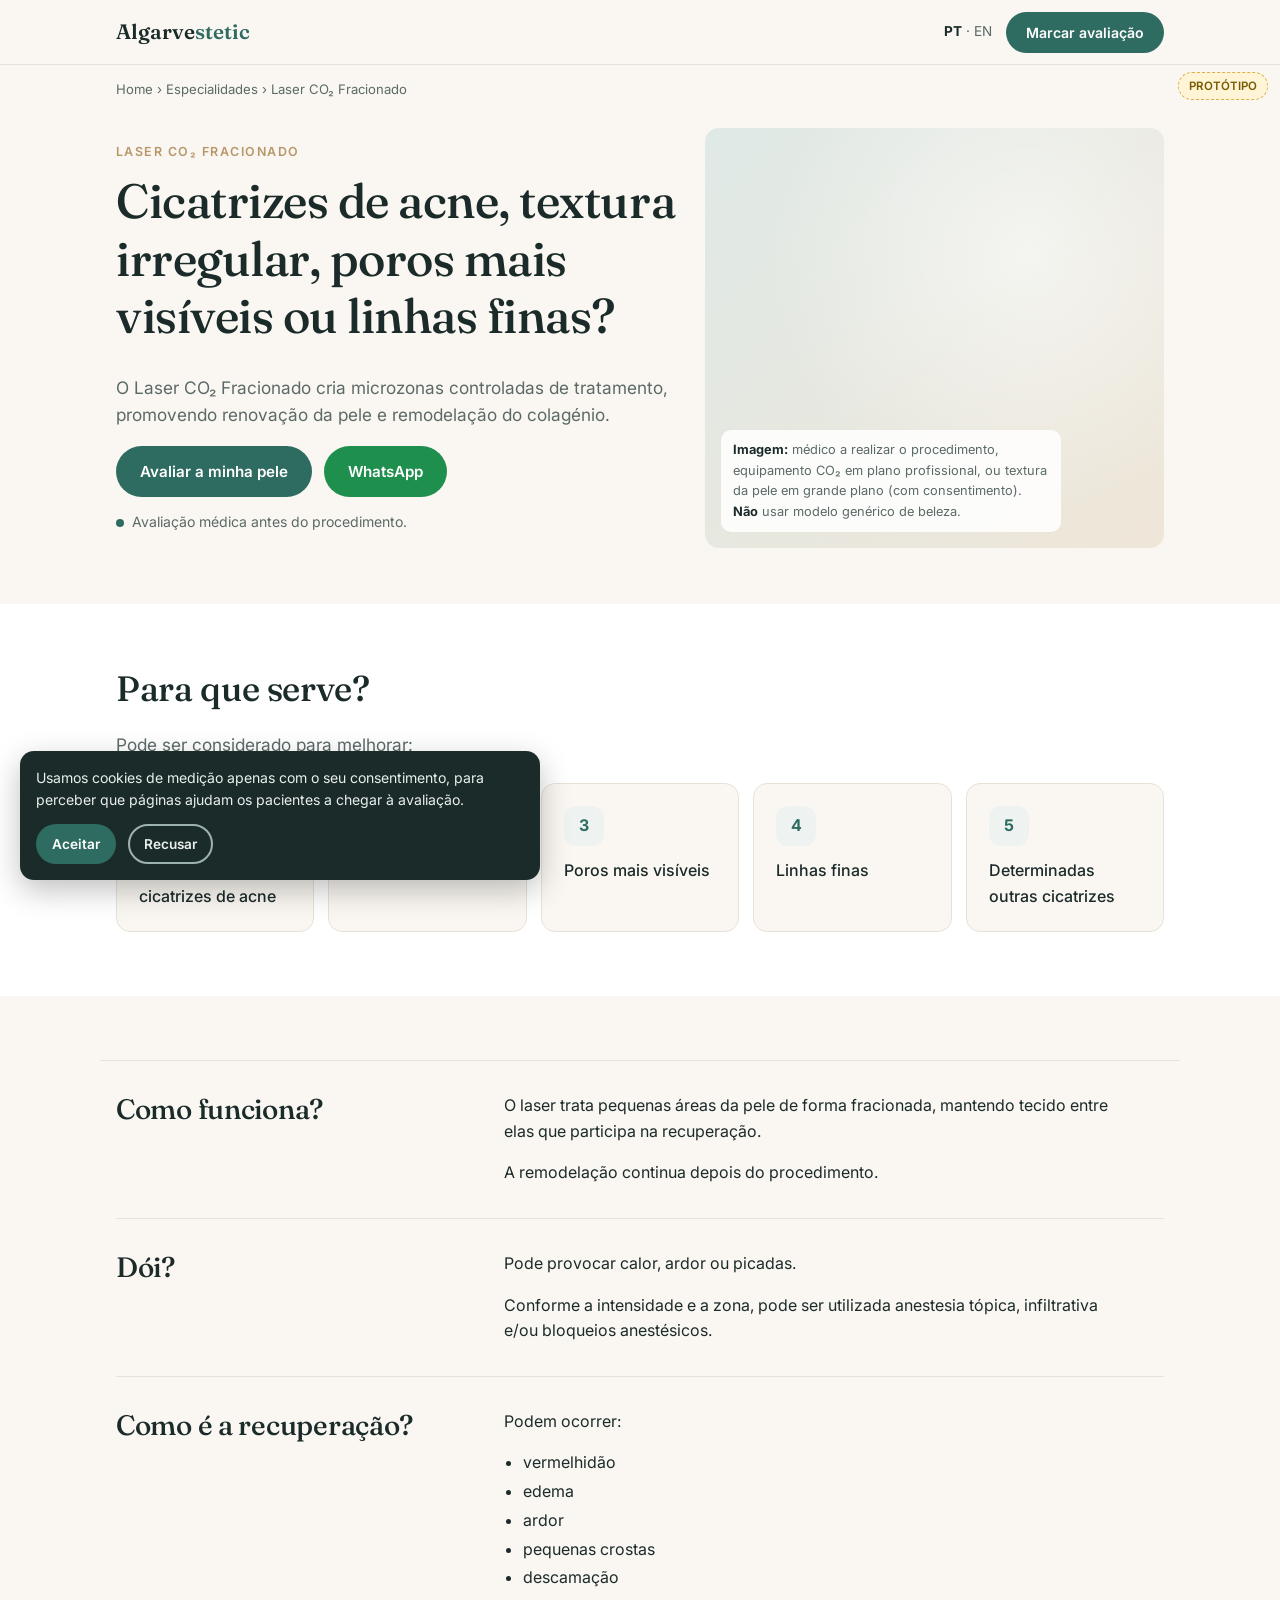
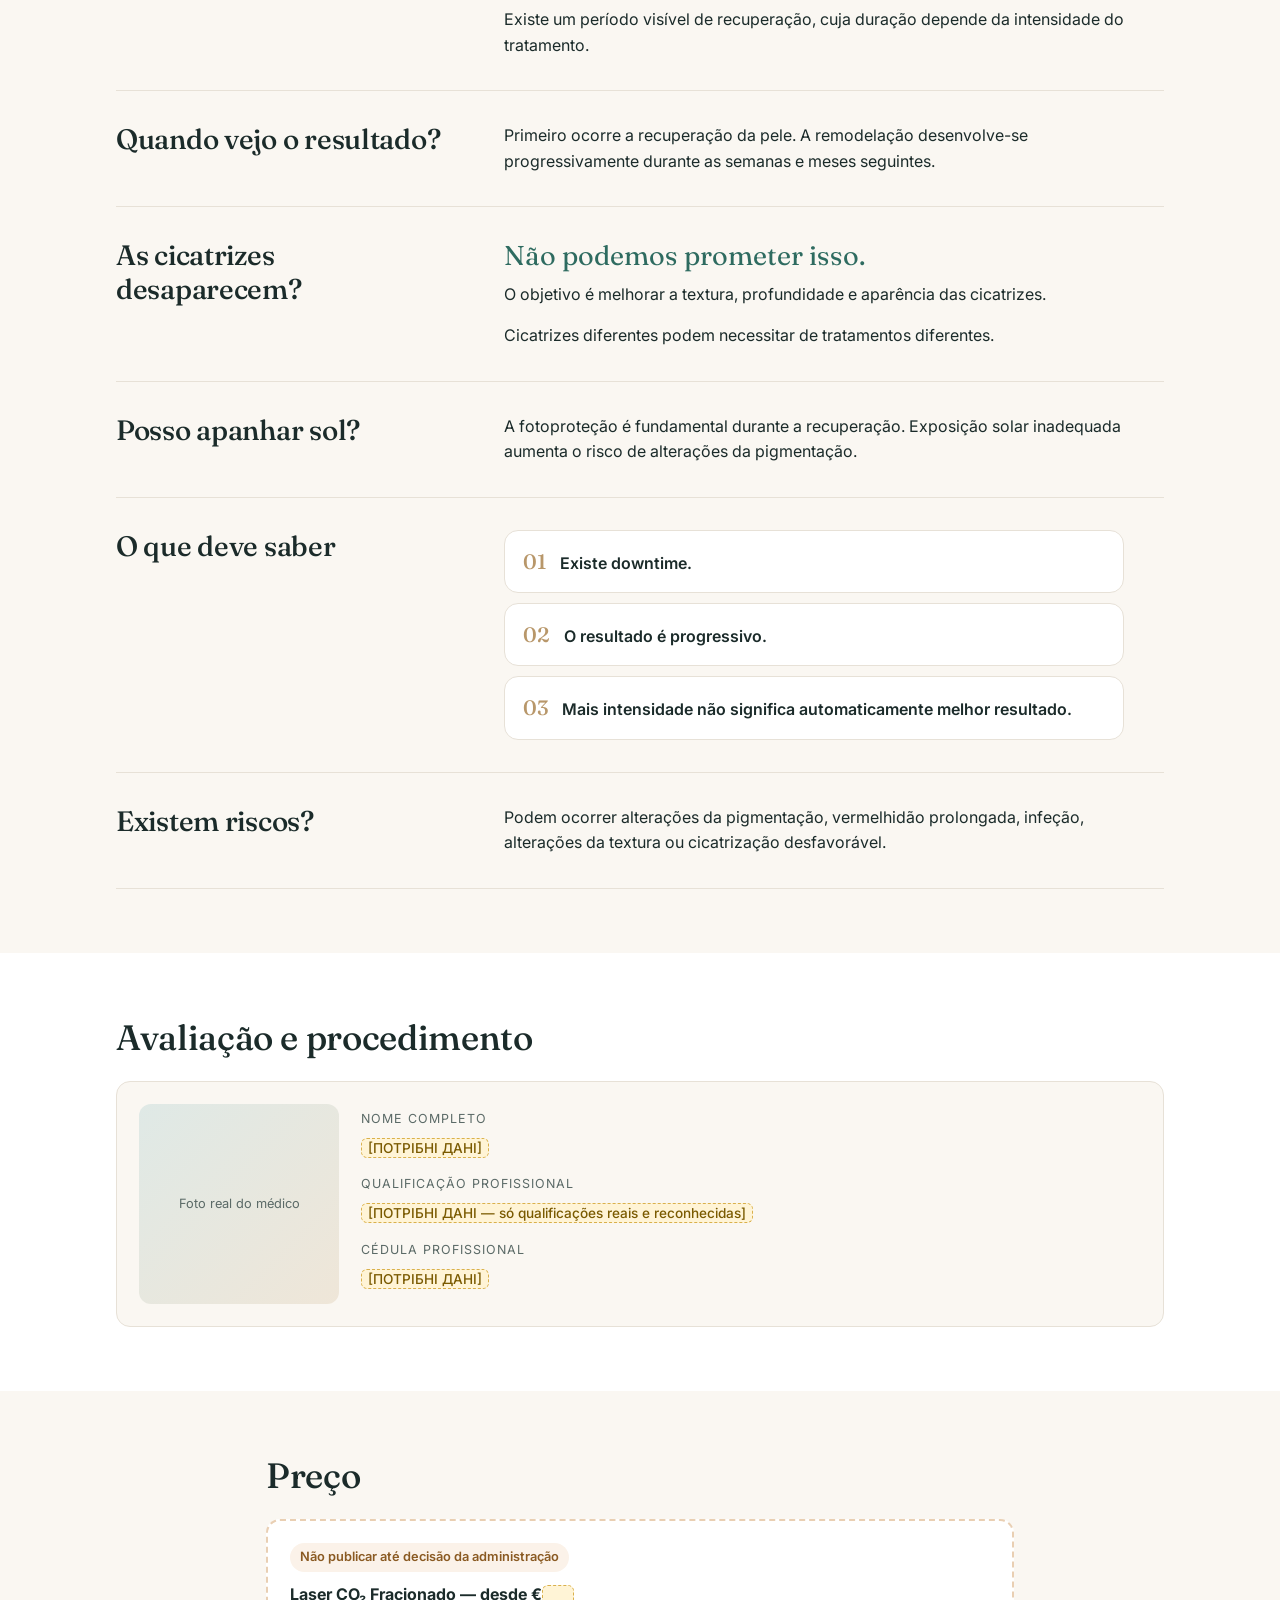
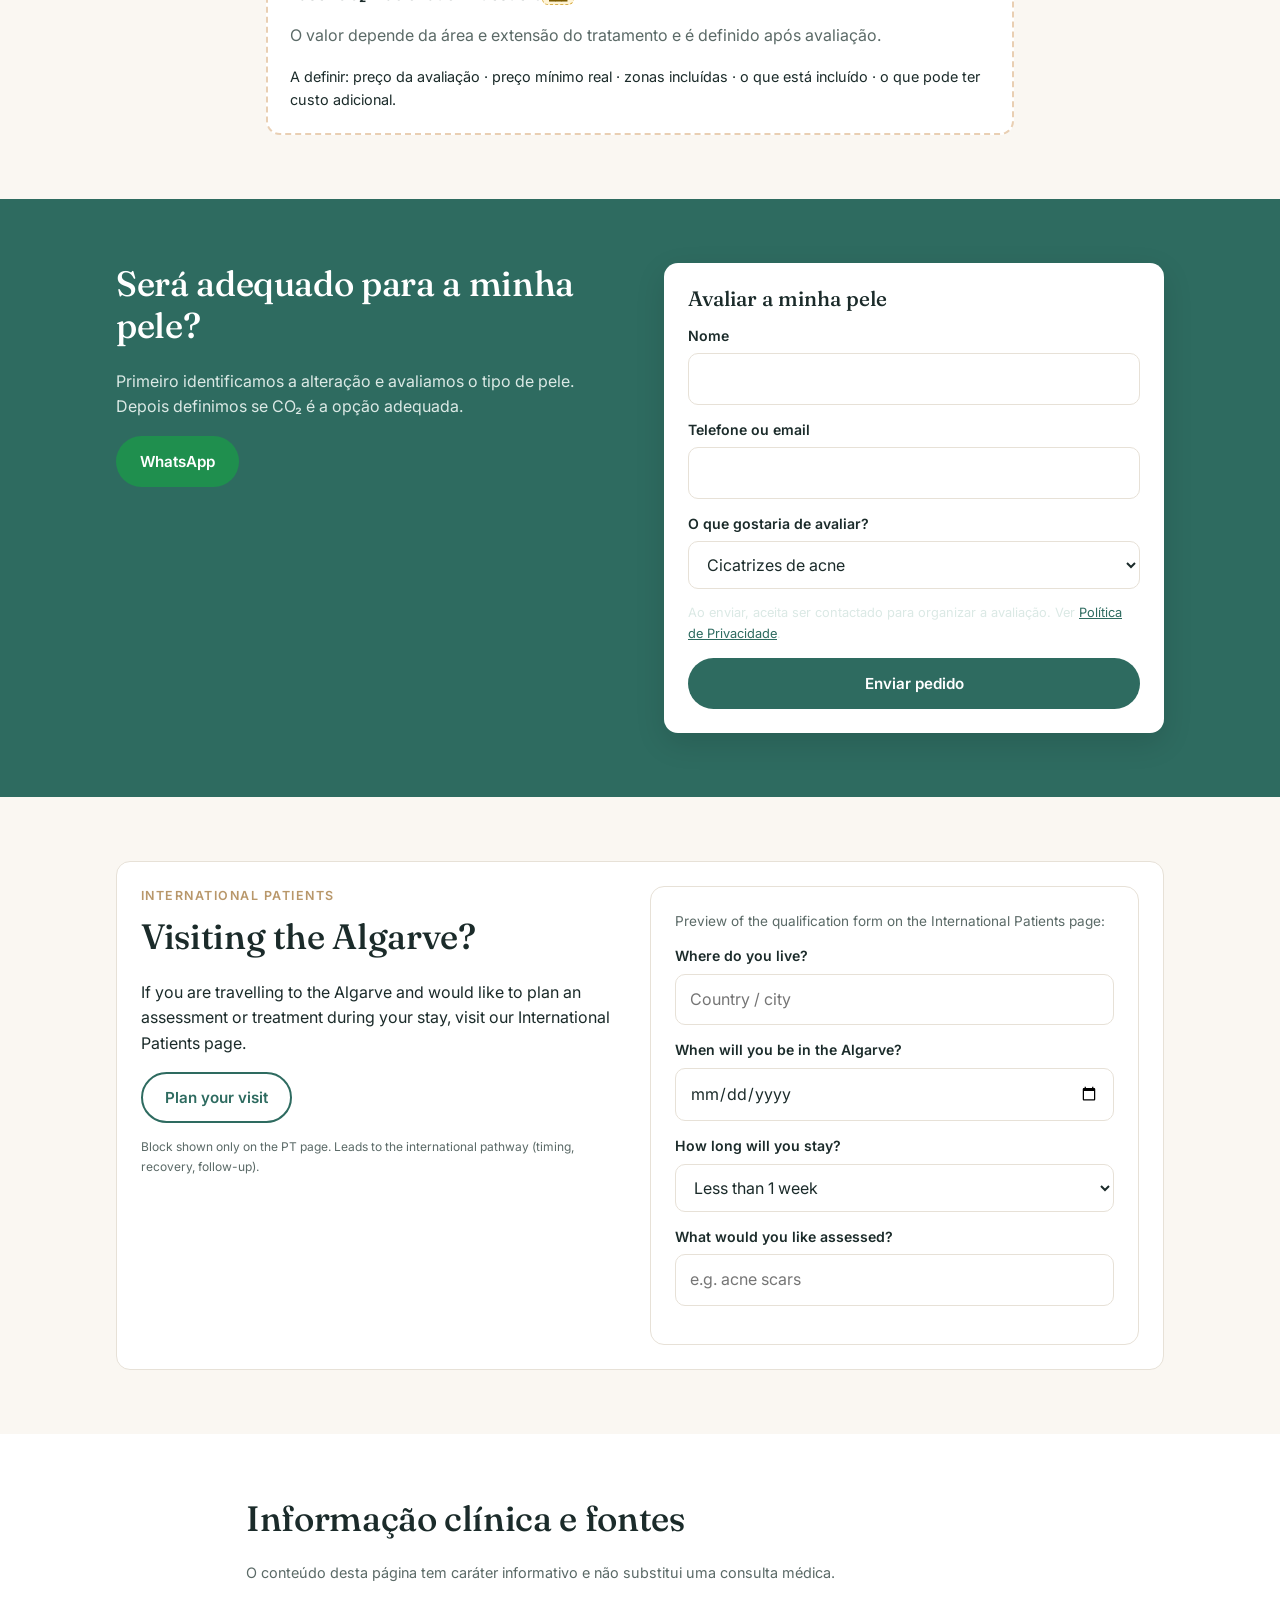
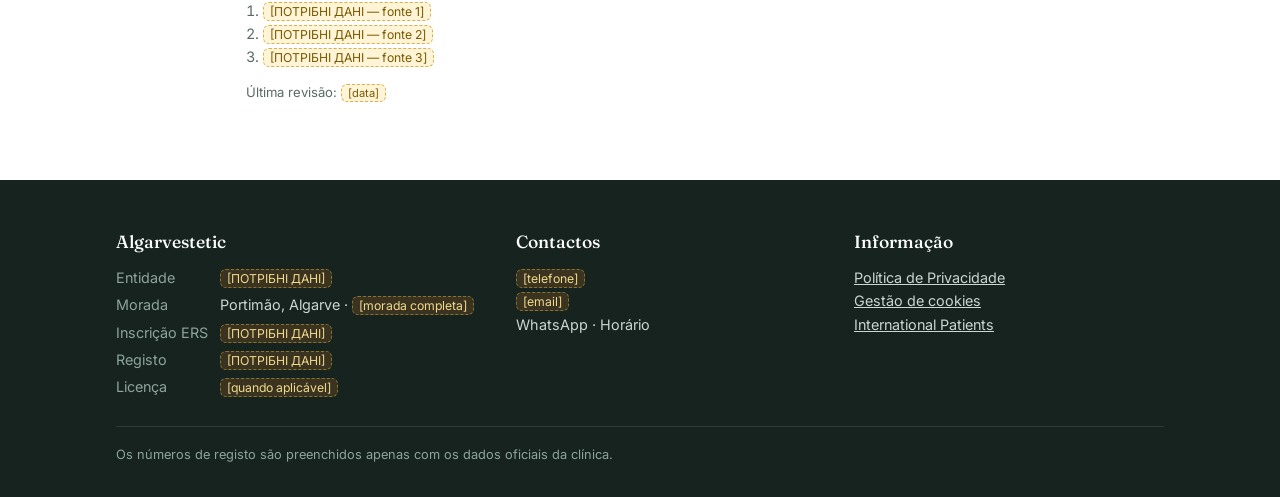
<file: prototype/laser-co2.html>
<!doctype html>
<html lang="pt">
<head>
<meta charset="utf-8">
<meta name="viewport" content="width=device-width, initial-scale=1">
<title>Laser CO₂ Fracionado em Portimão | Algarvestetic</title>
<meta name="description" content="Laser CO₂ Fracionado para cicatrizes de acne, textura irregular, poros mais visíveis e linhas finas. Avaliação médica da pele antes do procedimento.">
<link rel="preconnect" href="https://fonts.googleapis.com">
<link rel="preconnect" href="https://fonts.gstatic.com" crossorigin>
<link href="https://fonts.googleapis.com/css2?family=Fraunces:opsz,wght@9..144,400;9..144,500;9..144,600&family=Inter:wght@400;500;600&display=swap" rel="stylesheet">
<!--
  PROTÓTIPO VISUAL — não é o site final. Gerado por prototype/build.mjs a partir de content/laser-co2.json.
  Cores, logótipo e imagens são marcadores de posição. [ПОТРІБНІ ДАНІ] = dados reais da clínica.
-->
<script type="application/ld+json">
{
  "@context": "https://schema.org",
  "@type": "FAQPage",
  "mainEntity": [
    {
      "@type": "Question",
      "name": "O Laser CO₂ Fracionado dói?",
      "acceptedAnswer": {
        "@type": "Answer",
        "text": "Pode provocar calor, ardor ou picadas. Conforme a intensidade e a zona, pode ser utilizada anestesia tópica, infiltrativa e/ou bloqueios anestésicos."
      }
    },
    {
      "@type": "Question",
      "name": "Como é a recuperação do Laser CO₂ Fracionado?",
      "acceptedAnswer": {
        "@type": "Answer",
        "text": "Podem ocorrer: vermelhidão; edema; ardor; pequenas crostas; descamação Existe um período visível de recuperação, cuja duração depende da intensidade do tratamento."
      }
    },
    {
      "@type": "Question",
      "name": "Quando vejo o resultado do Laser CO₂ Fracionado?",
      "acceptedAnswer": {
        "@type": "Answer",
        "text": "Primeiro ocorre a recuperação da pele. A remodelação desenvolve-se progressivamente durante as semanas e meses seguintes."
      }
    },
    {
      "@type": "Question",
      "name": "O Laser CO₂ faz desaparecer as cicatrizes de acne?",
      "acceptedAnswer": {
        "@type": "Answer",
        "text": "Não podemos prometer isso. O objetivo é melhorar a textura, profundidade e aparência das cicatrizes. Cicatrizes diferentes podem necessitar de tratamentos diferentes."
      }
    },
    {
      "@type": "Question",
      "name": "Posso apanhar sol depois do Laser CO₂?",
      "acceptedAnswer": {
        "@type": "Answer",
        "text": "A fotoproteção é fundamental durante a recuperação. Exposição solar inadequada aumenta o risco de alterações da pigmentação."
      }
    },
    {
      "@type": "Question",
      "name": "Existem riscos no Laser CO₂ Fracionado?",
      "acceptedAnswer": {
        "@type": "Answer",
        "text": "Podem ocorrer alterações da pigmentação, vermelhidão prolongada, infeção, alterações da textura ou cicatrização desfavorável."
      }
    }
  ]
}
</script>
<style>
:root{
  --bg:#faf7f2; --surface:#ffffff; --ink:#1b2b2a; --muted:#5b6a67; --line:#e7e1d7;
  --primary:#2e6b60; --primary-dark:#24564d; --on-primary:#ffffff;
  --accent:#b8976a; --soft:#eef3f1; --warn:#fbf2e9; --warn-line:#e9cfb3;
  --wa:#1f8f4e;
  --radius:14px; --maxw:1080px;
  --serif:"Fraunces", Georgia, serif; --sans:"Inter", system-ui, -apple-system, sans-serif;
}
*{box-sizing:border-box}
html{scroll-behavior:smooth}
body{margin:0;background:var(--bg);color:var(--ink);font:16px/1.6 var(--sans);-webkit-font-smoothing:antialiased}
a{color:var(--primary)}
h1,h2,h3{font-family:var(--serif);font-weight:500;line-height:1.2;margin:0 0 .6em;letter-spacing:-.01em}
h1{font-size:clamp(1.9rem,4.6vw,3rem)}
h2{font-size:clamp(1.5rem,3.2vw,2.2rem)}
h3{font-size:1.15rem;font-family:var(--sans);font-weight:600;letter-spacing:0}
p{margin:0 0 1em}
.container{max-width:var(--maxw);margin:0 auto;padding:0 16px}
.section{padding:64px 0}
.section.alt{background:var(--surface)}
.eyebrow{font-size:.78rem;font-weight:600;letter-spacing:.12em;text-transform:uppercase;color:var(--accent);margin-bottom:.8em}
.lead{font-size:1.08rem;color:var(--muted);max-width:62ch}
.muted{color:var(--muted)}
.placeholder-data{background:#fff4d6;border:1px dashed #d9b04c;color:#7a5a00;padding:1px 6px;border-radius:6px;font-size:.85em;overflow-wrap:anywhere}

/* Buttons */
.btn{display:inline-flex;align-items:center;justify-content:center;gap:.5em;padding:14px 22px;border-radius:999px;font:600 .95rem var(--sans);text-decoration:none;border:2px solid transparent;cursor:pointer;transition:background .2s,transform .1s;min-height:48px}
.btn:active{transform:translateY(1px)}
.btn-primary{background:var(--primary);color:var(--on-primary)}
.btn-primary:hover{background:var(--primary-dark)}
.btn-outline{background:transparent;border-color:var(--primary);color:var(--primary)}
.btn-outline:hover{background:var(--soft)}
.btn-wa{background:var(--wa);color:#fff}
.btn-row{display:flex;flex-wrap:wrap;gap:12px;margin-top:8px}

/* Header */
.site-header{position:sticky;top:0;z-index:40;background:rgba(250,247,242,.94);backdrop-filter:blur(8px);border-bottom:1px solid var(--line)}
.site-header .container{display:flex;align-items:center;justify-content:space-between;height:64px;gap:12px}
.logo{font-family:var(--serif);font-size:1.3rem;font-weight:600;color:var(--ink);text-decoration:none}
.logo span{color:var(--primary)}
.header-right{display:flex;align-items:center;gap:14px}
.lang{font-size:.85rem;color:var(--muted);white-space:nowrap}
.lang b{color:var(--ink)}
.header-cta{padding:10px 18px;min-height:40px;font-size:.88rem}
@media(max-width:879px){.header-cta{display:none}}
.breadcrumbs{font-size:.82rem;color:var(--muted);padding:14px 0 0}
.breadcrumbs a{color:var(--muted);text-decoration:none}

/* Hero */
.hero{padding:28px 0 56px}
.hero-grid{display:grid;gap:28px;align-items:center}
.hero .microcopy{font-size:.88rem;color:var(--muted);margin-top:14px;display:flex;align-items:center;gap:8px}
.hero .microcopy::before{content:"";width:8px;height:8px;border-radius:50%;background:var(--primary);flex:none}
.visual{border-radius:var(--radius);background:linear-gradient(135deg,#dfe9e6,#efe6d8);min-height:240px;display:flex;align-items:flex-end;padding:16px;position:relative;overflow:hidden}
.visual::after{content:"";position:absolute;inset:0;background:radial-gradient(circle at 70% 30%,rgba(255,255,255,.55),transparent 60%)}
.visual-label{position:relative;z-index:1;background:rgba(255,255,255,.88);border-radius:10px;padding:10px 12px;font-size:.8rem;color:var(--muted);max-width:340px}
.visual-label b{color:var(--ink)}
@media(min-width:880px){
  .hero-grid{grid-template-columns:1.1fr .9fr}
  .visual{min-height:420px}
}

/* Para que serve — cards */
.cards{display:grid;gap:14px;grid-template-columns:repeat(auto-fit,minmax(180px,1fr));margin:24px 0 0}
.card{background:var(--bg);border:1px solid var(--line);border-radius:var(--radius);padding:22px}
.card p{margin:0;font-weight:500}
.card-icon{width:40px;height:40px;border-radius:12px;background:var(--soft);display:grid;place-items:center;margin-bottom:12px;color:var(--primary);font-weight:700}

/* Q&A rows */
.qa{border-top:1px solid var(--line)}
.qa-row{display:grid;gap:10px;padding:32px 0;border-bottom:1px solid var(--line)}
.qa-row h2{font-size:clamp(1.35rem,2.6vw,1.75rem);margin:0}
.qa-row .answer{max-width:62ch}
.qa-row .answer p:last-child{margin-bottom:0}
@media(min-width:880px){.qa-row{grid-template-columns:340px 1fr;gap:48px}}
.short-answer{font-family:var(--serif);font-size:1.7rem;line-height:1.2;color:var(--primary);margin-bottom:.35em}
.answer-list{margin:0 0 1em;padding-left:1.2em}
.answer-list li{margin:.2em 0}
.know{list-style:none;margin:0;padding:0;display:grid;gap:10px}
.know li{display:flex;gap:14px;align-items:baseline;background:var(--surface);border:1px solid var(--line);border-radius:var(--radius);padding:14px 18px;font-weight:600}
.know .num{font-family:var(--serif);font-size:1.3rem;color:var(--accent);font-weight:500}

/* Doctor */
.doctor{display:grid;gap:22px;align-items:center;background:var(--bg);border:1px solid var(--line);border-radius:var(--radius);padding:22px;margin-top:22px}
.doctor-photo{aspect-ratio:1;border-radius:12px;background:linear-gradient(135deg,#dfe9e6,#efe6d8);display:grid;place-items:center;color:var(--muted);font-size:.8rem;text-align:center;padding:10px;max-width:200px}
.doctor dl{margin:0;display:grid;gap:6px;min-width:0}
.doctor dt{font-size:.78rem;letter-spacing:.08em;text-transform:uppercase;color:var(--muted)}
.doctor dd{margin:0 0 8px;font-weight:500}
@media(min-width:700px){.doctor{grid-template-columns:200px 1fr}}

/* Price */
.price-box{background:var(--surface);border:2px dashed var(--warn-line);border-radius:var(--radius);padding:22px;margin-top:22px}
.price-box .status{display:inline-block;background:var(--warn);color:#8a5a22;font-weight:600;font-size:.8rem;padding:4px 10px;border-radius:999px;margin-bottom:10px}

/* CTA band + form */
.cta-band{background:var(--primary);color:var(--on-primary)}
.cta-band h2{color:#fff}
.cta-band p{color:#dbe9e5}
.form-card{background:var(--surface);color:var(--ink);border-radius:var(--radius);padding:24px;box-shadow:0 10px 30px rgba(0,0,0,.12)}
.form-card h3{font-family:var(--serif);font-weight:500;font-size:1.3rem}
.field{margin-bottom:14px}
.field label{display:block;font-size:.88rem;font-weight:600;margin-bottom:6px}
.field input,.field select{width:100%;padding:12px 14px;border:1px solid var(--line);border-radius:10px;font:inherit;background:#fff;color:var(--ink);min-height:48px}
.field input:focus,.field select:focus{outline:2px solid var(--primary);outline-offset:1px;border-color:transparent}
.consent-line{font-size:.8rem;color:var(--muted);margin:4px 0 14px}
.thanks{display:none;text-align:center;padding:16px 0}
.thanks .check{width:56px;height:56px;border-radius:50%;background:var(--soft);color:var(--primary);display:grid;place-items:center;margin:0 auto 12px;font-size:1.6rem}
.form-card.sent form{display:none}
.form-card.sent .thanks{display:block}
.cta-grid{display:grid;gap:28px;align-items:start}
@media(min-width:880px){.cta-grid{grid-template-columns:1fr 1fr;gap:48px}}

/* International */
.intl{background:var(--surface);border:1px solid var(--line);border-radius:var(--radius);padding:24px;display:grid;gap:20px}
@media(min-width:880px){.intl{grid-template-columns:1fr 1fr;align-items:start}}
.intl .lang-note{font-size:.75rem;color:var(--muted)}

/* Sources */
.sources{font-size:.9rem;color:var(--muted)}
.sources ol{padding-left:1.2em}

/* Footer */
.site-footer{background:#16231f;color:#c9d6d2;padding:48px 0 32px;font-size:.9rem}
.site-footer h4{color:#fff;font-family:var(--serif);font-weight:500;font-size:1.1rem;margin:0 0 10px}
.site-footer a{color:#c9d6d2}
.footer-grid{display:grid;gap:28px}
@media(min-width:700px){.footer-grid{grid-template-columns:1.2fr 1fr 1fr}}
.legal dl{margin:0;display:grid;grid-template-columns:auto 1fr;gap:4px 12px}
.legal dt{color:#8fa39e}
.legal dd{margin:0;min-width:0}
.site-footer .placeholder-data{background:#3a3320;border-color:#8a7330;color:#f0d98c}
.footer-bottom{border-top:1px solid #2b3b37;margin-top:28px;padding-top:18px;font-size:.8rem;color:#8fa39e}

/* Sticky mobile CTA */
.sticky-cta{position:fixed;left:0;right:0;bottom:0;z-index:50;display:flex;gap:8px;padding:8px 12px calc(8px + env(safe-area-inset-bottom));background:rgba(250,247,242,.97);border-top:1px solid var(--line);backdrop-filter:blur(8px)}
.sticky-cta .btn{flex:1;padding:10px 12px;min-height:44px;font-size:.9rem}
@media(min-width:880px){.sticky-cta{display:none}}
@media(max-width:879px){body{padding-bottom:72px}}

/* Cookie banner (RGPD) */
.cookie{position:fixed;left:12px;right:12px;bottom:84px;z-index:60;background:var(--ink);color:#e8efed;border-radius:var(--radius);padding:16px;box-shadow:0 10px 30px rgba(0,0,0,.25);max-width:520px;font-size:.88rem}
.cookie p{margin:0 0 12px}
.cookie .btn{padding:8px 14px;min-height:40px;font-size:.85rem}
.cookie .btn-outline{border-color:#9fb3ae;color:#e8efed}
.cookie .btn-outline:hover{background:rgba(255,255,255,.08)}
.cookie[hidden]{display:none}
@media(min-width:880px){.cookie{bottom:20px;left:20px;right:auto}}

.proto-badge{position:fixed;top:72px;right:12px;z-index:30;background:#fff4d6;color:#7a5a00;border:1px dashed #d9b04c;font-size:.72rem;font-weight:600;padding:4px 10px;border-radius:999px}
</style>
</head>
<body>

<div class="proto-badge" aria-hidden="true">PROTÓTIPO</div>

<header class="site-header">
  <div class="container">
    <a class="logo" href="#">Algarve<span>stetic</span></a>
    <div class="header-right">
      <span class="lang"><b>PT</b> · EN</span>
      <a class="btn btn-primary header-cta" href="#avaliar" data-cta="header_marcar">Marcar avaliação</a>
    </div>
  </div>
</header>

<main>
  <div class="container">
    <nav class="breadcrumbs" aria-label="breadcrumb">
      <a href="#">Home</a> › <a href="#">Especialidades</a> › Laser CO₂ Fracionado
    </nav>
  </div>

  <!-- HERO -->
  <section class="hero" id="hero">
    <div class="container hero-grid">
      <div>
        <div class="eyebrow">Laser CO₂ Fracionado</div>
        <h1>Cicatrizes de acne, textura irregular, poros mais visíveis ou linhas finas?</h1>
        <p class="lead">O Laser CO₂ Fracionado cria microzonas controladas de tratamento, promovendo renovação da pele e remodelação do colagénio.</p>
        <div class="btn-row">
          <a class="btn btn-primary" href="#avaliar" data-cta="hero_avaliar">Avaliar a minha pele</a>
          <a class="btn btn-wa" href="#" data-cta="hero_whatsapp" data-wa>WhatsApp</a>
        </div>
        <div class="microcopy">Avaliação médica antes do procedimento.</div>
      </div>
      <div class="visual" role="img" aria-label="Espaço para imagem do procedimento">
        <div class="visual-label"><b>Imagem:</b> médico a realizar o procedimento, equipamento CO₂ em plano profissional, ou textura da pele em grande plano (com consentimento). <b>Não</b> usar modelo genérico de beleza.</div>
      </div>
    </div>
  </section>

  <!-- PARA QUE SERVE? -->
  <section class="section alt" id="para-que-serve">
    <div class="container">
      <h2>Para que serve?</h2>
      <p class="lead">Pode ser considerado para melhorar:</p>
      <div class="cards">
        <div class="card"><div class="card-icon">1</div><p>Determinadas cicatrizes de acne</p></div>
        <div class="card"><div class="card-icon">2</div><p>Textura irregular</p></div>
        <div class="card"><div class="card-icon">3</div><p>Poros mais visíveis</p></div>
        <div class="card"><div class="card-icon">4</div><p>Linhas finas</p></div>
        <div class="card"><div class="card-icon">5</div><p>Determinadas outras cicatrizes</p></div>
      </div>
    </div>
  </section>

  <!-- PERGUNTAS -->
  <section class="section" id="perguntas">
    <div class="container qa">

      <div class="qa-row" id="como-funciona">
        <h2>Como funciona?</h2>
        <div class="answer">
          <p>O laser trata pequenas áreas da pele de forma fracionada, mantendo tecido entre elas que participa na recuperação.</p>
          <p>A remodelação continua depois do procedimento.</p>
        </div>
      </div>

      <div class="qa-row" id="doi">
        <h2>Dói?</h2>
        <div class="answer">
          <p>Pode provocar calor, ardor ou picadas.</p>
          <p>Conforme a intensidade e a zona, pode ser utilizada anestesia tópica, infiltrativa e/ou bloqueios anestésicos.</p>
        </div>
      </div>

      <div class="qa-row" id="recuperacao">
        <h2>Como é a recuperação?</h2>
        <div class="answer">
          <p>Podem ocorrer:</p>
          <ul class="answer-list"><li>vermelhidão</li><li>edema</li><li>ardor</li><li>pequenas crostas</li><li>descamação</li></ul>
          <p>Existe um período visível de recuperação, cuja duração depende da intensidade do tratamento.</p>
        </div>
      </div>

      <div class="qa-row" id="resultado">
        <h2>Quando vejo o resultado?</h2>
        <div class="answer">
          <p>Primeiro ocorre a recuperação da pele. A remodelação desenvolve-se progressivamente durante as semanas e meses seguintes.</p>
        </div>
      </div>

      <div class="qa-row" id="cicatrizes-desaparecem">
        <h2>As cicatrizes desaparecem?</h2>
        <div class="answer">
          <div class="short-answer">Não podemos prometer isso.</div>
          <p>O objetivo é melhorar a textura, profundidade e aparência das cicatrizes.</p>
          <p>Cicatrizes diferentes podem necessitar de tratamentos diferentes.</p>
        </div>
      </div>

      <div class="qa-row" id="sol">
        <h2>Posso apanhar sol?</h2>
        <div class="answer">
          <p>A fotoproteção é fundamental durante a recuperação. Exposição solar inadequada aumenta o risco de alterações da pigmentação.</p>
        </div>
      </div>

      <div class="qa-row" id="o-que-deve-saber">
        <h2>O que deve saber</h2>
        <div class="answer">
          <ol class="know"><li><span class="num">01</span>Existe downtime.</li><li><span class="num">02</span>O resultado é progressivo.</li><li><span class="num">03</span>Mais intensidade não significa automaticamente melhor resultado.</li></ol>
        </div>
      </div>

      <div class="qa-row" id="riscos">
        <h2>Existem riscos?</h2>
        <div class="answer">
          <p>Podem ocorrer alterações da pigmentação, vermelhidão prolongada, infeção, alterações da textura ou cicatrização desfavorável.</p>
        </div>
      </div>

    </div>
  </section>

  <!-- QUEM REALIZA -->
  <section class="section alt" id="medico">
    <div class="container">
      <h2>Avaliação e procedimento</h2>
      <div class="doctor">
        <div class="doctor-photo">Foto real do médico</div>
        <dl>
          <dt>Nome completo</dt><dd><span class="placeholder-data">[ПОТРІБНІ ДАНІ]</span></dd>
          <dt>Qualificação profissional</dt><dd><span class="placeholder-data">[ПОТРІБНІ ДАНІ — só qualificações reais e reconhecidas]</span></dd>
          <dt>Cédula profissional</dt><dd><span class="placeholder-data">[ПОТРІБНІ ДАНІ]</span></dd>
        </dl>
      </div>
    </div>
  </section>

  <!-- PREÇO -->
  <section class="section" id="preco">
    <div class="container" style="max-width:780px">
      <h2>Preço</h2>
      <div class="price-box">
        <span class="status">Não publicar até decisão da administração</span>
        <p><strong>Laser CO₂ Fracionado — desde €<span class="placeholder-data">___</span></strong></p>
        <p class="muted">O valor depende da área e extensão do tratamento e é definido após avaliação.</p>
        <p style="margin:0;font-size:.9rem">A definir: preço da avaliação · preço mínimo real · zonas incluídas · o que está incluído · o que pode ter custo adicional.</p>
      </div>
    </div>
  </section>

  <!-- CTA FINAL + FORM -->
  <section class="section cta-band" id="avaliar">
    <div class="container cta-grid">
      <div>
        <h2>Será adequado para a minha pele?</h2>
        <p>Primeiro identificamos a alteração e avaliamos o tipo de pele. Depois definimos se CO₂ é a opção adequada.</p>
        <div class="btn-row">
          <a class="btn btn-wa" href="#" data-cta="cta_whatsapp" data-wa>WhatsApp</a>
        </div>
      </div>
      <div class="form-card" id="lead-card">
        <form id="lead-form" novalidate>
          <h3>Avaliar a minha pele</h3>
          <div class="field"><label for="f-nome">Nome</label><input id="f-nome" name="nome" autocomplete="name" required></div>
          <div class="field"><label for="f-contacto">Telefone ou email</label><input id="f-contacto" name="contacto" autocomplete="tel" required></div>
          <div class="field"><label for="f-zona">O que gostaria de avaliar?</label>
            <select id="f-zona" name="zona">
              <option>Cicatrizes de acne</option><option>Textura irregular</option><option>Poros visíveis</option><option>Linhas finas</option><option>Outras cicatrizes</option><option>Não tenho a certeza</option>
            </select>
          </div>
          <input type="hidden" name="lead_id" id="f-lead">
          <input type="hidden" name="page" value="laser-co2">
          <p class="consent-line">Ao enviar, aceita ser contactado para organizar a avaliação. Ver <a href="#">Política de Privacidade</a>.</p>
          <button class="btn btn-primary" type="submit" style="width:100%">Enviar pedido</button>
        </form>
        <div class="thanks" role="status" aria-live="polite">
          <div class="check">✓</div>
          <h3>Pedido recebido.</h3>
          <p class="muted">Entraremos em contacto para organizar a avaliação.</p>
        </div>
      </div>
    </div>
  </section>

  <!-- INTERNATIONAL PATIENTS (só na página PT) -->
  <section class="section" id="international" lang="en">
    <div class="container">
      <div class="intl">
        <div>
          <div class="eyebrow">International patients</div>
          <h2>Visiting the Algarve?</h2>
          <p>If you are travelling to the Algarve and would like to plan an assessment or treatment during your stay, visit our International Patients page.</p>
          <a class="btn btn-outline" href="#" data-cta="intl_plan">Plan your visit</a>
          <p class="lang-note" style="margin-top:14px">Block shown only on the PT page. Leads to the international pathway (timing, recovery, follow-up).</p>
        </div>
        <form class="form-card" style="box-shadow:none;border:1px solid var(--line)" onsubmit="return false">
          <p class="muted" style="font-size:.85rem;margin-bottom:12px">Preview of the qualification form on the International Patients page:</p>
          <div class="field"><label>Where do you live?</label><input placeholder="Country / city"></div>
          <div class="field"><label>When will you be in the Algarve?</label><input type="date"></div>
          <div class="field"><label>How long will you stay?</label><select><option>Less than 1 week</option><option>1–2 weeks</option><option>More than 2 weeks</option></select></div>
          <div class="field"><label>What would you like assessed?</label><input placeholder="e.g. acne scars"></div>
        </form>
      </div>
    </div>
  </section>

  <!-- INFORMAÇÃO CLÍNICA E FONTES -->
  <section class="section alt" id="fontes">
    <div class="container sources" style="max-width:820px">
      <h2 style="color:var(--ink)">Informação clínica e fontes</h2>
      <p>O conteúdo desta página tem caráter informativo e não substitui uma consulta médica.</p>
      <ol>
        <li><span class="placeholder-data">[ПОТРІБНІ ДАНІ — fonte 1]</span></li>
        <li><span class="placeholder-data">[ПОТРІБНІ ДАНІ — fonte 2]</span></li>
        <li><span class="placeholder-data">[ПОТРІБНІ ДАНІ — fonte 3]</span></li>
      </ol>
      <p style="font-size:.82rem">Última revisão: <span class="placeholder-data">[data]</span></p>
    </div>
  </section>
</main>

<!-- LEGAL / ERS -->
<footer class="site-footer">
  <div class="container">
    <div class="footer-grid">
      <div class="legal">
        <h4>Algarvestetic</h4>
        <dl>
          <dt>Entidade</dt><dd><span class="placeholder-data">[ПОТРІБНІ ДАНІ]</span></dd>
          <dt>Morada</dt><dd>Portimão, Algarve · <span class="placeholder-data">[morada completa]</span></dd>
          <dt>Inscrição ERS</dt><dd><span class="placeholder-data">[ПОТРІБНІ ДАНІ]</span></dd>
          <dt>Registo</dt><dd><span class="placeholder-data">[ПОТРІБНІ ДАНІ]</span></dd>
          <dt>Licença</dt><dd><span class="placeholder-data">[quando aplicável]</span></dd>
        </dl>
      </div>
      <div>
        <h4>Contactos</h4>
        <p><span class="placeholder-data">[telefone]</span><br><span class="placeholder-data">[email]</span><br>WhatsApp · Horário</p>
      </div>
      <div>
        <h4>Informação</h4>
        <p><a href="#">Política de Privacidade</a><br><a href="#" id="manage-cookies">Gestão de cookies</a><br><a href="#">International Patients</a></p>
      </div>
    </div>
    <div class="footer-bottom">Os números de registo são preenchidos apenas com os dados oficiais da clínica.</div>
  </div>
</footer>

<!-- Sticky CTA mobile -->
<div class="sticky-cta">
  <a class="btn btn-primary" href="#avaliar" data-cta="sticky_marcar">Marcar</a>
  <a class="btn btn-wa" href="#" data-cta="sticky_whatsapp" data-wa>WhatsApp</a>
</div>

<!-- RGPD cookie consent -->
<div class="cookie" id="cookie" hidden>
  <p>Usamos cookies de medição apenas com o seu consentimento, para perceber que páginas ajudam os pacientes a chegar à avaliação.</p>
  <div class="btn-row" style="margin:0">
    <button class="btn btn-primary" data-consent="granted">Aceitar</button>
    <button class="btn btn-outline" data-consent="denied">Recusar</button>
  </div>
</div>

<script>window.PAGE = {"slug":"laser-co2","leadPrefix":"co2","whatsappText":"Olá, gostaria de avaliar se o Laser CO₂ Fracionado é indicado para a minha pele."};</script>
<script>
(() => {
  const P = window.PAGE;

  // lead_id: liga o pedido do site às etapas offline (Marcação → Compareceu → Procedimento → Receita).
  const leadId = P.leadPrefix + '-' + Date.now().toString(36) + '-' + Math.random().toString(36).slice(2, 7);
  document.getElementById('f-lead').value = leadId;

  // Consentimento RGPD: nenhum evento de medição é enviado antes de "Aceitar".
  let consent = null;
  try { consent = localStorage.getItem('consent'); } catch (e) {}
  const cookie = document.getElementById('cookie');
  if (!consent) cookie.hidden = false;
  cookie.addEventListener('click', e => {
    const v = e.target.dataset.consent; if (!v) return;
    consent = v; try { localStorage.setItem('consent', v); } catch (e) {}
    cookie.hidden = true;
  });
  document.getElementById('manage-cookies').addEventListener('click', e => { e.preventDefault(); cookie.hidden = false; });

  function track(event, params) {
    if (consent !== 'granted') return;            // Consent Mode: sem consentimento, nada é enviado
    // Produção: gtag('event', event, params) + Meta Pixel/CAPI com o mesmo event_id
    console.log('[track]', event, params);
  }

  document.querySelectorAll('[data-cta]').forEach(el =>
    el.addEventListener('click', () => track('cta_click', { page: P.slug, cta: el.dataset.cta, lead_id: leadId })));

  // WhatsApp com lead_id na mensagem pré-preenchida
  const waText = encodeURIComponent(P.whatsappText + ' (ref: ' + leadId + ')');
  document.querySelectorAll('[data-wa]').forEach(a => {
    a.href = 'https://wa.me/?text=' + waText;    // [ПОТРІБНІ ДАНІ]: número da clínica
    a.target = '_blank'; a.rel = 'noopener';
  });

  // Formulário curto → ecrã "Pedido recebido" + conversion event
  document.getElementById('lead-form').addEventListener('submit', e => {
    e.preventDefault();
    const f = e.target;
    if (!f.nome.value.trim() || !f.contacto.value.trim()) { f.reportValidity(); return; }
    track('generate_lead', { page: P.slug, zona: f.zona.value, lead_id: leadId });
    document.getElementById('lead-card').classList.add('sent');
  });
})();
</script>
</body>
</html>
</file>
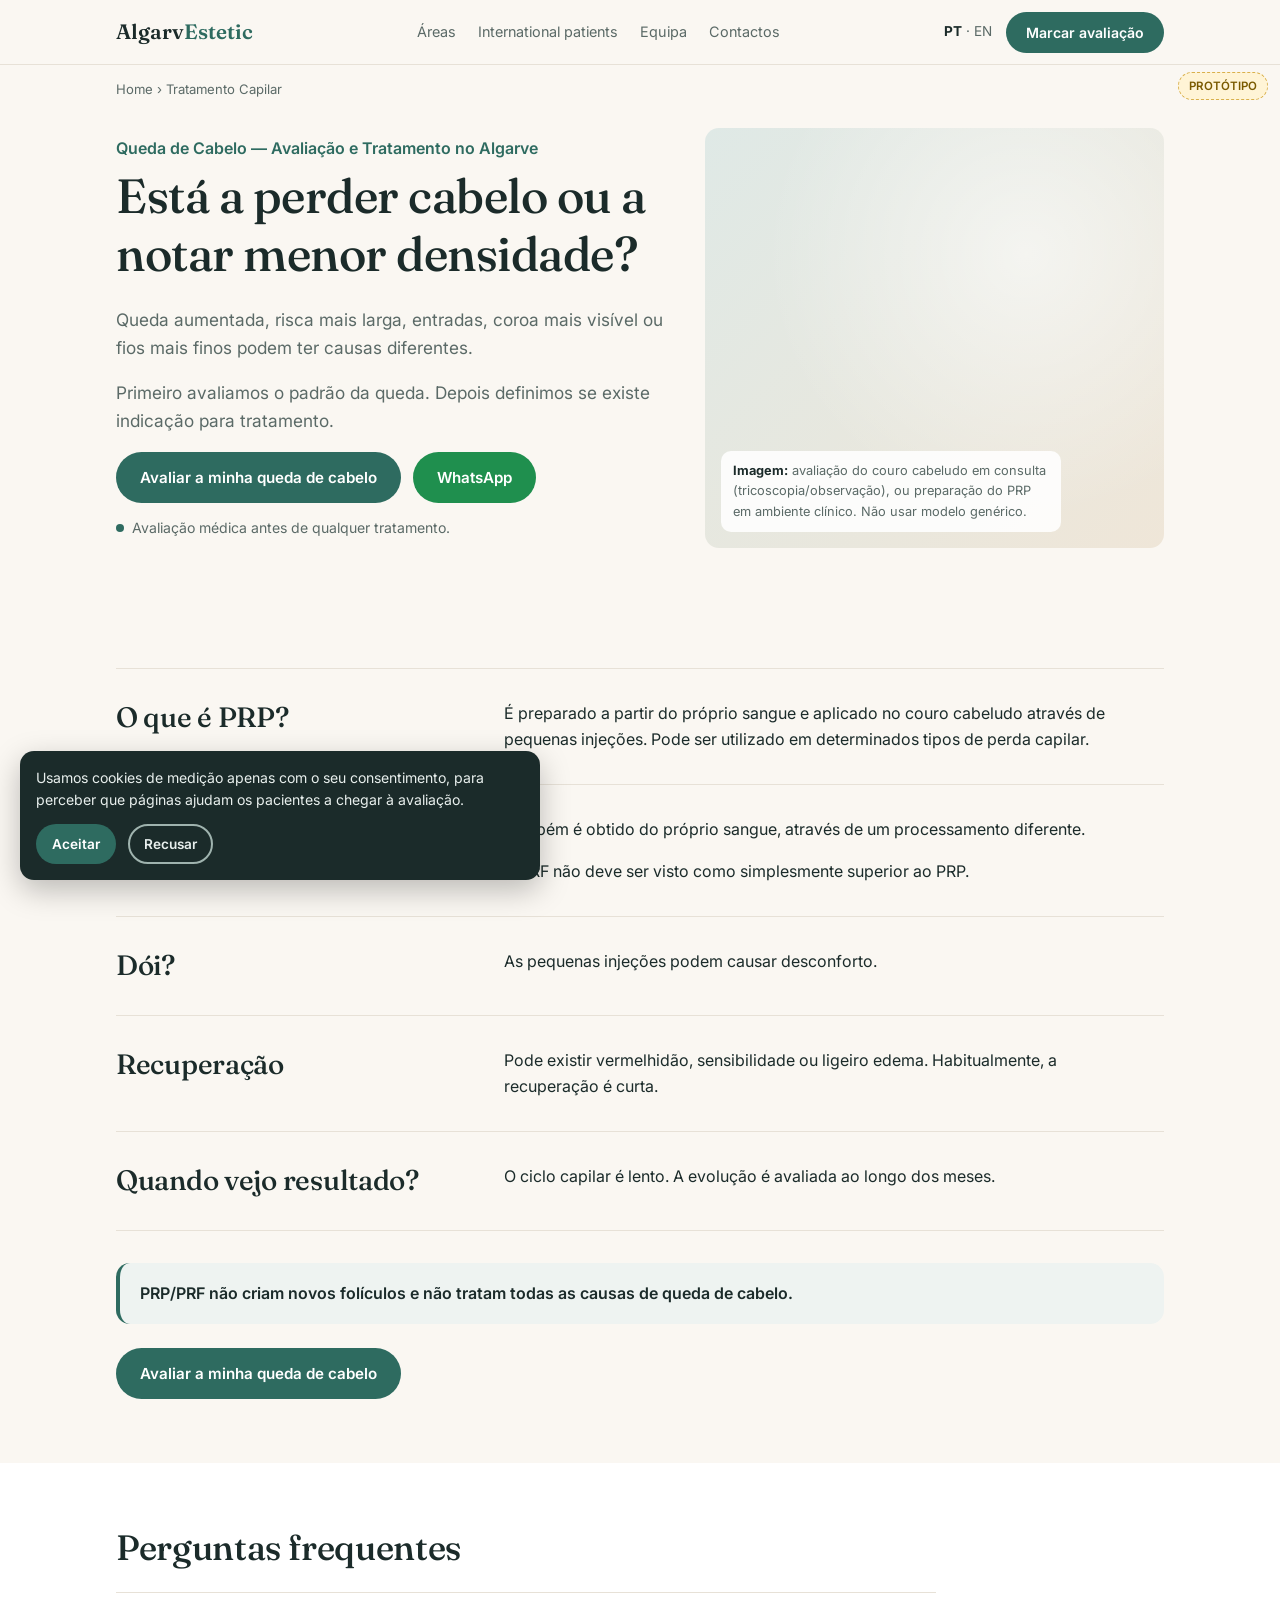
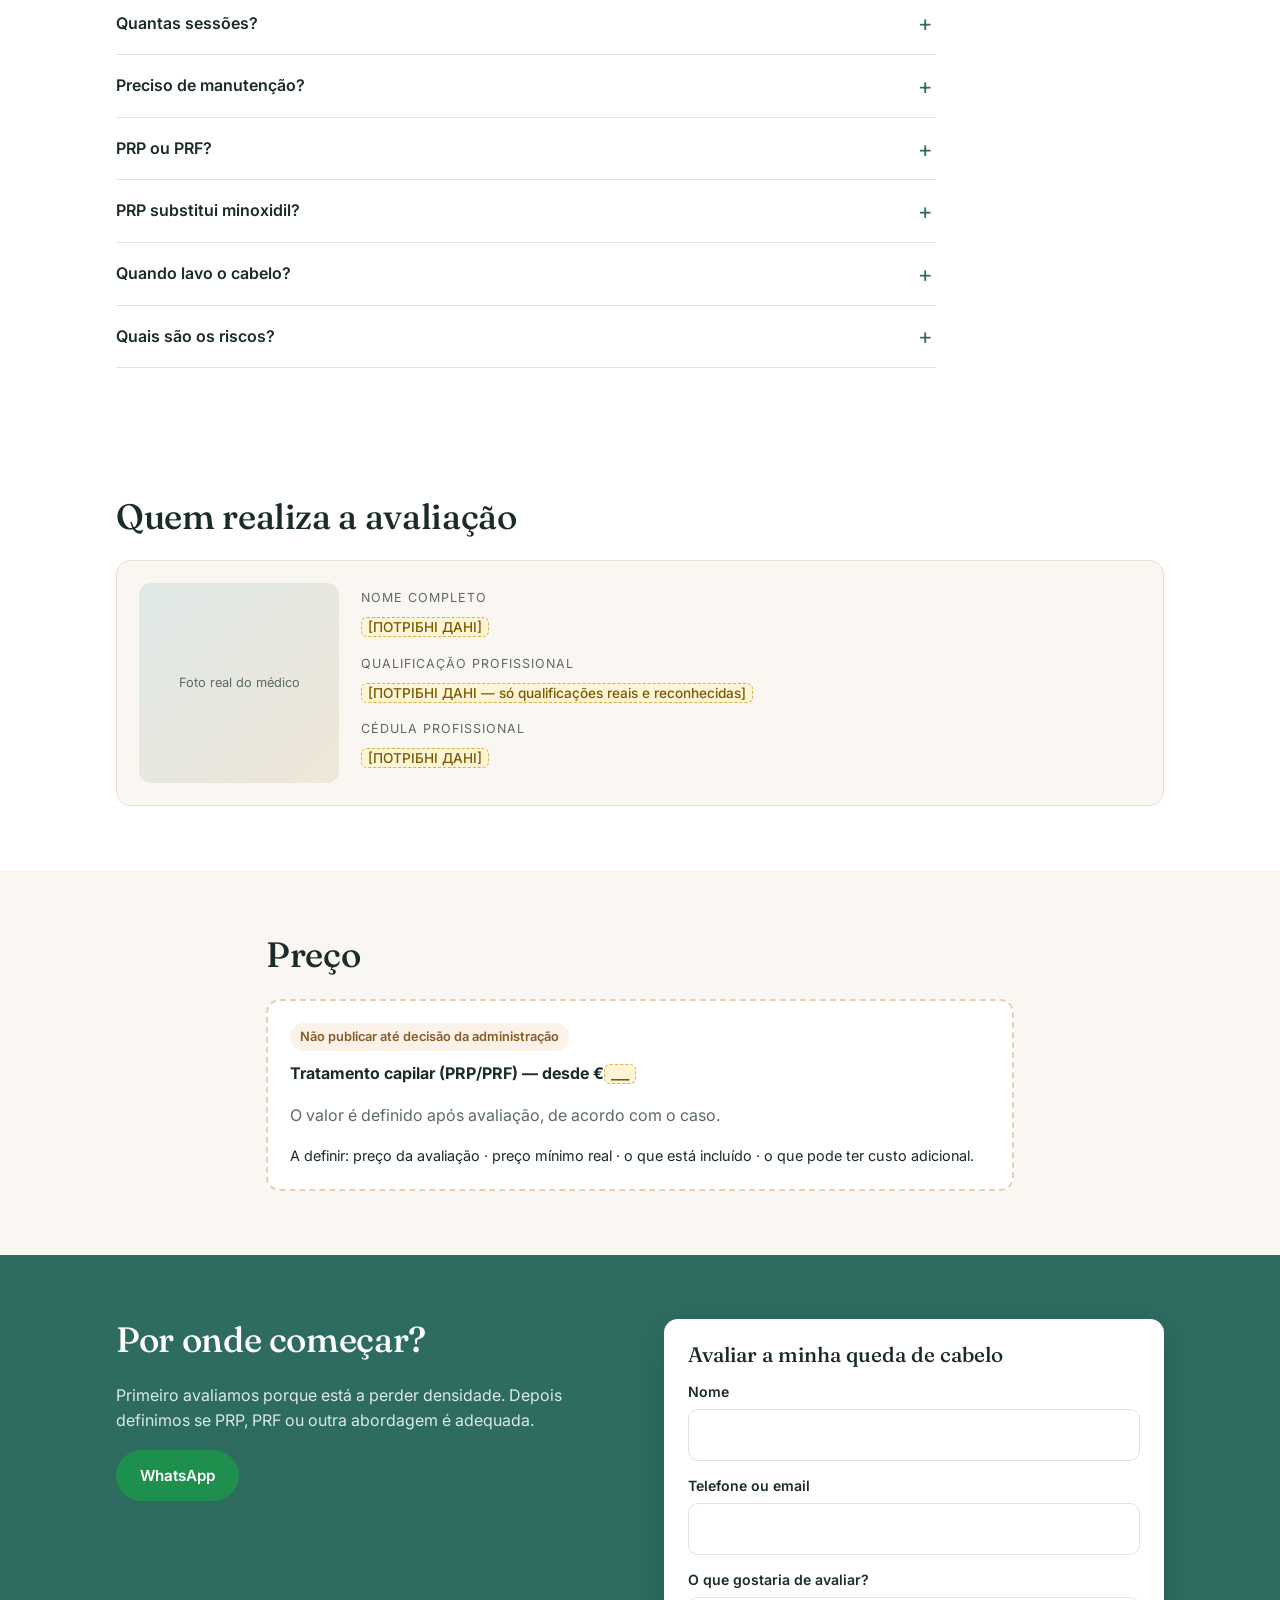
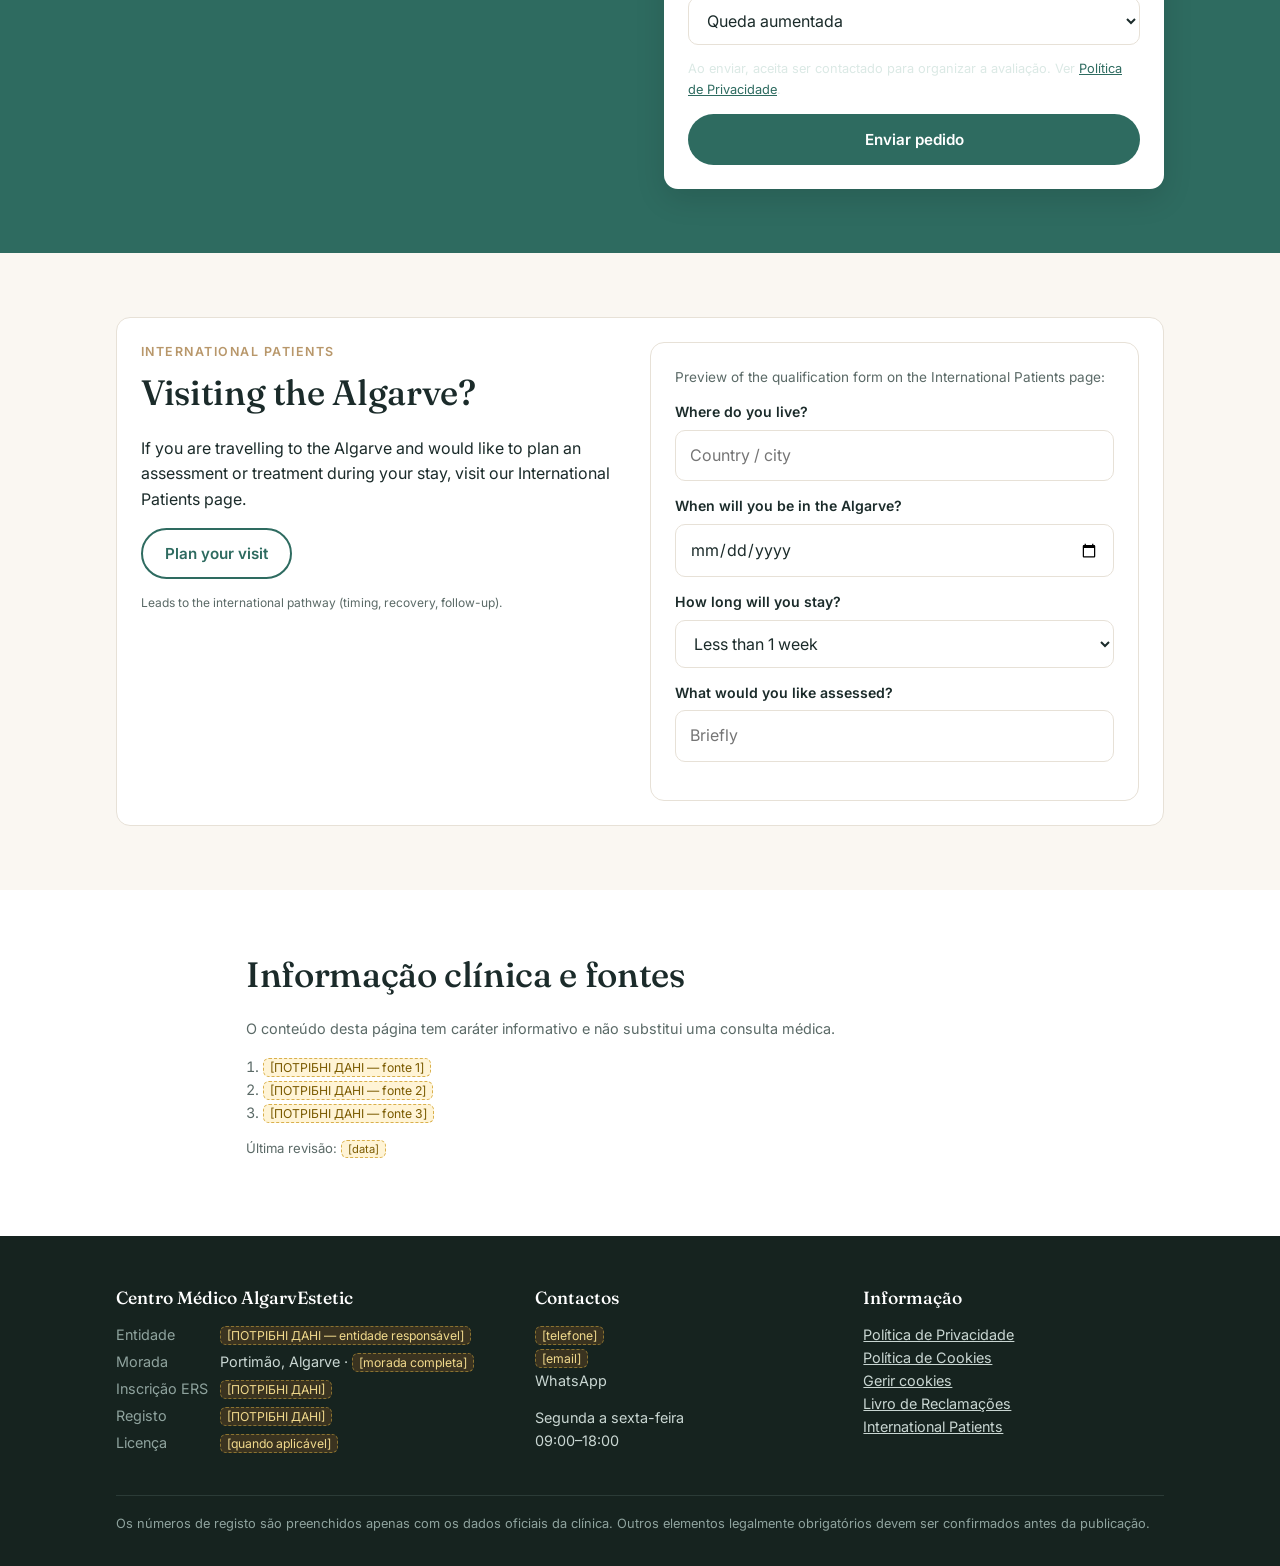
<file: prototype/queda-de-cabelo-algarve.html>
<!doctype html>
<html lang="pt">
<head>
<meta charset="utf-8">
<meta name="viewport" content="width=device-width, initial-scale=1">
<title>Queda de Cabelo Algarve | PRP e PRF Capilar</title>
<meta name="description" content="Queda de cabelo ou menor densidade? Avaliação do padrão da queda no Algarve e tratamento capilar com PRP ou PRF quando existe indicação.">
<link rel="preconnect" href="https://fonts.googleapis.com">
<link rel="preconnect" href="https://fonts.gstatic.com" crossorigin>
<link href="https://fonts.googleapis.com/css2?family=Fraunces:opsz,wght@9..144,400;9..144,500;9..144,600&family=Inter:wght@400;500;600&display=swap" rel="stylesheet">
<!--
  PROTÓTIPO VISUAL — não é o site final. Gerado por prototype/build.mjs a partir de content/queda-de-cabelo-algarve.json.
  URL de produção previsto: /queda-de-cabelo-algarve/
  Cores, logótipo e imagens são marcadores de posição. [ПОТРІБНІ ДАНІ] = dados reais da clínica.
-->
<script type="application/ld+json">
{
  "@context": "https://schema.org",
  "@type": "FAQPage",
  "mainEntity": [
    {
      "@type": "Question",
      "name": "Quantas sessões?",
      "acceptedAnswer": {
        "@type": "Answer",
        "text": "Não existe um número universal. O plano depende do diagnóstico, protocolo e resposta."
      }
    },
    {
      "@type": "Question",
      "name": "PRP ou PRF?",
      "acceptedAnswer": {
        "@type": "Answer",
        "text": "Primeiro avaliamos porque está a perder densidade. Depois definimos se PRP, PRF ou outra abordagem é adequada. A evidência clínica sobre o PRF é atualmente mais limitada."
      }
    },
    {
      "@type": "Question",
      "name": "Quais são os riscos?",
      "acceptedAnswer": {
        "@type": "Answer",
        "text": "Podem ocorrer dor, hematomas, edema, sangramento pontual, reação vasovagal ou, menos frequentemente, infeção."
      }
    }
  ]
}
</script>
<style>
:root{
  --bg:#faf7f2; --surface:#ffffff; --ink:#1b2b2a; --muted:#5b6a67; --line:#e7e1d7;
  --primary:#2e6b60; --primary-dark:#24564d; --on-primary:#ffffff;
  --accent:#b8976a; --soft:#eef3f1; --warn:#fbf2e9; --warn-line:#e9cfb3;
  --wa:#1f8f4e;
  --radius:14px; --maxw:1080px;
  --serif:"Fraunces", Georgia, serif; --sans:"Inter", system-ui, -apple-system, sans-serif;
}
*{box-sizing:border-box}
html{scroll-behavior:smooth}
body{margin:0;background:var(--bg);color:var(--ink);font:16px/1.6 var(--sans);-webkit-font-smoothing:antialiased}
a{color:var(--primary)}
h1,h2,h3{font-family:var(--serif);font-weight:500;line-height:1.2;margin:0 0 .6em;letter-spacing:-.01em}
h1{font-size:clamp(1.9rem,4.6vw,3rem)}
h2{font-size:clamp(1.5rem,3.2vw,2.2rem)}
h3{font-size:1.15rem;font-family:var(--sans);font-weight:600;letter-spacing:0}
p{margin:0 0 1em}
.container{max-width:var(--maxw);margin:0 auto;padding:0 16px}
.section{padding:64px 0}
.section.alt{background:var(--surface)}
.eyebrow{font-size:.78rem;font-weight:600;letter-spacing:.12em;text-transform:uppercase;color:var(--accent);margin-bottom:.8em}
.lead{font-size:1.08rem;color:var(--muted);max-width:62ch}
.muted{color:var(--muted)}
.placeholder-data{background:#fff4d6;border:1px dashed #d9b04c;color:#7a5a00;padding:1px 6px;border-radius:6px;font-size:.85em;overflow-wrap:anywhere}

/* Buttons */
.btn{display:inline-flex;align-items:center;justify-content:center;gap:.5em;padding:14px 22px;border-radius:999px;font:600 .95rem var(--sans);text-decoration:none;border:2px solid transparent;cursor:pointer;transition:background .2s,transform .1s;min-height:48px;text-align:center}
.btn:active{transform:translateY(1px)}
.btn-primary{background:var(--primary);color:var(--on-primary)}
.btn-primary:hover{background:var(--primary-dark)}
.btn-outline{background:transparent;border-color:var(--primary);color:var(--primary)}
.btn-outline:hover{background:var(--soft)}
.btn-wa{background:var(--wa);color:#fff}
.btn-row{display:flex;flex-wrap:wrap;gap:12px;margin-top:8px}

/* Header */
.site-header{position:sticky;top:0;z-index:40;background:rgba(250,247,242,.94);backdrop-filter:blur(8px);border-bottom:1px solid var(--line)}
.site-header .container{display:flex;align-items:center;justify-content:space-between;height:64px;gap:12px}
.logo{font-family:var(--serif);font-size:1.3rem;font-weight:600;color:var(--ink);text-decoration:none}
.logo span{color:var(--primary)}
.main-nav{display:none}
@media(min-width:1000px){
  .main-nav{display:flex;gap:22px;font-size:.9rem}
  .main-nav a{color:var(--muted);text-decoration:none}
  .main-nav a:hover{color:var(--ink)}
}
.header-right{display:flex;align-items:center;gap:14px}
.lang{font-size:.85rem;color:var(--muted);white-space:nowrap}
.lang b{color:var(--ink)}
.header-cta{padding:10px 18px;min-height:40px;font-size:.88rem}
@media(max-width:879px){.header-cta{display:none}}
.breadcrumbs{font-size:.82rem;color:var(--muted);padding:14px 0 0}
.breadcrumbs a{color:var(--muted);text-decoration:none}

/* Hero */
.hero{padding:28px 0 56px}
.hero-grid{display:grid;gap:28px;align-items:center}
.seo-h1{font:600 1rem/1.4 var(--sans);color:var(--primary);margin:0 0 .5em;letter-spacing:0}
.h1-sub{font-size:.88rem;color:var(--muted);margin:-.3em 0 .9em}
.hook{font-family:var(--serif);font-weight:500;font-size:clamp(1.9rem,4.6vw,3rem);line-height:1.2;letter-spacing:-.01em;margin:0 0 .5em}
.hero .microcopy{font-size:.88rem;color:var(--muted);margin-top:14px;display:flex;align-items:center;gap:8px}
.hero .microcopy::before{content:"";width:8px;height:8px;border-radius:50%;background:var(--primary);flex:none}
.visual{border-radius:var(--radius);background:linear-gradient(135deg,#dfe9e6,#efe6d8);min-height:240px;display:flex;align-items:flex-end;padding:16px;position:relative;overflow:hidden}
.visual::after{content:"";position:absolute;inset:0;background:radial-gradient(circle at 70% 30%,rgba(255,255,255,.55),transparent 60%)}
.visual-label{position:relative;z-index:1;background:rgba(255,255,255,.88);border-radius:10px;padding:10px 12px;font-size:.8rem;color:var(--muted);max-width:340px}
.visual-label b{color:var(--ink)}
@media(min-width:880px){
  .hero-grid{grid-template-columns:1.1fr .9fr}
  .visual{min-height:420px}
}

/* Chips (indicações) */
.chips{display:flex;flex-wrap:wrap;gap:10px;list-style:none;padding:0;margin:16px 0 0}
.chips li{background:var(--bg);border:1px solid var(--line);border-radius:999px;padding:10px 16px;font-weight:500}
.chips-note{margin:18px 0 0;color:var(--muted);max-width:70ch}

/* Blocos visíveis (pergunta | resposta) */
.qa{border-top:1px solid var(--line)}
.qa-row{display:grid;gap:10px;padding:32px 0;border-bottom:1px solid var(--line)}
.qa-row h2{font-size:clamp(1.35rem,2.6vw,1.75rem);margin:0}
.qa-row .answer{max-width:62ch}
.qa-row .answer p:last-child{margin-bottom:0}
@media(min-width:880px){.qa-row{grid-template-columns:340px 1fr;gap:48px}}
.short-answer{font-family:var(--serif);font-size:1.7rem;line-height:1.2;color:var(--primary);margin-bottom:.35em}
.answer-list{margin:0 0 1em;padding-left:1.2em}
.answer-list li{margin:.2em 0}
.know{list-style:none;margin:0;padding:0;display:grid;gap:10px}
.know li{display:flex;gap:14px;align-items:baseline;background:var(--surface);border:1px solid var(--line);border-radius:var(--radius);padding:14px 18px;font-weight:600}
.know .num{font-family:var(--serif);font-size:1.3rem;color:var(--accent);font-weight:500}

/* Mensagens-chave + CTA intermédio */
.keys{margin-top:32px;display:grid;gap:12px}
.callout{border-radius:var(--radius);padding:18px 20px}
.callout p{margin:0}
.callout.info{background:var(--soft);border-left:4px solid var(--primary);font-weight:600}
.mid-cta{margin-top:24px}

/* FAQ */
.faq{margin-top:22px;border-top:1px solid var(--line);max-width:820px}
.faq details{border-bottom:1px solid var(--line)}
.faq summary{cursor:pointer;list-style:none;padding:18px 36px 18px 0;font-weight:600;position:relative}
.faq summary::-webkit-details-marker{display:none}
.faq summary::after{content:"+";position:absolute;right:4px;top:50%;transform:translateY(-50%);font-size:1.4rem;color:var(--primary);font-weight:400}
.faq details[open] summary::after{content:"–"}
.faq .faq-a{padding:0 0 18px;color:var(--muted);max-width:70ch}
.faq .faq-a p:last-child,.faq .faq-a ul:last-child{margin-bottom:0}

/* Doctor */
.doctor{display:grid;gap:22px;align-items:center;background:var(--bg);border:1px solid var(--line);border-radius:var(--radius);padding:22px;margin-top:22px}
.doctor-photo{aspect-ratio:1;border-radius:12px;background:linear-gradient(135deg,#dfe9e6,#efe6d8);display:grid;place-items:center;color:var(--muted);font-size:.8rem;text-align:center;padding:10px;max-width:200px}
.doctor dl{margin:0;display:grid;gap:6px;min-width:0}
.doctor dt{font-size:.78rem;letter-spacing:.08em;text-transform:uppercase;color:var(--muted)}
.doctor dd{margin:0 0 8px;font-weight:500}
@media(min-width:700px){.doctor{grid-template-columns:200px 1fr}}

/* Price */
.price-box{background:var(--surface);border:2px dashed var(--warn-line);border-radius:var(--radius);padding:22px;margin-top:22px}
.price-box .status{display:inline-block;background:var(--warn);color:#8a5a22;font-weight:600;font-size:.8rem;padding:4px 10px;border-radius:999px;margin-bottom:10px}

/* CTA band + form */
.cta-band{background:var(--primary);color:var(--on-primary)}
.cta-band h2{color:#fff}
.cta-band p{color:#dbe9e5}
.form-card{background:var(--surface);color:var(--ink);border-radius:var(--radius);padding:24px;box-shadow:0 10px 30px rgba(0,0,0,.12)}
.form-card h3{font-family:var(--serif);font-weight:500;font-size:1.3rem}
.field{margin-bottom:14px}
.field label{display:block;font-size:.88rem;font-weight:600;margin-bottom:6px}
.field input,.field select{width:100%;padding:12px 14px;border:1px solid var(--line);border-radius:10px;font:inherit;background:#fff;color:var(--ink);min-height:48px}
.field input:focus,.field select:focus{outline:2px solid var(--primary);outline-offset:1px;border-color:transparent}
.consent-line{font-size:.8rem;color:var(--muted);margin:4px 0 14px}
.thanks{display:none;text-align:center;padding:16px 0}
.thanks .check{width:56px;height:56px;border-radius:50%;background:var(--soft);color:var(--primary);display:grid;place-items:center;margin:0 auto 12px;font-size:1.6rem}
.form-card.sent form{display:none}
.form-card.sent .thanks{display:block}
.cta-grid{display:grid;gap:28px;align-items:start}
@media(min-width:880px){.cta-grid{grid-template-columns:1fr 1fr;gap:48px}}

/* International */
.intl{background:var(--surface);border:1px solid var(--line);border-radius:var(--radius);padding:24px;display:grid;gap:20px}
@media(min-width:880px){.intl{grid-template-columns:1fr 1fr;align-items:start}}
.intl .lang-note{font-size:.75rem;color:var(--muted)}
.check-list{list-style:none;padding:0;margin:0 0 18px;display:grid;gap:8px}
.check-list li{padding-left:26px;position:relative}
.check-list li::before{content:"✓";position:absolute;left:0;color:var(--primary);font-weight:700}

/* Sources */
.sources{font-size:.9rem;color:var(--muted)}
.sources ol{padding-left:1.2em}

/* Home */
.home-hero h1{font-size:clamp(2rem,4.8vw,3.2rem)}
.areas{display:grid;gap:16px;grid-template-columns:repeat(auto-fit,minmax(280px,1fr));margin-top:24px}
.area{background:var(--surface);border:1px solid var(--line);border-radius:var(--radius);padding:24px;display:flex;flex-direction:column}
.area h3{font-family:var(--serif);font-weight:500;font-size:1.3rem;margin:0 0 .2em}
.area .area-sub{font-size:.85rem;color:var(--muted);margin:0 0 .6em}
.area .tags{font-size:.85rem;font-weight:600;color:var(--primary);margin:0 0 .7em}
.area p{color:var(--muted);font-size:.95rem}
.area .links{margin-top:auto;display:flex;flex-direction:column;gap:6px;padding-top:4px}
.area .links a{font-weight:600;text-decoration:none}
.area .links a::after{content:" →"}
.band{background:var(--soft);border-radius:var(--radius);padding:28px;display:grid;gap:16px;align-items:center}
.band h2{margin-bottom:.4em}
.band p:last-child{margin-bottom:0}
@media(min-width:880px){.band{grid-template-columns:1fr auto;gap:40px}}
.reasons{display:grid;gap:22px;grid-template-columns:repeat(auto-fit,minmax(220px,1fr));margin-top:24px}
.reason{border-top:3px solid var(--accent);padding-top:14px}
.reason h3{font-size:.85rem;letter-spacing:.08em;text-transform:uppercase;margin-bottom:.4em}
.reason p{margin:0;color:var(--muted)}
.team{display:grid;gap:16px;grid-template-columns:repeat(auto-fit,minmax(220px,1fr));margin:24px 0}
.member{background:var(--bg);border:1px solid var(--line);border-radius:var(--radius);padding:18px}
.member .doctor-photo{max-width:none;margin-bottom:12px}
.member dl{margin:0;display:grid;gap:2px}
.member dt{font-size:.75rem;letter-spacing:.08em;text-transform:uppercase;color:var(--muted);margin-top:6px}
.member dd{margin:0;min-width:0}
.location{display:grid;gap:24px}
@media(min-width:880px){.location{grid-template-columns:1fr 1.2fr;align-items:start}}
.map{border-radius:var(--radius);background:linear-gradient(135deg,#dfe9e6,#efe6d8);min-height:280px;display:grid;place-items:center;color:var(--muted);font-size:.9rem;text-align:center;padding:16px}
.info-list{margin:0 0 20px;display:grid;gap:12px}
.info-list dt{font-size:.78rem;letter-spacing:.08em;text-transform:uppercase;color:var(--muted)}
.info-list dd{margin:0;font-weight:500;min-width:0}

/* Footer */
.site-footer{background:#16231f;color:#c9d6d2;padding:48px 0 32px;font-size:.9rem}
.site-footer h4{color:#fff;font-family:var(--serif);font-weight:500;font-size:1.1rem;margin:0 0 10px}
.site-footer a{color:#c9d6d2}
.footer-grid{display:grid;gap:28px}
@media(min-width:700px){.footer-grid{grid-template-columns:1.3fr 1fr 1fr}}
.legal dl{margin:0;display:grid;grid-template-columns:auto 1fr;gap:4px 12px}
.legal dt{color:#8fa39e}
.legal dd{margin:0;min-width:0}
.site-footer .placeholder-data{background:#3a3320;border-color:#8a7330;color:#f0d98c}
.footer-bottom{border-top:1px solid #2b3b37;margin-top:28px;padding-top:18px;font-size:.8rem;color:#8fa39e}

/* Sticky mobile CTA */
.sticky-cta{position:fixed;left:0;right:0;bottom:0;z-index:50;display:flex;gap:8px;padding:8px 12px calc(8px + env(safe-area-inset-bottom));background:rgba(250,247,242,.97);border-top:1px solid var(--line);backdrop-filter:blur(8px)}
.sticky-cta .btn{flex:1;padding:10px 12px;min-height:44px;font-size:.9rem}
@media(min-width:880px){.sticky-cta{display:none}}
@media(max-width:879px){body{padding-bottom:72px}}

/* Cookie banner (RGPD) */
.cookie{position:fixed;left:12px;right:12px;bottom:84px;z-index:60;background:var(--ink);color:#e8efed;border-radius:var(--radius);padding:16px;box-shadow:0 10px 30px rgba(0,0,0,.25);max-width:520px;font-size:.88rem}
.cookie p{margin:0 0 12px}
.cookie .btn{padding:8px 14px;min-height:40px;font-size:.85rem}
.cookie .btn-outline{border-color:#9fb3ae;color:#e8efed}
.cookie .btn-outline:hover{background:rgba(255,255,255,.08)}
.cookie[hidden]{display:none}
@media(min-width:880px){.cookie{bottom:20px;left:20px;right:auto}}

.proto-badge{position:fixed;top:72px;right:12px;z-index:30;background:#fff4d6;color:#7a5a00;border:1px dashed #d9b04c;font-size:.72rem;font-weight:600;padding:4px 10px;border-radius:999px}
</style>
</head>
<body>

<div class="proto-badge" aria-hidden="true">PROTÓTIPO</div>

<header class="site-header">
  <div class="container">
    <a class="logo" href="index.html">Algarv<span>Estetic</span></a>
    <nav class="main-nav" aria-label="Principal">
      <a href="index.html#areas">Áreas</a><a href="index.html#international">International patients</a><a href="index.html#equipa">Equipa</a><a href="index.html#contactos">Contactos</a>
    </nav>
    <div class="header-right">
      <span class="lang"><b>PT</b> · EN</span>
      <a class="btn btn-primary header-cta" href="#avaliar" data-cta="header_marcar">Marcar avaliação</a>
    </div>
  </div>
</header>

<main>
  <div class="container">
    <nav class="breadcrumbs" aria-label="breadcrumb"><a href="index.html">Home</a> › Tratamento Capilar</nav>
  </div>

  <!-- HERO -->
  <section class="hero" id="hero">
    <div class="container hero-grid">
      <div>
        <h1 class="seo-h1">Queda de Cabelo — Avaliação e Tratamento no Algarve</h1>
        
        <p class="hook">Está a perder cabelo ou a notar menor densidade?</p>
        <p class="lead">Queda aumentada, risca mais larga, entradas, coroa mais visível ou fios mais finos podem ter causas diferentes.</p>
        <p class="lead">Primeiro avaliamos o padrão da queda. Depois definimos se existe indicação para tratamento.</p>
        <div class="btn-row">
          <a class="btn btn-primary" href="#avaliar" data-cta="hero_avaliar">Avaliar a minha queda de cabelo</a>
          <a class="btn btn-wa" href="#" data-cta="hero_whatsapp" data-wa>WhatsApp</a>
        </div>
        <div class="microcopy">Avaliação médica antes de qualquer tratamento.</div>
      </div>
      <div class="visual" role="img" aria-label="Espaço para imagem">
        <div class="visual-label"><b>Imagem:</b> avaliação do couro cabeludo em consulta (tricoscopia/observação), ou preparação do PRP em ambiente clínico. Não usar modelo genérico.</div>
      </div>
    </div>
  </section>

  <!-- VISIBLE -->
  <section class="section" id="informacao">
    <div class="container">
      <div class="qa">
        <div class="qa-row" id="prp">
          <h2>O que é PRP?</h2>
          <div class="answer">
            <p>É preparado a partir do próprio sangue e aplicado no couro cabeludo através de pequenas injeções. Pode ser utilizado em determinados tipos de perda capilar.</p>
          </div>
        </div>
        <div class="qa-row" id="prf">
          <h2>E PRF?</h2>
          <div class="answer">
            <p>Também é obtido do próprio sangue, através de um processamento diferente.</p>
            <p>O PRF não deve ser visto como simplesmente superior ao PRP.</p>
          </div>
        </div>
        <div class="qa-row" id="doi">
          <h2>Dói?</h2>
          <div class="answer">
            <p>As pequenas injeções podem causar desconforto.</p>
          </div>
        </div>
        <div class="qa-row" id="recuperacao">
          <h2>Recuperação</h2>
          <div class="answer">
            <p>Pode existir vermelhidão, sensibilidade ou ligeiro edema. Habitualmente, a recuperação é curta.</p>
          </div>
        </div>
        <div class="qa-row" id="resultado">
          <h2>Quando vejo resultado?</h2>
          <div class="answer">
            <p>O ciclo capilar é lento. A evolução é avaliada ao longo dos meses.</p>
          </div>
        </div>
      </div>
      <div class="keys"><div class="callout info"><p>PRP/PRF não criam novos folículos e não tratam todas as causas de queda de cabelo.</p></div></div>
      <div class="mid-cta"><a class="btn btn-primary" href="#avaliar" data-cta="mid_avaliar">Avaliar a minha queda de cabelo</a></div>
    </div>
  </section>

  <!-- FAQ -->
  <section class="section alt" id="faq">
    <div class="container">
      <h2>Perguntas frequentes</h2>
      <div class="faq">
        <details><summary>Quantas sessões?</summary><div class="faq-a"><p>Não existe um número universal. O plano depende do diagnóstico, protocolo e resposta.</p></div></details>
        <details><summary>Preciso de manutenção?</summary><div class="faq-a"><p><span class="placeholder-data">[ПОТРІБНІ ДАНІ — resposta a confirmar pelo médico]</span></p></div></details>
        <details><summary>PRP ou PRF?</summary><div class="faq-a"><p>Primeiro avaliamos porque está a perder densidade. Depois definimos se PRP, PRF ou outra abordagem é adequada.</p><p>A evidência clínica sobre o PRF é atualmente mais limitada.</p></div></details>
        <details><summary>PRP substitui minoxidil?</summary><div class="faq-a"><p><span class="placeholder-data">[ПОТРІБНІ ДАНІ — resposta a confirmar pelo médico]</span></p></div></details>
        <details><summary>Quando lavo o cabelo?</summary><div class="faq-a"><p><span class="placeholder-data">[ПОТРІБНІ ДАНІ — resposta a confirmar pelo médico]</span></p></div></details>
        <details><summary>Quais são os riscos?</summary><div class="faq-a"><p>Podem ocorrer dor, hematomas, edema, sangramento pontual, reação vasovagal ou, menos frequentemente, infeção.</p></div></details>
      </div>
    </div>
  </section>

  <section class="section alt" id="medico">
    <div class="container">
      <h2>Quem realiza a avaliação</h2>
      <div class="doctor">
        <div class="doctor-photo">Foto real do médico</div>
        <dl>
          <dt>Nome completo</dt><dd><span class="placeholder-data">[ПОТРІБНІ ДАНІ]</span></dd>
          <dt>Qualificação profissional</dt><dd><span class="placeholder-data">[ПОТРІБНІ ДАНІ — só qualificações reais e reconhecidas]</span></dd>
          <dt>Cédula profissional</dt><dd><span class="placeholder-data">[ПОТРІБНІ ДАНІ]</span></dd>
        </dl>
      </div>
    </div>
  </section>

  <section class="section" id="preco">
    <div class="container" style="max-width:780px">
      <h2>Preço</h2>
      <div class="price-box">
        <span class="status">Não publicar até decisão da administração</span>
        <p><strong>Tratamento capilar (PRP/PRF) — desde €<span class="placeholder-data">___</span></strong></p>
        <p class="muted">O valor é definido após avaliação, de acordo com o caso.</p>
        <p style="margin:0;font-size:.9rem">A definir: preço da avaliação · preço mínimo real · o que está incluído · o que pode ter custo adicional.</p>
      </div>
    </div>
  </section>

  <!-- CTA FINAL + FORM -->
  <section class="section cta-band" id="avaliar">
    <div class="container cta-grid">
      <div>
        <h2>Por onde começar?</h2>
        <p>Primeiro avaliamos porque está a perder densidade. Depois definimos se PRP, PRF ou outra abordagem é adequada.</p>
        <div class="btn-row"><a class="btn btn-wa" href="#" data-cta="cta_whatsapp" data-wa>WhatsApp</a></div>
      </div>
      <div class="form-card" id="lead-card">
        <form id="lead-form" novalidate>
          <h3>Avaliar a minha queda de cabelo</h3>
          <div class="field"><label for="f-nome">Nome</label><input id="f-nome" name="nome" autocomplete="name" required></div>
          <div class="field"><label for="f-contacto">Telefone ou email</label><input id="f-contacto" name="contacto" autocomplete="tel" required></div>
          <div class="field"><label for="f-zona">O que gostaria de avaliar?</label>
            <select id="f-zona" name="zona"><option>Queda aumentada</option><option>Menor densidade</option><option>Fios mais finos</option><option>Entradas ou coroa</option><option>Não tenho a certeza</option></select>
          </div>
          <input type="hidden" name="lead_id" id="f-lead">
          <input type="hidden" name="page" value="queda-de-cabelo-algarve">
          <p class="consent-line">Ao enviar, aceita ser contactado para organizar a avaliação. Ver <a href="#">Política de Privacidade</a>.</p>
          <button class="btn btn-primary" type="submit" style="width:100%">Enviar pedido</button>
        </form>
        <div class="thanks" role="status" aria-live="polite">
          <div class="check">✓</div>
          <h3>Pedido recebido.</h3>
          <p class="muted">Entraremos em contacto para organizar a avaliação.</p>
        </div>
      </div>
    </div>
  </section>

  <section class="section" id="international" lang="en">
    <div class="container">
      <div class="intl">
        <div>
          <div class="eyebrow">International patients</div>
          <h2>Visiting the Algarve?</h2>
          <p>If you are travelling to the Algarve and would like to plan an assessment or treatment during your stay, visit our International Patients page.</p>
          <a class="btn btn-outline" href="#" data-cta="intl_plan">Plan your visit</a>
          <p class="lang-note" style="margin-top:14px">Leads to the international pathway (timing, recovery, follow-up).</p>
        </div>
        <form class="form-card" style="box-shadow:none;border:1px solid var(--line)" onsubmit="return false">
          <p class="muted" style="font-size:.85rem;margin-bottom:12px">Preview of the qualification form on the International Patients page:</p>
          <div class="field"><label>Where do you live?</label><input placeholder="Country / city"></div>
          <div class="field"><label>When will you be in the Algarve?</label><input type="date"></div>
          <div class="field"><label>How long will you stay?</label><select><option>Less than 1 week</option><option>1–2 weeks</option><option>More than 2 weeks</option></select></div>
          <div class="field"><label>What would you like assessed?</label><input placeholder="Briefly"></div>
        </form>
      </div>
    </div>
  </section>

  <section class="section alt" id="fontes">
    <div class="container sources" style="max-width:820px">
      <h2 style="color:var(--ink)">Informação clínica e fontes</h2>
      <p>O conteúdo desta página tem caráter informativo e não substitui uma consulta médica.</p>
      <ol>
        <li><span class="placeholder-data">[ПОТРІБНІ ДАНІ — fonte 1]</span></li>
        <li><span class="placeholder-data">[ПОТРІБНІ ДАНІ — fonte 2]</span></li>
        <li><span class="placeholder-data">[ПОТРІБНІ ДАНІ — fonte 3]</span></li>
      </ol>
      <p style="font-size:.82rem">Última revisão: <span class="placeholder-data">[data]</span></p>
    </div>
  </section>
</main>

<footer class="site-footer">
  <div class="container">
    <div class="footer-grid">
      <div class="legal">
        <h4>Centro Médico AlgarvEstetic</h4>
        <dl>
          <dt>Entidade</dt><dd><span class="placeholder-data">[ПОТРІБНІ ДАНІ — entidade responsável]</span></dd>
          <dt>Morada</dt><dd>Portimão, Algarve · <span class="placeholder-data">[morada completa]</span></dd>
          <dt>Inscrição ERS</dt><dd><span class="placeholder-data">[ПОТРІБНІ ДАНІ]</span></dd>
          <dt>Registo</dt><dd><span class="placeholder-data">[ПОТРІБНІ ДАНІ]</span></dd>
          <dt>Licença</dt><dd><span class="placeholder-data">[quando aplicável]</span></dd>
        </dl>
      </div>
      <div>
        <h4>Contactos</h4>
        <p><span class="placeholder-data">[telefone]</span><br><span class="placeholder-data">[email]</span><br>WhatsApp</p>
        <p>Segunda a sexta-feira<br>09:00–18:00</p>
      </div>
      <div>
        <h4>Informação</h4>
        <p><a href="#">Política de Privacidade</a><br><a href="#">Política de Cookies</a><br><a href="#" id="manage-cookies">Gerir cookies</a><br><a href="https://www.livroreclamacoes.pt" target="_blank" rel="noopener">Livro de Reclamações</a><br><a href="index.html#international">International Patients</a></p>
      </div>
    </div>
    <div class="footer-bottom">Os números de registo são preenchidos apenas com os dados oficiais da clínica. Outros elementos legalmente obrigatórios devem ser confirmados antes da publicação.</div>
  </div>
</footer>

<!-- Sticky CTA mobile -->
<div class="sticky-cta">
  <a class="btn btn-primary" href="#avaliar" data-cta="sticky_marcar">Marcar</a>
  <a class="btn btn-wa" href="#" data-cta="sticky_whatsapp" data-wa>WhatsApp</a>
</div>

<!-- RGPD cookie consent -->
<div class="cookie" id="cookie" hidden>
  <p>Usamos cookies de medição apenas com o seu consentimento, para perceber que páginas ajudam os pacientes a chegar à avaliação.</p>
  <div class="btn-row" style="margin:0">
    <button class="btn btn-primary" data-consent="granted">Aceitar</button>
    <button class="btn btn-outline" data-consent="denied">Recusar</button>
  </div>
</div>

<script>window.PAGE = {"slug":"queda-de-cabelo-algarve","leadPrefix":"cap","whatsappText":"Olá, gostaria de avaliar a minha queda de cabelo."};</script>
<script>
(() => {
  const P = window.PAGE;

  // lead_id: liga o pedido do site às etapas offline (Marcação → Compareceu → Procedimento → Receita).
  const leadId = P.leadPrefix + '-' + Date.now().toString(36) + '-' + Math.random().toString(36).slice(2, 7);
  document.getElementById('f-lead').value = leadId;

  // Consentimento RGPD: nenhum evento de medição é enviado antes de "Aceitar".
  let consent = null;
  try { consent = localStorage.getItem('consent'); } catch (e) {}
  const cookie = document.getElementById('cookie');
  if (!consent) cookie.hidden = false;
  cookie.addEventListener('click', e => {
    const v = e.target.dataset.consent; if (!v) return;
    consent = v; try { localStorage.setItem('consent', v); } catch (e) {}
    cookie.hidden = true;
  });
  document.getElementById('manage-cookies').addEventListener('click', e => { e.preventDefault(); cookie.hidden = false; });

  function track(event, params) {
    if (consent !== 'granted') return;            // Consent Mode: sem consentimento, nada é enviado
    // Produção: gtag('event', event, params) + Meta Pixel/CAPI com o mesmo event_id
    console.log('[track]', event, params);
  }

  document.querySelectorAll('[data-cta]').forEach(el =>
    el.addEventListener('click', () => track('cta_click', { page: P.slug, cta: el.dataset.cta, lead_id: leadId })));

  // WhatsApp com lead_id na mensagem pré-preenchida
  const waText = encodeURIComponent(P.whatsappText + ' (ref: ' + leadId + ')');
  document.querySelectorAll('[data-wa]').forEach(a => {
    a.href = 'https://wa.me/?text=' + waText;    // [ПОТРІБНІ ДАНІ]: número da clínica
    a.target = '_blank'; a.rel = 'noopener';
  });

  // Formulário curto → ecrã "Pedido recebido" + conversion event
  document.getElementById('lead-form').addEventListener('submit', e => {
    e.preventDefault();
    const f = e.target;
    if (!f.nome.value.trim() || !f.contacto.value.trim()) { f.reportValidity(); return; }
    track('generate_lead', { page: P.slug, zona: f.zona ? f.zona.value : undefined, lead_id: leadId });
    document.getElementById('lead-card').classList.add('sent');
  });
})();
</script>
</body>
</html>
</file>
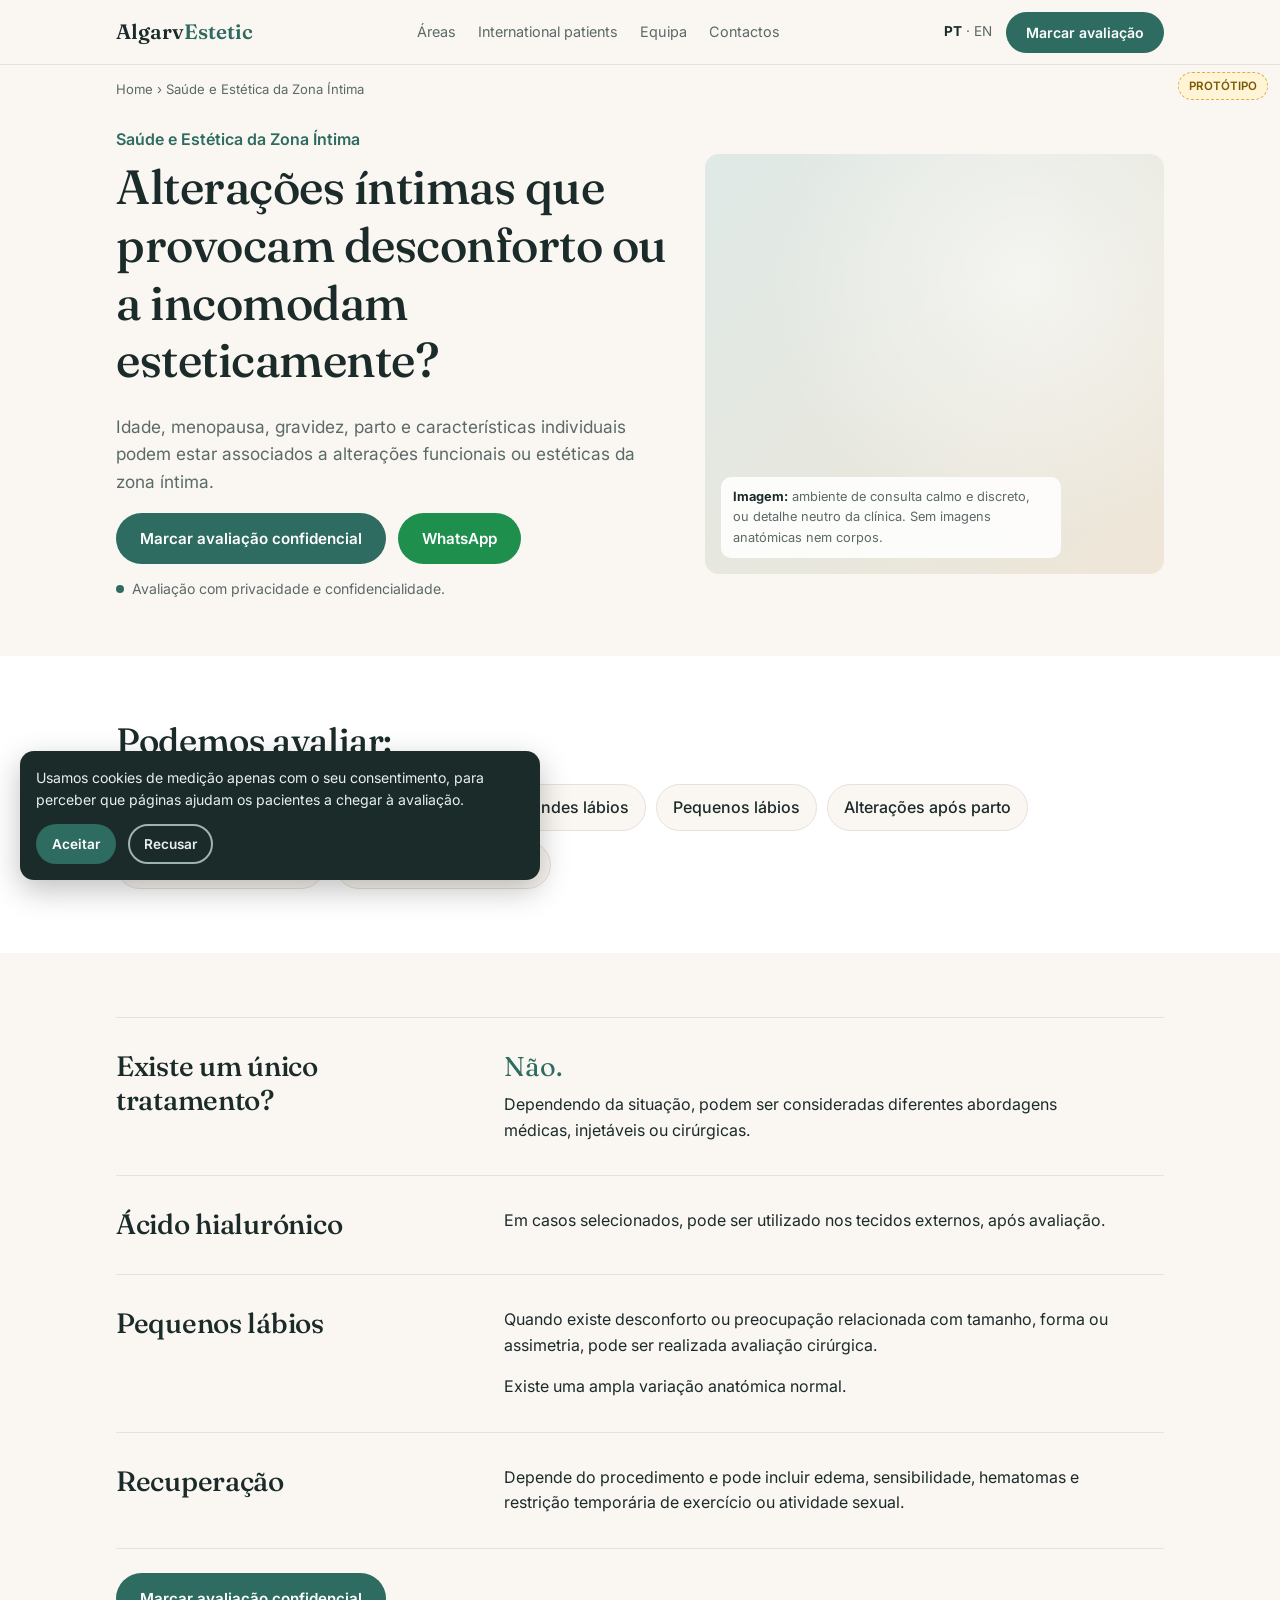
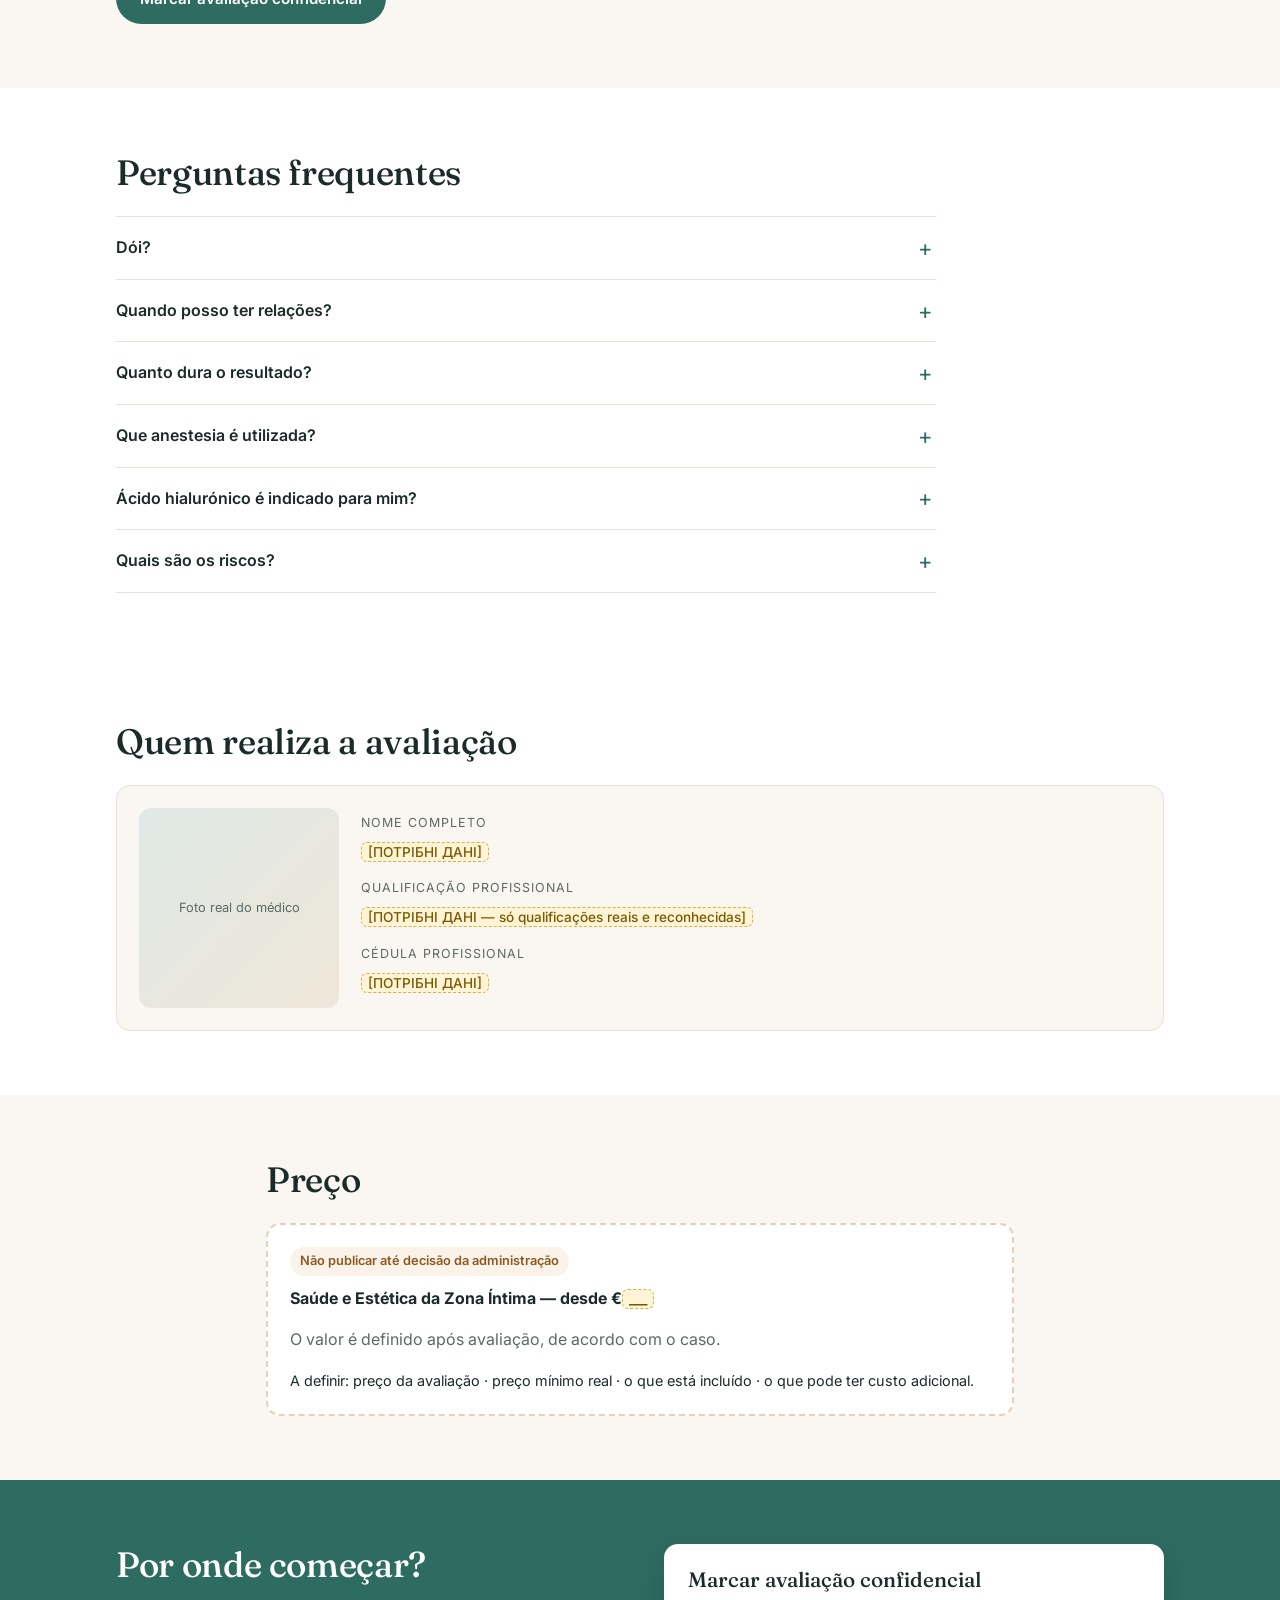
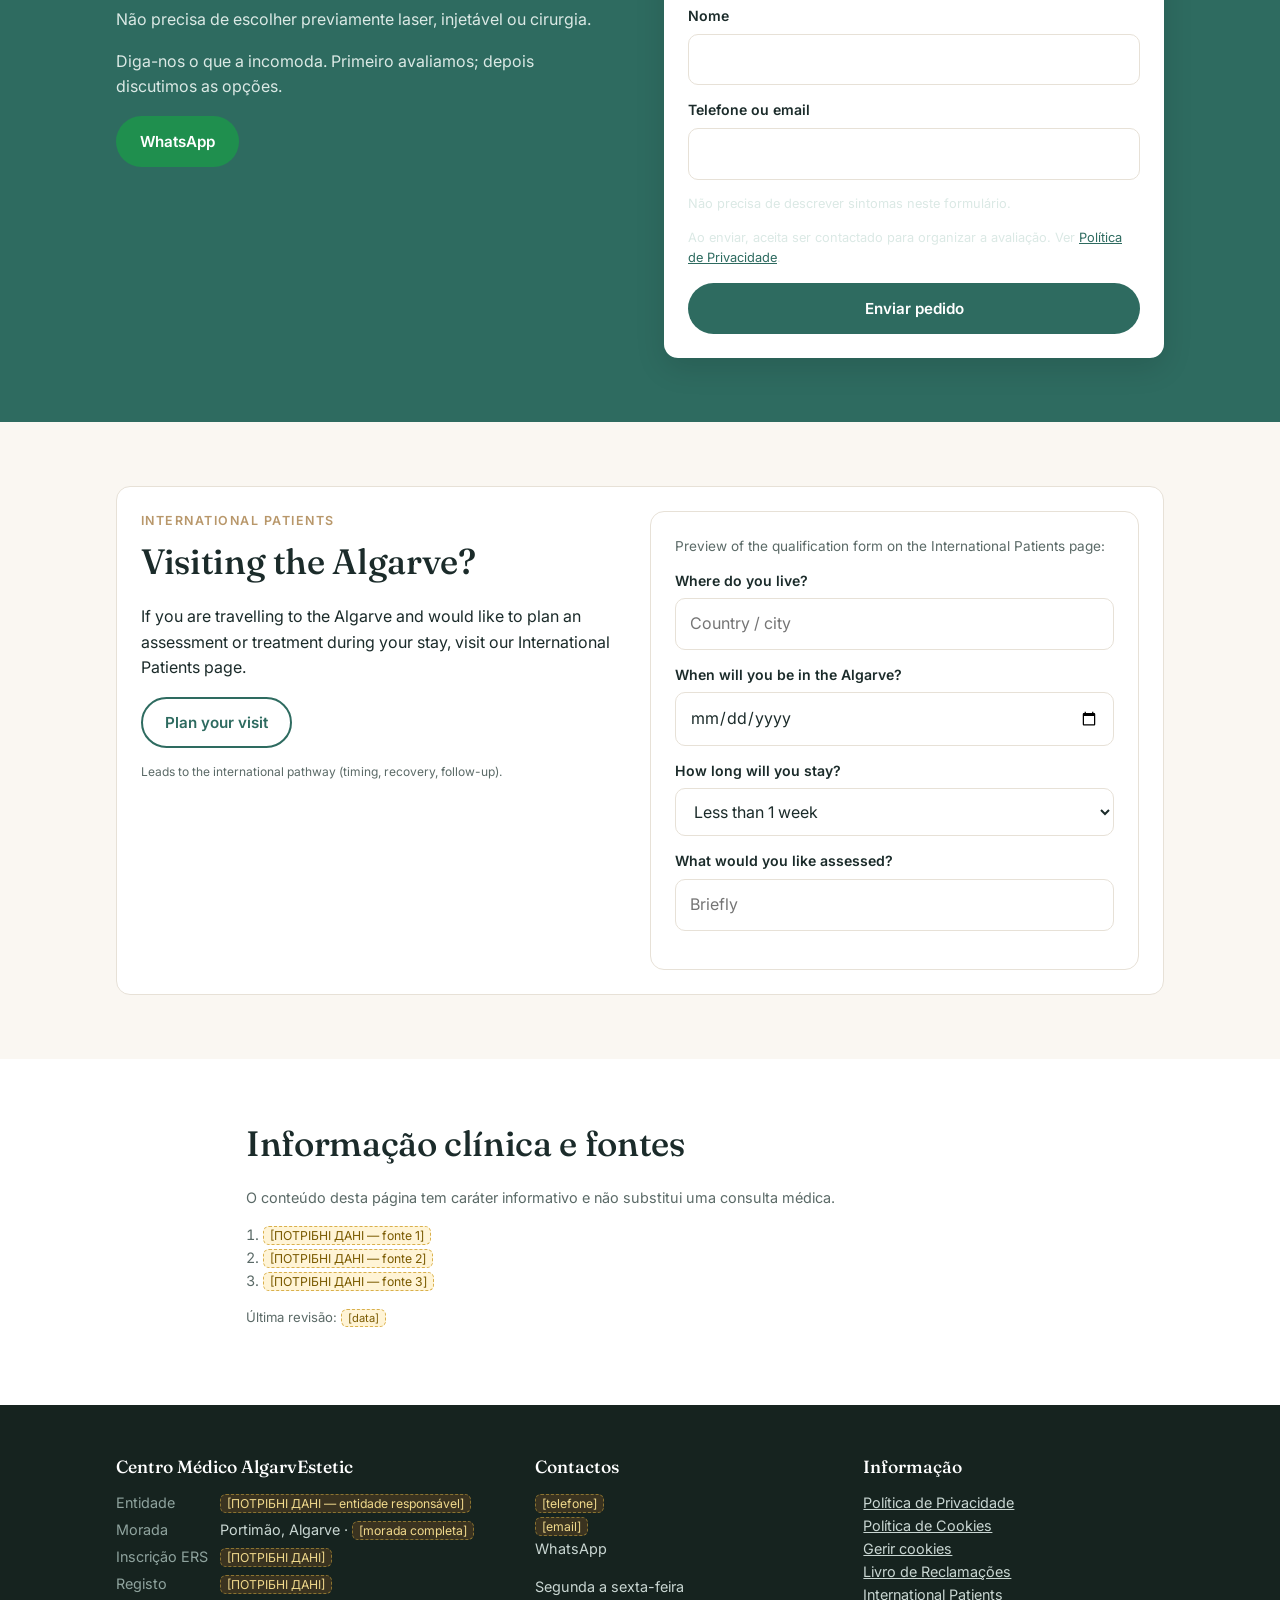
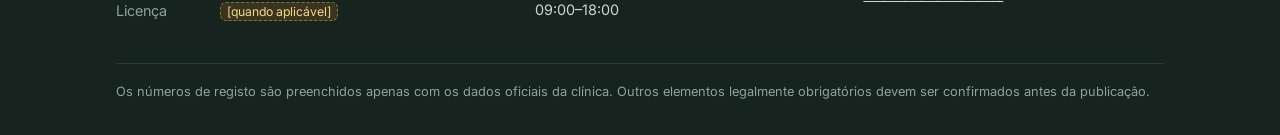
<file: prototype/saude-estetica-intima.html>
<!doctype html>
<html lang="pt">
<head>
<meta charset="utf-8">
<meta name="viewport" content="width=device-width, initial-scale=1">
<title>Saúde e Estética Íntima | AlgarvEstetic Algarve</title>
<meta name="description" content="Avaliação confidencial de alterações funcionais ou estéticas da zona íntima no Algarve. Abordagens médicas, injetáveis ou cirúrgicas, quando indicadas.">
<link rel="preconnect" href="https://fonts.googleapis.com">
<link rel="preconnect" href="https://fonts.gstatic.com" crossorigin>
<link href="https://fonts.googleapis.com/css2?family=Fraunces:opsz,wght@9..144,400;9..144,500;9..144,600&family=Inter:wght@400;500;600&display=swap" rel="stylesheet">
<!--
  PROTÓTIPO VISUAL — não é o site final. Gerado por prototype/build.mjs a partir de content/saude-estetica-intima.json.
  URL de produção previsto: /saude-estetica-intima/
  Cores, logótipo e imagens são marcadores de posição. [ПОТРІБНІ ДАНІ] = dados reais da clínica.
-->
<script type="application/ld+json">
{
  "@context": "https://schema.org",
  "@type": "FAQPage",
  "mainEntity": [
    {
      "@type": "Question",
      "name": "Dói?",
      "acceptedAnswer": {
        "@type": "Answer",
        "text": "Depende do procedimento. Podem ser utilizadas anestesia tópica, infiltrativa, bloqueios ou outra estratégia adequada."
      }
    },
    {
      "@type": "Question",
      "name": "Que anestesia é utilizada?",
      "acceptedAnswer": {
        "@type": "Answer",
        "text": "Depende do procedimento. Podem ser utilizadas anestesia tópica, infiltrativa, bloqueios ou outra estratégia adequada."
      }
    },
    {
      "@type": "Question",
      "name": "Ácido hialurónico é indicado para mim?",
      "acceptedAnswer": {
        "@type": "Answer",
        "text": "Em casos selecionados, podem ser considerados procedimentos com ácido hialurónico nos tecidos externos, após avaliação. Não é adequado para todas as alterações íntimas."
      }
    },
    {
      "@type": "Question",
      "name": "Quais são os riscos?",
      "acceptedAnswer": {
        "@type": "Answer",
        "text": "Dependem da intervenção e podem incluir dor, edema, sangramento, infeção, alterações da sensibilidade, assimetria ou cicatrização desfavorável."
      }
    }
  ]
}
</script>
<style>
:root{
  --bg:#faf7f2; --surface:#ffffff; --ink:#1b2b2a; --muted:#5b6a67; --line:#e7e1d7;
  --primary:#2e6b60; --primary-dark:#24564d; --on-primary:#ffffff;
  --accent:#b8976a; --soft:#eef3f1; --warn:#fbf2e9; --warn-line:#e9cfb3;
  --wa:#1f8f4e;
  --radius:14px; --maxw:1080px;
  --serif:"Fraunces", Georgia, serif; --sans:"Inter", system-ui, -apple-system, sans-serif;
}
*{box-sizing:border-box}
html{scroll-behavior:smooth}
body{margin:0;background:var(--bg);color:var(--ink);font:16px/1.6 var(--sans);-webkit-font-smoothing:antialiased}
a{color:var(--primary)}
h1,h2,h3{font-family:var(--serif);font-weight:500;line-height:1.2;margin:0 0 .6em;letter-spacing:-.01em}
h1{font-size:clamp(1.9rem,4.6vw,3rem)}
h2{font-size:clamp(1.5rem,3.2vw,2.2rem)}
h3{font-size:1.15rem;font-family:var(--sans);font-weight:600;letter-spacing:0}
p{margin:0 0 1em}
.container{max-width:var(--maxw);margin:0 auto;padding:0 16px}
.section{padding:64px 0}
.section.alt{background:var(--surface)}
.eyebrow{font-size:.78rem;font-weight:600;letter-spacing:.12em;text-transform:uppercase;color:var(--accent);margin-bottom:.8em}
.lead{font-size:1.08rem;color:var(--muted);max-width:62ch}
.muted{color:var(--muted)}
.placeholder-data{background:#fff4d6;border:1px dashed #d9b04c;color:#7a5a00;padding:1px 6px;border-radius:6px;font-size:.85em;overflow-wrap:anywhere}

/* Buttons */
.btn{display:inline-flex;align-items:center;justify-content:center;gap:.5em;padding:14px 22px;border-radius:999px;font:600 .95rem var(--sans);text-decoration:none;border:2px solid transparent;cursor:pointer;transition:background .2s,transform .1s;min-height:48px;text-align:center}
.btn:active{transform:translateY(1px)}
.btn-primary{background:var(--primary);color:var(--on-primary)}
.btn-primary:hover{background:var(--primary-dark)}
.btn-outline{background:transparent;border-color:var(--primary);color:var(--primary)}
.btn-outline:hover{background:var(--soft)}
.btn-wa{background:var(--wa);color:#fff}
.btn-row{display:flex;flex-wrap:wrap;gap:12px;margin-top:8px}

/* Header */
.site-header{position:sticky;top:0;z-index:40;background:rgba(250,247,242,.94);backdrop-filter:blur(8px);border-bottom:1px solid var(--line)}
.site-header .container{display:flex;align-items:center;justify-content:space-between;height:64px;gap:12px}
.logo{font-family:var(--serif);font-size:1.3rem;font-weight:600;color:var(--ink);text-decoration:none}
.logo span{color:var(--primary)}
.main-nav{display:none}
@media(min-width:1000px){
  .main-nav{display:flex;gap:22px;font-size:.9rem}
  .main-nav a{color:var(--muted);text-decoration:none}
  .main-nav a:hover{color:var(--ink)}
}
.header-right{display:flex;align-items:center;gap:14px}
.lang{font-size:.85rem;color:var(--muted);white-space:nowrap}
.lang b{color:var(--ink)}
.header-cta{padding:10px 18px;min-height:40px;font-size:.88rem}
@media(max-width:879px){.header-cta{display:none}}
.breadcrumbs{font-size:.82rem;color:var(--muted);padding:14px 0 0}
.breadcrumbs a{color:var(--muted);text-decoration:none}

/* Hero */
.hero{padding:28px 0 56px}
.hero-grid{display:grid;gap:28px;align-items:center}
.seo-h1{font:600 1rem/1.4 var(--sans);color:var(--primary);margin:0 0 .5em;letter-spacing:0}
.h1-sub{font-size:.88rem;color:var(--muted);margin:-.3em 0 .9em}
.hook{font-family:var(--serif);font-weight:500;font-size:clamp(1.9rem,4.6vw,3rem);line-height:1.2;letter-spacing:-.01em;margin:0 0 .5em}
.hero .microcopy{font-size:.88rem;color:var(--muted);margin-top:14px;display:flex;align-items:center;gap:8px}
.hero .microcopy::before{content:"";width:8px;height:8px;border-radius:50%;background:var(--primary);flex:none}
.visual{border-radius:var(--radius);background:linear-gradient(135deg,#dfe9e6,#efe6d8);min-height:240px;display:flex;align-items:flex-end;padding:16px;position:relative;overflow:hidden}
.visual::after{content:"";position:absolute;inset:0;background:radial-gradient(circle at 70% 30%,rgba(255,255,255,.55),transparent 60%)}
.visual-label{position:relative;z-index:1;background:rgba(255,255,255,.88);border-radius:10px;padding:10px 12px;font-size:.8rem;color:var(--muted);max-width:340px}
.visual-label b{color:var(--ink)}
@media(min-width:880px){
  .hero-grid{grid-template-columns:1.1fr .9fr}
  .visual{min-height:420px}
}

/* Chips (indicações) */
.chips{display:flex;flex-wrap:wrap;gap:10px;list-style:none;padding:0;margin:16px 0 0}
.chips li{background:var(--bg);border:1px solid var(--line);border-radius:999px;padding:10px 16px;font-weight:500}
.chips-note{margin:18px 0 0;color:var(--muted);max-width:70ch}

/* Blocos visíveis (pergunta | resposta) */
.qa{border-top:1px solid var(--line)}
.qa-row{display:grid;gap:10px;padding:32px 0;border-bottom:1px solid var(--line)}
.qa-row h2{font-size:clamp(1.35rem,2.6vw,1.75rem);margin:0}
.qa-row .answer{max-width:62ch}
.qa-row .answer p:last-child{margin-bottom:0}
@media(min-width:880px){.qa-row{grid-template-columns:340px 1fr;gap:48px}}
.short-answer{font-family:var(--serif);font-size:1.7rem;line-height:1.2;color:var(--primary);margin-bottom:.35em}
.answer-list{margin:0 0 1em;padding-left:1.2em}
.answer-list li{margin:.2em 0}
.know{list-style:none;margin:0;padding:0;display:grid;gap:10px}
.know li{display:flex;gap:14px;align-items:baseline;background:var(--surface);border:1px solid var(--line);border-radius:var(--radius);padding:14px 18px;font-weight:600}
.know .num{font-family:var(--serif);font-size:1.3rem;color:var(--accent);font-weight:500}

/* Mensagens-chave + CTA intermédio */
.keys{margin-top:32px;display:grid;gap:12px}
.callout{border-radius:var(--radius);padding:18px 20px}
.callout p{margin:0}
.callout.info{background:var(--soft);border-left:4px solid var(--primary);font-weight:600}
.mid-cta{margin-top:24px}

/* FAQ */
.faq{margin-top:22px;border-top:1px solid var(--line);max-width:820px}
.faq details{border-bottom:1px solid var(--line)}
.faq summary{cursor:pointer;list-style:none;padding:18px 36px 18px 0;font-weight:600;position:relative}
.faq summary::-webkit-details-marker{display:none}
.faq summary::after{content:"+";position:absolute;right:4px;top:50%;transform:translateY(-50%);font-size:1.4rem;color:var(--primary);font-weight:400}
.faq details[open] summary::after{content:"–"}
.faq .faq-a{padding:0 0 18px;color:var(--muted);max-width:70ch}
.faq .faq-a p:last-child,.faq .faq-a ul:last-child{margin-bottom:0}

/* Doctor */
.doctor{display:grid;gap:22px;align-items:center;background:var(--bg);border:1px solid var(--line);border-radius:var(--radius);padding:22px;margin-top:22px}
.doctor-photo{aspect-ratio:1;border-radius:12px;background:linear-gradient(135deg,#dfe9e6,#efe6d8);display:grid;place-items:center;color:var(--muted);font-size:.8rem;text-align:center;padding:10px;max-width:200px}
.doctor dl{margin:0;display:grid;gap:6px;min-width:0}
.doctor dt{font-size:.78rem;letter-spacing:.08em;text-transform:uppercase;color:var(--muted)}
.doctor dd{margin:0 0 8px;font-weight:500}
@media(min-width:700px){.doctor{grid-template-columns:200px 1fr}}

/* Price */
.price-box{background:var(--surface);border:2px dashed var(--warn-line);border-radius:var(--radius);padding:22px;margin-top:22px}
.price-box .status{display:inline-block;background:var(--warn);color:#8a5a22;font-weight:600;font-size:.8rem;padding:4px 10px;border-radius:999px;margin-bottom:10px}

/* CTA band + form */
.cta-band{background:var(--primary);color:var(--on-primary)}
.cta-band h2{color:#fff}
.cta-band p{color:#dbe9e5}
.form-card{background:var(--surface);color:var(--ink);border-radius:var(--radius);padding:24px;box-shadow:0 10px 30px rgba(0,0,0,.12)}
.form-card h3{font-family:var(--serif);font-weight:500;font-size:1.3rem}
.field{margin-bottom:14px}
.field label{display:block;font-size:.88rem;font-weight:600;margin-bottom:6px}
.field input,.field select{width:100%;padding:12px 14px;border:1px solid var(--line);border-radius:10px;font:inherit;background:#fff;color:var(--ink);min-height:48px}
.field input:focus,.field select:focus{outline:2px solid var(--primary);outline-offset:1px;border-color:transparent}
.consent-line{font-size:.8rem;color:var(--muted);margin:4px 0 14px}
.thanks{display:none;text-align:center;padding:16px 0}
.thanks .check{width:56px;height:56px;border-radius:50%;background:var(--soft);color:var(--primary);display:grid;place-items:center;margin:0 auto 12px;font-size:1.6rem}
.form-card.sent form{display:none}
.form-card.sent .thanks{display:block}
.cta-grid{display:grid;gap:28px;align-items:start}
@media(min-width:880px){.cta-grid{grid-template-columns:1fr 1fr;gap:48px}}

/* International */
.intl{background:var(--surface);border:1px solid var(--line);border-radius:var(--radius);padding:24px;display:grid;gap:20px}
@media(min-width:880px){.intl{grid-template-columns:1fr 1fr;align-items:start}}
.intl .lang-note{font-size:.75rem;color:var(--muted)}
.check-list{list-style:none;padding:0;margin:0 0 18px;display:grid;gap:8px}
.check-list li{padding-left:26px;position:relative}
.check-list li::before{content:"✓";position:absolute;left:0;color:var(--primary);font-weight:700}

/* Sources */
.sources{font-size:.9rem;color:var(--muted)}
.sources ol{padding-left:1.2em}

/* Home */
.home-hero h1{font-size:clamp(2rem,4.8vw,3.2rem)}
.areas{display:grid;gap:16px;grid-template-columns:repeat(auto-fit,minmax(280px,1fr));margin-top:24px}
.area{background:var(--surface);border:1px solid var(--line);border-radius:var(--radius);padding:24px;display:flex;flex-direction:column}
.area h3{font-family:var(--serif);font-weight:500;font-size:1.3rem;margin:0 0 .2em}
.area .area-sub{font-size:.85rem;color:var(--muted);margin:0 0 .6em}
.area .tags{font-size:.85rem;font-weight:600;color:var(--primary);margin:0 0 .7em}
.area p{color:var(--muted);font-size:.95rem}
.area .links{margin-top:auto;display:flex;flex-direction:column;gap:6px;padding-top:4px}
.area .links a{font-weight:600;text-decoration:none}
.area .links a::after{content:" →"}
.band{background:var(--soft);border-radius:var(--radius);padding:28px;display:grid;gap:16px;align-items:center}
.band h2{margin-bottom:.4em}
.band p:last-child{margin-bottom:0}
@media(min-width:880px){.band{grid-template-columns:1fr auto;gap:40px}}
.reasons{display:grid;gap:22px;grid-template-columns:repeat(auto-fit,minmax(220px,1fr));margin-top:24px}
.reason{border-top:3px solid var(--accent);padding-top:14px}
.reason h3{font-size:.85rem;letter-spacing:.08em;text-transform:uppercase;margin-bottom:.4em}
.reason p{margin:0;color:var(--muted)}
.team{display:grid;gap:16px;grid-template-columns:repeat(auto-fit,minmax(220px,1fr));margin:24px 0}
.member{background:var(--bg);border:1px solid var(--line);border-radius:var(--radius);padding:18px}
.member .doctor-photo{max-width:none;margin-bottom:12px}
.member dl{margin:0;display:grid;gap:2px}
.member dt{font-size:.75rem;letter-spacing:.08em;text-transform:uppercase;color:var(--muted);margin-top:6px}
.member dd{margin:0;min-width:0}
.location{display:grid;gap:24px}
@media(min-width:880px){.location{grid-template-columns:1fr 1.2fr;align-items:start}}
.map{border-radius:var(--radius);background:linear-gradient(135deg,#dfe9e6,#efe6d8);min-height:280px;display:grid;place-items:center;color:var(--muted);font-size:.9rem;text-align:center;padding:16px}
.info-list{margin:0 0 20px;display:grid;gap:12px}
.info-list dt{font-size:.78rem;letter-spacing:.08em;text-transform:uppercase;color:var(--muted)}
.info-list dd{margin:0;font-weight:500;min-width:0}

/* Footer */
.site-footer{background:#16231f;color:#c9d6d2;padding:48px 0 32px;font-size:.9rem}
.site-footer h4{color:#fff;font-family:var(--serif);font-weight:500;font-size:1.1rem;margin:0 0 10px}
.site-footer a{color:#c9d6d2}
.footer-grid{display:grid;gap:28px}
@media(min-width:700px){.footer-grid{grid-template-columns:1.3fr 1fr 1fr}}
.legal dl{margin:0;display:grid;grid-template-columns:auto 1fr;gap:4px 12px}
.legal dt{color:#8fa39e}
.legal dd{margin:0;min-width:0}
.site-footer .placeholder-data{background:#3a3320;border-color:#8a7330;color:#f0d98c}
.footer-bottom{border-top:1px solid #2b3b37;margin-top:28px;padding-top:18px;font-size:.8rem;color:#8fa39e}

/* Sticky mobile CTA */
.sticky-cta{position:fixed;left:0;right:0;bottom:0;z-index:50;display:flex;gap:8px;padding:8px 12px calc(8px + env(safe-area-inset-bottom));background:rgba(250,247,242,.97);border-top:1px solid var(--line);backdrop-filter:blur(8px)}
.sticky-cta .btn{flex:1;padding:10px 12px;min-height:44px;font-size:.9rem}
@media(min-width:880px){.sticky-cta{display:none}}
@media(max-width:879px){body{padding-bottom:72px}}

/* Cookie banner (RGPD) */
.cookie{position:fixed;left:12px;right:12px;bottom:84px;z-index:60;background:var(--ink);color:#e8efed;border-radius:var(--radius);padding:16px;box-shadow:0 10px 30px rgba(0,0,0,.25);max-width:520px;font-size:.88rem}
.cookie p{margin:0 0 12px}
.cookie .btn{padding:8px 14px;min-height:40px;font-size:.85rem}
.cookie .btn-outline{border-color:#9fb3ae;color:#e8efed}
.cookie .btn-outline:hover{background:rgba(255,255,255,.08)}
.cookie[hidden]{display:none}
@media(min-width:880px){.cookie{bottom:20px;left:20px;right:auto}}

.proto-badge{position:fixed;top:72px;right:12px;z-index:30;background:#fff4d6;color:#7a5a00;border:1px dashed #d9b04c;font-size:.72rem;font-weight:600;padding:4px 10px;border-radius:999px}
</style>
</head>
<body>

<div class="proto-badge" aria-hidden="true">PROTÓTIPO</div>

<header class="site-header">
  <div class="container">
    <a class="logo" href="index.html">Algarv<span>Estetic</span></a>
    <nav class="main-nav" aria-label="Principal">
      <a href="index.html#areas">Áreas</a><a href="index.html#international">International patients</a><a href="index.html#equipa">Equipa</a><a href="index.html#contactos">Contactos</a>
    </nav>
    <div class="header-right">
      <span class="lang"><b>PT</b> · EN</span>
      <a class="btn btn-primary header-cta" href="#avaliar" data-cta="header_marcar">Marcar avaliação</a>
    </div>
  </div>
</header>

<main>
  <div class="container">
    <nav class="breadcrumbs" aria-label="breadcrumb"><a href="index.html">Home</a> › Saúde e Estética da Zona Íntima</nav>
  </div>

  <!-- HERO -->
  <section class="hero" id="hero">
    <div class="container hero-grid">
      <div>
        <h1 class="seo-h1">Saúde e Estética da Zona Íntima</h1>
        
        <p class="hook">Alterações íntimas que provocam desconforto ou a incomodam esteticamente?</p>
        <p class="lead">Idade, menopausa, gravidez, parto e características individuais podem estar associados a alterações funcionais ou estéticas da zona íntima.</p>
        <div class="btn-row">
          <a class="btn btn-primary" href="#avaliar" data-cta="hero_avaliar">Marcar avaliação confidencial</a>
          <a class="btn btn-wa" href="#" data-cta="hero_whatsapp" data-wa>WhatsApp</a>
        </div>
        <div class="microcopy">Avaliação com privacidade e confidencialidade.</div>
      </div>
      <div class="visual" role="img" aria-label="Espaço para imagem">
        <div class="visual-label"><b>Imagem:</b> ambiente de consulta calmo e discreto, ou detalhe neutro da clínica. Sem imagens anatómicas nem corpos.</div>
      </div>
    </div>
  </section>

  <!-- INDICAÇÕES -->
  <section class="section alt" id="indicacoes">
    <div class="container">
      <h2>Podemos avaliar:</h2>
      <ul class="chips"><li>Alterações dos tecidos externos</li><li>Volume dos grandes lábios</li><li>Pequenos lábios</li><li>Alterações após parto</li><li>Secura ou desconforto</li><li>Preocupações estéticas</li></ul>
      
    </div>
  </section>

  <!-- VISIBLE -->
  <section class="section" id="informacao">
    <div class="container">
      <div class="qa">
        <div class="qa-row" id="tratamento-unico">
          <h2>Existe um único tratamento?</h2>
          <div class="answer">
            <div class="short-answer">Não.</div>
            <p>Dependendo da situação, podem ser consideradas diferentes abordagens médicas, injetáveis ou cirúrgicas.</p>
          </div>
        </div>
        <div class="qa-row" id="acido-hialuronico">
          <h2>Ácido hialurónico</h2>
          <div class="answer">
            <p>Em casos selecionados, pode ser utilizado nos tecidos externos, após avaliação.</p>
          </div>
        </div>
        <div class="qa-row" id="pequenos-labios">
          <h2>Pequenos lábios</h2>
          <div class="answer">
            <p>Quando existe desconforto ou preocupação relacionada com tamanho, forma ou assimetria, pode ser realizada avaliação cirúrgica.</p>
            <p>Existe uma ampla variação anatómica normal.</p>
          </div>
        </div>
        <div class="qa-row" id="recuperacao">
          <h2>Recuperação</h2>
          <div class="answer">
            <p>Depende do procedimento e pode incluir edema, sensibilidade, hematomas e restrição temporária de exercício ou atividade sexual.</p>
          </div>
        </div>
      </div>
      
      <div class="mid-cta"><a class="btn btn-primary" href="#avaliar" data-cta="mid_avaliar">Marcar avaliação confidencial</a></div>
    </div>
  </section>

  <!-- FAQ -->
  <section class="section alt" id="faq">
    <div class="container">
      <h2>Perguntas frequentes</h2>
      <div class="faq">
        <details><summary>Dói?</summary><div class="faq-a"><p>Depende do procedimento. Podem ser utilizadas anestesia tópica, infiltrativa, bloqueios ou outra estratégia adequada.</p></div></details>
        <details><summary>Quando posso ter relações?</summary><div class="faq-a"><p><span class="placeholder-data">[ПОТРІБНІ ДАНІ — resposta a confirmar pelo médico]</span></p></div></details>
        <details><summary>Quanto dura o resultado?</summary><div class="faq-a"><p><span class="placeholder-data">[ПОТРІБНІ ДАНІ — resposta a confirmar pelo médico]</span></p></div></details>
        <details><summary>Que anestesia é utilizada?</summary><div class="faq-a"><p>Depende do procedimento. Podem ser utilizadas anestesia tópica, infiltrativa, bloqueios ou outra estratégia adequada.</p></div></details>
        <details><summary>Ácido hialurónico é indicado para mim?</summary><div class="faq-a"><p>Em casos selecionados, podem ser considerados procedimentos com ácido hialurónico nos tecidos externos, após avaliação.</p><p>Não é adequado para todas as alterações íntimas.</p></div></details>
        <details><summary>Quais são os riscos?</summary><div class="faq-a"><p>Dependem da intervenção e podem incluir dor, edema, sangramento, infeção, alterações da sensibilidade, assimetria ou cicatrização desfavorável.</p></div></details>
      </div>
    </div>
  </section>

  <section class="section alt" id="medico">
    <div class="container">
      <h2>Quem realiza a avaliação</h2>
      <div class="doctor">
        <div class="doctor-photo">Foto real do médico</div>
        <dl>
          <dt>Nome completo</dt><dd><span class="placeholder-data">[ПОТРІБНІ ДАНІ]</span></dd>
          <dt>Qualificação profissional</dt><dd><span class="placeholder-data">[ПОТРІБНІ ДАНІ — só qualificações reais e reconhecidas]</span></dd>
          <dt>Cédula profissional</dt><dd><span class="placeholder-data">[ПОТРІБНІ ДАНІ]</span></dd>
        </dl>
      </div>
    </div>
  </section>

  <section class="section" id="preco">
    <div class="container" style="max-width:780px">
      <h2>Preço</h2>
      <div class="price-box">
        <span class="status">Não publicar até decisão da administração</span>
        <p><strong>Saúde e Estética da Zona Íntima — desde €<span class="placeholder-data">___</span></strong></p>
        <p class="muted">O valor é definido após avaliação, de acordo com o caso.</p>
        <p style="margin:0;font-size:.9rem">A definir: preço da avaliação · preço mínimo real · o que está incluído · o que pode ter custo adicional.</p>
      </div>
    </div>
  </section>

  <!-- CTA FINAL + FORM -->
  <section class="section cta-band" id="avaliar">
    <div class="container cta-grid">
      <div>
        <h2>Por onde começar?</h2>
        <p>Não precisa de escolher previamente laser, injetável ou cirurgia.</p>
        <p>Diga-nos o que a incomoda. Primeiro avaliamos; depois discutimos as opções.</p>
        <div class="btn-row"><a class="btn btn-wa" href="#" data-cta="cta_whatsapp" data-wa>WhatsApp</a></div>
      </div>
      <div class="form-card" id="lead-card">
        <form id="lead-form" novalidate>
          <h3>Marcar avaliação confidencial</h3>
          <div class="field"><label for="f-nome">Nome</label><input id="f-nome" name="nome" autocomplete="name" required></div>
          <div class="field"><label for="f-contacto">Telefone ou email</label><input id="f-contacto" name="contacto" autocomplete="tel" required></div>
          <p class="consent-line">Não precisa de descrever sintomas neste formulário.</p>
          <input type="hidden" name="lead_id" id="f-lead">
          <input type="hidden" name="page" value="saude-estetica-intima">
          <p class="consent-line">Ao enviar, aceita ser contactado para organizar a avaliação. Ver <a href="#">Política de Privacidade</a>.</p>
          <button class="btn btn-primary" type="submit" style="width:100%">Enviar pedido</button>
        </form>
        <div class="thanks" role="status" aria-live="polite">
          <div class="check">✓</div>
          <h3>Pedido recebido.</h3>
          <p class="muted">Entraremos em contacto para organizar a avaliação.</p>
        </div>
      </div>
    </div>
  </section>

  <section class="section" id="international" lang="en">
    <div class="container">
      <div class="intl">
        <div>
          <div class="eyebrow">International patients</div>
          <h2>Visiting the Algarve?</h2>
          <p>If you are travelling to the Algarve and would like to plan an assessment or treatment during your stay, visit our International Patients page.</p>
          <a class="btn btn-outline" href="#" data-cta="intl_plan">Plan your visit</a>
          <p class="lang-note" style="margin-top:14px">Leads to the international pathway (timing, recovery, follow-up).</p>
        </div>
        <form class="form-card" style="box-shadow:none;border:1px solid var(--line)" onsubmit="return false">
          <p class="muted" style="font-size:.85rem;margin-bottom:12px">Preview of the qualification form on the International Patients page:</p>
          <div class="field"><label>Where do you live?</label><input placeholder="Country / city"></div>
          <div class="field"><label>When will you be in the Algarve?</label><input type="date"></div>
          <div class="field"><label>How long will you stay?</label><select><option>Less than 1 week</option><option>1–2 weeks</option><option>More than 2 weeks</option></select></div>
          <div class="field"><label>What would you like assessed?</label><input placeholder="Briefly"></div>
        </form>
      </div>
    </div>
  </section>

  <section class="section alt" id="fontes">
    <div class="container sources" style="max-width:820px">
      <h2 style="color:var(--ink)">Informação clínica e fontes</h2>
      <p>O conteúdo desta página tem caráter informativo e não substitui uma consulta médica.</p>
      <ol>
        <li><span class="placeholder-data">[ПОТРІБНІ ДАНІ — fonte 1]</span></li>
        <li><span class="placeholder-data">[ПОТРІБНІ ДАНІ — fonte 2]</span></li>
        <li><span class="placeholder-data">[ПОТРІБНІ ДАНІ — fonte 3]</span></li>
      </ol>
      <p style="font-size:.82rem">Última revisão: <span class="placeholder-data">[data]</span></p>
    </div>
  </section>
</main>

<footer class="site-footer">
  <div class="container">
    <div class="footer-grid">
      <div class="legal">
        <h4>Centro Médico AlgarvEstetic</h4>
        <dl>
          <dt>Entidade</dt><dd><span class="placeholder-data">[ПОТРІБНІ ДАНІ — entidade responsável]</span></dd>
          <dt>Morada</dt><dd>Portimão, Algarve · <span class="placeholder-data">[morada completa]</span></dd>
          <dt>Inscrição ERS</dt><dd><span class="placeholder-data">[ПОТРІБНІ ДАНІ]</span></dd>
          <dt>Registo</dt><dd><span class="placeholder-data">[ПОТРІБНІ ДАНІ]</span></dd>
          <dt>Licença</dt><dd><span class="placeholder-data">[quando aplicável]</span></dd>
        </dl>
      </div>
      <div>
        <h4>Contactos</h4>
        <p><span class="placeholder-data">[telefone]</span><br><span class="placeholder-data">[email]</span><br>WhatsApp</p>
        <p>Segunda a sexta-feira<br>09:00–18:00</p>
      </div>
      <div>
        <h4>Informação</h4>
        <p><a href="#">Política de Privacidade</a><br><a href="#">Política de Cookies</a><br><a href="#" id="manage-cookies">Gerir cookies</a><br><a href="https://www.livroreclamacoes.pt" target="_blank" rel="noopener">Livro de Reclamações</a><br><a href="index.html#international">International Patients</a></p>
      </div>
    </div>
    <div class="footer-bottom">Os números de registo são preenchidos apenas com os dados oficiais da clínica. Outros elementos legalmente obrigatórios devem ser confirmados antes da publicação.</div>
  </div>
</footer>

<!-- Sticky CTA mobile -->
<div class="sticky-cta">
  <a class="btn btn-primary" href="#avaliar" data-cta="sticky_marcar">Marcar</a>
  <a class="btn btn-wa" href="#" data-cta="sticky_whatsapp" data-wa>WhatsApp</a>
</div>

<!-- RGPD cookie consent -->
<div class="cookie" id="cookie" hidden>
  <p>Usamos cookies de medição apenas com o seu consentimento, para perceber que páginas ajudam os pacientes a chegar à avaliação.</p>
  <div class="btn-row" style="margin:0">
    <button class="btn btn-primary" data-consent="granted">Aceitar</button>
    <button class="btn btn-outline" data-consent="denied">Recusar</button>
  </div>
</div>

<script>window.PAGE = {"slug":"saude-estetica-intima","leadPrefix":"intima","whatsappText":"Olá, gostaria de marcar uma avaliação confidencial."};</script>
<script>
(() => {
  const P = window.PAGE;

  // lead_id: liga o pedido do site às etapas offline (Marcação → Compareceu → Procedimento → Receita).
  const leadId = P.leadPrefix + '-' + Date.now().toString(36) + '-' + Math.random().toString(36).slice(2, 7);
  document.getElementById('f-lead').value = leadId;

  // Consentimento RGPD: nenhum evento de medição é enviado antes de "Aceitar".
  let consent = null;
  try { consent = localStorage.getItem('consent'); } catch (e) {}
  const cookie = document.getElementById('cookie');
  if (!consent) cookie.hidden = false;
  cookie.addEventListener('click', e => {
    const v = e.target.dataset.consent; if (!v) return;
    consent = v; try { localStorage.setItem('consent', v); } catch (e) {}
    cookie.hidden = true;
  });
  document.getElementById('manage-cookies').addEventListener('click', e => { e.preventDefault(); cookie.hidden = false; });

  function track(event, params) {
    if (consent !== 'granted') return;            // Consent Mode: sem consentimento, nada é enviado
    // Produção: gtag('event', event, params) + Meta Pixel/CAPI com o mesmo event_id
    console.log('[track]', event, params);
  }

  document.querySelectorAll('[data-cta]').forEach(el =>
    el.addEventListener('click', () => track('cta_click', { page: P.slug, cta: el.dataset.cta, lead_id: leadId })));

  // WhatsApp com lead_id na mensagem pré-preenchida
  const waText = encodeURIComponent(P.whatsappText + ' (ref: ' + leadId + ')');
  document.querySelectorAll('[data-wa]').forEach(a => {
    a.href = 'https://wa.me/?text=' + waText;    // [ПОТРІБНІ ДАНІ]: número da clínica
    a.target = '_blank'; a.rel = 'noopener';
  });

  // Formulário curto → ecrã "Pedido recebido" + conversion event
  document.getElementById('lead-form').addEventListener('submit', e => {
    e.preventDefault();
    const f = e.target;
    if (!f.nome.value.trim() || !f.contacto.value.trim()) { f.reportValidity(); return; }
    track('generate_lead', { page: P.slug, zona: f.zona ? f.zona.value : undefined, lead_id: leadId });
    document.getElementById('lead-card').classList.add('sent');
  });
})();
</script>
</body>
</html>
</file>
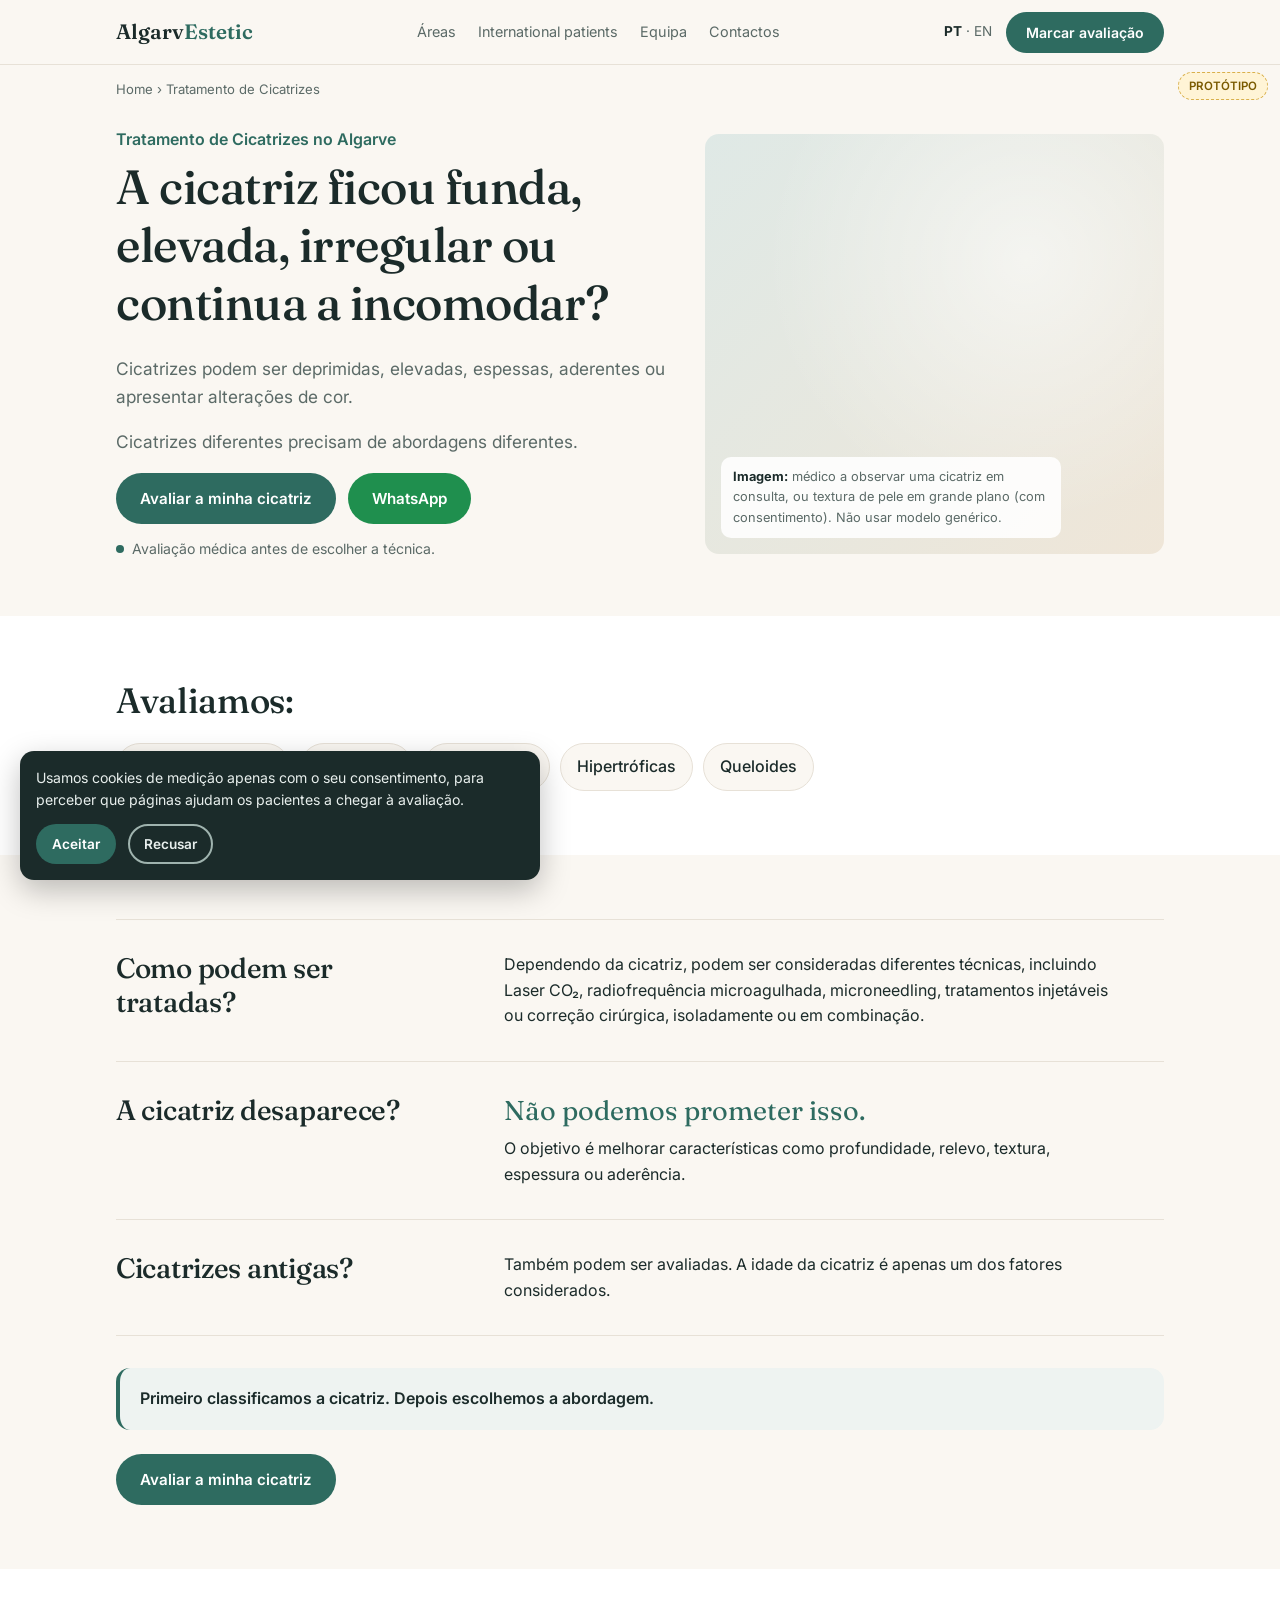
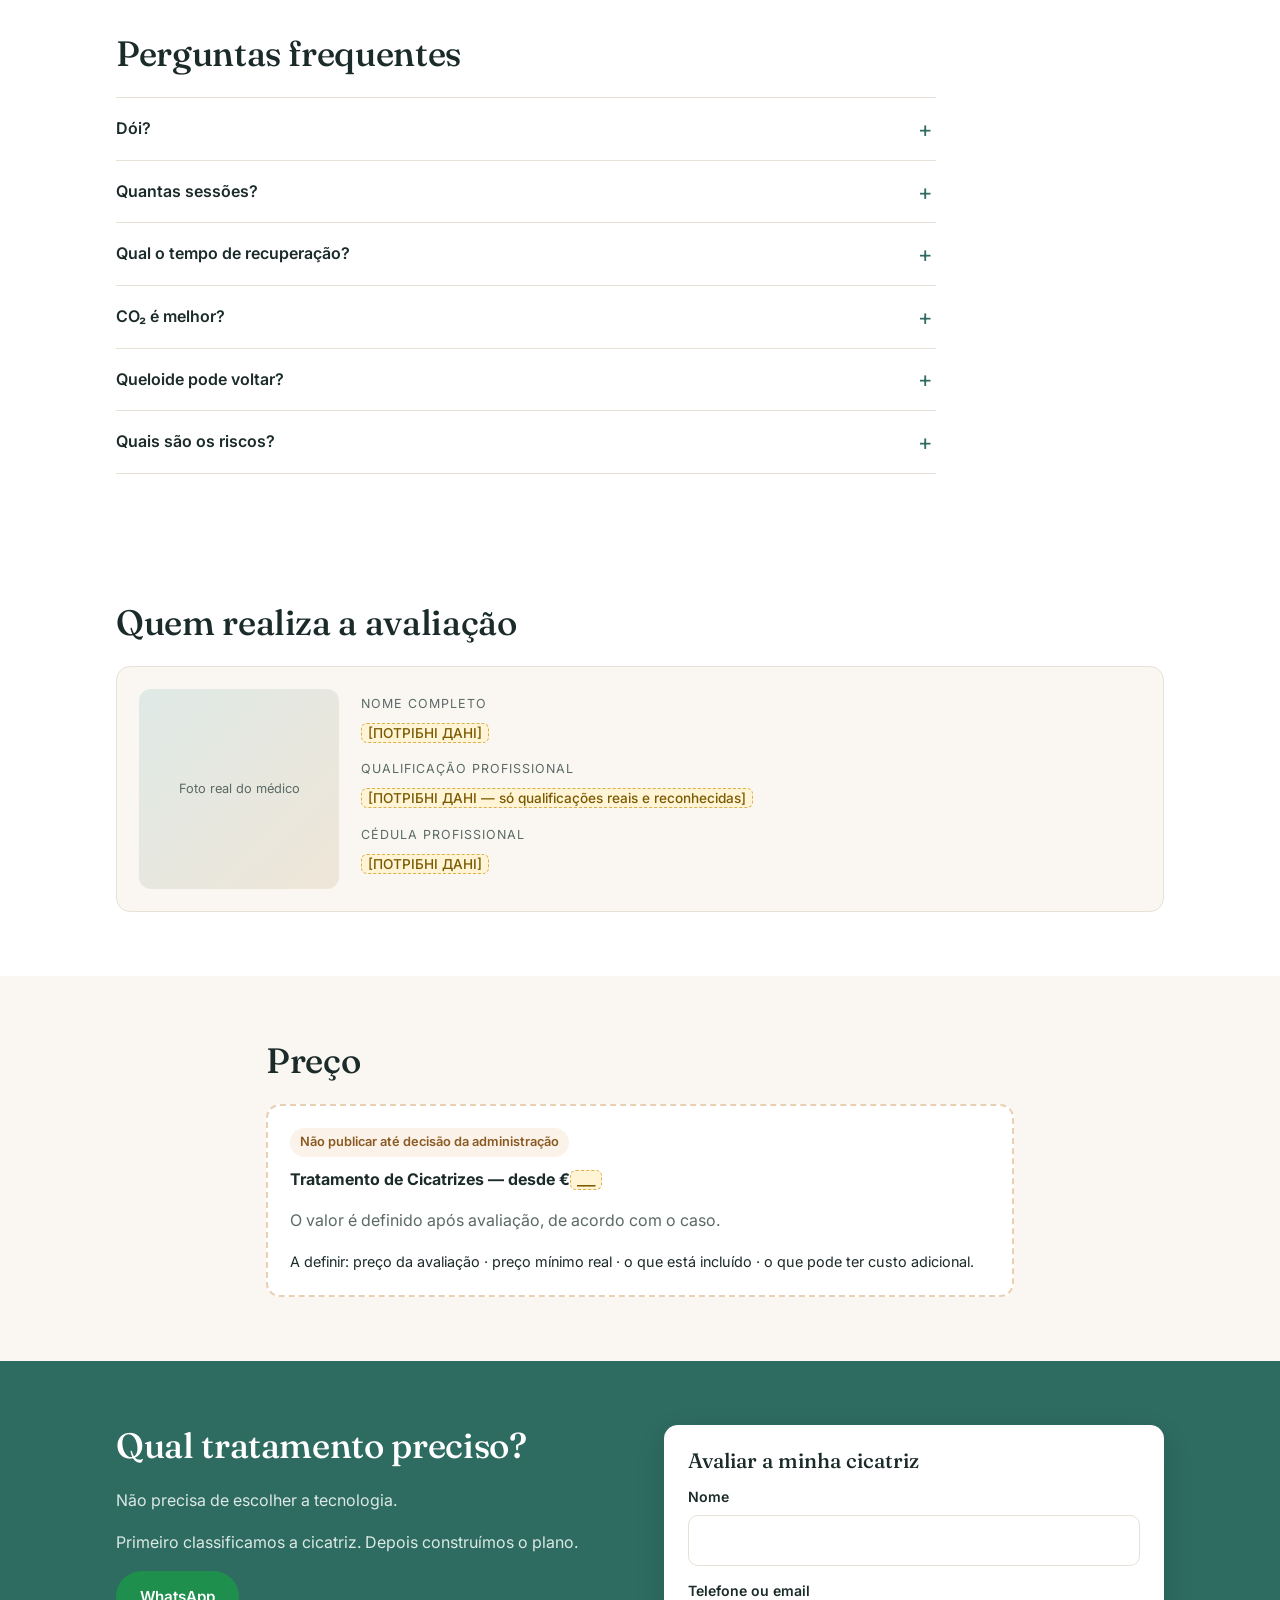
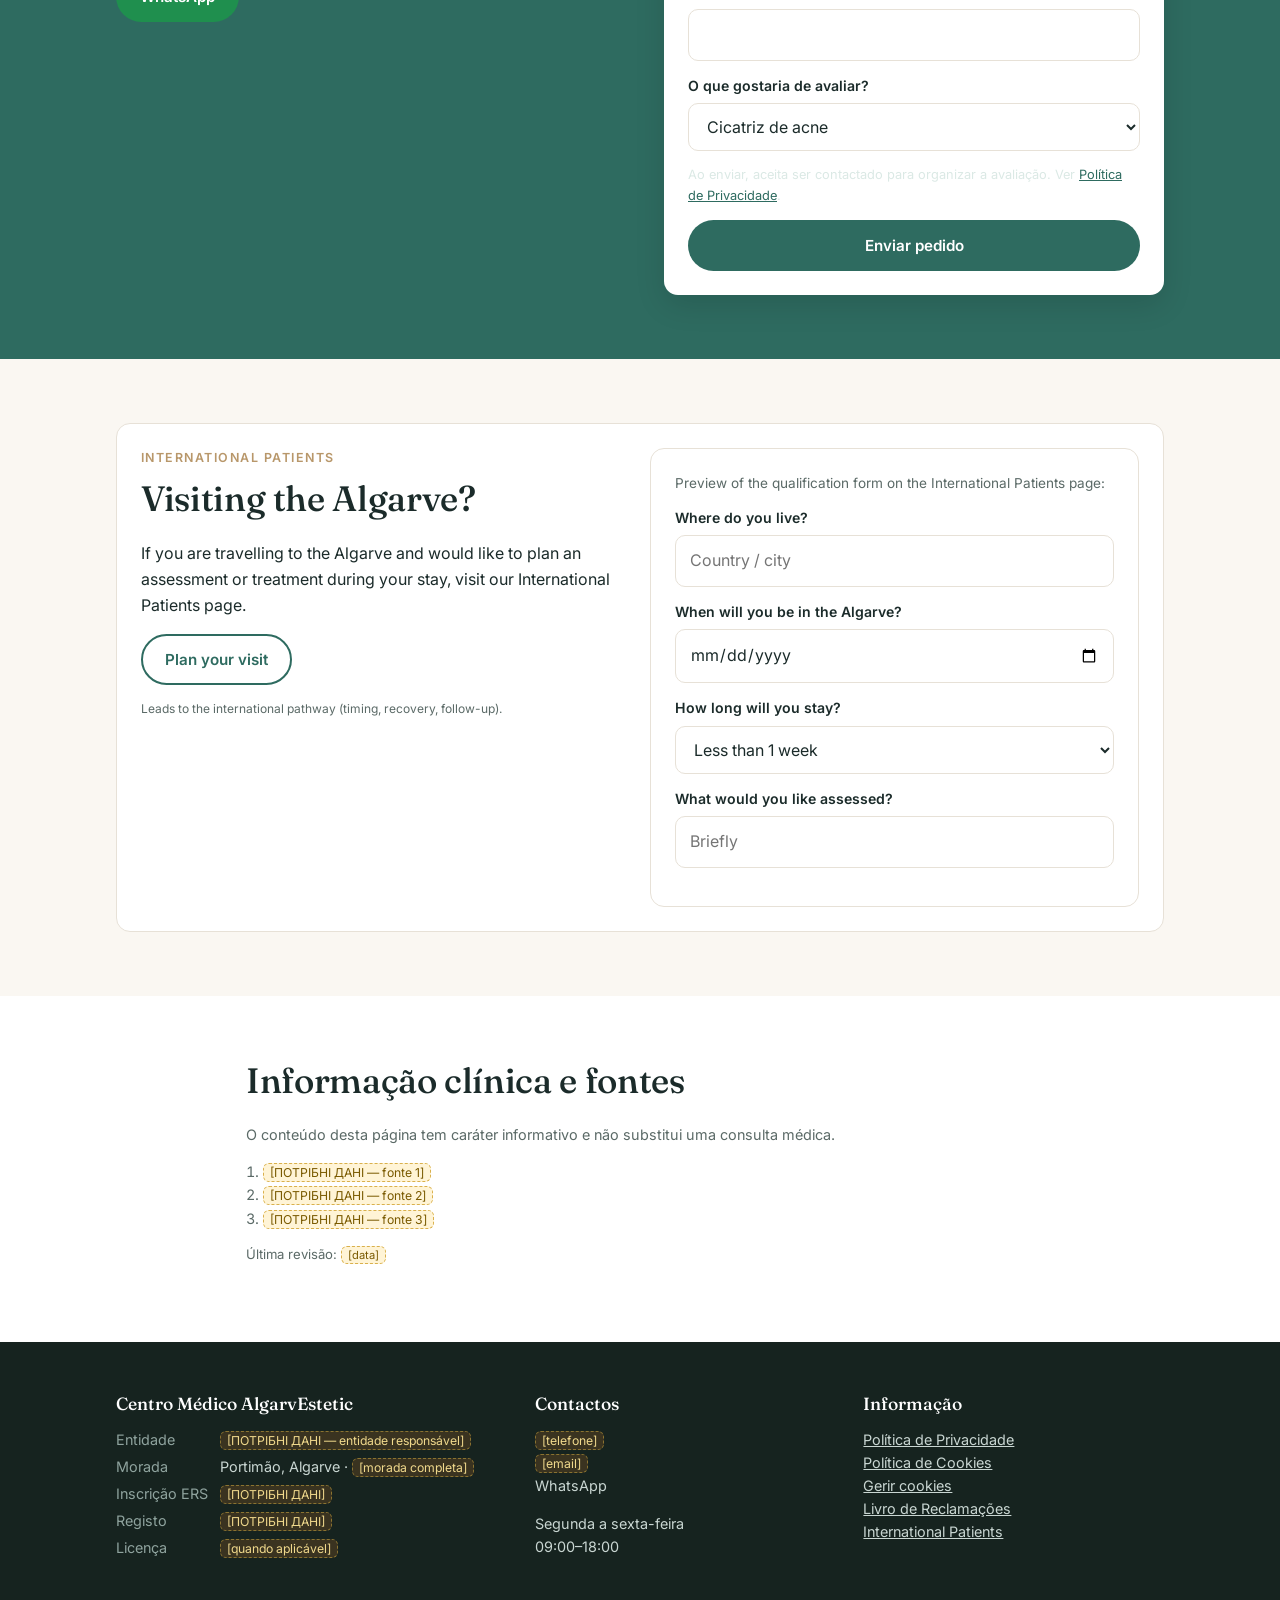
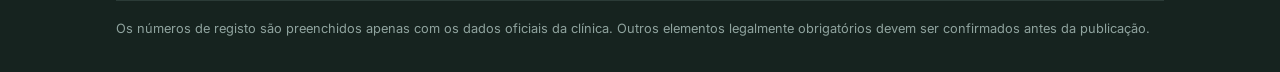
<file: prototype/tratamento-cicatrizes-algarve.html>
<!doctype html>
<html lang="pt">
<head>
<meta charset="utf-8">
<meta name="viewport" content="width=device-width, initial-scale=1">
<title>Tratamento de Cicatrizes Algarve | Acne, Cirurgia e Trauma</title>
<meta name="description" content="Tratamento de cicatrizes no Algarve: acne, cirúrgicas, traumáticas, hipertróficas e queloides. Primeiro classificamos a cicatriz, depois escolhemos a abordagem.">
<link rel="preconnect" href="https://fonts.googleapis.com">
<link rel="preconnect" href="https://fonts.gstatic.com" crossorigin>
<link href="https://fonts.googleapis.com/css2?family=Fraunces:opsz,wght@9..144,400;9..144,500;9..144,600&family=Inter:wght@400;500;600&display=swap" rel="stylesheet">
<!--
  PROTÓTIPO VISUAL — não é o site final. Gerado por prototype/build.mjs a partir de content/tratamento-cicatrizes-algarve.json.
  URL de produção previsto: /tratamento-cicatrizes-algarve/
  Cores, logótipo e imagens são marcadores de posição. [ПОТРІБНІ ДАНІ] = dados reais da clínica.
-->
<script type="application/ld+json">
{
  "@context": "https://schema.org",
  "@type": "FAQPage",
  "mainEntity": [
    {
      "@type": "Question",
      "name": "Dói?",
      "acceptedAnswer": {
        "@type": "Answer",
        "text": "Depende da técnica. Podem ser utilizadas anestesia tópica, infiltrativa ou bloqueios locais."
      }
    },
    {
      "@type": "Question",
      "name": "Quantas sessões?",
      "acceptedAnswer": {
        "@type": "Answer",
        "text": "Depende do tipo e extensão da cicatriz, técnica utilizada e resposta."
      }
    },
    {
      "@type": "Question",
      "name": "Qual o tempo de recuperação?",
      "acceptedAnswer": {
        "@type": "Answer",
        "text": "Depende do tratamento. Pode existir vermelhidão, edema, sensibilidade, crostas, descamação ou alterações temporárias da pigmentação."
      }
    },
    {
      "@type": "Question",
      "name": "CO₂ é melhor?",
      "acceptedAnswer": {
        "@type": "Answer",
        "text": "Não existe um tratamento universal. Mais agressivo não significa necessariamente melhor."
      }
    },
    {
      "@type": "Question",
      "name": "Queloide pode voltar?",
      "acceptedAnswer": {
        "@type": "Answer",
        "text": "Queloides têm risco de recorrência e exigem abordagem própria."
      }
    },
    {
      "@type": "Question",
      "name": "Quais são os riscos?",
      "acceptedAnswer": {
        "@type": "Answer",
        "text": "Dependem da técnica e podem incluir alterações da pigmentação, infeção, alterações da textura, cicatrização desfavorável ou recorrência."
      }
    }
  ]
}
</script>
<style>
:root{
  --bg:#faf7f2; --surface:#ffffff; --ink:#1b2b2a; --muted:#5b6a67; --line:#e7e1d7;
  --primary:#2e6b60; --primary-dark:#24564d; --on-primary:#ffffff;
  --accent:#b8976a; --soft:#eef3f1; --warn:#fbf2e9; --warn-line:#e9cfb3;
  --wa:#1f8f4e;
  --radius:14px; --maxw:1080px;
  --serif:"Fraunces", Georgia, serif; --sans:"Inter", system-ui, -apple-system, sans-serif;
}
*{box-sizing:border-box}
html{scroll-behavior:smooth}
body{margin:0;background:var(--bg);color:var(--ink);font:16px/1.6 var(--sans);-webkit-font-smoothing:antialiased}
a{color:var(--primary)}
h1,h2,h3{font-family:var(--serif);font-weight:500;line-height:1.2;margin:0 0 .6em;letter-spacing:-.01em}
h1{font-size:clamp(1.9rem,4.6vw,3rem)}
h2{font-size:clamp(1.5rem,3.2vw,2.2rem)}
h3{font-size:1.15rem;font-family:var(--sans);font-weight:600;letter-spacing:0}
p{margin:0 0 1em}
.container{max-width:var(--maxw);margin:0 auto;padding:0 16px}
.section{padding:64px 0}
.section.alt{background:var(--surface)}
.eyebrow{font-size:.78rem;font-weight:600;letter-spacing:.12em;text-transform:uppercase;color:var(--accent);margin-bottom:.8em}
.lead{font-size:1.08rem;color:var(--muted);max-width:62ch}
.muted{color:var(--muted)}
.placeholder-data{background:#fff4d6;border:1px dashed #d9b04c;color:#7a5a00;padding:1px 6px;border-radius:6px;font-size:.85em;overflow-wrap:anywhere}

/* Buttons */
.btn{display:inline-flex;align-items:center;justify-content:center;gap:.5em;padding:14px 22px;border-radius:999px;font:600 .95rem var(--sans);text-decoration:none;border:2px solid transparent;cursor:pointer;transition:background .2s,transform .1s;min-height:48px;text-align:center}
.btn:active{transform:translateY(1px)}
.btn-primary{background:var(--primary);color:var(--on-primary)}
.btn-primary:hover{background:var(--primary-dark)}
.btn-outline{background:transparent;border-color:var(--primary);color:var(--primary)}
.btn-outline:hover{background:var(--soft)}
.btn-wa{background:var(--wa);color:#fff}
.btn-row{display:flex;flex-wrap:wrap;gap:12px;margin-top:8px}

/* Header */
.site-header{position:sticky;top:0;z-index:40;background:rgba(250,247,242,.94);backdrop-filter:blur(8px);border-bottom:1px solid var(--line)}
.site-header .container{display:flex;align-items:center;justify-content:space-between;height:64px;gap:12px}
.logo{font-family:var(--serif);font-size:1.3rem;font-weight:600;color:var(--ink);text-decoration:none}
.logo span{color:var(--primary)}
.main-nav{display:none}
@media(min-width:1000px){
  .main-nav{display:flex;gap:22px;font-size:.9rem}
  .main-nav a{color:var(--muted);text-decoration:none}
  .main-nav a:hover{color:var(--ink)}
}
.header-right{display:flex;align-items:center;gap:14px}
.lang{font-size:.85rem;color:var(--muted);white-space:nowrap}
.lang b{color:var(--ink)}
.header-cta{padding:10px 18px;min-height:40px;font-size:.88rem}
@media(max-width:879px){.header-cta{display:none}}
.breadcrumbs{font-size:.82rem;color:var(--muted);padding:14px 0 0}
.breadcrumbs a{color:var(--muted);text-decoration:none}

/* Hero */
.hero{padding:28px 0 56px}
.hero-grid{display:grid;gap:28px;align-items:center}
.seo-h1{font:600 1rem/1.4 var(--sans);color:var(--primary);margin:0 0 .5em;letter-spacing:0}
.h1-sub{font-size:.88rem;color:var(--muted);margin:-.3em 0 .9em}
.hook{font-family:var(--serif);font-weight:500;font-size:clamp(1.9rem,4.6vw,3rem);line-height:1.2;letter-spacing:-.01em;margin:0 0 .5em}
.hero .microcopy{font-size:.88rem;color:var(--muted);margin-top:14px;display:flex;align-items:center;gap:8px}
.hero .microcopy::before{content:"";width:8px;height:8px;border-radius:50%;background:var(--primary);flex:none}
.visual{border-radius:var(--radius);background:linear-gradient(135deg,#dfe9e6,#efe6d8);min-height:240px;display:flex;align-items:flex-end;padding:16px;position:relative;overflow:hidden}
.visual::after{content:"";position:absolute;inset:0;background:radial-gradient(circle at 70% 30%,rgba(255,255,255,.55),transparent 60%)}
.visual-label{position:relative;z-index:1;background:rgba(255,255,255,.88);border-radius:10px;padding:10px 12px;font-size:.8rem;color:var(--muted);max-width:340px}
.visual-label b{color:var(--ink)}
@media(min-width:880px){
  .hero-grid{grid-template-columns:1.1fr .9fr}
  .visual{min-height:420px}
}

/* Chips (indicações) */
.chips{display:flex;flex-wrap:wrap;gap:10px;list-style:none;padding:0;margin:16px 0 0}
.chips li{background:var(--bg);border:1px solid var(--line);border-radius:999px;padding:10px 16px;font-weight:500}
.chips-note{margin:18px 0 0;color:var(--muted);max-width:70ch}

/* Blocos visíveis (pergunta | resposta) */
.qa{border-top:1px solid var(--line)}
.qa-row{display:grid;gap:10px;padding:32px 0;border-bottom:1px solid var(--line)}
.qa-row h2{font-size:clamp(1.35rem,2.6vw,1.75rem);margin:0}
.qa-row .answer{max-width:62ch}
.qa-row .answer p:last-child{margin-bottom:0}
@media(min-width:880px){.qa-row{grid-template-columns:340px 1fr;gap:48px}}
.short-answer{font-family:var(--serif);font-size:1.7rem;line-height:1.2;color:var(--primary);margin-bottom:.35em}
.answer-list{margin:0 0 1em;padding-left:1.2em}
.answer-list li{margin:.2em 0}
.know{list-style:none;margin:0;padding:0;display:grid;gap:10px}
.know li{display:flex;gap:14px;align-items:baseline;background:var(--surface);border:1px solid var(--line);border-radius:var(--radius);padding:14px 18px;font-weight:600}
.know .num{font-family:var(--serif);font-size:1.3rem;color:var(--accent);font-weight:500}

/* Mensagens-chave + CTA intermédio */
.keys{margin-top:32px;display:grid;gap:12px}
.callout{border-radius:var(--radius);padding:18px 20px}
.callout p{margin:0}
.callout.info{background:var(--soft);border-left:4px solid var(--primary);font-weight:600}
.mid-cta{margin-top:24px}

/* FAQ */
.faq{margin-top:22px;border-top:1px solid var(--line);max-width:820px}
.faq details{border-bottom:1px solid var(--line)}
.faq summary{cursor:pointer;list-style:none;padding:18px 36px 18px 0;font-weight:600;position:relative}
.faq summary::-webkit-details-marker{display:none}
.faq summary::after{content:"+";position:absolute;right:4px;top:50%;transform:translateY(-50%);font-size:1.4rem;color:var(--primary);font-weight:400}
.faq details[open] summary::after{content:"–"}
.faq .faq-a{padding:0 0 18px;color:var(--muted);max-width:70ch}
.faq .faq-a p:last-child,.faq .faq-a ul:last-child{margin-bottom:0}

/* Doctor */
.doctor{display:grid;gap:22px;align-items:center;background:var(--bg);border:1px solid var(--line);border-radius:var(--radius);padding:22px;margin-top:22px}
.doctor-photo{aspect-ratio:1;border-radius:12px;background:linear-gradient(135deg,#dfe9e6,#efe6d8);display:grid;place-items:center;color:var(--muted);font-size:.8rem;text-align:center;padding:10px;max-width:200px}
.doctor dl{margin:0;display:grid;gap:6px;min-width:0}
.doctor dt{font-size:.78rem;letter-spacing:.08em;text-transform:uppercase;color:var(--muted)}
.doctor dd{margin:0 0 8px;font-weight:500}
@media(min-width:700px){.doctor{grid-template-columns:200px 1fr}}

/* Price */
.price-box{background:var(--surface);border:2px dashed var(--warn-line);border-radius:var(--radius);padding:22px;margin-top:22px}
.price-box .status{display:inline-block;background:var(--warn);color:#8a5a22;font-weight:600;font-size:.8rem;padding:4px 10px;border-radius:999px;margin-bottom:10px}

/* CTA band + form */
.cta-band{background:var(--primary);color:var(--on-primary)}
.cta-band h2{color:#fff}
.cta-band p{color:#dbe9e5}
.form-card{background:var(--surface);color:var(--ink);border-radius:var(--radius);padding:24px;box-shadow:0 10px 30px rgba(0,0,0,.12)}
.form-card h3{font-family:var(--serif);font-weight:500;font-size:1.3rem}
.field{margin-bottom:14px}
.field label{display:block;font-size:.88rem;font-weight:600;margin-bottom:6px}
.field input,.field select{width:100%;padding:12px 14px;border:1px solid var(--line);border-radius:10px;font:inherit;background:#fff;color:var(--ink);min-height:48px}
.field input:focus,.field select:focus{outline:2px solid var(--primary);outline-offset:1px;border-color:transparent}
.consent-line{font-size:.8rem;color:var(--muted);margin:4px 0 14px}
.thanks{display:none;text-align:center;padding:16px 0}
.thanks .check{width:56px;height:56px;border-radius:50%;background:var(--soft);color:var(--primary);display:grid;place-items:center;margin:0 auto 12px;font-size:1.6rem}
.form-card.sent form{display:none}
.form-card.sent .thanks{display:block}
.cta-grid{display:grid;gap:28px;align-items:start}
@media(min-width:880px){.cta-grid{grid-template-columns:1fr 1fr;gap:48px}}

/* International */
.intl{background:var(--surface);border:1px solid var(--line);border-radius:var(--radius);padding:24px;display:grid;gap:20px}
@media(min-width:880px){.intl{grid-template-columns:1fr 1fr;align-items:start}}
.intl .lang-note{font-size:.75rem;color:var(--muted)}
.check-list{list-style:none;padding:0;margin:0 0 18px;display:grid;gap:8px}
.check-list li{padding-left:26px;position:relative}
.check-list li::before{content:"✓";position:absolute;left:0;color:var(--primary);font-weight:700}

/* Sources */
.sources{font-size:.9rem;color:var(--muted)}
.sources ol{padding-left:1.2em}

/* Home */
.home-hero h1{font-size:clamp(2rem,4.8vw,3.2rem)}
.areas{display:grid;gap:16px;grid-template-columns:repeat(auto-fit,minmax(280px,1fr));margin-top:24px}
.area{background:var(--surface);border:1px solid var(--line);border-radius:var(--radius);padding:24px;display:flex;flex-direction:column}
.area h3{font-family:var(--serif);font-weight:500;font-size:1.3rem;margin:0 0 .2em}
.area .area-sub{font-size:.85rem;color:var(--muted);margin:0 0 .6em}
.area .tags{font-size:.85rem;font-weight:600;color:var(--primary);margin:0 0 .7em}
.area p{color:var(--muted);font-size:.95rem}
.area .links{margin-top:auto;display:flex;flex-direction:column;gap:6px;padding-top:4px}
.area .links a{font-weight:600;text-decoration:none}
.area .links a::after{content:" →"}
.band{background:var(--soft);border-radius:var(--radius);padding:28px;display:grid;gap:16px;align-items:center}
.band h2{margin-bottom:.4em}
.band p:last-child{margin-bottom:0}
@media(min-width:880px){.band{grid-template-columns:1fr auto;gap:40px}}
.reasons{display:grid;gap:22px;grid-template-columns:repeat(auto-fit,minmax(220px,1fr));margin-top:24px}
.reason{border-top:3px solid var(--accent);padding-top:14px}
.reason h3{font-size:.85rem;letter-spacing:.08em;text-transform:uppercase;margin-bottom:.4em}
.reason p{margin:0;color:var(--muted)}
.team{display:grid;gap:16px;grid-template-columns:repeat(auto-fit,minmax(220px,1fr));margin:24px 0}
.member{background:var(--bg);border:1px solid var(--line);border-radius:var(--radius);padding:18px}
.member .doctor-photo{max-width:none;margin-bottom:12px}
.member dl{margin:0;display:grid;gap:2px}
.member dt{font-size:.75rem;letter-spacing:.08em;text-transform:uppercase;color:var(--muted);margin-top:6px}
.member dd{margin:0;min-width:0}
.location{display:grid;gap:24px}
@media(min-width:880px){.location{grid-template-columns:1fr 1.2fr;align-items:start}}
.map{border-radius:var(--radius);background:linear-gradient(135deg,#dfe9e6,#efe6d8);min-height:280px;display:grid;place-items:center;color:var(--muted);font-size:.9rem;text-align:center;padding:16px}
.info-list{margin:0 0 20px;display:grid;gap:12px}
.info-list dt{font-size:.78rem;letter-spacing:.08em;text-transform:uppercase;color:var(--muted)}
.info-list dd{margin:0;font-weight:500;min-width:0}

/* Footer */
.site-footer{background:#16231f;color:#c9d6d2;padding:48px 0 32px;font-size:.9rem}
.site-footer h4{color:#fff;font-family:var(--serif);font-weight:500;font-size:1.1rem;margin:0 0 10px}
.site-footer a{color:#c9d6d2}
.footer-grid{display:grid;gap:28px}
@media(min-width:700px){.footer-grid{grid-template-columns:1.3fr 1fr 1fr}}
.legal dl{margin:0;display:grid;grid-template-columns:auto 1fr;gap:4px 12px}
.legal dt{color:#8fa39e}
.legal dd{margin:0;min-width:0}
.site-footer .placeholder-data{background:#3a3320;border-color:#8a7330;color:#f0d98c}
.footer-bottom{border-top:1px solid #2b3b37;margin-top:28px;padding-top:18px;font-size:.8rem;color:#8fa39e}

/* Sticky mobile CTA */
.sticky-cta{position:fixed;left:0;right:0;bottom:0;z-index:50;display:flex;gap:8px;padding:8px 12px calc(8px + env(safe-area-inset-bottom));background:rgba(250,247,242,.97);border-top:1px solid var(--line);backdrop-filter:blur(8px)}
.sticky-cta .btn{flex:1;padding:10px 12px;min-height:44px;font-size:.9rem}
@media(min-width:880px){.sticky-cta{display:none}}
@media(max-width:879px){body{padding-bottom:72px}}

/* Cookie banner (RGPD) */
.cookie{position:fixed;left:12px;right:12px;bottom:84px;z-index:60;background:var(--ink);color:#e8efed;border-radius:var(--radius);padding:16px;box-shadow:0 10px 30px rgba(0,0,0,.25);max-width:520px;font-size:.88rem}
.cookie p{margin:0 0 12px}
.cookie .btn{padding:8px 14px;min-height:40px;font-size:.85rem}
.cookie .btn-outline{border-color:#9fb3ae;color:#e8efed}
.cookie .btn-outline:hover{background:rgba(255,255,255,.08)}
.cookie[hidden]{display:none}
@media(min-width:880px){.cookie{bottom:20px;left:20px;right:auto}}

.proto-badge{position:fixed;top:72px;right:12px;z-index:30;background:#fff4d6;color:#7a5a00;border:1px dashed #d9b04c;font-size:.72rem;font-weight:600;padding:4px 10px;border-radius:999px}
</style>
</head>
<body>

<div class="proto-badge" aria-hidden="true">PROTÓTIPO</div>

<header class="site-header">
  <div class="container">
    <a class="logo" href="index.html">Algarv<span>Estetic</span></a>
    <nav class="main-nav" aria-label="Principal">
      <a href="index.html#areas">Áreas</a><a href="index.html#international">International patients</a><a href="index.html#equipa">Equipa</a><a href="index.html#contactos">Contactos</a>
    </nav>
    <div class="header-right">
      <span class="lang"><b>PT</b> · EN</span>
      <a class="btn btn-primary header-cta" href="#avaliar" data-cta="header_marcar">Marcar avaliação</a>
    </div>
  </div>
</header>

<main>
  <div class="container">
    <nav class="breadcrumbs" aria-label="breadcrumb"><a href="index.html">Home</a> › Tratamento de Cicatrizes</nav>
  </div>

  <!-- HERO -->
  <section class="hero" id="hero">
    <div class="container hero-grid">
      <div>
        <h1 class="seo-h1">Tratamento de Cicatrizes no Algarve</h1>
        
        <p class="hook">A cicatriz ficou funda, elevada, irregular ou continua a incomodar?</p>
        <p class="lead">Cicatrizes podem ser deprimidas, elevadas, espessas, aderentes ou apresentar alterações de cor.</p>
        <p class="lead">Cicatrizes diferentes precisam de abordagens diferentes.</p>
        <div class="btn-row">
          <a class="btn btn-primary" href="#avaliar" data-cta="hero_avaliar">Avaliar a minha cicatriz</a>
          <a class="btn btn-wa" href="#" data-cta="hero_whatsapp" data-wa>WhatsApp</a>
        </div>
        <div class="microcopy">Avaliação médica antes de escolher a técnica.</div>
      </div>
      <div class="visual" role="img" aria-label="Espaço para imagem">
        <div class="visual-label"><b>Imagem:</b> médico a observar uma cicatriz em consulta, ou textura de pele em grande plano (com consentimento). Não usar modelo genérico.</div>
      </div>
    </div>
  </section>

  <!-- INDICAÇÕES -->
  <section class="section alt" id="indicacoes">
    <div class="container">
      <h2>Avaliamos:</h2>
      <ul class="chips"><li>Cicatrizes de acne</li><li>Cirúrgicas</li><li>Traumáticas</li><li>Hipertróficas</li><li>Queloides</li></ul>
      
    </div>
  </section>

  <!-- VISIBLE -->
  <section class="section" id="informacao">
    <div class="container">
      <div class="qa">
        <div class="qa-row" id="tratamentos">
          <h2>Como podem ser tratadas?</h2>
          <div class="answer">
            <p>Dependendo da cicatriz, podem ser consideradas diferentes técnicas, incluindo Laser CO₂, radiofrequência microagulhada, microneedling, tratamentos injetáveis ou correção cirúrgica, isoladamente ou em combinação.</p>
          </div>
        </div>
        <div class="qa-row" id="desaparece">
          <h2>A cicatriz desaparece?</h2>
          <div class="answer">
            <div class="short-answer">Não podemos prometer isso.</div>
            <p>O objetivo é melhorar características como profundidade, relevo, textura, espessura ou aderência.</p>
          </div>
        </div>
        <div class="qa-row" id="antigas">
          <h2>Cicatrizes antigas?</h2>
          <div class="answer">
            <p>Também podem ser avaliadas. A idade da cicatriz é apenas um dos fatores considerados.</p>
          </div>
        </div>
      </div>
      <div class="keys"><div class="callout info"><p>Primeiro classificamos a cicatriz. Depois escolhemos a abordagem.</p></div></div>
      <div class="mid-cta"><a class="btn btn-primary" href="#avaliar" data-cta="mid_avaliar">Avaliar a minha cicatriz</a></div>
    </div>
  </section>

  <!-- FAQ -->
  <section class="section alt" id="faq">
    <div class="container">
      <h2>Perguntas frequentes</h2>
      <div class="faq">
        <details><summary>Dói?</summary><div class="faq-a"><p>Depende da técnica. Podem ser utilizadas anestesia tópica, infiltrativa ou bloqueios locais.</p></div></details>
        <details><summary>Quantas sessões?</summary><div class="faq-a"><p>Depende do tipo e extensão da cicatriz, técnica utilizada e resposta.</p></div></details>
        <details><summary>Qual o tempo de recuperação?</summary><div class="faq-a"><p>Depende do tratamento. Pode existir vermelhidão, edema, sensibilidade, crostas, descamação ou alterações temporárias da pigmentação.</p></div></details>
        <details><summary>CO₂ é melhor?</summary><div class="faq-a"><p>Não existe um tratamento universal. Mais agressivo não significa necessariamente melhor.</p></div></details>
        <details><summary>Queloide pode voltar?</summary><div class="faq-a"><p>Queloides têm risco de recorrência e exigem abordagem própria.</p></div></details>
        <details><summary>Quais são os riscos?</summary><div class="faq-a"><p>Dependem da técnica e podem incluir alterações da pigmentação, infeção, alterações da textura, cicatrização desfavorável ou recorrência.</p></div></details>
      </div>
    </div>
  </section>

  <section class="section alt" id="medico">
    <div class="container">
      <h2>Quem realiza a avaliação</h2>
      <div class="doctor">
        <div class="doctor-photo">Foto real do médico</div>
        <dl>
          <dt>Nome completo</dt><dd><span class="placeholder-data">[ПОТРІБНІ ДАНІ]</span></dd>
          <dt>Qualificação profissional</dt><dd><span class="placeholder-data">[ПОТРІБНІ ДАНІ — só qualificações reais e reconhecidas]</span></dd>
          <dt>Cédula profissional</dt><dd><span class="placeholder-data">[ПОТРІБНІ ДАНІ]</span></dd>
        </dl>
      </div>
    </div>
  </section>

  <section class="section" id="preco">
    <div class="container" style="max-width:780px">
      <h2>Preço</h2>
      <div class="price-box">
        <span class="status">Não publicar até decisão da administração</span>
        <p><strong>Tratamento de Cicatrizes — desde €<span class="placeholder-data">___</span></strong></p>
        <p class="muted">O valor é definido após avaliação, de acordo com o caso.</p>
        <p style="margin:0;font-size:.9rem">A definir: preço da avaliação · preço mínimo real · o que está incluído · o que pode ter custo adicional.</p>
      </div>
    </div>
  </section>

  <!-- CTA FINAL + FORM -->
  <section class="section cta-band" id="avaliar">
    <div class="container cta-grid">
      <div>
        <h2>Qual tratamento preciso?</h2>
        <p>Não precisa de escolher a tecnologia.</p>
        <p>Primeiro classificamos a cicatriz. Depois construímos o plano.</p>
        <div class="btn-row"><a class="btn btn-wa" href="#" data-cta="cta_whatsapp" data-wa>WhatsApp</a></div>
      </div>
      <div class="form-card" id="lead-card">
        <form id="lead-form" novalidate>
          <h3>Avaliar a minha cicatriz</h3>
          <div class="field"><label for="f-nome">Nome</label><input id="f-nome" name="nome" autocomplete="name" required></div>
          <div class="field"><label for="f-contacto">Telefone ou email</label><input id="f-contacto" name="contacto" autocomplete="tel" required></div>
          <div class="field"><label for="f-zona">O que gostaria de avaliar?</label>
            <select id="f-zona" name="zona"><option>Cicatriz de acne</option><option>Cicatriz cirúrgica</option><option>Cicatriz traumática</option><option>Cicatriz elevada ou queloide</option><option>Não tenho a certeza</option></select>
          </div>
          <input type="hidden" name="lead_id" id="f-lead">
          <input type="hidden" name="page" value="tratamento-cicatrizes-algarve">
          <p class="consent-line">Ao enviar, aceita ser contactado para organizar a avaliação. Ver <a href="#">Política de Privacidade</a>.</p>
          <button class="btn btn-primary" type="submit" style="width:100%">Enviar pedido</button>
        </form>
        <div class="thanks" role="status" aria-live="polite">
          <div class="check">✓</div>
          <h3>Pedido recebido.</h3>
          <p class="muted">Entraremos em contacto para organizar a avaliação.</p>
        </div>
      </div>
    </div>
  </section>

  <section class="section" id="international" lang="en">
    <div class="container">
      <div class="intl">
        <div>
          <div class="eyebrow">International patients</div>
          <h2>Visiting the Algarve?</h2>
          <p>If you are travelling to the Algarve and would like to plan an assessment or treatment during your stay, visit our International Patients page.</p>
          <a class="btn btn-outline" href="#" data-cta="intl_plan">Plan your visit</a>
          <p class="lang-note" style="margin-top:14px">Leads to the international pathway (timing, recovery, follow-up).</p>
        </div>
        <form class="form-card" style="box-shadow:none;border:1px solid var(--line)" onsubmit="return false">
          <p class="muted" style="font-size:.85rem;margin-bottom:12px">Preview of the qualification form on the International Patients page:</p>
          <div class="field"><label>Where do you live?</label><input placeholder="Country / city"></div>
          <div class="field"><label>When will you be in the Algarve?</label><input type="date"></div>
          <div class="field"><label>How long will you stay?</label><select><option>Less than 1 week</option><option>1–2 weeks</option><option>More than 2 weeks</option></select></div>
          <div class="field"><label>What would you like assessed?</label><input placeholder="Briefly"></div>
        </form>
      </div>
    </div>
  </section>

  <section class="section alt" id="fontes">
    <div class="container sources" style="max-width:820px">
      <h2 style="color:var(--ink)">Informação clínica e fontes</h2>
      <p>O conteúdo desta página tem caráter informativo e não substitui uma consulta médica.</p>
      <ol>
        <li><span class="placeholder-data">[ПОТРІБНІ ДАНІ — fonte 1]</span></li>
        <li><span class="placeholder-data">[ПОТРІБНІ ДАНІ — fonte 2]</span></li>
        <li><span class="placeholder-data">[ПОТРІБНІ ДАНІ — fonte 3]</span></li>
      </ol>
      <p style="font-size:.82rem">Última revisão: <span class="placeholder-data">[data]</span></p>
    </div>
  </section>
</main>

<footer class="site-footer">
  <div class="container">
    <div class="footer-grid">
      <div class="legal">
        <h4>Centro Médico AlgarvEstetic</h4>
        <dl>
          <dt>Entidade</dt><dd><span class="placeholder-data">[ПОТРІБНІ ДАНІ — entidade responsável]</span></dd>
          <dt>Morada</dt><dd>Portimão, Algarve · <span class="placeholder-data">[morada completa]</span></dd>
          <dt>Inscrição ERS</dt><dd><span class="placeholder-data">[ПОТРІБНІ ДАНІ]</span></dd>
          <dt>Registo</dt><dd><span class="placeholder-data">[ПОТРІБНІ ДАНІ]</span></dd>
          <dt>Licença</dt><dd><span class="placeholder-data">[quando aplicável]</span></dd>
        </dl>
      </div>
      <div>
        <h4>Contactos</h4>
        <p><span class="placeholder-data">[telefone]</span><br><span class="placeholder-data">[email]</span><br>WhatsApp</p>
        <p>Segunda a sexta-feira<br>09:00–18:00</p>
      </div>
      <div>
        <h4>Informação</h4>
        <p><a href="#">Política de Privacidade</a><br><a href="#">Política de Cookies</a><br><a href="#" id="manage-cookies">Gerir cookies</a><br><a href="https://www.livroreclamacoes.pt" target="_blank" rel="noopener">Livro de Reclamações</a><br><a href="index.html#international">International Patients</a></p>
      </div>
    </div>
    <div class="footer-bottom">Os números de registo são preenchidos apenas com os dados oficiais da clínica. Outros elementos legalmente obrigatórios devem ser confirmados antes da publicação.</div>
  </div>
</footer>

<!-- Sticky CTA mobile -->
<div class="sticky-cta">
  <a class="btn btn-primary" href="#avaliar" data-cta="sticky_marcar">Marcar</a>
  <a class="btn btn-wa" href="#" data-cta="sticky_whatsapp" data-wa>WhatsApp</a>
</div>

<!-- RGPD cookie consent -->
<div class="cookie" id="cookie" hidden>
  <p>Usamos cookies de medição apenas com o seu consentimento, para perceber que páginas ajudam os pacientes a chegar à avaliação.</p>
  <div class="btn-row" style="margin:0">
    <button class="btn btn-primary" data-consent="granted">Aceitar</button>
    <button class="btn btn-outline" data-consent="denied">Recusar</button>
  </div>
</div>

<script>window.PAGE = {"slug":"tratamento-cicatrizes-algarve","leadPrefix":"cic","whatsappText":"Olá, gostaria de avaliar uma cicatriz."};</script>
<script>
(() => {
  const P = window.PAGE;

  // lead_id: liga o pedido do site às etapas offline (Marcação → Compareceu → Procedimento → Receita).
  const leadId = P.leadPrefix + '-' + Date.now().toString(36) + '-' + Math.random().toString(36).slice(2, 7);
  document.getElementById('f-lead').value = leadId;

  // Consentimento RGPD: nenhum evento de medição é enviado antes de "Aceitar".
  let consent = null;
  try { consent = localStorage.getItem('consent'); } catch (e) {}
  const cookie = document.getElementById('cookie');
  if (!consent) cookie.hidden = false;
  cookie.addEventListener('click', e => {
    const v = e.target.dataset.consent; if (!v) return;
    consent = v; try { localStorage.setItem('consent', v); } catch (e) {}
    cookie.hidden = true;
  });
  document.getElementById('manage-cookies').addEventListener('click', e => { e.preventDefault(); cookie.hidden = false; });

  function track(event, params) {
    if (consent !== 'granted') return;            // Consent Mode: sem consentimento, nada é enviado
    // Produção: gtag('event', event, params) + Meta Pixel/CAPI com o mesmo event_id
    console.log('[track]', event, params);
  }

  document.querySelectorAll('[data-cta]').forEach(el =>
    el.addEventListener('click', () => track('cta_click', { page: P.slug, cta: el.dataset.cta, lead_id: leadId })));

  // WhatsApp com lead_id na mensagem pré-preenchida
  const waText = encodeURIComponent(P.whatsappText + ' (ref: ' + leadId + ')');
  document.querySelectorAll('[data-wa]').forEach(a => {
    a.href = 'https://wa.me/?text=' + waText;    // [ПОТРІБНІ ДАНІ]: número da clínica
    a.target = '_blank'; a.rel = 'noopener';
  });

  // Formulário curto → ecrã "Pedido recebido" + conversion event
  document.getElementById('lead-form').addEventListener('submit', e => {
    e.preventDefault();
    const f = e.target;
    if (!f.nome.value.trim() || !f.contacto.value.trim()) { f.reportValidity(); return; }
    track('generate_lead', { page: P.slug, zona: f.zona ? f.zona.value : undefined, lead_id: leadId });
    document.getElementById('lead-card').classList.add('sent');
  });
})();
</script>
</body>
</html>
</file>
